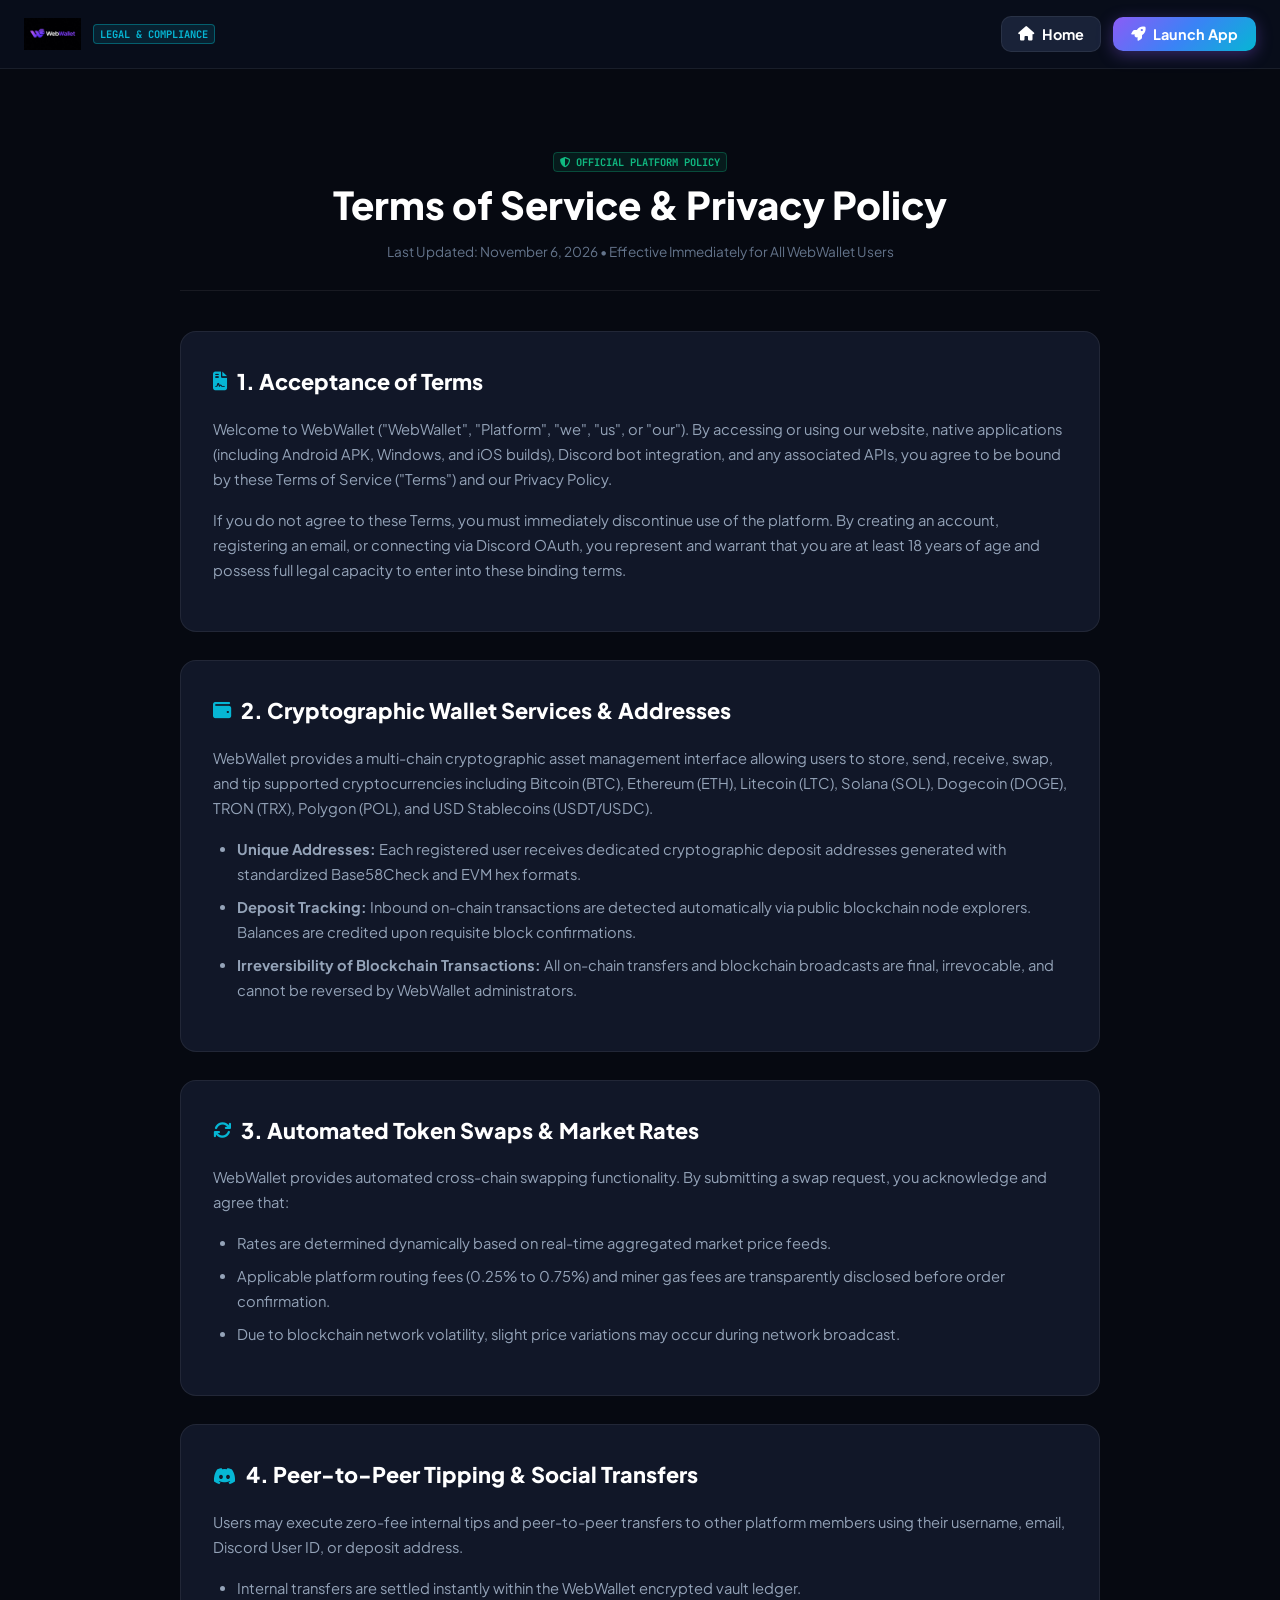
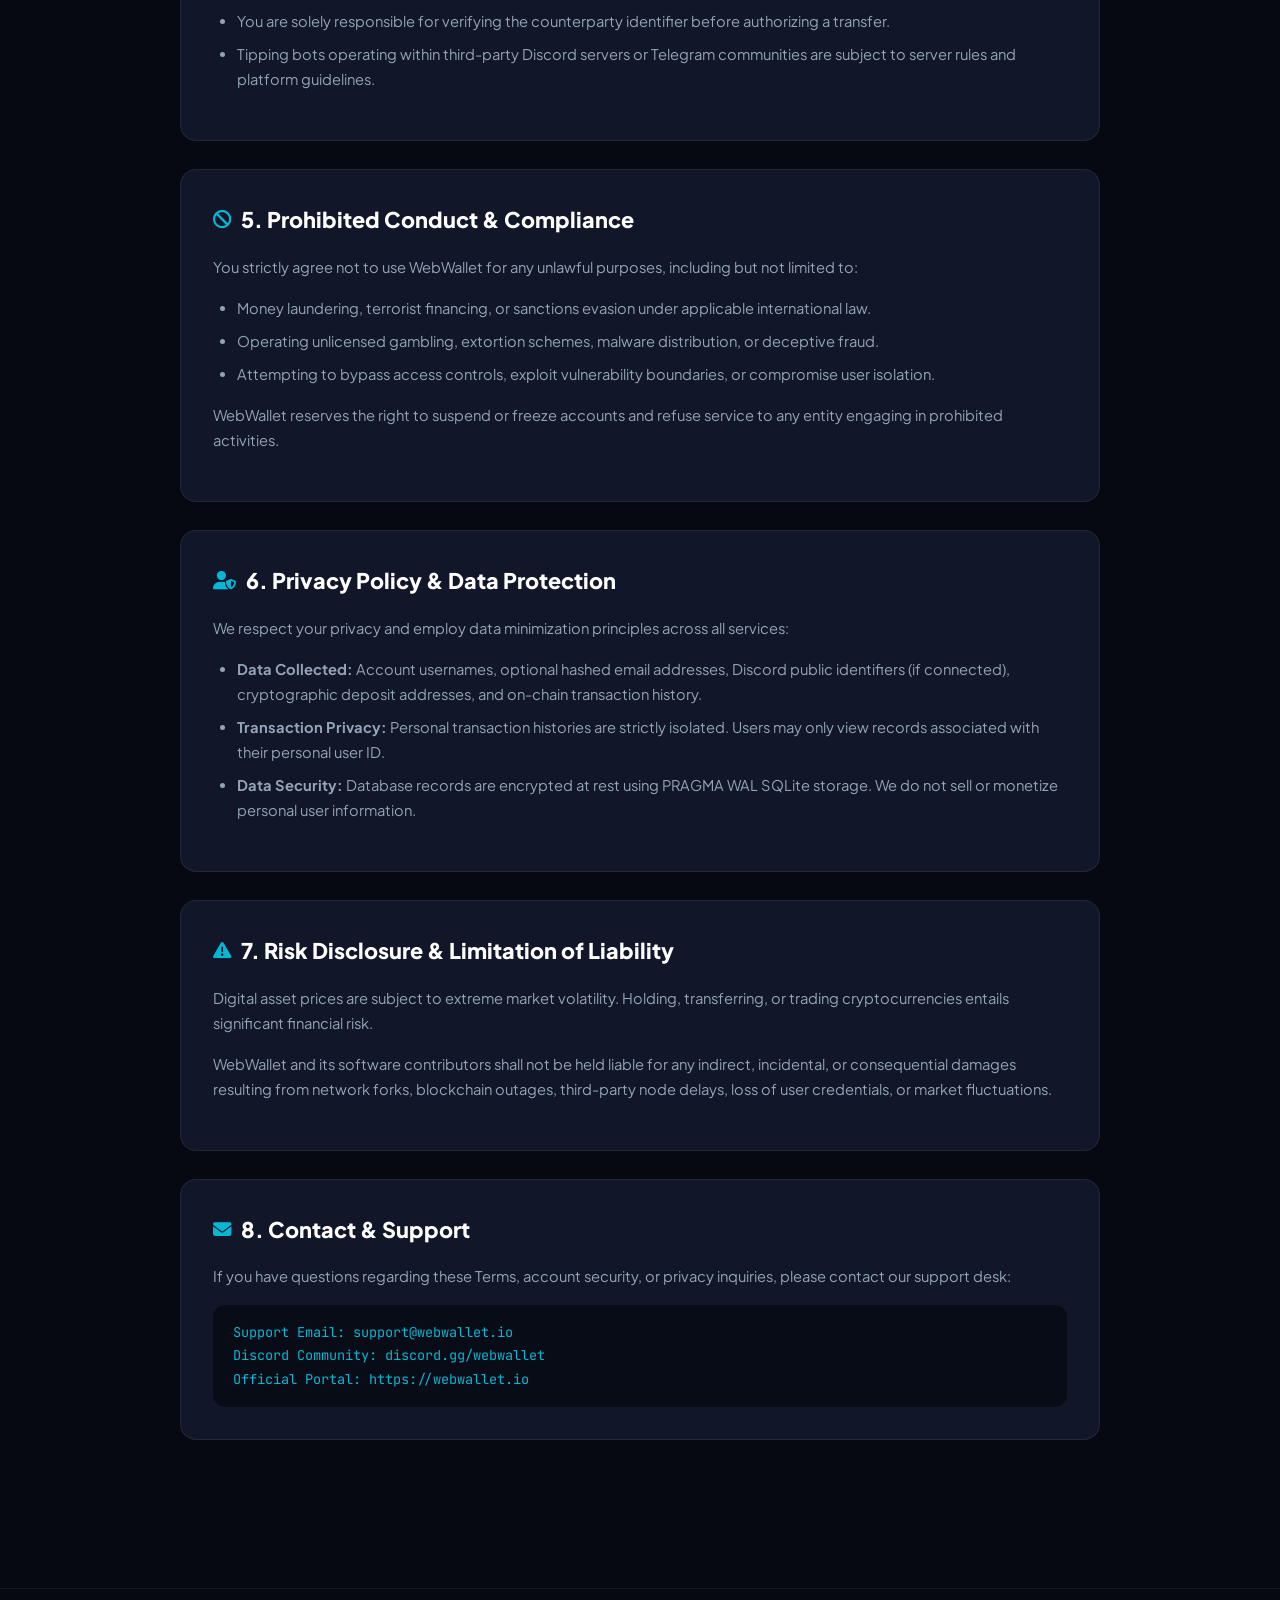
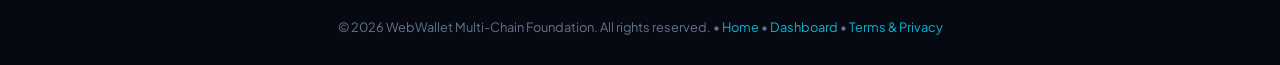
<file: templates/terms.html>
<!DOCTYPE html>
<html lang="en">
<head>
  <meta charset="UTF-8">
  <meta name="viewport" content="width=device-width, initial-scale=1.0">
  <title>Terms of Service &amp; Privacy Policy | WebWallet</title>
  <link rel="icon" href="/static/images/webwallet_icon.jpg">
  <link rel="stylesheet" href="/static/css/webwallet.css?v=2.7.4">
  <link rel="stylesheet" href="https://cdnjs.cloudflare.com/ajax/libs/font-awesome/6.4.0/css/all.min.css">
  <style>
    .legal-container {
      max-width: 960px;
      margin: 40px auto;
      padding: 0 20px 80px;
    }
    .legal-header {
      text-align: center;
      padding: 40px 0 30px;
      border-bottom: 1px solid var(--border-subtle);
      margin-bottom: 40px;
    }
    .legal-section {
      background: var(--bg-card);
      border: 1px solid var(--border-subtle);
      border-radius: 16px;
      padding: 32px;
      margin-bottom: 28px;
      line-height: 1.7;
    }
    .legal-section h2 {
      font-size: 1.35rem;
      font-weight: 800;
      color: #fff;
      margin-top: 0;
      margin-bottom: 16px;
      display: flex;
      align-items: center;
      gap: 10px;
    }
    .legal-section h2 i {
      color: var(--accent-cyan);
      font-size: 1.15rem;
    }
    .legal-section p {
      color: var(--text-secondary);
      font-size: 0.92rem;
      margin-bottom: 16px;
    }
    .legal-section ul {
      color: var(--text-secondary);
      font-size: 0.92rem;
      padding-left: 24px;
      margin-bottom: 16px;
    }
    .legal-section li {
      margin-bottom: 8px;
    }
    .legal-nav-bar {
      display: flex;
      justify-content: space-between;
      align-items: center;
      padding: 16px 24px;
      background: rgba(10, 15, 29, 0.85);
      backdrop-filter: blur(12px);
      -webkit-backdrop-filter: blur(12px);
      border-bottom: 1px solid var(--border-subtle);
      position: sticky;
      top: 0;
      z-index: 100;
    }

    @media (max-width: 768px) {
      .legal-container {
        margin: 20px auto;
        padding: 0 14px 60px;
      }
      .legal-section {
        padding: 20px 16px;
        border-radius: 12px;
      }
      .legal-header h1 {
        font-size: 1.8rem !important;
      }
      .legal-nav-bar {
        padding: 12px 14px;
      }
    }
  </style>
</head>
<body style="background:var(--bg-base); color:var(--text-main); font-family:var(--font-sans); display:block; width:100%; min-height:100vh; margin:0; padding:0;">

  <!-- Sticky Navbar -->
  <header class="legal-nav-bar">
    <div style="display:flex; align-items:center; gap:12px; cursor:pointer;" onclick="window.location.href='/'">
      <img src="/static/images/webwallet_logo.jpg" alt="WebWallet" style="height:32px; object-fit:contain;">
      <span class="brand-badge" style="color:var(--accent-cyan); border-color:rgba(0,242,254,0.3);">LEGAL &amp; COMPLIANCE</span>
    </div>
    <div style="display:flex; align-items:center; gap:12px;">
      <a href="/" class="btn-action" style="padding:8px 16px; text-decoration:none;"><i class="fa-solid fa-house"></i> Home</a>
      <a href="/app" class="btn-action primary" style="padding:8px 18px; text-decoration:none;"><i class="fa-solid fa-rocket"></i> Launch App</a>
    </div>
  </header>

  <div class="legal-container">
    <div class="legal-header">
      <span class="brand-badge" style="color:var(--accent-emerald); border-color:rgba(16,185,129,0.3); background:rgba(16,185,129,0.1); margin-bottom:12px;">
        <i class="fa-solid fa-shield-halved"></i> OFFICIAL PLATFORM POLICY
      </span>
      <h1 style="font-size:2.4rem; font-weight:800; margin:10px 0 14px; color:#fff;">Terms of Service &amp; Privacy Policy</h1>
      <div style="color:var(--text-muted); font-size:0.85rem;">
        Last Updated: November 6, 2026 • Effective Immediately for All WebWallet Users
      </div>
    </div>

    <!-- Section 1 -->
    <div class="legal-section">
      <h2><i class="fa-solid fa-file-contract"></i> 1. Acceptance of Terms</h2>
      <p>
        Welcome to WebWallet ("WebWallet", "Platform", "we", "us", or "our"). By accessing or using our website, native applications (including Android APK, Windows, and iOS builds), Discord bot integration, and any associated APIs, you agree to be bound by these Terms of Service ("Terms") and our Privacy Policy.
      </p>
      <p>
        If you do not agree to these Terms, you must immediately discontinue use of the platform. By creating an account, registering an email, or connecting via Discord OAuth, you represent and warrant that you are at least 18 years of age and possess full legal capacity to enter into these binding terms.
      </p>
    </div>

    <!-- Section 2 -->
    <div class="legal-section">
      <h2><i class="fa-solid fa-wallet"></i> 2. Cryptographic Wallet Services &amp; Addresses</h2>
      <p>
        WebWallet provides a multi-chain cryptographic asset management interface allowing users to store, send, receive, swap, and tip supported cryptocurrencies including Bitcoin (BTC), Ethereum (ETH), Litecoin (LTC), Solana (SOL), Dogecoin (DOGE), TRON (TRX), Polygon (POL), and USD Stablecoins (USDT/USDC).
      </p>
      <ul>
        <li><strong>Unique Addresses:</strong> Each registered user receives dedicated cryptographic deposit addresses generated with standardized Base58Check and EVM hex formats.</li>
        <li><strong>Deposit Tracking:</strong> Inbound on-chain transactions are detected automatically via public blockchain node explorers. Balances are credited upon requisite block confirmations.</li>
        <li><strong>Irreversibility of Blockchain Transactions:</strong> All on-chain transfers and blockchain broadcasts are final, irrevocable, and cannot be reversed by WebWallet administrators.</li>
      </ul>
    </div>

    <!-- Section 3 -->
    <div class="legal-section">
      <h2><i class="fa-solid fa-arrows-rotate"></i> 3. Automated Token Swaps &amp; Market Rates</h2>
      <p>
        WebWallet provides automated cross-chain swapping functionality. By submitting a swap request, you acknowledge and agree that:
      </p>
      <ul>
        <li>Rates are determined dynamically based on real-time aggregated market price feeds.</li>
        <li>Applicable platform routing fees (0.25% to 0.75%) and miner gas fees are transparently disclosed before order confirmation.</li>
        <li>Due to blockchain network volatility, slight price variations may occur during network broadcast.</li>
      </ul>
    </div>

    <!-- Section 4 -->
    <div class="legal-section">
      <h2><i class="fa-brands fa-discord"></i> 4. Peer-to-Peer Tipping &amp; Social Transfers</h2>
      <p>
        Users may execute zero-fee internal tips and peer-to-peer transfers to other platform members using their username, email, Discord User ID, or deposit address.
      </p>
      <ul>
        <li>Internal transfers are settled instantly within the WebWallet encrypted vault ledger.</li>
        <li>You are solely responsible for verifying the counterparty identifier before authorizing a transfer.</li>
        <li>Tipping bots operating within third-party Discord servers or Telegram communities are subject to server rules and platform guidelines.</li>
      </ul>
    </div>

    <!-- Section 5 -->
    <div class="legal-section">
      <h2><i class="fa-solid fa-ban"></i> 5. Prohibited Conduct &amp; Compliance</h2>
      <p>
        You strictly agree not to use WebWallet for any unlawful purposes, including but not limited to:
      </p>
      <ul>
        <li>Money laundering, terrorist financing, or sanctions evasion under applicable international law.</li>
        <li>Operating unlicensed gambling, extortion schemes, malware distribution, or deceptive fraud.</li>
        <li>Attempting to bypass access controls, exploit vulnerability boundaries, or compromise user isolation.</li>
      </ul>
      <p>
        WebWallet reserves the right to suspend or freeze accounts and refuse service to any entity engaging in prohibited activities.
      </p>
    </div>

    <!-- Section 6 -->
    <div class="legal-section" id="privacy">
      <h2><i class="fa-solid fa-user-shield"></i> 6. Privacy Policy &amp; Data Protection</h2>
      <p>
        We respect your privacy and employ data minimization principles across all services:
      </p>
      <ul>
        <li><strong>Data Collected:</strong> Account usernames, optional hashed email addresses, Discord public identifiers (if connected), cryptographic deposit addresses, and on-chain transaction history.</li>
        <li><strong>Transaction Privacy:</strong> Personal transaction histories are strictly isolated. Users may only view records associated with their personal user ID.</li>
        <li><strong>Data Security:</strong> Database records are encrypted at rest using PRAGMA WAL SQLite storage. We do not sell or monetize personal user information.</li>
      </ul>
    </div>

    <!-- Section 7 -->
    <div class="legal-section">
      <h2><i class="fa-solid fa-triangle-exclamation"></i> 7. Risk Disclosure &amp; Limitation of Liability</h2>
      <p>
        Digital asset prices are subject to extreme market volatility. Holding, transferring, or trading cryptocurrencies entails significant financial risk.
      </p>
      <p>
        WebWallet and its software contributors shall not be held liable for any indirect, incidental, or consequential damages resulting from network forks, blockchain outages, third-party node delays, loss of user credentials, or market fluctuations.
      </p>
    </div>

    <!-- Section 8 -->
    <div class="legal-section">
      <h2><i class="fa-solid fa-envelope"></i> 8. Contact &amp; Support</h2>
      <p>
        If you have questions regarding these Terms, account security, or privacy inquiries, please contact our support desk:
      </p>
      <div style="background:var(--bg-input); padding:16px 20px; border-radius:12px; font-family:var(--font-mono); font-size:0.85rem; color:var(--accent-cyan);">
        Support Email: support@webwallet.io<br>
        Discord Community: discord.gg/webwallet<br>
        Official Portal: https://webwallet.io
      </div>
    </div>
  </div>

  <footer style="text-align:center; padding:30px 20px; border-top:1px solid var(--border-subtle); color:var(--text-muted); font-size:0.8rem;">
    &copy; 2026 WebWallet Multi-Chain Foundation. All rights reserved. • <a href="/" style="color:var(--accent-cyan); text-decoration:none;">Home</a> • <a href="/app" style="color:var(--accent-cyan); text-decoration:none;">Dashboard</a> • <a href="/terms" style="color:var(--accent-cyan); text-decoration:none;">Terms &amp; Privacy</a>
  </footer>

</body>
</html>
</file>
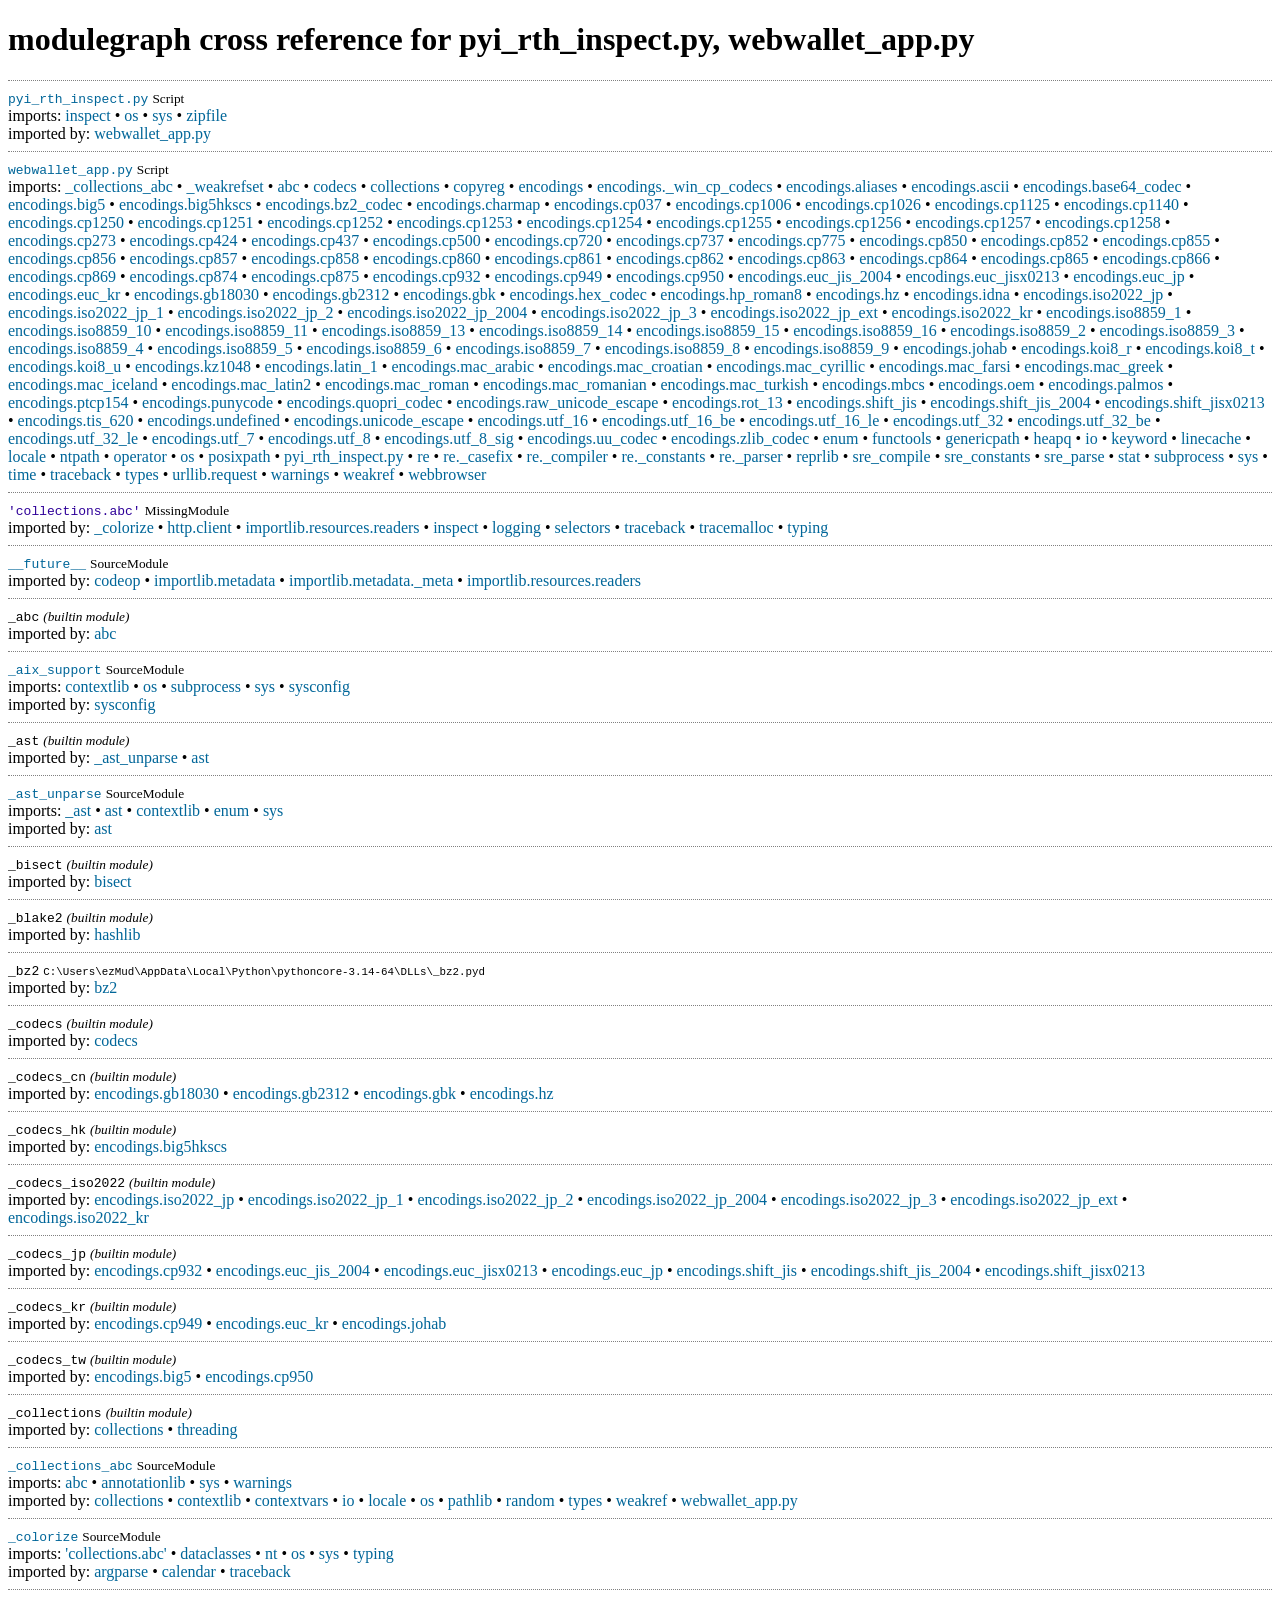
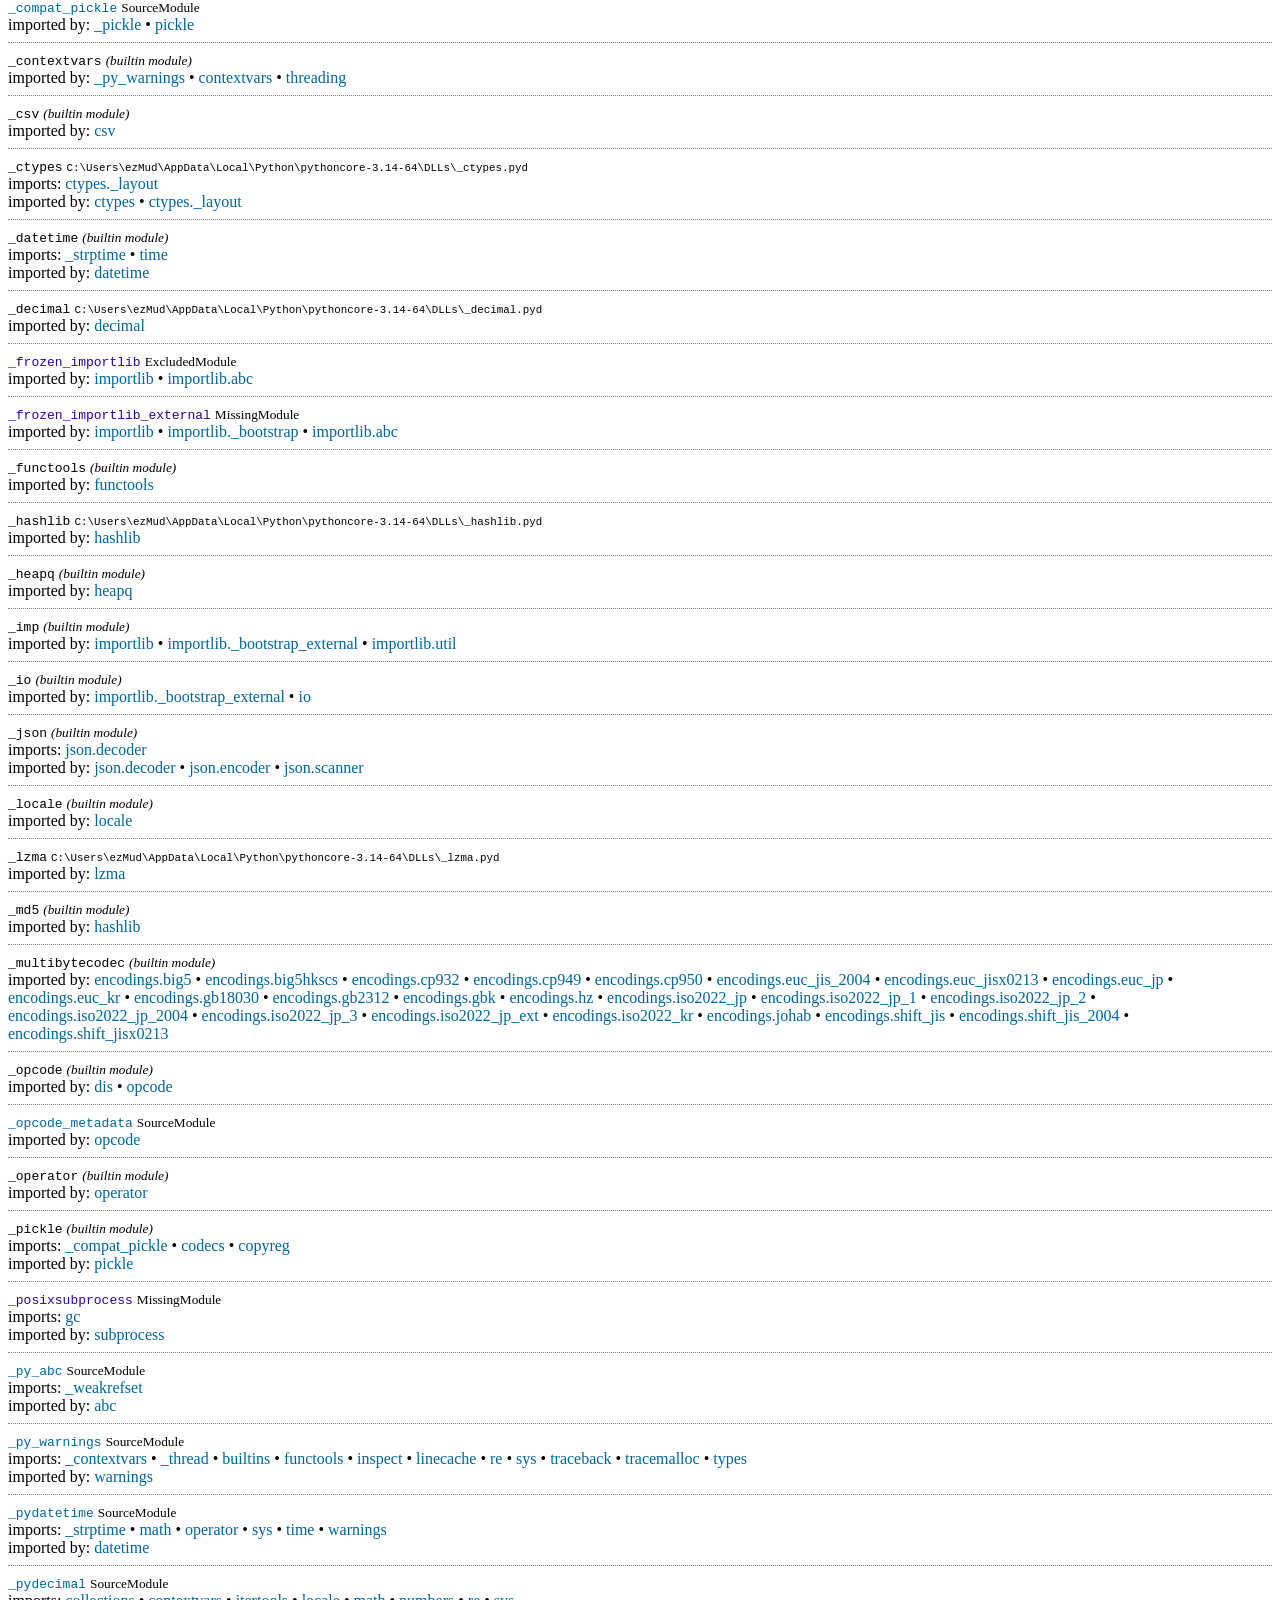
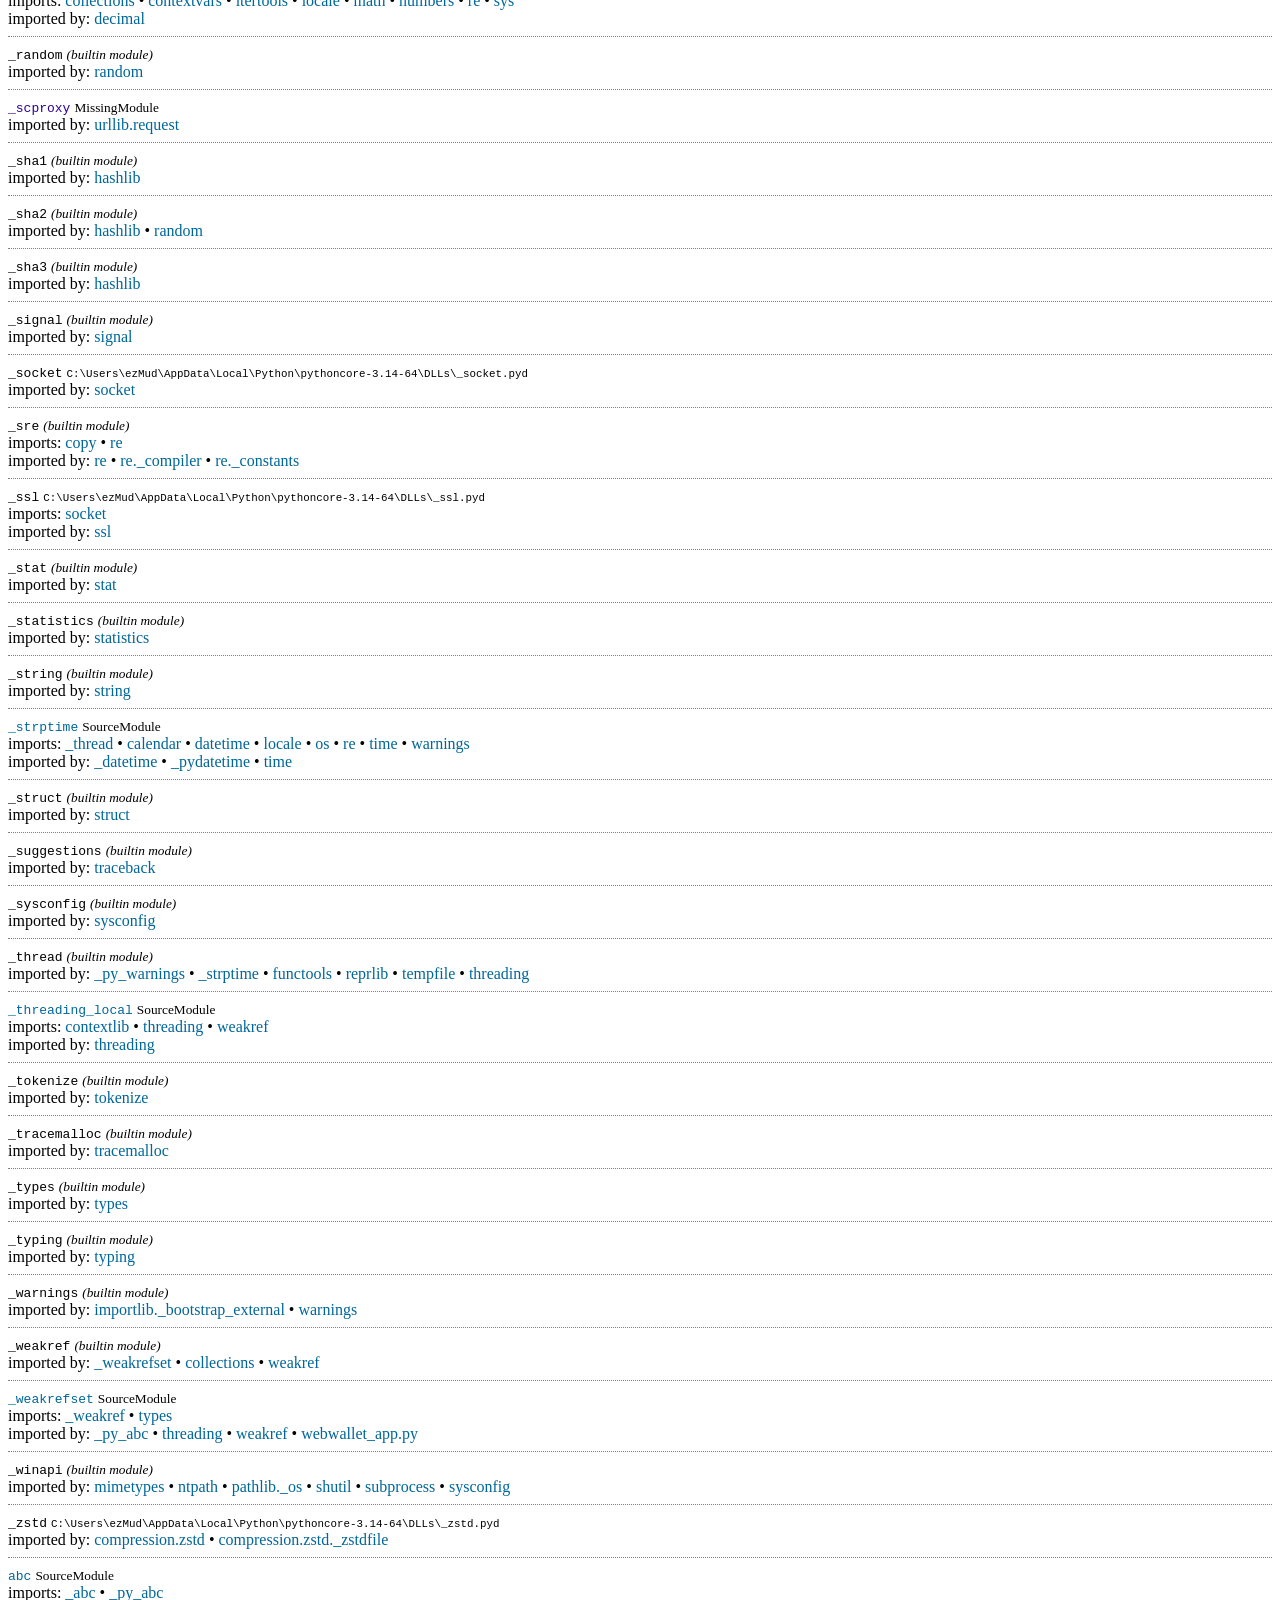
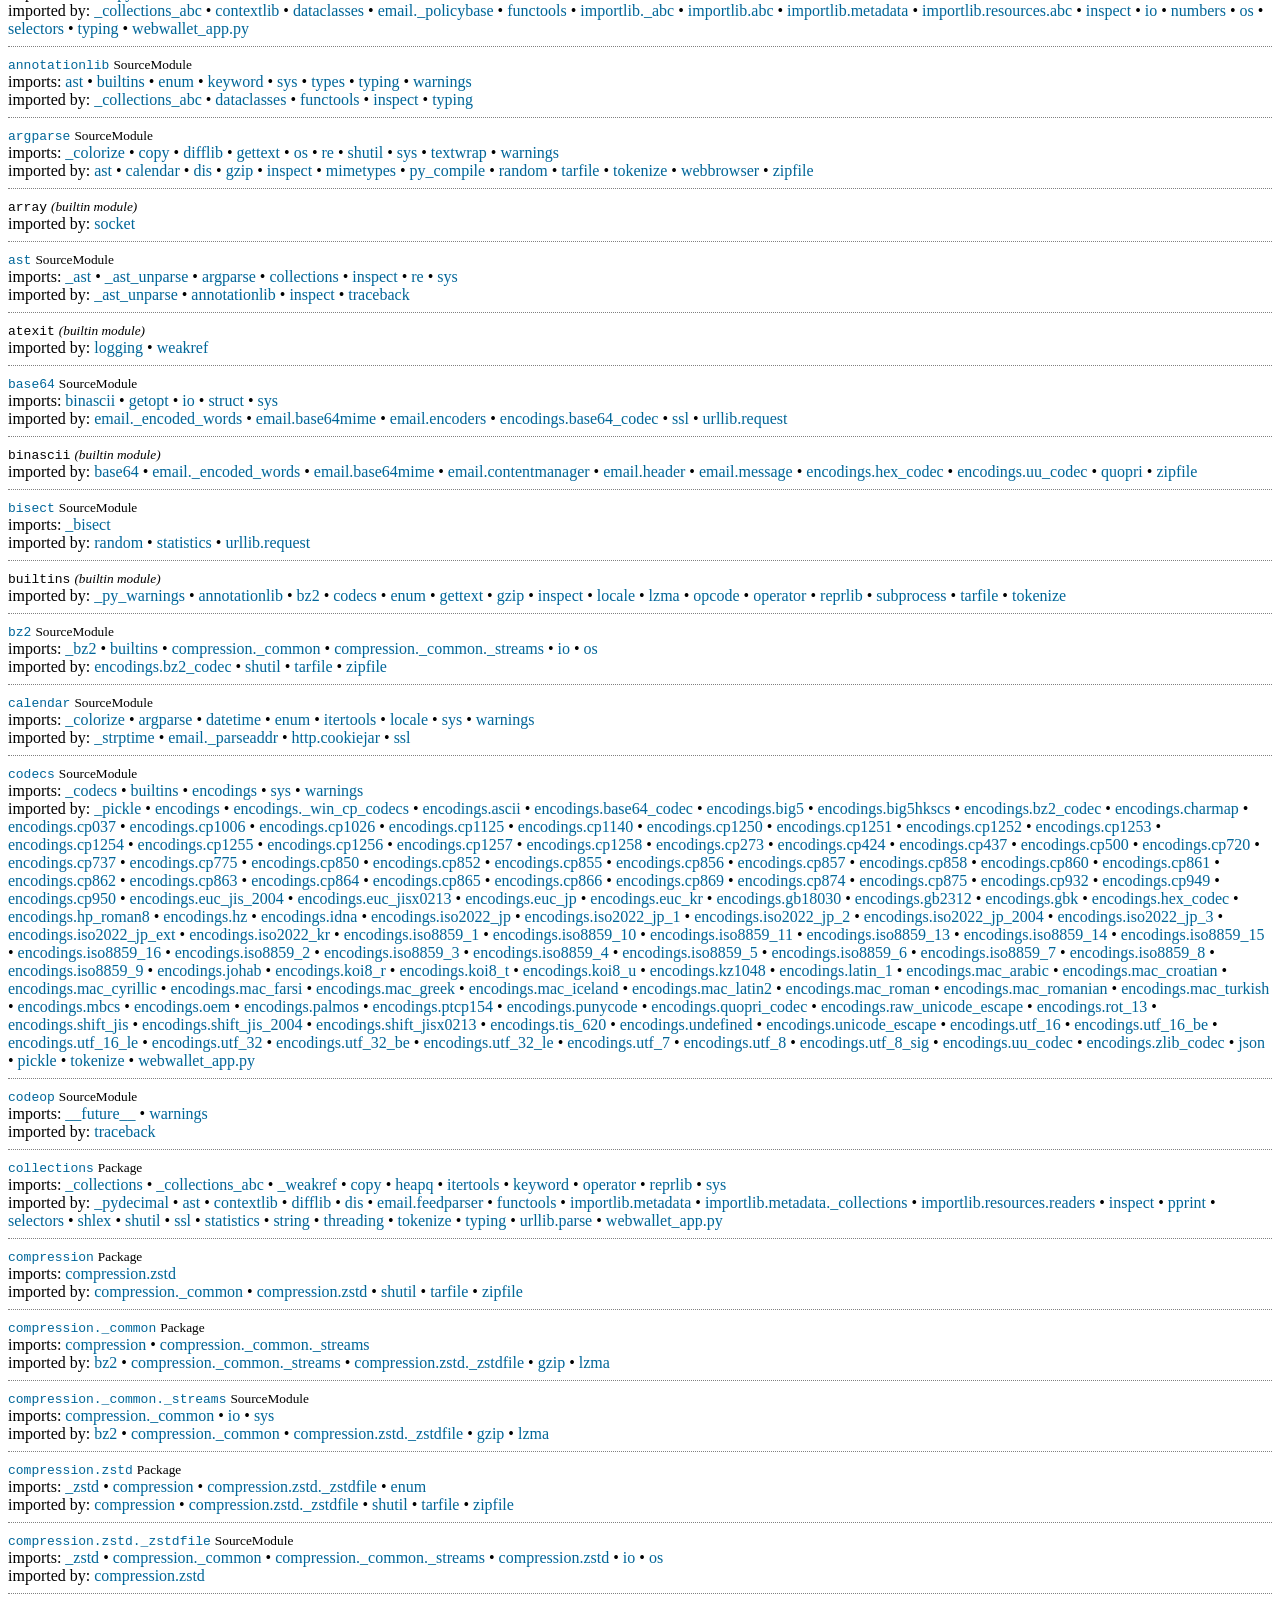
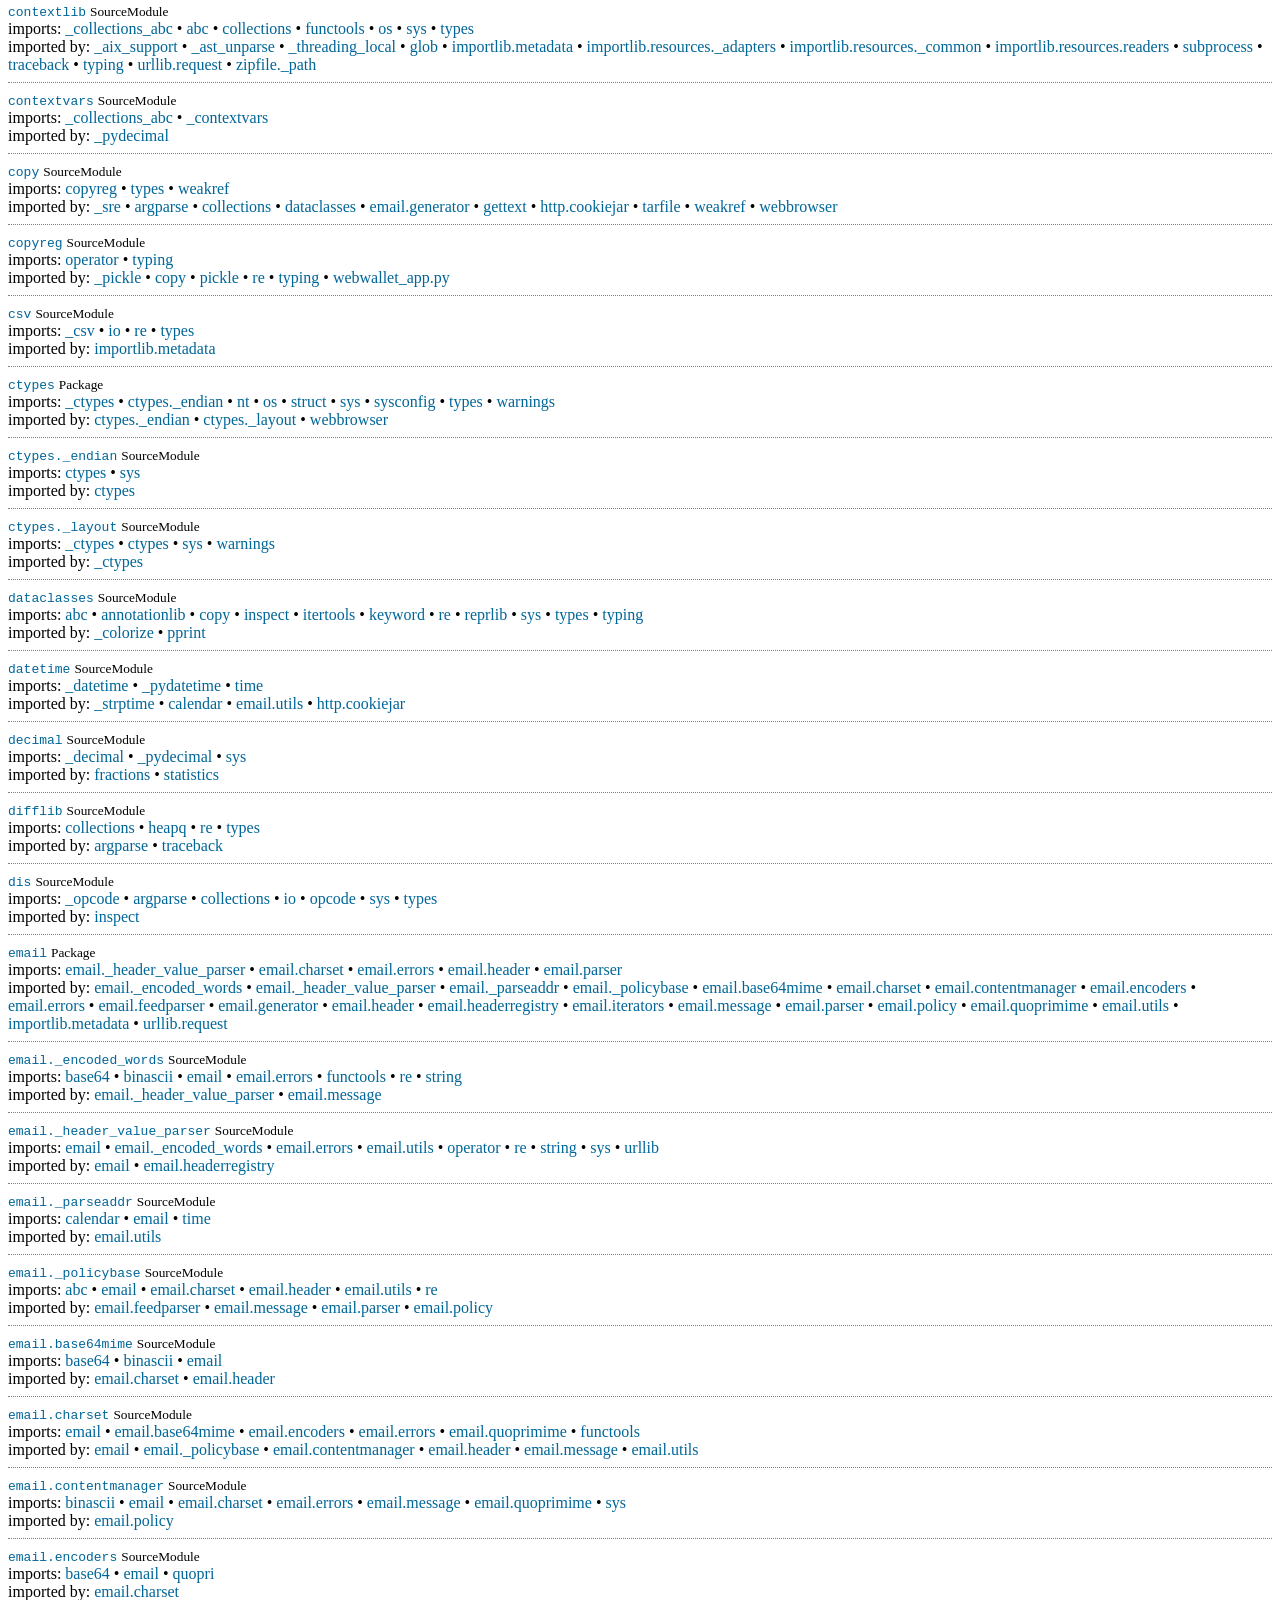
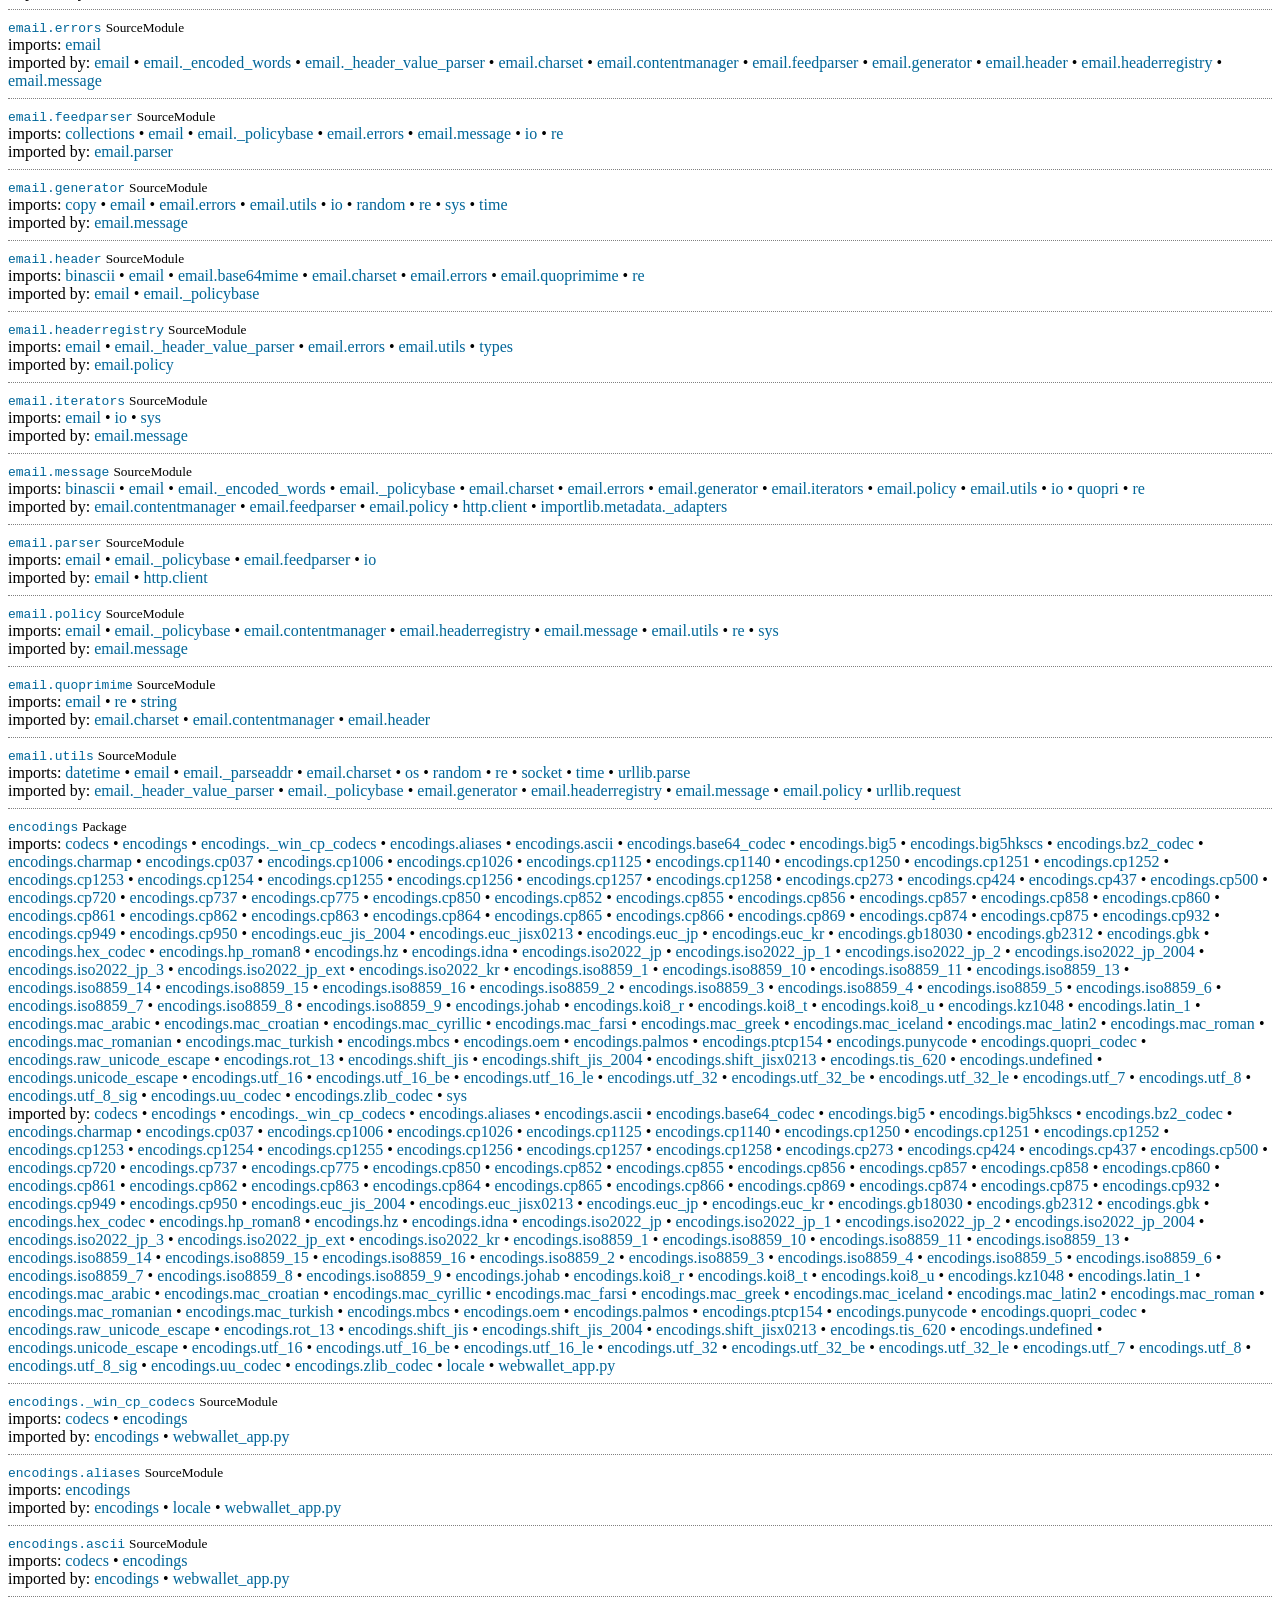
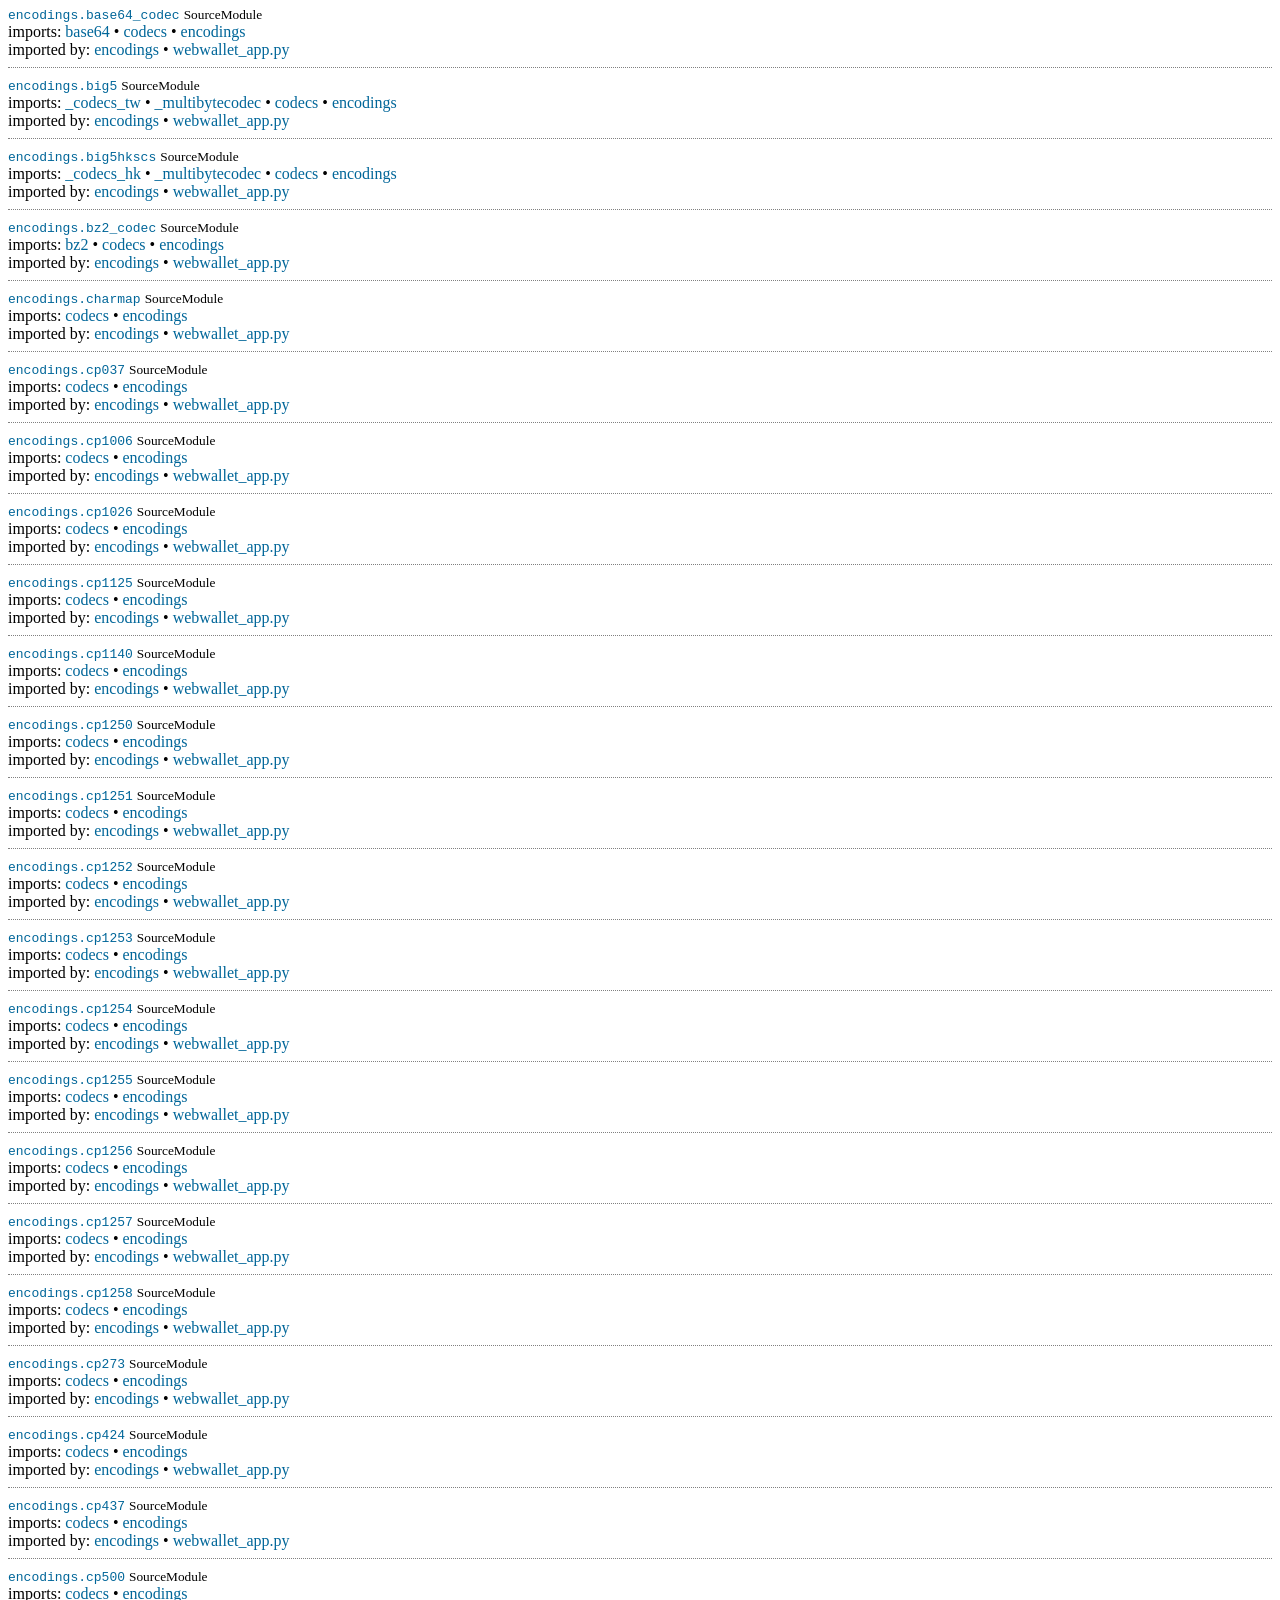
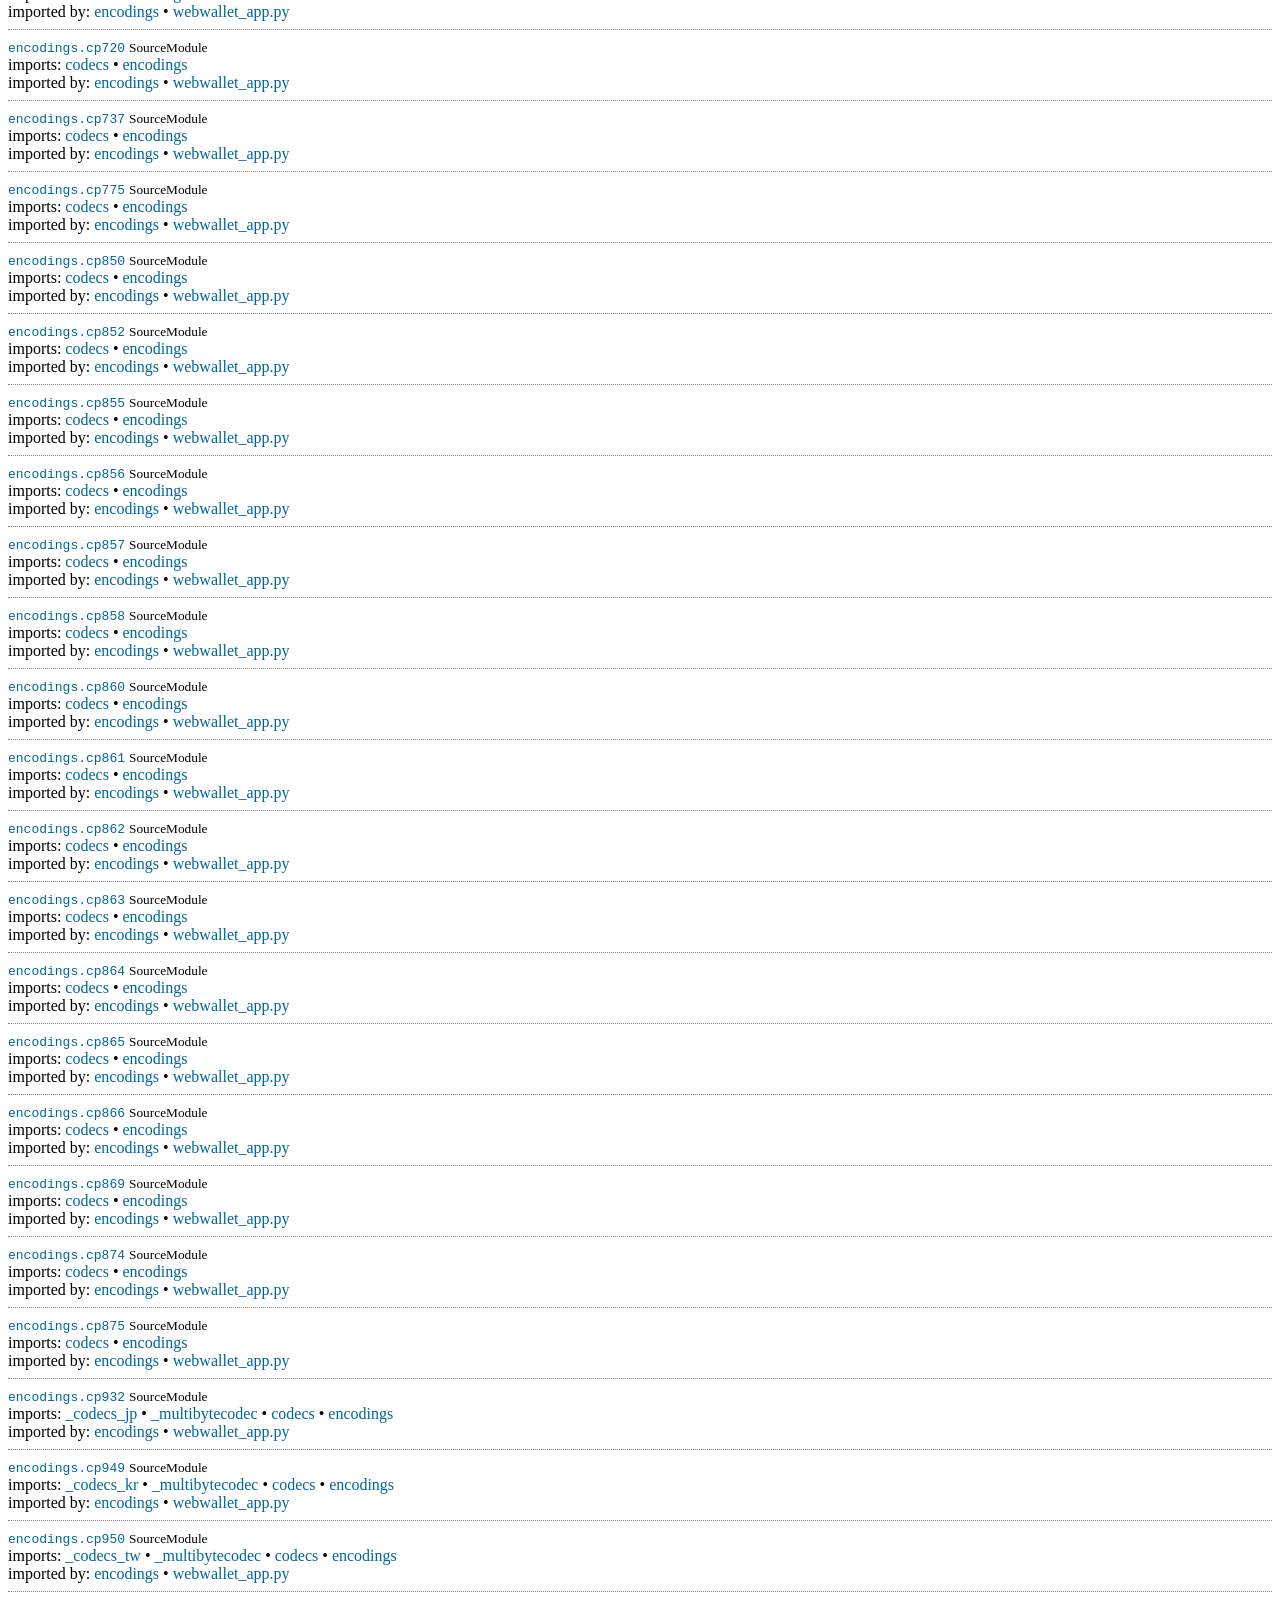
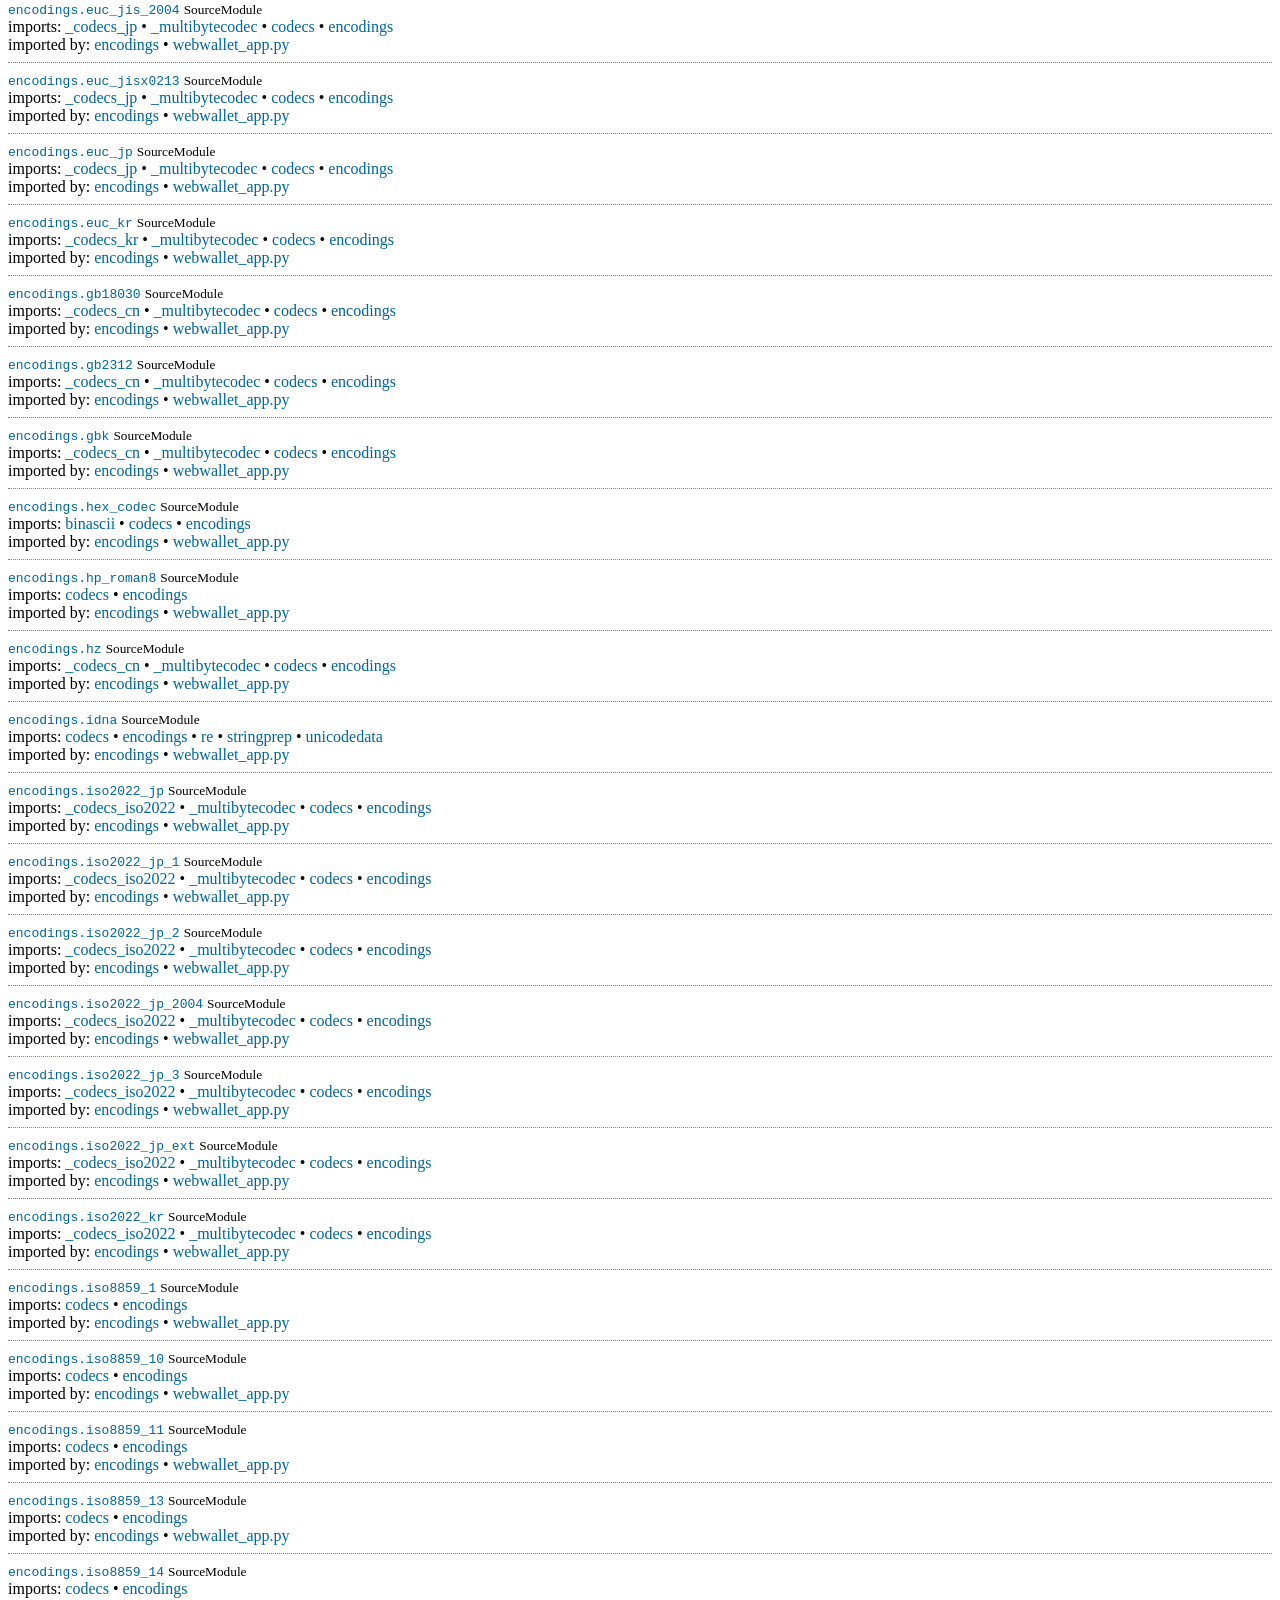
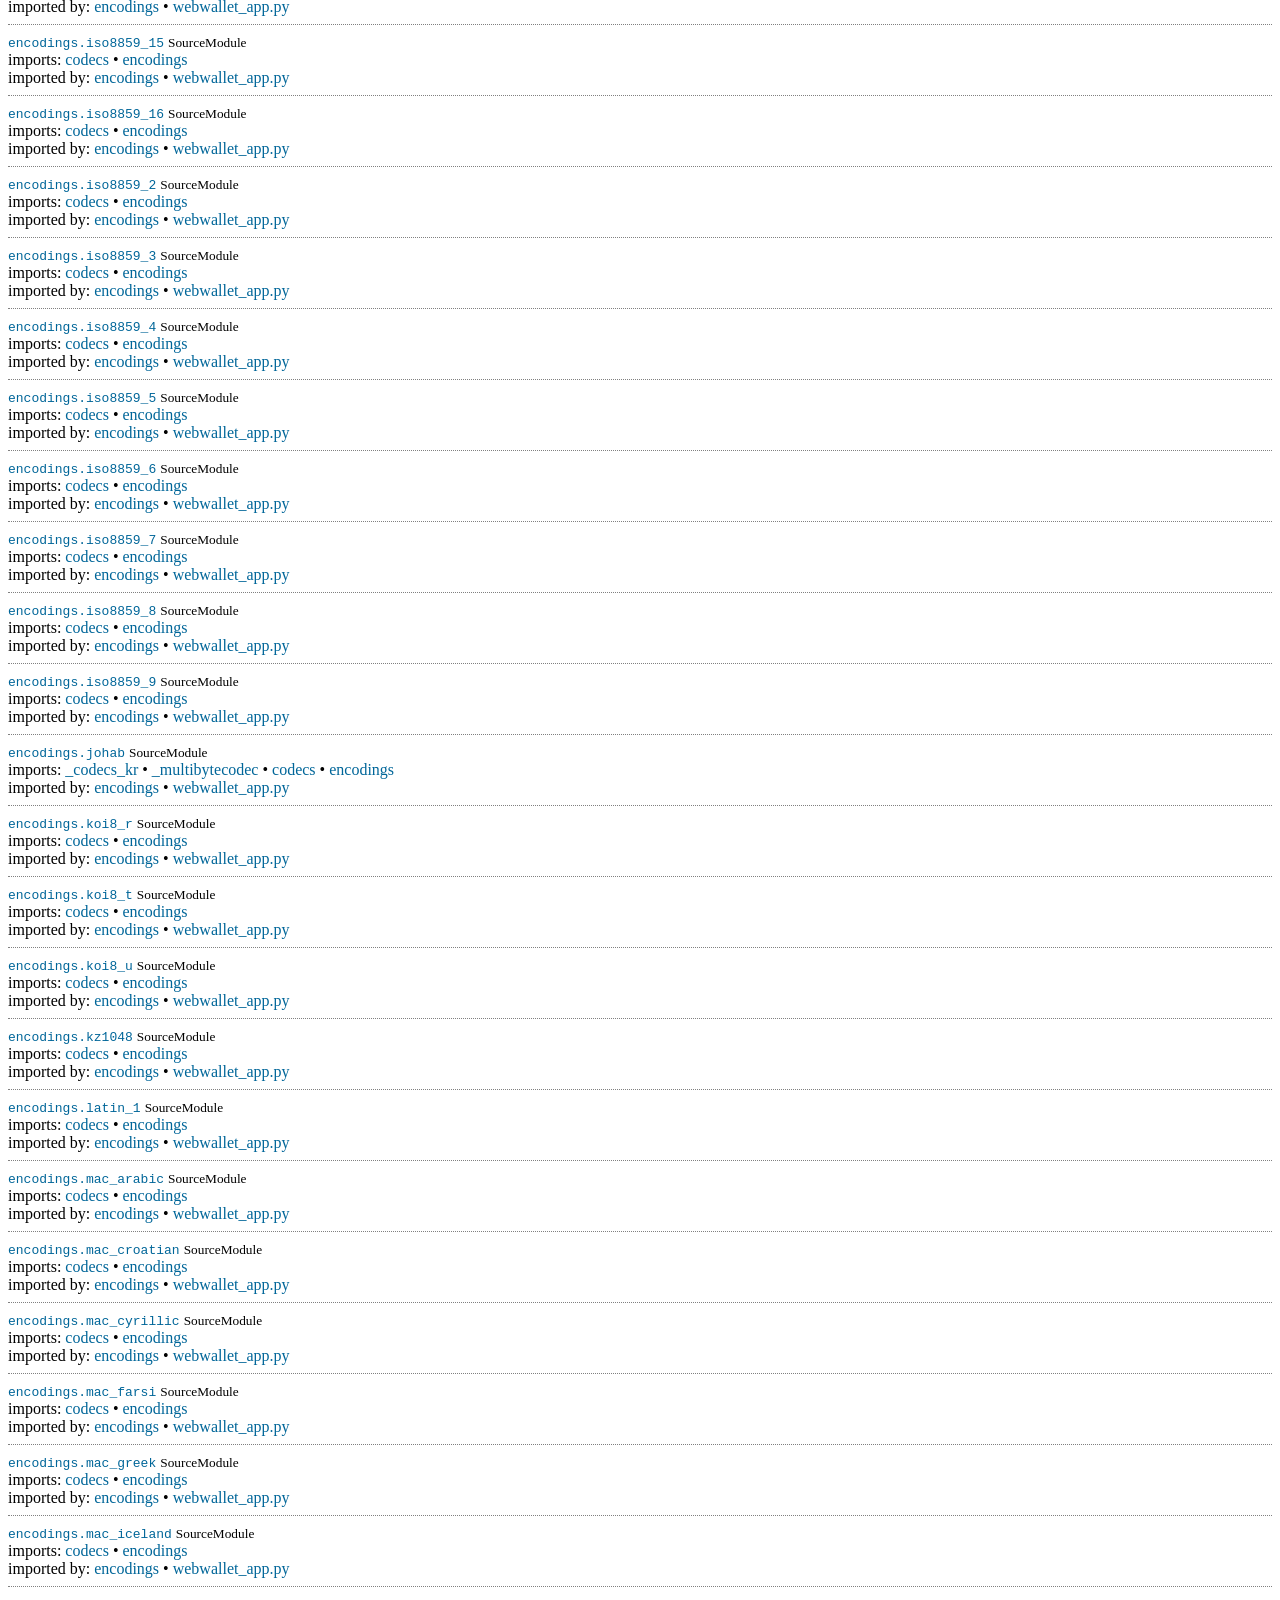
<file: build_desktop/work/WebWallet-Setup-2.6.4/xref-WebWallet-Setup-2.6.4.html>
<!DOCTYPE html>
<html>
  <head>
    <meta charset="UTF-8">
    <title>modulegraph cross reference for pyi_rth_inspect.py, webwallet_app.py</title>
    <style>
      .node { padding: 0.5em 0 0.5em; border-top: thin grey dotted; }
      .moduletype { font: smaller italic }
      .node a { text-decoration: none; color: #006699; }
      .node a:visited { text-decoration: none; color: #2f0099; }
    </style>
  </head>
  <body>
    <h1>modulegraph cross reference for pyi_rth_inspect.py, webwallet_app.py</h1>

<div class="node">
  <a name="pyi_rth_inspect.py"></a>
  <a target="code" href="///C:/Users/ezMud/AppData/Local/Python/pythoncore-3.14-64/Lib/site-packages/PyInstaller/hooks/rthooks/pyi_rth_inspect.py" type="text/plain"><tt>pyi_rth_inspect.py</tt></a>
<span class="moduletype">Script</span>  <div class="import">
imports:
    <a href="#inspect">inspect</a>
 &#8226;   <a href="#os">os</a>
 &#8226;   <a href="#sys">sys</a>
 &#8226;   <a href="#zipfile">zipfile</a>

  </div>
  <div class="import">
imported by:
    <a href="#webwallet_app.py">webwallet_app.py</a>

  </div>

</div>

<div class="node">
  <a name="webwallet_app.py"></a>
  <a target="code" href="///C:/Users/ezMud/.gemini/antigravity/scratch/LiteChain/build_desktop/webwallet_app.py" type="text/plain"><tt>webwallet_app.py</tt></a>
<span class="moduletype">Script</span>  <div class="import">
imports:
    <a href="#_collections_abc">_collections_abc</a>
 &#8226;   <a href="#_weakrefset">_weakrefset</a>
 &#8226;   <a href="#abc">abc</a>
 &#8226;   <a href="#codecs">codecs</a>
 &#8226;   <a href="#collections">collections</a>
 &#8226;   <a href="#copyreg">copyreg</a>
 &#8226;   <a href="#encodings">encodings</a>
 &#8226;   <a href="#encodings._win_cp_codecs">encodings._win_cp_codecs</a>
 &#8226;   <a href="#encodings.aliases">encodings.aliases</a>
 &#8226;   <a href="#encodings.ascii">encodings.ascii</a>
 &#8226;   <a href="#encodings.base64_codec">encodings.base64_codec</a>
 &#8226;   <a href="#encodings.big5">encodings.big5</a>
 &#8226;   <a href="#encodings.big5hkscs">encodings.big5hkscs</a>
 &#8226;   <a href="#encodings.bz2_codec">encodings.bz2_codec</a>
 &#8226;   <a href="#encodings.charmap">encodings.charmap</a>
 &#8226;   <a href="#encodings.cp037">encodings.cp037</a>
 &#8226;   <a href="#encodings.cp1006">encodings.cp1006</a>
 &#8226;   <a href="#encodings.cp1026">encodings.cp1026</a>
 &#8226;   <a href="#encodings.cp1125">encodings.cp1125</a>
 &#8226;   <a href="#encodings.cp1140">encodings.cp1140</a>
 &#8226;   <a href="#encodings.cp1250">encodings.cp1250</a>
 &#8226;   <a href="#encodings.cp1251">encodings.cp1251</a>
 &#8226;   <a href="#encodings.cp1252">encodings.cp1252</a>
 &#8226;   <a href="#encodings.cp1253">encodings.cp1253</a>
 &#8226;   <a href="#encodings.cp1254">encodings.cp1254</a>
 &#8226;   <a href="#encodings.cp1255">encodings.cp1255</a>
 &#8226;   <a href="#encodings.cp1256">encodings.cp1256</a>
 &#8226;   <a href="#encodings.cp1257">encodings.cp1257</a>
 &#8226;   <a href="#encodings.cp1258">encodings.cp1258</a>
 &#8226;   <a href="#encodings.cp273">encodings.cp273</a>
 &#8226;   <a href="#encodings.cp424">encodings.cp424</a>
 &#8226;   <a href="#encodings.cp437">encodings.cp437</a>
 &#8226;   <a href="#encodings.cp500">encodings.cp500</a>
 &#8226;   <a href="#encodings.cp720">encodings.cp720</a>
 &#8226;   <a href="#encodings.cp737">encodings.cp737</a>
 &#8226;   <a href="#encodings.cp775">encodings.cp775</a>
 &#8226;   <a href="#encodings.cp850">encodings.cp850</a>
 &#8226;   <a href="#encodings.cp852">encodings.cp852</a>
 &#8226;   <a href="#encodings.cp855">encodings.cp855</a>
 &#8226;   <a href="#encodings.cp856">encodings.cp856</a>
 &#8226;   <a href="#encodings.cp857">encodings.cp857</a>
 &#8226;   <a href="#encodings.cp858">encodings.cp858</a>
 &#8226;   <a href="#encodings.cp860">encodings.cp860</a>
 &#8226;   <a href="#encodings.cp861">encodings.cp861</a>
 &#8226;   <a href="#encodings.cp862">encodings.cp862</a>
 &#8226;   <a href="#encodings.cp863">encodings.cp863</a>
 &#8226;   <a href="#encodings.cp864">encodings.cp864</a>
 &#8226;   <a href="#encodings.cp865">encodings.cp865</a>
 &#8226;   <a href="#encodings.cp866">encodings.cp866</a>
 &#8226;   <a href="#encodings.cp869">encodings.cp869</a>
 &#8226;   <a href="#encodings.cp874">encodings.cp874</a>
 &#8226;   <a href="#encodings.cp875">encodings.cp875</a>
 &#8226;   <a href="#encodings.cp932">encodings.cp932</a>
 &#8226;   <a href="#encodings.cp949">encodings.cp949</a>
 &#8226;   <a href="#encodings.cp950">encodings.cp950</a>
 &#8226;   <a href="#encodings.euc_jis_2004">encodings.euc_jis_2004</a>
 &#8226;   <a href="#encodings.euc_jisx0213">encodings.euc_jisx0213</a>
 &#8226;   <a href="#encodings.euc_jp">encodings.euc_jp</a>
 &#8226;   <a href="#encodings.euc_kr">encodings.euc_kr</a>
 &#8226;   <a href="#encodings.gb18030">encodings.gb18030</a>
 &#8226;   <a href="#encodings.gb2312">encodings.gb2312</a>
 &#8226;   <a href="#encodings.gbk">encodings.gbk</a>
 &#8226;   <a href="#encodings.hex_codec">encodings.hex_codec</a>
 &#8226;   <a href="#encodings.hp_roman8">encodings.hp_roman8</a>
 &#8226;   <a href="#encodings.hz">encodings.hz</a>
 &#8226;   <a href="#encodings.idna">encodings.idna</a>
 &#8226;   <a href="#encodings.iso2022_jp">encodings.iso2022_jp</a>
 &#8226;   <a href="#encodings.iso2022_jp_1">encodings.iso2022_jp_1</a>
 &#8226;   <a href="#encodings.iso2022_jp_2">encodings.iso2022_jp_2</a>
 &#8226;   <a href="#encodings.iso2022_jp_2004">encodings.iso2022_jp_2004</a>
 &#8226;   <a href="#encodings.iso2022_jp_3">encodings.iso2022_jp_3</a>
 &#8226;   <a href="#encodings.iso2022_jp_ext">encodings.iso2022_jp_ext</a>
 &#8226;   <a href="#encodings.iso2022_kr">encodings.iso2022_kr</a>
 &#8226;   <a href="#encodings.iso8859_1">encodings.iso8859_1</a>
 &#8226;   <a href="#encodings.iso8859_10">encodings.iso8859_10</a>
 &#8226;   <a href="#encodings.iso8859_11">encodings.iso8859_11</a>
 &#8226;   <a href="#encodings.iso8859_13">encodings.iso8859_13</a>
 &#8226;   <a href="#encodings.iso8859_14">encodings.iso8859_14</a>
 &#8226;   <a href="#encodings.iso8859_15">encodings.iso8859_15</a>
 &#8226;   <a href="#encodings.iso8859_16">encodings.iso8859_16</a>
 &#8226;   <a href="#encodings.iso8859_2">encodings.iso8859_2</a>
 &#8226;   <a href="#encodings.iso8859_3">encodings.iso8859_3</a>
 &#8226;   <a href="#encodings.iso8859_4">encodings.iso8859_4</a>
 &#8226;   <a href="#encodings.iso8859_5">encodings.iso8859_5</a>
 &#8226;   <a href="#encodings.iso8859_6">encodings.iso8859_6</a>
 &#8226;   <a href="#encodings.iso8859_7">encodings.iso8859_7</a>
 &#8226;   <a href="#encodings.iso8859_8">encodings.iso8859_8</a>
 &#8226;   <a href="#encodings.iso8859_9">encodings.iso8859_9</a>
 &#8226;   <a href="#encodings.johab">encodings.johab</a>
 &#8226;   <a href="#encodings.koi8_r">encodings.koi8_r</a>
 &#8226;   <a href="#encodings.koi8_t">encodings.koi8_t</a>
 &#8226;   <a href="#encodings.koi8_u">encodings.koi8_u</a>
 &#8226;   <a href="#encodings.kz1048">encodings.kz1048</a>
 &#8226;   <a href="#encodings.latin_1">encodings.latin_1</a>
 &#8226;   <a href="#encodings.mac_arabic">encodings.mac_arabic</a>
 &#8226;   <a href="#encodings.mac_croatian">encodings.mac_croatian</a>
 &#8226;   <a href="#encodings.mac_cyrillic">encodings.mac_cyrillic</a>
 &#8226;   <a href="#encodings.mac_farsi">encodings.mac_farsi</a>
 &#8226;   <a href="#encodings.mac_greek">encodings.mac_greek</a>
 &#8226;   <a href="#encodings.mac_iceland">encodings.mac_iceland</a>
 &#8226;   <a href="#encodings.mac_latin2">encodings.mac_latin2</a>
 &#8226;   <a href="#encodings.mac_roman">encodings.mac_roman</a>
 &#8226;   <a href="#encodings.mac_romanian">encodings.mac_romanian</a>
 &#8226;   <a href="#encodings.mac_turkish">encodings.mac_turkish</a>
 &#8226;   <a href="#encodings.mbcs">encodings.mbcs</a>
 &#8226;   <a href="#encodings.oem">encodings.oem</a>
 &#8226;   <a href="#encodings.palmos">encodings.palmos</a>
 &#8226;   <a href="#encodings.ptcp154">encodings.ptcp154</a>
 &#8226;   <a href="#encodings.punycode">encodings.punycode</a>
 &#8226;   <a href="#encodings.quopri_codec">encodings.quopri_codec</a>
 &#8226;   <a href="#encodings.raw_unicode_escape">encodings.raw_unicode_escape</a>
 &#8226;   <a href="#encodings.rot_13">encodings.rot_13</a>
 &#8226;   <a href="#encodings.shift_jis">encodings.shift_jis</a>
 &#8226;   <a href="#encodings.shift_jis_2004">encodings.shift_jis_2004</a>
 &#8226;   <a href="#encodings.shift_jisx0213">encodings.shift_jisx0213</a>
 &#8226;   <a href="#encodings.tis_620">encodings.tis_620</a>
 &#8226;   <a href="#encodings.undefined">encodings.undefined</a>
 &#8226;   <a href="#encodings.unicode_escape">encodings.unicode_escape</a>
 &#8226;   <a href="#encodings.utf_16">encodings.utf_16</a>
 &#8226;   <a href="#encodings.utf_16_be">encodings.utf_16_be</a>
 &#8226;   <a href="#encodings.utf_16_le">encodings.utf_16_le</a>
 &#8226;   <a href="#encodings.utf_32">encodings.utf_32</a>
 &#8226;   <a href="#encodings.utf_32_be">encodings.utf_32_be</a>
 &#8226;   <a href="#encodings.utf_32_le">encodings.utf_32_le</a>
 &#8226;   <a href="#encodings.utf_7">encodings.utf_7</a>
 &#8226;   <a href="#encodings.utf_8">encodings.utf_8</a>
 &#8226;   <a href="#encodings.utf_8_sig">encodings.utf_8_sig</a>
 &#8226;   <a href="#encodings.uu_codec">encodings.uu_codec</a>
 &#8226;   <a href="#encodings.zlib_codec">encodings.zlib_codec</a>
 &#8226;   <a href="#enum">enum</a>
 &#8226;   <a href="#functools">functools</a>
 &#8226;   <a href="#genericpath">genericpath</a>
 &#8226;   <a href="#heapq">heapq</a>
 &#8226;   <a href="#io">io</a>
 &#8226;   <a href="#keyword">keyword</a>
 &#8226;   <a href="#linecache">linecache</a>
 &#8226;   <a href="#locale">locale</a>
 &#8226;   <a href="#ntpath">ntpath</a>
 &#8226;   <a href="#operator">operator</a>
 &#8226;   <a href="#os">os</a>
 &#8226;   <a href="#posixpath">posixpath</a>
 &#8226;   <a href="#pyi_rth_inspect.py">pyi_rth_inspect.py</a>
 &#8226;   <a href="#re">re</a>
 &#8226;   <a href="#re._casefix">re._casefix</a>
 &#8226;   <a href="#re._compiler">re._compiler</a>
 &#8226;   <a href="#re._constants">re._constants</a>
 &#8226;   <a href="#re._parser">re._parser</a>
 &#8226;   <a href="#reprlib">reprlib</a>
 &#8226;   <a href="#sre_compile">sre_compile</a>
 &#8226;   <a href="#sre_constants">sre_constants</a>
 &#8226;   <a href="#sre_parse">sre_parse</a>
 &#8226;   <a href="#stat">stat</a>
 &#8226;   <a href="#subprocess">subprocess</a>
 &#8226;   <a href="#sys">sys</a>
 &#8226;   <a href="#time">time</a>
 &#8226;   <a href="#traceback">traceback</a>
 &#8226;   <a href="#types">types</a>
 &#8226;   <a href="#urllib.request">urllib.request</a>
 &#8226;   <a href="#warnings">warnings</a>
 &#8226;   <a href="#weakref">weakref</a>
 &#8226;   <a href="#webbrowser">webbrowser</a>

  </div>

</div>

<div class="node">
  <a name="'collections.abc'"></a>
  <a target="code" href="" type="text/plain"><tt>'collections.abc'</tt></a>
<span class="moduletype">MissingModule</span>  <div class="import">
imported by:
    <a href="#_colorize">_colorize</a>
 &#8226;   <a href="#http.client">http.client</a>
 &#8226;   <a href="#importlib.resources.readers">importlib.resources.readers</a>
 &#8226;   <a href="#inspect">inspect</a>
 &#8226;   <a href="#logging">logging</a>
 &#8226;   <a href="#selectors">selectors</a>
 &#8226;   <a href="#traceback">traceback</a>
 &#8226;   <a href="#tracemalloc">tracemalloc</a>
 &#8226;   <a href="#typing">typing</a>

  </div>

</div>

<div class="node">
  <a name="__future__"></a>
  <a target="code" href="///C:/Users/ezMud/AppData/Local/Python/pythoncore-3.14-64/Lib/__future__.py" type="text/plain"><tt>__future__</tt></a>
<span class="moduletype">SourceModule</span>  <div class="import">
imported by:
    <a href="#codeop">codeop</a>
 &#8226;   <a href="#importlib.metadata">importlib.metadata</a>
 &#8226;   <a href="#importlib.metadata._meta">importlib.metadata._meta</a>
 &#8226;   <a href="#importlib.resources.readers">importlib.resources.readers</a>

  </div>

</div>

<div class="node">
  <a name="_abc"></a>
  <tt>_abc</tt> <span class="moduletype"><i>(builtin module)</i></span>  <div class="import">
imported by:
    <a href="#abc">abc</a>

  </div>

</div>

<div class="node">
  <a name="_aix_support"></a>
  <a target="code" href="///C:/Users/ezMud/AppData/Local/Python/pythoncore-3.14-64/Lib/_aix_support.py" type="text/plain"><tt>_aix_support</tt></a>
<span class="moduletype">SourceModule</span>  <div class="import">
imports:
    <a href="#contextlib">contextlib</a>
 &#8226;   <a href="#os">os</a>
 &#8226;   <a href="#subprocess">subprocess</a>
 &#8226;   <a href="#sys">sys</a>
 &#8226;   <a href="#sysconfig">sysconfig</a>

  </div>
  <div class="import">
imported by:
    <a href="#sysconfig">sysconfig</a>

  </div>

</div>

<div class="node">
  <a name="_ast"></a>
  <tt>_ast</tt> <span class="moduletype"><i>(builtin module)</i></span>  <div class="import">
imported by:
    <a href="#_ast_unparse">_ast_unparse</a>
 &#8226;   <a href="#ast">ast</a>

  </div>

</div>

<div class="node">
  <a name="_ast_unparse"></a>
  <a target="code" href="///C:/Users/ezMud/AppData/Local/Python/pythoncore-3.14-64/Lib/_ast_unparse.py" type="text/plain"><tt>_ast_unparse</tt></a>
<span class="moduletype">SourceModule</span>  <div class="import">
imports:
    <a href="#_ast">_ast</a>
 &#8226;   <a href="#ast">ast</a>
 &#8226;   <a href="#contextlib">contextlib</a>
 &#8226;   <a href="#enum">enum</a>
 &#8226;   <a href="#sys">sys</a>

  </div>
  <div class="import">
imported by:
    <a href="#ast">ast</a>

  </div>

</div>

<div class="node">
  <a name="_bisect"></a>
  <tt>_bisect</tt> <span class="moduletype"><i>(builtin module)</i></span>  <div class="import">
imported by:
    <a href="#bisect">bisect</a>

  </div>

</div>

<div class="node">
  <a name="_blake2"></a>
  <tt>_blake2</tt> <span class="moduletype"><i>(builtin module)</i></span>  <div class="import">
imported by:
    <a href="#hashlib">hashlib</a>

  </div>

</div>

<div class="node">
  <a name="_bz2"></a>
  <tt>_bz2</tt> <span class="moduletype"><tt>C:\Users\ezMud\AppData\Local\Python\pythoncore-3.14-64\DLLs\_bz2.pyd</tt></span>  <div class="import">
imported by:
    <a href="#bz2">bz2</a>

  </div>

</div>

<div class="node">
  <a name="_codecs"></a>
  <tt>_codecs</tt> <span class="moduletype"><i>(builtin module)</i></span>  <div class="import">
imported by:
    <a href="#codecs">codecs</a>

  </div>

</div>

<div class="node">
  <a name="_codecs_cn"></a>
  <tt>_codecs_cn</tt> <span class="moduletype"><i>(builtin module)</i></span>  <div class="import">
imported by:
    <a href="#encodings.gb18030">encodings.gb18030</a>
 &#8226;   <a href="#encodings.gb2312">encodings.gb2312</a>
 &#8226;   <a href="#encodings.gbk">encodings.gbk</a>
 &#8226;   <a href="#encodings.hz">encodings.hz</a>

  </div>

</div>

<div class="node">
  <a name="_codecs_hk"></a>
  <tt>_codecs_hk</tt> <span class="moduletype"><i>(builtin module)</i></span>  <div class="import">
imported by:
    <a href="#encodings.big5hkscs">encodings.big5hkscs</a>

  </div>

</div>

<div class="node">
  <a name="_codecs_iso2022"></a>
  <tt>_codecs_iso2022</tt> <span class="moduletype"><i>(builtin module)</i></span>  <div class="import">
imported by:
    <a href="#encodings.iso2022_jp">encodings.iso2022_jp</a>
 &#8226;   <a href="#encodings.iso2022_jp_1">encodings.iso2022_jp_1</a>
 &#8226;   <a href="#encodings.iso2022_jp_2">encodings.iso2022_jp_2</a>
 &#8226;   <a href="#encodings.iso2022_jp_2004">encodings.iso2022_jp_2004</a>
 &#8226;   <a href="#encodings.iso2022_jp_3">encodings.iso2022_jp_3</a>
 &#8226;   <a href="#encodings.iso2022_jp_ext">encodings.iso2022_jp_ext</a>
 &#8226;   <a href="#encodings.iso2022_kr">encodings.iso2022_kr</a>

  </div>

</div>

<div class="node">
  <a name="_codecs_jp"></a>
  <tt>_codecs_jp</tt> <span class="moduletype"><i>(builtin module)</i></span>  <div class="import">
imported by:
    <a href="#encodings.cp932">encodings.cp932</a>
 &#8226;   <a href="#encodings.euc_jis_2004">encodings.euc_jis_2004</a>
 &#8226;   <a href="#encodings.euc_jisx0213">encodings.euc_jisx0213</a>
 &#8226;   <a href="#encodings.euc_jp">encodings.euc_jp</a>
 &#8226;   <a href="#encodings.shift_jis">encodings.shift_jis</a>
 &#8226;   <a href="#encodings.shift_jis_2004">encodings.shift_jis_2004</a>
 &#8226;   <a href="#encodings.shift_jisx0213">encodings.shift_jisx0213</a>

  </div>

</div>

<div class="node">
  <a name="_codecs_kr"></a>
  <tt>_codecs_kr</tt> <span class="moduletype"><i>(builtin module)</i></span>  <div class="import">
imported by:
    <a href="#encodings.cp949">encodings.cp949</a>
 &#8226;   <a href="#encodings.euc_kr">encodings.euc_kr</a>
 &#8226;   <a href="#encodings.johab">encodings.johab</a>

  </div>

</div>

<div class="node">
  <a name="_codecs_tw"></a>
  <tt>_codecs_tw</tt> <span class="moduletype"><i>(builtin module)</i></span>  <div class="import">
imported by:
    <a href="#encodings.big5">encodings.big5</a>
 &#8226;   <a href="#encodings.cp950">encodings.cp950</a>

  </div>

</div>

<div class="node">
  <a name="_collections"></a>
  <tt>_collections</tt> <span class="moduletype"><i>(builtin module)</i></span>  <div class="import">
imported by:
    <a href="#collections">collections</a>
 &#8226;   <a href="#threading">threading</a>

  </div>

</div>

<div class="node">
  <a name="_collections_abc"></a>
  <a target="code" href="///C:/Users/ezMud/AppData/Local/Python/pythoncore-3.14-64/Lib/_collections_abc.py" type="text/plain"><tt>_collections_abc</tt></a>
<span class="moduletype">SourceModule</span>  <div class="import">
imports:
    <a href="#abc">abc</a>
 &#8226;   <a href="#annotationlib">annotationlib</a>
 &#8226;   <a href="#sys">sys</a>
 &#8226;   <a href="#warnings">warnings</a>

  </div>
  <div class="import">
imported by:
    <a href="#collections">collections</a>
 &#8226;   <a href="#contextlib">contextlib</a>
 &#8226;   <a href="#contextvars">contextvars</a>
 &#8226;   <a href="#io">io</a>
 &#8226;   <a href="#locale">locale</a>
 &#8226;   <a href="#os">os</a>
 &#8226;   <a href="#pathlib">pathlib</a>
 &#8226;   <a href="#random">random</a>
 &#8226;   <a href="#types">types</a>
 &#8226;   <a href="#weakref">weakref</a>
 &#8226;   <a href="#webwallet_app.py">webwallet_app.py</a>

  </div>

</div>

<div class="node">
  <a name="_colorize"></a>
  <a target="code" href="///C:/Users/ezMud/AppData/Local/Python/pythoncore-3.14-64/Lib/_colorize.py" type="text/plain"><tt>_colorize</tt></a>
<span class="moduletype">SourceModule</span>  <div class="import">
imports:
    <a href="#'collections.abc'">'collections.abc'</a>
 &#8226;   <a href="#dataclasses">dataclasses</a>
 &#8226;   <a href="#nt">nt</a>
 &#8226;   <a href="#os">os</a>
 &#8226;   <a href="#sys">sys</a>
 &#8226;   <a href="#typing">typing</a>

  </div>
  <div class="import">
imported by:
    <a href="#argparse">argparse</a>
 &#8226;   <a href="#calendar">calendar</a>
 &#8226;   <a href="#traceback">traceback</a>

  </div>

</div>

<div class="node">
  <a name="_compat_pickle"></a>
  <a target="code" href="///C:/Users/ezMud/AppData/Local/Python/pythoncore-3.14-64/Lib/_compat_pickle.py" type="text/plain"><tt>_compat_pickle</tt></a>
<span class="moduletype">SourceModule</span>  <div class="import">
imported by:
    <a href="#_pickle">_pickle</a>
 &#8226;   <a href="#pickle">pickle</a>

  </div>

</div>

<div class="node">
  <a name="_contextvars"></a>
  <tt>_contextvars</tt> <span class="moduletype"><i>(builtin module)</i></span>  <div class="import">
imported by:
    <a href="#_py_warnings">_py_warnings</a>
 &#8226;   <a href="#contextvars">contextvars</a>
 &#8226;   <a href="#threading">threading</a>

  </div>

</div>

<div class="node">
  <a name="_csv"></a>
  <tt>_csv</tt> <span class="moduletype"><i>(builtin module)</i></span>  <div class="import">
imported by:
    <a href="#csv">csv</a>

  </div>

</div>

<div class="node">
  <a name="_ctypes"></a>
  <tt>_ctypes</tt> <span class="moduletype"><tt>C:\Users\ezMud\AppData\Local\Python\pythoncore-3.14-64\DLLs\_ctypes.pyd</tt></span>  <div class="import">
imports:
    <a href="#ctypes._layout">ctypes._layout</a>

  </div>
  <div class="import">
imported by:
    <a href="#ctypes">ctypes</a>
 &#8226;   <a href="#ctypes._layout">ctypes._layout</a>

  </div>

</div>

<div class="node">
  <a name="_datetime"></a>
  <tt>_datetime</tt> <span class="moduletype"><i>(builtin module)</i></span>  <div class="import">
imports:
    <a href="#_strptime">_strptime</a>
 &#8226;   <a href="#time">time</a>

  </div>
  <div class="import">
imported by:
    <a href="#datetime">datetime</a>

  </div>

</div>

<div class="node">
  <a name="_decimal"></a>
  <tt>_decimal</tt> <span class="moduletype"><tt>C:\Users\ezMud\AppData\Local\Python\pythoncore-3.14-64\DLLs\_decimal.pyd</tt></span>  <div class="import">
imported by:
    <a href="#decimal">decimal</a>

  </div>

</div>

<div class="node">
  <a name="_frozen_importlib"></a>
  <a target="code" href="" type="text/plain"><tt>_frozen_importlib</tt></a>
<span class="moduletype">ExcludedModule</span>  <div class="import">
imported by:
    <a href="#importlib">importlib</a>
 &#8226;   <a href="#importlib.abc">importlib.abc</a>

  </div>

</div>

<div class="node">
  <a name="_frozen_importlib_external"></a>
  <a target="code" href="" type="text/plain"><tt>_frozen_importlib_external</tt></a>
<span class="moduletype">MissingModule</span>  <div class="import">
imported by:
    <a href="#importlib">importlib</a>
 &#8226;   <a href="#importlib._bootstrap">importlib._bootstrap</a>
 &#8226;   <a href="#importlib.abc">importlib.abc</a>

  </div>

</div>

<div class="node">
  <a name="_functools"></a>
  <tt>_functools</tt> <span class="moduletype"><i>(builtin module)</i></span>  <div class="import">
imported by:
    <a href="#functools">functools</a>

  </div>

</div>

<div class="node">
  <a name="_hashlib"></a>
  <tt>_hashlib</tt> <span class="moduletype"><tt>C:\Users\ezMud\AppData\Local\Python\pythoncore-3.14-64\DLLs\_hashlib.pyd</tt></span>  <div class="import">
imported by:
    <a href="#hashlib">hashlib</a>

  </div>

</div>

<div class="node">
  <a name="_heapq"></a>
  <tt>_heapq</tt> <span class="moduletype"><i>(builtin module)</i></span>  <div class="import">
imported by:
    <a href="#heapq">heapq</a>

  </div>

</div>

<div class="node">
  <a name="_imp"></a>
  <tt>_imp</tt> <span class="moduletype"><i>(builtin module)</i></span>  <div class="import">
imported by:
    <a href="#importlib">importlib</a>
 &#8226;   <a href="#importlib._bootstrap_external">importlib._bootstrap_external</a>
 &#8226;   <a href="#importlib.util">importlib.util</a>

  </div>

</div>

<div class="node">
  <a name="_io"></a>
  <tt>_io</tt> <span class="moduletype"><i>(builtin module)</i></span>  <div class="import">
imported by:
    <a href="#importlib._bootstrap_external">importlib._bootstrap_external</a>
 &#8226;   <a href="#io">io</a>

  </div>

</div>

<div class="node">
  <a name="_json"></a>
  <tt>_json</tt> <span class="moduletype"><i>(builtin module)</i></span>  <div class="import">
imports:
    <a href="#json.decoder">json.decoder</a>

  </div>
  <div class="import">
imported by:
    <a href="#json.decoder">json.decoder</a>
 &#8226;   <a href="#json.encoder">json.encoder</a>
 &#8226;   <a href="#json.scanner">json.scanner</a>

  </div>

</div>

<div class="node">
  <a name="_locale"></a>
  <tt>_locale</tt> <span class="moduletype"><i>(builtin module)</i></span>  <div class="import">
imported by:
    <a href="#locale">locale</a>

  </div>

</div>

<div class="node">
  <a name="_lzma"></a>
  <tt>_lzma</tt> <span class="moduletype"><tt>C:\Users\ezMud\AppData\Local\Python\pythoncore-3.14-64\DLLs\_lzma.pyd</tt></span>  <div class="import">
imported by:
    <a href="#lzma">lzma</a>

  </div>

</div>

<div class="node">
  <a name="_md5"></a>
  <tt>_md5</tt> <span class="moduletype"><i>(builtin module)</i></span>  <div class="import">
imported by:
    <a href="#hashlib">hashlib</a>

  </div>

</div>

<div class="node">
  <a name="_multibytecodec"></a>
  <tt>_multibytecodec</tt> <span class="moduletype"><i>(builtin module)</i></span>  <div class="import">
imported by:
    <a href="#encodings.big5">encodings.big5</a>
 &#8226;   <a href="#encodings.big5hkscs">encodings.big5hkscs</a>
 &#8226;   <a href="#encodings.cp932">encodings.cp932</a>
 &#8226;   <a href="#encodings.cp949">encodings.cp949</a>
 &#8226;   <a href="#encodings.cp950">encodings.cp950</a>
 &#8226;   <a href="#encodings.euc_jis_2004">encodings.euc_jis_2004</a>
 &#8226;   <a href="#encodings.euc_jisx0213">encodings.euc_jisx0213</a>
 &#8226;   <a href="#encodings.euc_jp">encodings.euc_jp</a>
 &#8226;   <a href="#encodings.euc_kr">encodings.euc_kr</a>
 &#8226;   <a href="#encodings.gb18030">encodings.gb18030</a>
 &#8226;   <a href="#encodings.gb2312">encodings.gb2312</a>
 &#8226;   <a href="#encodings.gbk">encodings.gbk</a>
 &#8226;   <a href="#encodings.hz">encodings.hz</a>
 &#8226;   <a href="#encodings.iso2022_jp">encodings.iso2022_jp</a>
 &#8226;   <a href="#encodings.iso2022_jp_1">encodings.iso2022_jp_1</a>
 &#8226;   <a href="#encodings.iso2022_jp_2">encodings.iso2022_jp_2</a>
 &#8226;   <a href="#encodings.iso2022_jp_2004">encodings.iso2022_jp_2004</a>
 &#8226;   <a href="#encodings.iso2022_jp_3">encodings.iso2022_jp_3</a>
 &#8226;   <a href="#encodings.iso2022_jp_ext">encodings.iso2022_jp_ext</a>
 &#8226;   <a href="#encodings.iso2022_kr">encodings.iso2022_kr</a>
 &#8226;   <a href="#encodings.johab">encodings.johab</a>
 &#8226;   <a href="#encodings.shift_jis">encodings.shift_jis</a>
 &#8226;   <a href="#encodings.shift_jis_2004">encodings.shift_jis_2004</a>
 &#8226;   <a href="#encodings.shift_jisx0213">encodings.shift_jisx0213</a>

  </div>

</div>

<div class="node">
  <a name="_opcode"></a>
  <tt>_opcode</tt> <span class="moduletype"><i>(builtin module)</i></span>  <div class="import">
imported by:
    <a href="#dis">dis</a>
 &#8226;   <a href="#opcode">opcode</a>

  </div>

</div>

<div class="node">
  <a name="_opcode_metadata"></a>
  <a target="code" href="///C:/Users/ezMud/AppData/Local/Python/pythoncore-3.14-64/Lib/_opcode_metadata.py" type="text/plain"><tt>_opcode_metadata</tt></a>
<span class="moduletype">SourceModule</span>  <div class="import">
imported by:
    <a href="#opcode">opcode</a>

  </div>

</div>

<div class="node">
  <a name="_operator"></a>
  <tt>_operator</tt> <span class="moduletype"><i>(builtin module)</i></span>  <div class="import">
imported by:
    <a href="#operator">operator</a>

  </div>

</div>

<div class="node">
  <a name="_pickle"></a>
  <tt>_pickle</tt> <span class="moduletype"><i>(builtin module)</i></span>  <div class="import">
imports:
    <a href="#_compat_pickle">_compat_pickle</a>
 &#8226;   <a href="#codecs">codecs</a>
 &#8226;   <a href="#copyreg">copyreg</a>

  </div>
  <div class="import">
imported by:
    <a href="#pickle">pickle</a>

  </div>

</div>

<div class="node">
  <a name="_posixsubprocess"></a>
  <a target="code" href="" type="text/plain"><tt>_posixsubprocess</tt></a>
<span class="moduletype">MissingModule</span>  <div class="import">
imports:
    <a href="#gc">gc</a>

  </div>
  <div class="import">
imported by:
    <a href="#subprocess">subprocess</a>

  </div>

</div>

<div class="node">
  <a name="_py_abc"></a>
  <a target="code" href="///C:/Users/ezMud/AppData/Local/Python/pythoncore-3.14-64/Lib/_py_abc.py" type="text/plain"><tt>_py_abc</tt></a>
<span class="moduletype">SourceModule</span>  <div class="import">
imports:
    <a href="#_weakrefset">_weakrefset</a>

  </div>
  <div class="import">
imported by:
    <a href="#abc">abc</a>

  </div>

</div>

<div class="node">
  <a name="_py_warnings"></a>
  <a target="code" href="///C:/Users/ezMud/AppData/Local/Python/pythoncore-3.14-64/Lib/_py_warnings.py" type="text/plain"><tt>_py_warnings</tt></a>
<span class="moduletype">SourceModule</span>  <div class="import">
imports:
    <a href="#_contextvars">_contextvars</a>
 &#8226;   <a href="#_thread">_thread</a>
 &#8226;   <a href="#builtins">builtins</a>
 &#8226;   <a href="#functools">functools</a>
 &#8226;   <a href="#inspect">inspect</a>
 &#8226;   <a href="#linecache">linecache</a>
 &#8226;   <a href="#re">re</a>
 &#8226;   <a href="#sys">sys</a>
 &#8226;   <a href="#traceback">traceback</a>
 &#8226;   <a href="#tracemalloc">tracemalloc</a>
 &#8226;   <a href="#types">types</a>

  </div>
  <div class="import">
imported by:
    <a href="#warnings">warnings</a>

  </div>

</div>

<div class="node">
  <a name="_pydatetime"></a>
  <a target="code" href="///C:/Users/ezMud/AppData/Local/Python/pythoncore-3.14-64/Lib/_pydatetime.py" type="text/plain"><tt>_pydatetime</tt></a>
<span class="moduletype">SourceModule</span>  <div class="import">
imports:
    <a href="#_strptime">_strptime</a>
 &#8226;   <a href="#math">math</a>
 &#8226;   <a href="#operator">operator</a>
 &#8226;   <a href="#sys">sys</a>
 &#8226;   <a href="#time">time</a>
 &#8226;   <a href="#warnings">warnings</a>

  </div>
  <div class="import">
imported by:
    <a href="#datetime">datetime</a>

  </div>

</div>

<div class="node">
  <a name="_pydecimal"></a>
  <a target="code" href="///C:/Users/ezMud/AppData/Local/Python/pythoncore-3.14-64/Lib/_pydecimal.py" type="text/plain"><tt>_pydecimal</tt></a>
<span class="moduletype">SourceModule</span>  <div class="import">
imports:
    <a href="#collections">collections</a>
 &#8226;   <a href="#contextvars">contextvars</a>
 &#8226;   <a href="#itertools">itertools</a>
 &#8226;   <a href="#locale">locale</a>
 &#8226;   <a href="#math">math</a>
 &#8226;   <a href="#numbers">numbers</a>
 &#8226;   <a href="#re">re</a>
 &#8226;   <a href="#sys">sys</a>

  </div>
  <div class="import">
imported by:
    <a href="#decimal">decimal</a>

  </div>

</div>

<div class="node">
  <a name="_random"></a>
  <tt>_random</tt> <span class="moduletype"><i>(builtin module)</i></span>  <div class="import">
imported by:
    <a href="#random">random</a>

  </div>

</div>

<div class="node">
  <a name="_scproxy"></a>
  <a target="code" href="" type="text/plain"><tt>_scproxy</tt></a>
<span class="moduletype">MissingModule</span>  <div class="import">
imported by:
    <a href="#urllib.request">urllib.request</a>

  </div>

</div>

<div class="node">
  <a name="_sha1"></a>
  <tt>_sha1</tt> <span class="moduletype"><i>(builtin module)</i></span>  <div class="import">
imported by:
    <a href="#hashlib">hashlib</a>

  </div>

</div>

<div class="node">
  <a name="_sha2"></a>
  <tt>_sha2</tt> <span class="moduletype"><i>(builtin module)</i></span>  <div class="import">
imported by:
    <a href="#hashlib">hashlib</a>
 &#8226;   <a href="#random">random</a>

  </div>

</div>

<div class="node">
  <a name="_sha3"></a>
  <tt>_sha3</tt> <span class="moduletype"><i>(builtin module)</i></span>  <div class="import">
imported by:
    <a href="#hashlib">hashlib</a>

  </div>

</div>

<div class="node">
  <a name="_signal"></a>
  <tt>_signal</tt> <span class="moduletype"><i>(builtin module)</i></span>  <div class="import">
imported by:
    <a href="#signal">signal</a>

  </div>

</div>

<div class="node">
  <a name="_socket"></a>
  <tt>_socket</tt> <span class="moduletype"><tt>C:\Users\ezMud\AppData\Local\Python\pythoncore-3.14-64\DLLs\_socket.pyd</tt></span>  <div class="import">
imported by:
    <a href="#socket">socket</a>

  </div>

</div>

<div class="node">
  <a name="_sre"></a>
  <tt>_sre</tt> <span class="moduletype"><i>(builtin module)</i></span>  <div class="import">
imports:
    <a href="#copy">copy</a>
 &#8226;   <a href="#re">re</a>

  </div>
  <div class="import">
imported by:
    <a href="#re">re</a>
 &#8226;   <a href="#re._compiler">re._compiler</a>
 &#8226;   <a href="#re._constants">re._constants</a>

  </div>

</div>

<div class="node">
  <a name="_ssl"></a>
  <tt>_ssl</tt> <span class="moduletype"><tt>C:\Users\ezMud\AppData\Local\Python\pythoncore-3.14-64\DLLs\_ssl.pyd</tt></span>  <div class="import">
imports:
    <a href="#socket">socket</a>

  </div>
  <div class="import">
imported by:
    <a href="#ssl">ssl</a>

  </div>

</div>

<div class="node">
  <a name="_stat"></a>
  <tt>_stat</tt> <span class="moduletype"><i>(builtin module)</i></span>  <div class="import">
imported by:
    <a href="#stat">stat</a>

  </div>

</div>

<div class="node">
  <a name="_statistics"></a>
  <tt>_statistics</tt> <span class="moduletype"><i>(builtin module)</i></span>  <div class="import">
imported by:
    <a href="#statistics">statistics</a>

  </div>

</div>

<div class="node">
  <a name="_string"></a>
  <tt>_string</tt> <span class="moduletype"><i>(builtin module)</i></span>  <div class="import">
imported by:
    <a href="#string">string</a>

  </div>

</div>

<div class="node">
  <a name="_strptime"></a>
  <a target="code" href="///C:/Users/ezMud/AppData/Local/Python/pythoncore-3.14-64/Lib/_strptime.py" type="text/plain"><tt>_strptime</tt></a>
<span class="moduletype">SourceModule</span>  <div class="import">
imports:
    <a href="#_thread">_thread</a>
 &#8226;   <a href="#calendar">calendar</a>
 &#8226;   <a href="#datetime">datetime</a>
 &#8226;   <a href="#locale">locale</a>
 &#8226;   <a href="#os">os</a>
 &#8226;   <a href="#re">re</a>
 &#8226;   <a href="#time">time</a>
 &#8226;   <a href="#warnings">warnings</a>

  </div>
  <div class="import">
imported by:
    <a href="#_datetime">_datetime</a>
 &#8226;   <a href="#_pydatetime">_pydatetime</a>
 &#8226;   <a href="#time">time</a>

  </div>

</div>

<div class="node">
  <a name="_struct"></a>
  <tt>_struct</tt> <span class="moduletype"><i>(builtin module)</i></span>  <div class="import">
imported by:
    <a href="#struct">struct</a>

  </div>

</div>

<div class="node">
  <a name="_suggestions"></a>
  <tt>_suggestions</tt> <span class="moduletype"><i>(builtin module)</i></span>  <div class="import">
imported by:
    <a href="#traceback">traceback</a>

  </div>

</div>

<div class="node">
  <a name="_sysconfig"></a>
  <tt>_sysconfig</tt> <span class="moduletype"><i>(builtin module)</i></span>  <div class="import">
imported by:
    <a href="#sysconfig">sysconfig</a>

  </div>

</div>

<div class="node">
  <a name="_thread"></a>
  <tt>_thread</tt> <span class="moduletype"><i>(builtin module)</i></span>  <div class="import">
imported by:
    <a href="#_py_warnings">_py_warnings</a>
 &#8226;   <a href="#_strptime">_strptime</a>
 &#8226;   <a href="#functools">functools</a>
 &#8226;   <a href="#reprlib">reprlib</a>
 &#8226;   <a href="#tempfile">tempfile</a>
 &#8226;   <a href="#threading">threading</a>

  </div>

</div>

<div class="node">
  <a name="_threading_local"></a>
  <a target="code" href="///C:/Users/ezMud/AppData/Local/Python/pythoncore-3.14-64/Lib/_threading_local.py" type="text/plain"><tt>_threading_local</tt></a>
<span class="moduletype">SourceModule</span>  <div class="import">
imports:
    <a href="#contextlib">contextlib</a>
 &#8226;   <a href="#threading">threading</a>
 &#8226;   <a href="#weakref">weakref</a>

  </div>
  <div class="import">
imported by:
    <a href="#threading">threading</a>

  </div>

</div>

<div class="node">
  <a name="_tokenize"></a>
  <tt>_tokenize</tt> <span class="moduletype"><i>(builtin module)</i></span>  <div class="import">
imported by:
    <a href="#tokenize">tokenize</a>

  </div>

</div>

<div class="node">
  <a name="_tracemalloc"></a>
  <tt>_tracemalloc</tt> <span class="moduletype"><i>(builtin module)</i></span>  <div class="import">
imported by:
    <a href="#tracemalloc">tracemalloc</a>

  </div>

</div>

<div class="node">
  <a name="_types"></a>
  <tt>_types</tt> <span class="moduletype"><i>(builtin module)</i></span>  <div class="import">
imported by:
    <a href="#types">types</a>

  </div>

</div>

<div class="node">
  <a name="_typing"></a>
  <tt>_typing</tt> <span class="moduletype"><i>(builtin module)</i></span>  <div class="import">
imported by:
    <a href="#typing">typing</a>

  </div>

</div>

<div class="node">
  <a name="_warnings"></a>
  <tt>_warnings</tt> <span class="moduletype"><i>(builtin module)</i></span>  <div class="import">
imported by:
    <a href="#importlib._bootstrap_external">importlib._bootstrap_external</a>
 &#8226;   <a href="#warnings">warnings</a>

  </div>

</div>

<div class="node">
  <a name="_weakref"></a>
  <tt>_weakref</tt> <span class="moduletype"><i>(builtin module)</i></span>  <div class="import">
imported by:
    <a href="#_weakrefset">_weakrefset</a>
 &#8226;   <a href="#collections">collections</a>
 &#8226;   <a href="#weakref">weakref</a>

  </div>

</div>

<div class="node">
  <a name="_weakrefset"></a>
  <a target="code" href="///C:/Users/ezMud/AppData/Local/Python/pythoncore-3.14-64/Lib/_weakrefset.py" type="text/plain"><tt>_weakrefset</tt></a>
<span class="moduletype">SourceModule</span>  <div class="import">
imports:
    <a href="#_weakref">_weakref</a>
 &#8226;   <a href="#types">types</a>

  </div>
  <div class="import">
imported by:
    <a href="#_py_abc">_py_abc</a>
 &#8226;   <a href="#threading">threading</a>
 &#8226;   <a href="#weakref">weakref</a>
 &#8226;   <a href="#webwallet_app.py">webwallet_app.py</a>

  </div>

</div>

<div class="node">
  <a name="_winapi"></a>
  <tt>_winapi</tt> <span class="moduletype"><i>(builtin module)</i></span>  <div class="import">
imported by:
    <a href="#mimetypes">mimetypes</a>
 &#8226;   <a href="#ntpath">ntpath</a>
 &#8226;   <a href="#pathlib._os">pathlib._os</a>
 &#8226;   <a href="#shutil">shutil</a>
 &#8226;   <a href="#subprocess">subprocess</a>
 &#8226;   <a href="#sysconfig">sysconfig</a>

  </div>

</div>

<div class="node">
  <a name="_zstd"></a>
  <tt>_zstd</tt> <span class="moduletype"><tt>C:\Users\ezMud\AppData\Local\Python\pythoncore-3.14-64\DLLs\_zstd.pyd</tt></span>  <div class="import">
imported by:
    <a href="#compression.zstd">compression.zstd</a>
 &#8226;   <a href="#compression.zstd._zstdfile">compression.zstd._zstdfile</a>

  </div>

</div>

<div class="node">
  <a name="abc"></a>
  <a target="code" href="///C:/Users/ezMud/AppData/Local/Python/pythoncore-3.14-64/Lib/abc.py" type="text/plain"><tt>abc</tt></a>
<span class="moduletype">SourceModule</span>  <div class="import">
imports:
    <a href="#_abc">_abc</a>
 &#8226;   <a href="#_py_abc">_py_abc</a>

  </div>
  <div class="import">
imported by:
    <a href="#_collections_abc">_collections_abc</a>
 &#8226;   <a href="#contextlib">contextlib</a>
 &#8226;   <a href="#dataclasses">dataclasses</a>
 &#8226;   <a href="#email._policybase">email._policybase</a>
 &#8226;   <a href="#functools">functools</a>
 &#8226;   <a href="#importlib._abc">importlib._abc</a>
 &#8226;   <a href="#importlib.abc">importlib.abc</a>
 &#8226;   <a href="#importlib.metadata">importlib.metadata</a>
 &#8226;   <a href="#importlib.resources.abc">importlib.resources.abc</a>
 &#8226;   <a href="#inspect">inspect</a>
 &#8226;   <a href="#io">io</a>
 &#8226;   <a href="#numbers">numbers</a>
 &#8226;   <a href="#os">os</a>
 &#8226;   <a href="#selectors">selectors</a>
 &#8226;   <a href="#typing">typing</a>
 &#8226;   <a href="#webwallet_app.py">webwallet_app.py</a>

  </div>

</div>

<div class="node">
  <a name="annotationlib"></a>
  <a target="code" href="///C:/Users/ezMud/AppData/Local/Python/pythoncore-3.14-64/Lib/annotationlib.py" type="text/plain"><tt>annotationlib</tt></a>
<span class="moduletype">SourceModule</span>  <div class="import">
imports:
    <a href="#ast">ast</a>
 &#8226;   <a href="#builtins">builtins</a>
 &#8226;   <a href="#enum">enum</a>
 &#8226;   <a href="#keyword">keyword</a>
 &#8226;   <a href="#sys">sys</a>
 &#8226;   <a href="#types">types</a>
 &#8226;   <a href="#typing">typing</a>
 &#8226;   <a href="#warnings">warnings</a>

  </div>
  <div class="import">
imported by:
    <a href="#_collections_abc">_collections_abc</a>
 &#8226;   <a href="#dataclasses">dataclasses</a>
 &#8226;   <a href="#functools">functools</a>
 &#8226;   <a href="#inspect">inspect</a>
 &#8226;   <a href="#typing">typing</a>

  </div>

</div>

<div class="node">
  <a name="argparse"></a>
  <a target="code" href="///C:/Users/ezMud/AppData/Local/Python/pythoncore-3.14-64/Lib/argparse.py" type="text/plain"><tt>argparse</tt></a>
<span class="moduletype">SourceModule</span>  <div class="import">
imports:
    <a href="#_colorize">_colorize</a>
 &#8226;   <a href="#copy">copy</a>
 &#8226;   <a href="#difflib">difflib</a>
 &#8226;   <a href="#gettext">gettext</a>
 &#8226;   <a href="#os">os</a>
 &#8226;   <a href="#re">re</a>
 &#8226;   <a href="#shutil">shutil</a>
 &#8226;   <a href="#sys">sys</a>
 &#8226;   <a href="#textwrap">textwrap</a>
 &#8226;   <a href="#warnings">warnings</a>

  </div>
  <div class="import">
imported by:
    <a href="#ast">ast</a>
 &#8226;   <a href="#calendar">calendar</a>
 &#8226;   <a href="#dis">dis</a>
 &#8226;   <a href="#gzip">gzip</a>
 &#8226;   <a href="#inspect">inspect</a>
 &#8226;   <a href="#mimetypes">mimetypes</a>
 &#8226;   <a href="#py_compile">py_compile</a>
 &#8226;   <a href="#random">random</a>
 &#8226;   <a href="#tarfile">tarfile</a>
 &#8226;   <a href="#tokenize">tokenize</a>
 &#8226;   <a href="#webbrowser">webbrowser</a>
 &#8226;   <a href="#zipfile">zipfile</a>

  </div>

</div>

<div class="node">
  <a name="array"></a>
  <tt>array</tt> <span class="moduletype"><i>(builtin module)</i></span>  <div class="import">
imported by:
    <a href="#socket">socket</a>

  </div>

</div>

<div class="node">
  <a name="ast"></a>
  <a target="code" href="///C:/Users/ezMud/AppData/Local/Python/pythoncore-3.14-64/Lib/ast.py" type="text/plain"><tt>ast</tt></a>
<span class="moduletype">SourceModule</span>  <div class="import">
imports:
    <a href="#_ast">_ast</a>
 &#8226;   <a href="#_ast_unparse">_ast_unparse</a>
 &#8226;   <a href="#argparse">argparse</a>
 &#8226;   <a href="#collections">collections</a>
 &#8226;   <a href="#inspect">inspect</a>
 &#8226;   <a href="#re">re</a>
 &#8226;   <a href="#sys">sys</a>

  </div>
  <div class="import">
imported by:
    <a href="#_ast_unparse">_ast_unparse</a>
 &#8226;   <a href="#annotationlib">annotationlib</a>
 &#8226;   <a href="#inspect">inspect</a>
 &#8226;   <a href="#traceback">traceback</a>

  </div>

</div>

<div class="node">
  <a name="atexit"></a>
  <tt>atexit</tt> <span class="moduletype"><i>(builtin module)</i></span>  <div class="import">
imported by:
    <a href="#logging">logging</a>
 &#8226;   <a href="#weakref">weakref</a>

  </div>

</div>

<div class="node">
  <a name="base64"></a>
  <a target="code" href="///C:/Users/ezMud/AppData/Local/Python/pythoncore-3.14-64/Lib/base64.py" type="text/plain"><tt>base64</tt></a>
<span class="moduletype">SourceModule</span>  <div class="import">
imports:
    <a href="#binascii">binascii</a>
 &#8226;   <a href="#getopt">getopt</a>
 &#8226;   <a href="#io">io</a>
 &#8226;   <a href="#struct">struct</a>
 &#8226;   <a href="#sys">sys</a>

  </div>
  <div class="import">
imported by:
    <a href="#email._encoded_words">email._encoded_words</a>
 &#8226;   <a href="#email.base64mime">email.base64mime</a>
 &#8226;   <a href="#email.encoders">email.encoders</a>
 &#8226;   <a href="#encodings.base64_codec">encodings.base64_codec</a>
 &#8226;   <a href="#ssl">ssl</a>
 &#8226;   <a href="#urllib.request">urllib.request</a>

  </div>

</div>

<div class="node">
  <a name="binascii"></a>
  <tt>binascii</tt> <span class="moduletype"><i>(builtin module)</i></span>  <div class="import">
imported by:
    <a href="#base64">base64</a>
 &#8226;   <a href="#email._encoded_words">email._encoded_words</a>
 &#8226;   <a href="#email.base64mime">email.base64mime</a>
 &#8226;   <a href="#email.contentmanager">email.contentmanager</a>
 &#8226;   <a href="#email.header">email.header</a>
 &#8226;   <a href="#email.message">email.message</a>
 &#8226;   <a href="#encodings.hex_codec">encodings.hex_codec</a>
 &#8226;   <a href="#encodings.uu_codec">encodings.uu_codec</a>
 &#8226;   <a href="#quopri">quopri</a>
 &#8226;   <a href="#zipfile">zipfile</a>

  </div>

</div>

<div class="node">
  <a name="bisect"></a>
  <a target="code" href="///C:/Users/ezMud/AppData/Local/Python/pythoncore-3.14-64/Lib/bisect.py" type="text/plain"><tt>bisect</tt></a>
<span class="moduletype">SourceModule</span>  <div class="import">
imports:
    <a href="#_bisect">_bisect</a>

  </div>
  <div class="import">
imported by:
    <a href="#random">random</a>
 &#8226;   <a href="#statistics">statistics</a>
 &#8226;   <a href="#urllib.request">urllib.request</a>

  </div>

</div>

<div class="node">
  <a name="builtins"></a>
  <tt>builtins</tt> <span class="moduletype"><i>(builtin module)</i></span>  <div class="import">
imported by:
    <a href="#_py_warnings">_py_warnings</a>
 &#8226;   <a href="#annotationlib">annotationlib</a>
 &#8226;   <a href="#bz2">bz2</a>
 &#8226;   <a href="#codecs">codecs</a>
 &#8226;   <a href="#enum">enum</a>
 &#8226;   <a href="#gettext">gettext</a>
 &#8226;   <a href="#gzip">gzip</a>
 &#8226;   <a href="#inspect">inspect</a>
 &#8226;   <a href="#locale">locale</a>
 &#8226;   <a href="#lzma">lzma</a>
 &#8226;   <a href="#opcode">opcode</a>
 &#8226;   <a href="#operator">operator</a>
 &#8226;   <a href="#reprlib">reprlib</a>
 &#8226;   <a href="#subprocess">subprocess</a>
 &#8226;   <a href="#tarfile">tarfile</a>
 &#8226;   <a href="#tokenize">tokenize</a>

  </div>

</div>

<div class="node">
  <a name="bz2"></a>
  <a target="code" href="///C:/Users/ezMud/AppData/Local/Python/pythoncore-3.14-64/Lib/bz2.py" type="text/plain"><tt>bz2</tt></a>
<span class="moduletype">SourceModule</span>  <div class="import">
imports:
    <a href="#_bz2">_bz2</a>
 &#8226;   <a href="#builtins">builtins</a>
 &#8226;   <a href="#compression._common">compression._common</a>
 &#8226;   <a href="#compression._common._streams">compression._common._streams</a>
 &#8226;   <a href="#io">io</a>
 &#8226;   <a href="#os">os</a>

  </div>
  <div class="import">
imported by:
    <a href="#encodings.bz2_codec">encodings.bz2_codec</a>
 &#8226;   <a href="#shutil">shutil</a>
 &#8226;   <a href="#tarfile">tarfile</a>
 &#8226;   <a href="#zipfile">zipfile</a>

  </div>

</div>

<div class="node">
  <a name="calendar"></a>
  <a target="code" href="///C:/Users/ezMud/AppData/Local/Python/pythoncore-3.14-64/Lib/calendar.py" type="text/plain"><tt>calendar</tt></a>
<span class="moduletype">SourceModule</span>  <div class="import">
imports:
    <a href="#_colorize">_colorize</a>
 &#8226;   <a href="#argparse">argparse</a>
 &#8226;   <a href="#datetime">datetime</a>
 &#8226;   <a href="#enum">enum</a>
 &#8226;   <a href="#itertools">itertools</a>
 &#8226;   <a href="#locale">locale</a>
 &#8226;   <a href="#sys">sys</a>
 &#8226;   <a href="#warnings">warnings</a>

  </div>
  <div class="import">
imported by:
    <a href="#_strptime">_strptime</a>
 &#8226;   <a href="#email._parseaddr">email._parseaddr</a>
 &#8226;   <a href="#http.cookiejar">http.cookiejar</a>
 &#8226;   <a href="#ssl">ssl</a>

  </div>

</div>

<div class="node">
  <a name="codecs"></a>
  <a target="code" href="///C:/Users/ezMud/AppData/Local/Python/pythoncore-3.14-64/Lib/codecs.py" type="text/plain"><tt>codecs</tt></a>
<span class="moduletype">SourceModule</span>  <div class="import">
imports:
    <a href="#_codecs">_codecs</a>
 &#8226;   <a href="#builtins">builtins</a>
 &#8226;   <a href="#encodings">encodings</a>
 &#8226;   <a href="#sys">sys</a>
 &#8226;   <a href="#warnings">warnings</a>

  </div>
  <div class="import">
imported by:
    <a href="#_pickle">_pickle</a>
 &#8226;   <a href="#encodings">encodings</a>
 &#8226;   <a href="#encodings._win_cp_codecs">encodings._win_cp_codecs</a>
 &#8226;   <a href="#encodings.ascii">encodings.ascii</a>
 &#8226;   <a href="#encodings.base64_codec">encodings.base64_codec</a>
 &#8226;   <a href="#encodings.big5">encodings.big5</a>
 &#8226;   <a href="#encodings.big5hkscs">encodings.big5hkscs</a>
 &#8226;   <a href="#encodings.bz2_codec">encodings.bz2_codec</a>
 &#8226;   <a href="#encodings.charmap">encodings.charmap</a>
 &#8226;   <a href="#encodings.cp037">encodings.cp037</a>
 &#8226;   <a href="#encodings.cp1006">encodings.cp1006</a>
 &#8226;   <a href="#encodings.cp1026">encodings.cp1026</a>
 &#8226;   <a href="#encodings.cp1125">encodings.cp1125</a>
 &#8226;   <a href="#encodings.cp1140">encodings.cp1140</a>
 &#8226;   <a href="#encodings.cp1250">encodings.cp1250</a>
 &#8226;   <a href="#encodings.cp1251">encodings.cp1251</a>
 &#8226;   <a href="#encodings.cp1252">encodings.cp1252</a>
 &#8226;   <a href="#encodings.cp1253">encodings.cp1253</a>
 &#8226;   <a href="#encodings.cp1254">encodings.cp1254</a>
 &#8226;   <a href="#encodings.cp1255">encodings.cp1255</a>
 &#8226;   <a href="#encodings.cp1256">encodings.cp1256</a>
 &#8226;   <a href="#encodings.cp1257">encodings.cp1257</a>
 &#8226;   <a href="#encodings.cp1258">encodings.cp1258</a>
 &#8226;   <a href="#encodings.cp273">encodings.cp273</a>
 &#8226;   <a href="#encodings.cp424">encodings.cp424</a>
 &#8226;   <a href="#encodings.cp437">encodings.cp437</a>
 &#8226;   <a href="#encodings.cp500">encodings.cp500</a>
 &#8226;   <a href="#encodings.cp720">encodings.cp720</a>
 &#8226;   <a href="#encodings.cp737">encodings.cp737</a>
 &#8226;   <a href="#encodings.cp775">encodings.cp775</a>
 &#8226;   <a href="#encodings.cp850">encodings.cp850</a>
 &#8226;   <a href="#encodings.cp852">encodings.cp852</a>
 &#8226;   <a href="#encodings.cp855">encodings.cp855</a>
 &#8226;   <a href="#encodings.cp856">encodings.cp856</a>
 &#8226;   <a href="#encodings.cp857">encodings.cp857</a>
 &#8226;   <a href="#encodings.cp858">encodings.cp858</a>
 &#8226;   <a href="#encodings.cp860">encodings.cp860</a>
 &#8226;   <a href="#encodings.cp861">encodings.cp861</a>
 &#8226;   <a href="#encodings.cp862">encodings.cp862</a>
 &#8226;   <a href="#encodings.cp863">encodings.cp863</a>
 &#8226;   <a href="#encodings.cp864">encodings.cp864</a>
 &#8226;   <a href="#encodings.cp865">encodings.cp865</a>
 &#8226;   <a href="#encodings.cp866">encodings.cp866</a>
 &#8226;   <a href="#encodings.cp869">encodings.cp869</a>
 &#8226;   <a href="#encodings.cp874">encodings.cp874</a>
 &#8226;   <a href="#encodings.cp875">encodings.cp875</a>
 &#8226;   <a href="#encodings.cp932">encodings.cp932</a>
 &#8226;   <a href="#encodings.cp949">encodings.cp949</a>
 &#8226;   <a href="#encodings.cp950">encodings.cp950</a>
 &#8226;   <a href="#encodings.euc_jis_2004">encodings.euc_jis_2004</a>
 &#8226;   <a href="#encodings.euc_jisx0213">encodings.euc_jisx0213</a>
 &#8226;   <a href="#encodings.euc_jp">encodings.euc_jp</a>
 &#8226;   <a href="#encodings.euc_kr">encodings.euc_kr</a>
 &#8226;   <a href="#encodings.gb18030">encodings.gb18030</a>
 &#8226;   <a href="#encodings.gb2312">encodings.gb2312</a>
 &#8226;   <a href="#encodings.gbk">encodings.gbk</a>
 &#8226;   <a href="#encodings.hex_codec">encodings.hex_codec</a>
 &#8226;   <a href="#encodings.hp_roman8">encodings.hp_roman8</a>
 &#8226;   <a href="#encodings.hz">encodings.hz</a>
 &#8226;   <a href="#encodings.idna">encodings.idna</a>
 &#8226;   <a href="#encodings.iso2022_jp">encodings.iso2022_jp</a>
 &#8226;   <a href="#encodings.iso2022_jp_1">encodings.iso2022_jp_1</a>
 &#8226;   <a href="#encodings.iso2022_jp_2">encodings.iso2022_jp_2</a>
 &#8226;   <a href="#encodings.iso2022_jp_2004">encodings.iso2022_jp_2004</a>
 &#8226;   <a href="#encodings.iso2022_jp_3">encodings.iso2022_jp_3</a>
 &#8226;   <a href="#encodings.iso2022_jp_ext">encodings.iso2022_jp_ext</a>
 &#8226;   <a href="#encodings.iso2022_kr">encodings.iso2022_kr</a>
 &#8226;   <a href="#encodings.iso8859_1">encodings.iso8859_1</a>
 &#8226;   <a href="#encodings.iso8859_10">encodings.iso8859_10</a>
 &#8226;   <a href="#encodings.iso8859_11">encodings.iso8859_11</a>
 &#8226;   <a href="#encodings.iso8859_13">encodings.iso8859_13</a>
 &#8226;   <a href="#encodings.iso8859_14">encodings.iso8859_14</a>
 &#8226;   <a href="#encodings.iso8859_15">encodings.iso8859_15</a>
 &#8226;   <a href="#encodings.iso8859_16">encodings.iso8859_16</a>
 &#8226;   <a href="#encodings.iso8859_2">encodings.iso8859_2</a>
 &#8226;   <a href="#encodings.iso8859_3">encodings.iso8859_3</a>
 &#8226;   <a href="#encodings.iso8859_4">encodings.iso8859_4</a>
 &#8226;   <a href="#encodings.iso8859_5">encodings.iso8859_5</a>
 &#8226;   <a href="#encodings.iso8859_6">encodings.iso8859_6</a>
 &#8226;   <a href="#encodings.iso8859_7">encodings.iso8859_7</a>
 &#8226;   <a href="#encodings.iso8859_8">encodings.iso8859_8</a>
 &#8226;   <a href="#encodings.iso8859_9">encodings.iso8859_9</a>
 &#8226;   <a href="#encodings.johab">encodings.johab</a>
 &#8226;   <a href="#encodings.koi8_r">encodings.koi8_r</a>
 &#8226;   <a href="#encodings.koi8_t">encodings.koi8_t</a>
 &#8226;   <a href="#encodings.koi8_u">encodings.koi8_u</a>
 &#8226;   <a href="#encodings.kz1048">encodings.kz1048</a>
 &#8226;   <a href="#encodings.latin_1">encodings.latin_1</a>
 &#8226;   <a href="#encodings.mac_arabic">encodings.mac_arabic</a>
 &#8226;   <a href="#encodings.mac_croatian">encodings.mac_croatian</a>
 &#8226;   <a href="#encodings.mac_cyrillic">encodings.mac_cyrillic</a>
 &#8226;   <a href="#encodings.mac_farsi">encodings.mac_farsi</a>
 &#8226;   <a href="#encodings.mac_greek">encodings.mac_greek</a>
 &#8226;   <a href="#encodings.mac_iceland">encodings.mac_iceland</a>
 &#8226;   <a href="#encodings.mac_latin2">encodings.mac_latin2</a>
 &#8226;   <a href="#encodings.mac_roman">encodings.mac_roman</a>
 &#8226;   <a href="#encodings.mac_romanian">encodings.mac_romanian</a>
 &#8226;   <a href="#encodings.mac_turkish">encodings.mac_turkish</a>
 &#8226;   <a href="#encodings.mbcs">encodings.mbcs</a>
 &#8226;   <a href="#encodings.oem">encodings.oem</a>
 &#8226;   <a href="#encodings.palmos">encodings.palmos</a>
 &#8226;   <a href="#encodings.ptcp154">encodings.ptcp154</a>
 &#8226;   <a href="#encodings.punycode">encodings.punycode</a>
 &#8226;   <a href="#encodings.quopri_codec">encodings.quopri_codec</a>
 &#8226;   <a href="#encodings.raw_unicode_escape">encodings.raw_unicode_escape</a>
 &#8226;   <a href="#encodings.rot_13">encodings.rot_13</a>
 &#8226;   <a href="#encodings.shift_jis">encodings.shift_jis</a>
 &#8226;   <a href="#encodings.shift_jis_2004">encodings.shift_jis_2004</a>
 &#8226;   <a href="#encodings.shift_jisx0213">encodings.shift_jisx0213</a>
 &#8226;   <a href="#encodings.tis_620">encodings.tis_620</a>
 &#8226;   <a href="#encodings.undefined">encodings.undefined</a>
 &#8226;   <a href="#encodings.unicode_escape">encodings.unicode_escape</a>
 &#8226;   <a href="#encodings.utf_16">encodings.utf_16</a>
 &#8226;   <a href="#encodings.utf_16_be">encodings.utf_16_be</a>
 &#8226;   <a href="#encodings.utf_16_le">encodings.utf_16_le</a>
 &#8226;   <a href="#encodings.utf_32">encodings.utf_32</a>
 &#8226;   <a href="#encodings.utf_32_be">encodings.utf_32_be</a>
 &#8226;   <a href="#encodings.utf_32_le">encodings.utf_32_le</a>
 &#8226;   <a href="#encodings.utf_7">encodings.utf_7</a>
 &#8226;   <a href="#encodings.utf_8">encodings.utf_8</a>
 &#8226;   <a href="#encodings.utf_8_sig">encodings.utf_8_sig</a>
 &#8226;   <a href="#encodings.uu_codec">encodings.uu_codec</a>
 &#8226;   <a href="#encodings.zlib_codec">encodings.zlib_codec</a>
 &#8226;   <a href="#json">json</a>
 &#8226;   <a href="#pickle">pickle</a>
 &#8226;   <a href="#tokenize">tokenize</a>
 &#8226;   <a href="#webwallet_app.py">webwallet_app.py</a>

  </div>

</div>

<div class="node">
  <a name="codeop"></a>
  <a target="code" href="///C:/Users/ezMud/AppData/Local/Python/pythoncore-3.14-64/Lib/codeop.py" type="text/plain"><tt>codeop</tt></a>
<span class="moduletype">SourceModule</span>  <div class="import">
imports:
    <a href="#__future__">__future__</a>
 &#8226;   <a href="#warnings">warnings</a>

  </div>
  <div class="import">
imported by:
    <a href="#traceback">traceback</a>

  </div>

</div>

<div class="node">
  <a name="collections"></a>
  <a target="code" href="///C:/Users/ezMud/AppData/Local/Python/pythoncore-3.14-64/Lib/collections/__init__.py" type="text/plain"><tt>collections</tt></a>
<span class="moduletype">Package</span>  <div class="import">
imports:
    <a href="#_collections">_collections</a>
 &#8226;   <a href="#_collections_abc">_collections_abc</a>
 &#8226;   <a href="#_weakref">_weakref</a>
 &#8226;   <a href="#copy">copy</a>
 &#8226;   <a href="#heapq">heapq</a>
 &#8226;   <a href="#itertools">itertools</a>
 &#8226;   <a href="#keyword">keyword</a>
 &#8226;   <a href="#operator">operator</a>
 &#8226;   <a href="#reprlib">reprlib</a>
 &#8226;   <a href="#sys">sys</a>

  </div>
  <div class="import">
imported by:
    <a href="#_pydecimal">_pydecimal</a>
 &#8226;   <a href="#ast">ast</a>
 &#8226;   <a href="#contextlib">contextlib</a>
 &#8226;   <a href="#difflib">difflib</a>
 &#8226;   <a href="#dis">dis</a>
 &#8226;   <a href="#email.feedparser">email.feedparser</a>
 &#8226;   <a href="#functools">functools</a>
 &#8226;   <a href="#importlib.metadata">importlib.metadata</a>
 &#8226;   <a href="#importlib.metadata._collections">importlib.metadata._collections</a>
 &#8226;   <a href="#importlib.resources.readers">importlib.resources.readers</a>
 &#8226;   <a href="#inspect">inspect</a>
 &#8226;   <a href="#pprint">pprint</a>
 &#8226;   <a href="#selectors">selectors</a>
 &#8226;   <a href="#shlex">shlex</a>
 &#8226;   <a href="#shutil">shutil</a>
 &#8226;   <a href="#ssl">ssl</a>
 &#8226;   <a href="#statistics">statistics</a>
 &#8226;   <a href="#string">string</a>
 &#8226;   <a href="#threading">threading</a>
 &#8226;   <a href="#tokenize">tokenize</a>
 &#8226;   <a href="#typing">typing</a>
 &#8226;   <a href="#urllib.parse">urllib.parse</a>
 &#8226;   <a href="#webwallet_app.py">webwallet_app.py</a>

  </div>

</div>

<div class="node">
  <a name="compression"></a>
  <a target="code" href="///C:/Users/ezMud/AppData/Local/Python/pythoncore-3.14-64/Lib/compression/__init__.py" type="text/plain"><tt>compression</tt></a>
<span class="moduletype">Package</span>  <div class="import">
imports:
    <a href="#compression.zstd">compression.zstd</a>

  </div>
  <div class="import">
imported by:
    <a href="#compression._common">compression._common</a>
 &#8226;   <a href="#compression.zstd">compression.zstd</a>
 &#8226;   <a href="#shutil">shutil</a>
 &#8226;   <a href="#tarfile">tarfile</a>
 &#8226;   <a href="#zipfile">zipfile</a>

  </div>

</div>

<div class="node">
  <a name="compression._common"></a>
  <a target="code" href="///C:/Users/ezMud/AppData/Local/Python/pythoncore-3.14-64/Lib/compression/_common/__init__.py" type="text/plain"><tt>compression._common</tt></a>
<span class="moduletype">Package</span>  <div class="import">
imports:
    <a href="#compression">compression</a>
 &#8226;   <a href="#compression._common._streams">compression._common._streams</a>

  </div>
  <div class="import">
imported by:
    <a href="#bz2">bz2</a>
 &#8226;   <a href="#compression._common._streams">compression._common._streams</a>
 &#8226;   <a href="#compression.zstd._zstdfile">compression.zstd._zstdfile</a>
 &#8226;   <a href="#gzip">gzip</a>
 &#8226;   <a href="#lzma">lzma</a>

  </div>

</div>

<div class="node">
  <a name="compression._common._streams"></a>
  <a target="code" href="///C:/Users/ezMud/AppData/Local/Python/pythoncore-3.14-64/Lib/compression/_common/_streams.py" type="text/plain"><tt>compression._common._streams</tt></a>
<span class="moduletype">SourceModule</span>  <div class="import">
imports:
    <a href="#compression._common">compression._common</a>
 &#8226;   <a href="#io">io</a>
 &#8226;   <a href="#sys">sys</a>

  </div>
  <div class="import">
imported by:
    <a href="#bz2">bz2</a>
 &#8226;   <a href="#compression._common">compression._common</a>
 &#8226;   <a href="#compression.zstd._zstdfile">compression.zstd._zstdfile</a>
 &#8226;   <a href="#gzip">gzip</a>
 &#8226;   <a href="#lzma">lzma</a>

  </div>

</div>

<div class="node">
  <a name="compression.zstd"></a>
  <a target="code" href="///C:/Users/ezMud/AppData/Local/Python/pythoncore-3.14-64/Lib/compression/zstd/__init__.py" type="text/plain"><tt>compression.zstd</tt></a>
<span class="moduletype">Package</span>  <div class="import">
imports:
    <a href="#_zstd">_zstd</a>
 &#8226;   <a href="#compression">compression</a>
 &#8226;   <a href="#compression.zstd._zstdfile">compression.zstd._zstdfile</a>
 &#8226;   <a href="#enum">enum</a>

  </div>
  <div class="import">
imported by:
    <a href="#compression">compression</a>
 &#8226;   <a href="#compression.zstd._zstdfile">compression.zstd._zstdfile</a>
 &#8226;   <a href="#shutil">shutil</a>
 &#8226;   <a href="#tarfile">tarfile</a>
 &#8226;   <a href="#zipfile">zipfile</a>

  </div>

</div>

<div class="node">
  <a name="compression.zstd._zstdfile"></a>
  <a target="code" href="///C:/Users/ezMud/AppData/Local/Python/pythoncore-3.14-64/Lib/compression/zstd/_zstdfile.py" type="text/plain"><tt>compression.zstd._zstdfile</tt></a>
<span class="moduletype">SourceModule</span>  <div class="import">
imports:
    <a href="#_zstd">_zstd</a>
 &#8226;   <a href="#compression._common">compression._common</a>
 &#8226;   <a href="#compression._common._streams">compression._common._streams</a>
 &#8226;   <a href="#compression.zstd">compression.zstd</a>
 &#8226;   <a href="#io">io</a>
 &#8226;   <a href="#os">os</a>

  </div>
  <div class="import">
imported by:
    <a href="#compression.zstd">compression.zstd</a>

  </div>

</div>

<div class="node">
  <a name="contextlib"></a>
  <a target="code" href="///C:/Users/ezMud/AppData/Local/Python/pythoncore-3.14-64/Lib/contextlib.py" type="text/plain"><tt>contextlib</tt></a>
<span class="moduletype">SourceModule</span>  <div class="import">
imports:
    <a href="#_collections_abc">_collections_abc</a>
 &#8226;   <a href="#abc">abc</a>
 &#8226;   <a href="#collections">collections</a>
 &#8226;   <a href="#functools">functools</a>
 &#8226;   <a href="#os">os</a>
 &#8226;   <a href="#sys">sys</a>
 &#8226;   <a href="#types">types</a>

  </div>
  <div class="import">
imported by:
    <a href="#_aix_support">_aix_support</a>
 &#8226;   <a href="#_ast_unparse">_ast_unparse</a>
 &#8226;   <a href="#_threading_local">_threading_local</a>
 &#8226;   <a href="#glob">glob</a>
 &#8226;   <a href="#importlib.metadata">importlib.metadata</a>
 &#8226;   <a href="#importlib.resources._adapters">importlib.resources._adapters</a>
 &#8226;   <a href="#importlib.resources._common">importlib.resources._common</a>
 &#8226;   <a href="#importlib.resources.readers">importlib.resources.readers</a>
 &#8226;   <a href="#subprocess">subprocess</a>
 &#8226;   <a href="#traceback">traceback</a>
 &#8226;   <a href="#typing">typing</a>
 &#8226;   <a href="#urllib.request">urllib.request</a>
 &#8226;   <a href="#zipfile._path">zipfile._path</a>

  </div>

</div>

<div class="node">
  <a name="contextvars"></a>
  <a target="code" href="///C:/Users/ezMud/AppData/Local/Python/pythoncore-3.14-64/Lib/contextvars.py" type="text/plain"><tt>contextvars</tt></a>
<span class="moduletype">SourceModule</span>  <div class="import">
imports:
    <a href="#_collections_abc">_collections_abc</a>
 &#8226;   <a href="#_contextvars">_contextvars</a>

  </div>
  <div class="import">
imported by:
    <a href="#_pydecimal">_pydecimal</a>

  </div>

</div>

<div class="node">
  <a name="copy"></a>
  <a target="code" href="///C:/Users/ezMud/AppData/Local/Python/pythoncore-3.14-64/Lib/copy.py" type="text/plain"><tt>copy</tt></a>
<span class="moduletype">SourceModule</span>  <div class="import">
imports:
    <a href="#copyreg">copyreg</a>
 &#8226;   <a href="#types">types</a>
 &#8226;   <a href="#weakref">weakref</a>

  </div>
  <div class="import">
imported by:
    <a href="#_sre">_sre</a>
 &#8226;   <a href="#argparse">argparse</a>
 &#8226;   <a href="#collections">collections</a>
 &#8226;   <a href="#dataclasses">dataclasses</a>
 &#8226;   <a href="#email.generator">email.generator</a>
 &#8226;   <a href="#gettext">gettext</a>
 &#8226;   <a href="#http.cookiejar">http.cookiejar</a>
 &#8226;   <a href="#tarfile">tarfile</a>
 &#8226;   <a href="#weakref">weakref</a>
 &#8226;   <a href="#webbrowser">webbrowser</a>

  </div>

</div>

<div class="node">
  <a name="copyreg"></a>
  <a target="code" href="///C:/Users/ezMud/AppData/Local/Python/pythoncore-3.14-64/Lib/copyreg.py" type="text/plain"><tt>copyreg</tt></a>
<span class="moduletype">SourceModule</span>  <div class="import">
imports:
    <a href="#operator">operator</a>
 &#8226;   <a href="#typing">typing</a>

  </div>
  <div class="import">
imported by:
    <a href="#_pickle">_pickle</a>
 &#8226;   <a href="#copy">copy</a>
 &#8226;   <a href="#pickle">pickle</a>
 &#8226;   <a href="#re">re</a>
 &#8226;   <a href="#typing">typing</a>
 &#8226;   <a href="#webwallet_app.py">webwallet_app.py</a>

  </div>

</div>

<div class="node">
  <a name="csv"></a>
  <a target="code" href="///C:/Users/ezMud/AppData/Local/Python/pythoncore-3.14-64/Lib/csv.py" type="text/plain"><tt>csv</tt></a>
<span class="moduletype">SourceModule</span>  <div class="import">
imports:
    <a href="#_csv">_csv</a>
 &#8226;   <a href="#io">io</a>
 &#8226;   <a href="#re">re</a>
 &#8226;   <a href="#types">types</a>

  </div>
  <div class="import">
imported by:
    <a href="#importlib.metadata">importlib.metadata</a>

  </div>

</div>

<div class="node">
  <a name="ctypes"></a>
  <a target="code" href="///C:/Users/ezMud/AppData/Local/Python/pythoncore-3.14-64/Lib/ctypes/__init__.py" type="text/plain"><tt>ctypes</tt></a>
<span class="moduletype">Package</span>  <div class="import">
imports:
    <a href="#_ctypes">_ctypes</a>
 &#8226;   <a href="#ctypes._endian">ctypes._endian</a>
 &#8226;   <a href="#nt">nt</a>
 &#8226;   <a href="#os">os</a>
 &#8226;   <a href="#struct">struct</a>
 &#8226;   <a href="#sys">sys</a>
 &#8226;   <a href="#sysconfig">sysconfig</a>
 &#8226;   <a href="#types">types</a>
 &#8226;   <a href="#warnings">warnings</a>

  </div>
  <div class="import">
imported by:
    <a href="#ctypes._endian">ctypes._endian</a>
 &#8226;   <a href="#ctypes._layout">ctypes._layout</a>
 &#8226;   <a href="#webbrowser">webbrowser</a>

  </div>

</div>

<div class="node">
  <a name="ctypes._endian"></a>
  <a target="code" href="///C:/Users/ezMud/AppData/Local/Python/pythoncore-3.14-64/Lib/ctypes/_endian.py" type="text/plain"><tt>ctypes._endian</tt></a>
<span class="moduletype">SourceModule</span>  <div class="import">
imports:
    <a href="#ctypes">ctypes</a>
 &#8226;   <a href="#sys">sys</a>

  </div>
  <div class="import">
imported by:
    <a href="#ctypes">ctypes</a>

  </div>

</div>

<div class="node">
  <a name="ctypes._layout"></a>
  <a target="code" href="///C:/Users/ezMud/AppData/Local/Python/pythoncore-3.14-64/Lib/ctypes/_layout.py" type="text/plain"><tt>ctypes._layout</tt></a>
<span class="moduletype">SourceModule</span>  <div class="import">
imports:
    <a href="#_ctypes">_ctypes</a>
 &#8226;   <a href="#ctypes">ctypes</a>
 &#8226;   <a href="#sys">sys</a>
 &#8226;   <a href="#warnings">warnings</a>

  </div>
  <div class="import">
imported by:
    <a href="#_ctypes">_ctypes</a>

  </div>

</div>

<div class="node">
  <a name="dataclasses"></a>
  <a target="code" href="///C:/Users/ezMud/AppData/Local/Python/pythoncore-3.14-64/Lib/dataclasses.py" type="text/plain"><tt>dataclasses</tt></a>
<span class="moduletype">SourceModule</span>  <div class="import">
imports:
    <a href="#abc">abc</a>
 &#8226;   <a href="#annotationlib">annotationlib</a>
 &#8226;   <a href="#copy">copy</a>
 &#8226;   <a href="#inspect">inspect</a>
 &#8226;   <a href="#itertools">itertools</a>
 &#8226;   <a href="#keyword">keyword</a>
 &#8226;   <a href="#re">re</a>
 &#8226;   <a href="#reprlib">reprlib</a>
 &#8226;   <a href="#sys">sys</a>
 &#8226;   <a href="#types">types</a>
 &#8226;   <a href="#typing">typing</a>

  </div>
  <div class="import">
imported by:
    <a href="#_colorize">_colorize</a>
 &#8226;   <a href="#pprint">pprint</a>

  </div>

</div>

<div class="node">
  <a name="datetime"></a>
  <a target="code" href="///C:/Users/ezMud/AppData/Local/Python/pythoncore-3.14-64/Lib/datetime.py" type="text/plain"><tt>datetime</tt></a>
<span class="moduletype">SourceModule</span>  <div class="import">
imports:
    <a href="#_datetime">_datetime</a>
 &#8226;   <a href="#_pydatetime">_pydatetime</a>
 &#8226;   <a href="#time">time</a>

  </div>
  <div class="import">
imported by:
    <a href="#_strptime">_strptime</a>
 &#8226;   <a href="#calendar">calendar</a>
 &#8226;   <a href="#email.utils">email.utils</a>
 &#8226;   <a href="#http.cookiejar">http.cookiejar</a>

  </div>

</div>

<div class="node">
  <a name="decimal"></a>
  <a target="code" href="///C:/Users/ezMud/AppData/Local/Python/pythoncore-3.14-64/Lib/decimal.py" type="text/plain"><tt>decimal</tt></a>
<span class="moduletype">SourceModule</span>  <div class="import">
imports:
    <a href="#_decimal">_decimal</a>
 &#8226;   <a href="#_pydecimal">_pydecimal</a>
 &#8226;   <a href="#sys">sys</a>

  </div>
  <div class="import">
imported by:
    <a href="#fractions">fractions</a>
 &#8226;   <a href="#statistics">statistics</a>

  </div>

</div>

<div class="node">
  <a name="difflib"></a>
  <a target="code" href="///C:/Users/ezMud/AppData/Local/Python/pythoncore-3.14-64/Lib/difflib.py" type="text/plain"><tt>difflib</tt></a>
<span class="moduletype">SourceModule</span>  <div class="import">
imports:
    <a href="#collections">collections</a>
 &#8226;   <a href="#heapq">heapq</a>
 &#8226;   <a href="#re">re</a>
 &#8226;   <a href="#types">types</a>

  </div>
  <div class="import">
imported by:
    <a href="#argparse">argparse</a>
 &#8226;   <a href="#traceback">traceback</a>

  </div>

</div>

<div class="node">
  <a name="dis"></a>
  <a target="code" href="///C:/Users/ezMud/AppData/Local/Python/pythoncore-3.14-64/Lib/dis.py" type="text/plain"><tt>dis</tt></a>
<span class="moduletype">SourceModule</span>  <div class="import">
imports:
    <a href="#_opcode">_opcode</a>
 &#8226;   <a href="#argparse">argparse</a>
 &#8226;   <a href="#collections">collections</a>
 &#8226;   <a href="#io">io</a>
 &#8226;   <a href="#opcode">opcode</a>
 &#8226;   <a href="#sys">sys</a>
 &#8226;   <a href="#types">types</a>

  </div>
  <div class="import">
imported by:
    <a href="#inspect">inspect</a>

  </div>

</div>

<div class="node">
  <a name="email"></a>
  <a target="code" href="///C:/Users/ezMud/AppData/Local/Python/pythoncore-3.14-64/Lib/email/__init__.py" type="text/plain"><tt>email</tt></a>
<span class="moduletype">Package</span>  <div class="import">
imports:
    <a href="#email._header_value_parser">email._header_value_parser</a>
 &#8226;   <a href="#email.charset">email.charset</a>
 &#8226;   <a href="#email.errors">email.errors</a>
 &#8226;   <a href="#email.header">email.header</a>
 &#8226;   <a href="#email.parser">email.parser</a>

  </div>
  <div class="import">
imported by:
    <a href="#email._encoded_words">email._encoded_words</a>
 &#8226;   <a href="#email._header_value_parser">email._header_value_parser</a>
 &#8226;   <a href="#email._parseaddr">email._parseaddr</a>
 &#8226;   <a href="#email._policybase">email._policybase</a>
 &#8226;   <a href="#email.base64mime">email.base64mime</a>
 &#8226;   <a href="#email.charset">email.charset</a>
 &#8226;   <a href="#email.contentmanager">email.contentmanager</a>
 &#8226;   <a href="#email.encoders">email.encoders</a>
 &#8226;   <a href="#email.errors">email.errors</a>
 &#8226;   <a href="#email.feedparser">email.feedparser</a>
 &#8226;   <a href="#email.generator">email.generator</a>
 &#8226;   <a href="#email.header">email.header</a>
 &#8226;   <a href="#email.headerregistry">email.headerregistry</a>
 &#8226;   <a href="#email.iterators">email.iterators</a>
 &#8226;   <a href="#email.message">email.message</a>
 &#8226;   <a href="#email.parser">email.parser</a>
 &#8226;   <a href="#email.policy">email.policy</a>
 &#8226;   <a href="#email.quoprimime">email.quoprimime</a>
 &#8226;   <a href="#email.utils">email.utils</a>
 &#8226;   <a href="#importlib.metadata">importlib.metadata</a>
 &#8226;   <a href="#urllib.request">urllib.request</a>

  </div>

</div>

<div class="node">
  <a name="email._encoded_words"></a>
  <a target="code" href="///C:/Users/ezMud/AppData/Local/Python/pythoncore-3.14-64/Lib/email/_encoded_words.py" type="text/plain"><tt>email._encoded_words</tt></a>
<span class="moduletype">SourceModule</span>  <div class="import">
imports:
    <a href="#base64">base64</a>
 &#8226;   <a href="#binascii">binascii</a>
 &#8226;   <a href="#email">email</a>
 &#8226;   <a href="#email.errors">email.errors</a>
 &#8226;   <a href="#functools">functools</a>
 &#8226;   <a href="#re">re</a>
 &#8226;   <a href="#string">string</a>

  </div>
  <div class="import">
imported by:
    <a href="#email._header_value_parser">email._header_value_parser</a>
 &#8226;   <a href="#email.message">email.message</a>

  </div>

</div>

<div class="node">
  <a name="email._header_value_parser"></a>
  <a target="code" href="///C:/Users/ezMud/AppData/Local/Python/pythoncore-3.14-64/Lib/email/_header_value_parser.py" type="text/plain"><tt>email._header_value_parser</tt></a>
<span class="moduletype">SourceModule</span>  <div class="import">
imports:
    <a href="#email">email</a>
 &#8226;   <a href="#email._encoded_words">email._encoded_words</a>
 &#8226;   <a href="#email.errors">email.errors</a>
 &#8226;   <a href="#email.utils">email.utils</a>
 &#8226;   <a href="#operator">operator</a>
 &#8226;   <a href="#re">re</a>
 &#8226;   <a href="#string">string</a>
 &#8226;   <a href="#sys">sys</a>
 &#8226;   <a href="#urllib">urllib</a>

  </div>
  <div class="import">
imported by:
    <a href="#email">email</a>
 &#8226;   <a href="#email.headerregistry">email.headerregistry</a>

  </div>

</div>

<div class="node">
  <a name="email._parseaddr"></a>
  <a target="code" href="///C:/Users/ezMud/AppData/Local/Python/pythoncore-3.14-64/Lib/email/_parseaddr.py" type="text/plain"><tt>email._parseaddr</tt></a>
<span class="moduletype">SourceModule</span>  <div class="import">
imports:
    <a href="#calendar">calendar</a>
 &#8226;   <a href="#email">email</a>
 &#8226;   <a href="#time">time</a>

  </div>
  <div class="import">
imported by:
    <a href="#email.utils">email.utils</a>

  </div>

</div>

<div class="node">
  <a name="email._policybase"></a>
  <a target="code" href="///C:/Users/ezMud/AppData/Local/Python/pythoncore-3.14-64/Lib/email/_policybase.py" type="text/plain"><tt>email._policybase</tt></a>
<span class="moduletype">SourceModule</span>  <div class="import">
imports:
    <a href="#abc">abc</a>
 &#8226;   <a href="#email">email</a>
 &#8226;   <a href="#email.charset">email.charset</a>
 &#8226;   <a href="#email.header">email.header</a>
 &#8226;   <a href="#email.utils">email.utils</a>
 &#8226;   <a href="#re">re</a>

  </div>
  <div class="import">
imported by:
    <a href="#email.feedparser">email.feedparser</a>
 &#8226;   <a href="#email.message">email.message</a>
 &#8226;   <a href="#email.parser">email.parser</a>
 &#8226;   <a href="#email.policy">email.policy</a>

  </div>

</div>

<div class="node">
  <a name="email.base64mime"></a>
  <a target="code" href="///C:/Users/ezMud/AppData/Local/Python/pythoncore-3.14-64/Lib/email/base64mime.py" type="text/plain"><tt>email.base64mime</tt></a>
<span class="moduletype">SourceModule</span>  <div class="import">
imports:
    <a href="#base64">base64</a>
 &#8226;   <a href="#binascii">binascii</a>
 &#8226;   <a href="#email">email</a>

  </div>
  <div class="import">
imported by:
    <a href="#email.charset">email.charset</a>
 &#8226;   <a href="#email.header">email.header</a>

  </div>

</div>

<div class="node">
  <a name="email.charset"></a>
  <a target="code" href="///C:/Users/ezMud/AppData/Local/Python/pythoncore-3.14-64/Lib/email/charset.py" type="text/plain"><tt>email.charset</tt></a>
<span class="moduletype">SourceModule</span>  <div class="import">
imports:
    <a href="#email">email</a>
 &#8226;   <a href="#email.base64mime">email.base64mime</a>
 &#8226;   <a href="#email.encoders">email.encoders</a>
 &#8226;   <a href="#email.errors">email.errors</a>
 &#8226;   <a href="#email.quoprimime">email.quoprimime</a>
 &#8226;   <a href="#functools">functools</a>

  </div>
  <div class="import">
imported by:
    <a href="#email">email</a>
 &#8226;   <a href="#email._policybase">email._policybase</a>
 &#8226;   <a href="#email.contentmanager">email.contentmanager</a>
 &#8226;   <a href="#email.header">email.header</a>
 &#8226;   <a href="#email.message">email.message</a>
 &#8226;   <a href="#email.utils">email.utils</a>

  </div>

</div>

<div class="node">
  <a name="email.contentmanager"></a>
  <a target="code" href="///C:/Users/ezMud/AppData/Local/Python/pythoncore-3.14-64/Lib/email/contentmanager.py" type="text/plain"><tt>email.contentmanager</tt></a>
<span class="moduletype">SourceModule</span>  <div class="import">
imports:
    <a href="#binascii">binascii</a>
 &#8226;   <a href="#email">email</a>
 &#8226;   <a href="#email.charset">email.charset</a>
 &#8226;   <a href="#email.errors">email.errors</a>
 &#8226;   <a href="#email.message">email.message</a>
 &#8226;   <a href="#email.quoprimime">email.quoprimime</a>
 &#8226;   <a href="#sys">sys</a>

  </div>
  <div class="import">
imported by:
    <a href="#email.policy">email.policy</a>

  </div>

</div>

<div class="node">
  <a name="email.encoders"></a>
  <a target="code" href="///C:/Users/ezMud/AppData/Local/Python/pythoncore-3.14-64/Lib/email/encoders.py" type="text/plain"><tt>email.encoders</tt></a>
<span class="moduletype">SourceModule</span>  <div class="import">
imports:
    <a href="#base64">base64</a>
 &#8226;   <a href="#email">email</a>
 &#8226;   <a href="#quopri">quopri</a>

  </div>
  <div class="import">
imported by:
    <a href="#email.charset">email.charset</a>

  </div>

</div>

<div class="node">
  <a name="email.errors"></a>
  <a target="code" href="///C:/Users/ezMud/AppData/Local/Python/pythoncore-3.14-64/Lib/email/errors.py" type="text/plain"><tt>email.errors</tt></a>
<span class="moduletype">SourceModule</span>  <div class="import">
imports:
    <a href="#email">email</a>

  </div>
  <div class="import">
imported by:
    <a href="#email">email</a>
 &#8226;   <a href="#email._encoded_words">email._encoded_words</a>
 &#8226;   <a href="#email._header_value_parser">email._header_value_parser</a>
 &#8226;   <a href="#email.charset">email.charset</a>
 &#8226;   <a href="#email.contentmanager">email.contentmanager</a>
 &#8226;   <a href="#email.feedparser">email.feedparser</a>
 &#8226;   <a href="#email.generator">email.generator</a>
 &#8226;   <a href="#email.header">email.header</a>
 &#8226;   <a href="#email.headerregistry">email.headerregistry</a>
 &#8226;   <a href="#email.message">email.message</a>

  </div>

</div>

<div class="node">
  <a name="email.feedparser"></a>
  <a target="code" href="///C:/Users/ezMud/AppData/Local/Python/pythoncore-3.14-64/Lib/email/feedparser.py" type="text/plain"><tt>email.feedparser</tt></a>
<span class="moduletype">SourceModule</span>  <div class="import">
imports:
    <a href="#collections">collections</a>
 &#8226;   <a href="#email">email</a>
 &#8226;   <a href="#email._policybase">email._policybase</a>
 &#8226;   <a href="#email.errors">email.errors</a>
 &#8226;   <a href="#email.message">email.message</a>
 &#8226;   <a href="#io">io</a>
 &#8226;   <a href="#re">re</a>

  </div>
  <div class="import">
imported by:
    <a href="#email.parser">email.parser</a>

  </div>

</div>

<div class="node">
  <a name="email.generator"></a>
  <a target="code" href="///C:/Users/ezMud/AppData/Local/Python/pythoncore-3.14-64/Lib/email/generator.py" type="text/plain"><tt>email.generator</tt></a>
<span class="moduletype">SourceModule</span>  <div class="import">
imports:
    <a href="#copy">copy</a>
 &#8226;   <a href="#email">email</a>
 &#8226;   <a href="#email.errors">email.errors</a>
 &#8226;   <a href="#email.utils">email.utils</a>
 &#8226;   <a href="#io">io</a>
 &#8226;   <a href="#random">random</a>
 &#8226;   <a href="#re">re</a>
 &#8226;   <a href="#sys">sys</a>
 &#8226;   <a href="#time">time</a>

  </div>
  <div class="import">
imported by:
    <a href="#email.message">email.message</a>

  </div>

</div>

<div class="node">
  <a name="email.header"></a>
  <a target="code" href="///C:/Users/ezMud/AppData/Local/Python/pythoncore-3.14-64/Lib/email/header.py" type="text/plain"><tt>email.header</tt></a>
<span class="moduletype">SourceModule</span>  <div class="import">
imports:
    <a href="#binascii">binascii</a>
 &#8226;   <a href="#email">email</a>
 &#8226;   <a href="#email.base64mime">email.base64mime</a>
 &#8226;   <a href="#email.charset">email.charset</a>
 &#8226;   <a href="#email.errors">email.errors</a>
 &#8226;   <a href="#email.quoprimime">email.quoprimime</a>
 &#8226;   <a href="#re">re</a>

  </div>
  <div class="import">
imported by:
    <a href="#email">email</a>
 &#8226;   <a href="#email._policybase">email._policybase</a>

  </div>

</div>

<div class="node">
  <a name="email.headerregistry"></a>
  <a target="code" href="///C:/Users/ezMud/AppData/Local/Python/pythoncore-3.14-64/Lib/email/headerregistry.py" type="text/plain"><tt>email.headerregistry</tt></a>
<span class="moduletype">SourceModule</span>  <div class="import">
imports:
    <a href="#email">email</a>
 &#8226;   <a href="#email._header_value_parser">email._header_value_parser</a>
 &#8226;   <a href="#email.errors">email.errors</a>
 &#8226;   <a href="#email.utils">email.utils</a>
 &#8226;   <a href="#types">types</a>

  </div>
  <div class="import">
imported by:
    <a href="#email.policy">email.policy</a>

  </div>

</div>

<div class="node">
  <a name="email.iterators"></a>
  <a target="code" href="///C:/Users/ezMud/AppData/Local/Python/pythoncore-3.14-64/Lib/email/iterators.py" type="text/plain"><tt>email.iterators</tt></a>
<span class="moduletype">SourceModule</span>  <div class="import">
imports:
    <a href="#email">email</a>
 &#8226;   <a href="#io">io</a>
 &#8226;   <a href="#sys">sys</a>

  </div>
  <div class="import">
imported by:
    <a href="#email.message">email.message</a>

  </div>

</div>

<div class="node">
  <a name="email.message"></a>
  <a target="code" href="///C:/Users/ezMud/AppData/Local/Python/pythoncore-3.14-64/Lib/email/message.py" type="text/plain"><tt>email.message</tt></a>
<span class="moduletype">SourceModule</span>  <div class="import">
imports:
    <a href="#binascii">binascii</a>
 &#8226;   <a href="#email">email</a>
 &#8226;   <a href="#email._encoded_words">email._encoded_words</a>
 &#8226;   <a href="#email._policybase">email._policybase</a>
 &#8226;   <a href="#email.charset">email.charset</a>
 &#8226;   <a href="#email.errors">email.errors</a>
 &#8226;   <a href="#email.generator">email.generator</a>
 &#8226;   <a href="#email.iterators">email.iterators</a>
 &#8226;   <a href="#email.policy">email.policy</a>
 &#8226;   <a href="#email.utils">email.utils</a>
 &#8226;   <a href="#io">io</a>
 &#8226;   <a href="#quopri">quopri</a>
 &#8226;   <a href="#re">re</a>

  </div>
  <div class="import">
imported by:
    <a href="#email.contentmanager">email.contentmanager</a>
 &#8226;   <a href="#email.feedparser">email.feedparser</a>
 &#8226;   <a href="#email.policy">email.policy</a>
 &#8226;   <a href="#http.client">http.client</a>
 &#8226;   <a href="#importlib.metadata._adapters">importlib.metadata._adapters</a>

  </div>

</div>

<div class="node">
  <a name="email.parser"></a>
  <a target="code" href="///C:/Users/ezMud/AppData/Local/Python/pythoncore-3.14-64/Lib/email/parser.py" type="text/plain"><tt>email.parser</tt></a>
<span class="moduletype">SourceModule</span>  <div class="import">
imports:
    <a href="#email">email</a>
 &#8226;   <a href="#email._policybase">email._policybase</a>
 &#8226;   <a href="#email.feedparser">email.feedparser</a>
 &#8226;   <a href="#io">io</a>

  </div>
  <div class="import">
imported by:
    <a href="#email">email</a>
 &#8226;   <a href="#http.client">http.client</a>

  </div>

</div>

<div class="node">
  <a name="email.policy"></a>
  <a target="code" href="///C:/Users/ezMud/AppData/Local/Python/pythoncore-3.14-64/Lib/email/policy.py" type="text/plain"><tt>email.policy</tt></a>
<span class="moduletype">SourceModule</span>  <div class="import">
imports:
    <a href="#email">email</a>
 &#8226;   <a href="#email._policybase">email._policybase</a>
 &#8226;   <a href="#email.contentmanager">email.contentmanager</a>
 &#8226;   <a href="#email.headerregistry">email.headerregistry</a>
 &#8226;   <a href="#email.message">email.message</a>
 &#8226;   <a href="#email.utils">email.utils</a>
 &#8226;   <a href="#re">re</a>
 &#8226;   <a href="#sys">sys</a>

  </div>
  <div class="import">
imported by:
    <a href="#email.message">email.message</a>

  </div>

</div>

<div class="node">
  <a name="email.quoprimime"></a>
  <a target="code" href="///C:/Users/ezMud/AppData/Local/Python/pythoncore-3.14-64/Lib/email/quoprimime.py" type="text/plain"><tt>email.quoprimime</tt></a>
<span class="moduletype">SourceModule</span>  <div class="import">
imports:
    <a href="#email">email</a>
 &#8226;   <a href="#re">re</a>
 &#8226;   <a href="#string">string</a>

  </div>
  <div class="import">
imported by:
    <a href="#email.charset">email.charset</a>
 &#8226;   <a href="#email.contentmanager">email.contentmanager</a>
 &#8226;   <a href="#email.header">email.header</a>

  </div>

</div>

<div class="node">
  <a name="email.utils"></a>
  <a target="code" href="///C:/Users/ezMud/AppData/Local/Python/pythoncore-3.14-64/Lib/email/utils.py" type="text/plain"><tt>email.utils</tt></a>
<span class="moduletype">SourceModule</span>  <div class="import">
imports:
    <a href="#datetime">datetime</a>
 &#8226;   <a href="#email">email</a>
 &#8226;   <a href="#email._parseaddr">email._parseaddr</a>
 &#8226;   <a href="#email.charset">email.charset</a>
 &#8226;   <a href="#os">os</a>
 &#8226;   <a href="#random">random</a>
 &#8226;   <a href="#re">re</a>
 &#8226;   <a href="#socket">socket</a>
 &#8226;   <a href="#time">time</a>
 &#8226;   <a href="#urllib.parse">urllib.parse</a>

  </div>
  <div class="import">
imported by:
    <a href="#email._header_value_parser">email._header_value_parser</a>
 &#8226;   <a href="#email._policybase">email._policybase</a>
 &#8226;   <a href="#email.generator">email.generator</a>
 &#8226;   <a href="#email.headerregistry">email.headerregistry</a>
 &#8226;   <a href="#email.message">email.message</a>
 &#8226;   <a href="#email.policy">email.policy</a>
 &#8226;   <a href="#urllib.request">urllib.request</a>

  </div>

</div>

<div class="node">
  <a name="encodings"></a>
  <a target="code" href="///C:/Users/ezMud/AppData/Local/Python/pythoncore-3.14-64/Lib/encodings/__init__.py" type="text/plain"><tt>encodings</tt></a>
<span class="moduletype">Package</span>  <div class="import">
imports:
    <a href="#codecs">codecs</a>
 &#8226;   <a href="#encodings">encodings</a>
 &#8226;   <a href="#encodings._win_cp_codecs">encodings._win_cp_codecs</a>
 &#8226;   <a href="#encodings.aliases">encodings.aliases</a>
 &#8226;   <a href="#encodings.ascii">encodings.ascii</a>
 &#8226;   <a href="#encodings.base64_codec">encodings.base64_codec</a>
 &#8226;   <a href="#encodings.big5">encodings.big5</a>
 &#8226;   <a href="#encodings.big5hkscs">encodings.big5hkscs</a>
 &#8226;   <a href="#encodings.bz2_codec">encodings.bz2_codec</a>
 &#8226;   <a href="#encodings.charmap">encodings.charmap</a>
 &#8226;   <a href="#encodings.cp037">encodings.cp037</a>
 &#8226;   <a href="#encodings.cp1006">encodings.cp1006</a>
 &#8226;   <a href="#encodings.cp1026">encodings.cp1026</a>
 &#8226;   <a href="#encodings.cp1125">encodings.cp1125</a>
 &#8226;   <a href="#encodings.cp1140">encodings.cp1140</a>
 &#8226;   <a href="#encodings.cp1250">encodings.cp1250</a>
 &#8226;   <a href="#encodings.cp1251">encodings.cp1251</a>
 &#8226;   <a href="#encodings.cp1252">encodings.cp1252</a>
 &#8226;   <a href="#encodings.cp1253">encodings.cp1253</a>
 &#8226;   <a href="#encodings.cp1254">encodings.cp1254</a>
 &#8226;   <a href="#encodings.cp1255">encodings.cp1255</a>
 &#8226;   <a href="#encodings.cp1256">encodings.cp1256</a>
 &#8226;   <a href="#encodings.cp1257">encodings.cp1257</a>
 &#8226;   <a href="#encodings.cp1258">encodings.cp1258</a>
 &#8226;   <a href="#encodings.cp273">encodings.cp273</a>
 &#8226;   <a href="#encodings.cp424">encodings.cp424</a>
 &#8226;   <a href="#encodings.cp437">encodings.cp437</a>
 &#8226;   <a href="#encodings.cp500">encodings.cp500</a>
 &#8226;   <a href="#encodings.cp720">encodings.cp720</a>
 &#8226;   <a href="#encodings.cp737">encodings.cp737</a>
 &#8226;   <a href="#encodings.cp775">encodings.cp775</a>
 &#8226;   <a href="#encodings.cp850">encodings.cp850</a>
 &#8226;   <a href="#encodings.cp852">encodings.cp852</a>
 &#8226;   <a href="#encodings.cp855">encodings.cp855</a>
 &#8226;   <a href="#encodings.cp856">encodings.cp856</a>
 &#8226;   <a href="#encodings.cp857">encodings.cp857</a>
 &#8226;   <a href="#encodings.cp858">encodings.cp858</a>
 &#8226;   <a href="#encodings.cp860">encodings.cp860</a>
 &#8226;   <a href="#encodings.cp861">encodings.cp861</a>
 &#8226;   <a href="#encodings.cp862">encodings.cp862</a>
 &#8226;   <a href="#encodings.cp863">encodings.cp863</a>
 &#8226;   <a href="#encodings.cp864">encodings.cp864</a>
 &#8226;   <a href="#encodings.cp865">encodings.cp865</a>
 &#8226;   <a href="#encodings.cp866">encodings.cp866</a>
 &#8226;   <a href="#encodings.cp869">encodings.cp869</a>
 &#8226;   <a href="#encodings.cp874">encodings.cp874</a>
 &#8226;   <a href="#encodings.cp875">encodings.cp875</a>
 &#8226;   <a href="#encodings.cp932">encodings.cp932</a>
 &#8226;   <a href="#encodings.cp949">encodings.cp949</a>
 &#8226;   <a href="#encodings.cp950">encodings.cp950</a>
 &#8226;   <a href="#encodings.euc_jis_2004">encodings.euc_jis_2004</a>
 &#8226;   <a href="#encodings.euc_jisx0213">encodings.euc_jisx0213</a>
 &#8226;   <a href="#encodings.euc_jp">encodings.euc_jp</a>
 &#8226;   <a href="#encodings.euc_kr">encodings.euc_kr</a>
 &#8226;   <a href="#encodings.gb18030">encodings.gb18030</a>
 &#8226;   <a href="#encodings.gb2312">encodings.gb2312</a>
 &#8226;   <a href="#encodings.gbk">encodings.gbk</a>
 &#8226;   <a href="#encodings.hex_codec">encodings.hex_codec</a>
 &#8226;   <a href="#encodings.hp_roman8">encodings.hp_roman8</a>
 &#8226;   <a href="#encodings.hz">encodings.hz</a>
 &#8226;   <a href="#encodings.idna">encodings.idna</a>
 &#8226;   <a href="#encodings.iso2022_jp">encodings.iso2022_jp</a>
 &#8226;   <a href="#encodings.iso2022_jp_1">encodings.iso2022_jp_1</a>
 &#8226;   <a href="#encodings.iso2022_jp_2">encodings.iso2022_jp_2</a>
 &#8226;   <a href="#encodings.iso2022_jp_2004">encodings.iso2022_jp_2004</a>
 &#8226;   <a href="#encodings.iso2022_jp_3">encodings.iso2022_jp_3</a>
 &#8226;   <a href="#encodings.iso2022_jp_ext">encodings.iso2022_jp_ext</a>
 &#8226;   <a href="#encodings.iso2022_kr">encodings.iso2022_kr</a>
 &#8226;   <a href="#encodings.iso8859_1">encodings.iso8859_1</a>
 &#8226;   <a href="#encodings.iso8859_10">encodings.iso8859_10</a>
 &#8226;   <a href="#encodings.iso8859_11">encodings.iso8859_11</a>
 &#8226;   <a href="#encodings.iso8859_13">encodings.iso8859_13</a>
 &#8226;   <a href="#encodings.iso8859_14">encodings.iso8859_14</a>
 &#8226;   <a href="#encodings.iso8859_15">encodings.iso8859_15</a>
 &#8226;   <a href="#encodings.iso8859_16">encodings.iso8859_16</a>
 &#8226;   <a href="#encodings.iso8859_2">encodings.iso8859_2</a>
 &#8226;   <a href="#encodings.iso8859_3">encodings.iso8859_3</a>
 &#8226;   <a href="#encodings.iso8859_4">encodings.iso8859_4</a>
 &#8226;   <a href="#encodings.iso8859_5">encodings.iso8859_5</a>
 &#8226;   <a href="#encodings.iso8859_6">encodings.iso8859_6</a>
 &#8226;   <a href="#encodings.iso8859_7">encodings.iso8859_7</a>
 &#8226;   <a href="#encodings.iso8859_8">encodings.iso8859_8</a>
 &#8226;   <a href="#encodings.iso8859_9">encodings.iso8859_9</a>
 &#8226;   <a href="#encodings.johab">encodings.johab</a>
 &#8226;   <a href="#encodings.koi8_r">encodings.koi8_r</a>
 &#8226;   <a href="#encodings.koi8_t">encodings.koi8_t</a>
 &#8226;   <a href="#encodings.koi8_u">encodings.koi8_u</a>
 &#8226;   <a href="#encodings.kz1048">encodings.kz1048</a>
 &#8226;   <a href="#encodings.latin_1">encodings.latin_1</a>
 &#8226;   <a href="#encodings.mac_arabic">encodings.mac_arabic</a>
 &#8226;   <a href="#encodings.mac_croatian">encodings.mac_croatian</a>
 &#8226;   <a href="#encodings.mac_cyrillic">encodings.mac_cyrillic</a>
 &#8226;   <a href="#encodings.mac_farsi">encodings.mac_farsi</a>
 &#8226;   <a href="#encodings.mac_greek">encodings.mac_greek</a>
 &#8226;   <a href="#encodings.mac_iceland">encodings.mac_iceland</a>
 &#8226;   <a href="#encodings.mac_latin2">encodings.mac_latin2</a>
 &#8226;   <a href="#encodings.mac_roman">encodings.mac_roman</a>
 &#8226;   <a href="#encodings.mac_romanian">encodings.mac_romanian</a>
 &#8226;   <a href="#encodings.mac_turkish">encodings.mac_turkish</a>
 &#8226;   <a href="#encodings.mbcs">encodings.mbcs</a>
 &#8226;   <a href="#encodings.oem">encodings.oem</a>
 &#8226;   <a href="#encodings.palmos">encodings.palmos</a>
 &#8226;   <a href="#encodings.ptcp154">encodings.ptcp154</a>
 &#8226;   <a href="#encodings.punycode">encodings.punycode</a>
 &#8226;   <a href="#encodings.quopri_codec">encodings.quopri_codec</a>
 &#8226;   <a href="#encodings.raw_unicode_escape">encodings.raw_unicode_escape</a>
 &#8226;   <a href="#encodings.rot_13">encodings.rot_13</a>
 &#8226;   <a href="#encodings.shift_jis">encodings.shift_jis</a>
 &#8226;   <a href="#encodings.shift_jis_2004">encodings.shift_jis_2004</a>
 &#8226;   <a href="#encodings.shift_jisx0213">encodings.shift_jisx0213</a>
 &#8226;   <a href="#encodings.tis_620">encodings.tis_620</a>
 &#8226;   <a href="#encodings.undefined">encodings.undefined</a>
 &#8226;   <a href="#encodings.unicode_escape">encodings.unicode_escape</a>
 &#8226;   <a href="#encodings.utf_16">encodings.utf_16</a>
 &#8226;   <a href="#encodings.utf_16_be">encodings.utf_16_be</a>
 &#8226;   <a href="#encodings.utf_16_le">encodings.utf_16_le</a>
 &#8226;   <a href="#encodings.utf_32">encodings.utf_32</a>
 &#8226;   <a href="#encodings.utf_32_be">encodings.utf_32_be</a>
 &#8226;   <a href="#encodings.utf_32_le">encodings.utf_32_le</a>
 &#8226;   <a href="#encodings.utf_7">encodings.utf_7</a>
 &#8226;   <a href="#encodings.utf_8">encodings.utf_8</a>
 &#8226;   <a href="#encodings.utf_8_sig">encodings.utf_8_sig</a>
 &#8226;   <a href="#encodings.uu_codec">encodings.uu_codec</a>
 &#8226;   <a href="#encodings.zlib_codec">encodings.zlib_codec</a>
 &#8226;   <a href="#sys">sys</a>

  </div>
  <div class="import">
imported by:
    <a href="#codecs">codecs</a>
 &#8226;   <a href="#encodings">encodings</a>
 &#8226;   <a href="#encodings._win_cp_codecs">encodings._win_cp_codecs</a>
 &#8226;   <a href="#encodings.aliases">encodings.aliases</a>
 &#8226;   <a href="#encodings.ascii">encodings.ascii</a>
 &#8226;   <a href="#encodings.base64_codec">encodings.base64_codec</a>
 &#8226;   <a href="#encodings.big5">encodings.big5</a>
 &#8226;   <a href="#encodings.big5hkscs">encodings.big5hkscs</a>
 &#8226;   <a href="#encodings.bz2_codec">encodings.bz2_codec</a>
 &#8226;   <a href="#encodings.charmap">encodings.charmap</a>
 &#8226;   <a href="#encodings.cp037">encodings.cp037</a>
 &#8226;   <a href="#encodings.cp1006">encodings.cp1006</a>
 &#8226;   <a href="#encodings.cp1026">encodings.cp1026</a>
 &#8226;   <a href="#encodings.cp1125">encodings.cp1125</a>
 &#8226;   <a href="#encodings.cp1140">encodings.cp1140</a>
 &#8226;   <a href="#encodings.cp1250">encodings.cp1250</a>
 &#8226;   <a href="#encodings.cp1251">encodings.cp1251</a>
 &#8226;   <a href="#encodings.cp1252">encodings.cp1252</a>
 &#8226;   <a href="#encodings.cp1253">encodings.cp1253</a>
 &#8226;   <a href="#encodings.cp1254">encodings.cp1254</a>
 &#8226;   <a href="#encodings.cp1255">encodings.cp1255</a>
 &#8226;   <a href="#encodings.cp1256">encodings.cp1256</a>
 &#8226;   <a href="#encodings.cp1257">encodings.cp1257</a>
 &#8226;   <a href="#encodings.cp1258">encodings.cp1258</a>
 &#8226;   <a href="#encodings.cp273">encodings.cp273</a>
 &#8226;   <a href="#encodings.cp424">encodings.cp424</a>
 &#8226;   <a href="#encodings.cp437">encodings.cp437</a>
 &#8226;   <a href="#encodings.cp500">encodings.cp500</a>
 &#8226;   <a href="#encodings.cp720">encodings.cp720</a>
 &#8226;   <a href="#encodings.cp737">encodings.cp737</a>
 &#8226;   <a href="#encodings.cp775">encodings.cp775</a>
 &#8226;   <a href="#encodings.cp850">encodings.cp850</a>
 &#8226;   <a href="#encodings.cp852">encodings.cp852</a>
 &#8226;   <a href="#encodings.cp855">encodings.cp855</a>
 &#8226;   <a href="#encodings.cp856">encodings.cp856</a>
 &#8226;   <a href="#encodings.cp857">encodings.cp857</a>
 &#8226;   <a href="#encodings.cp858">encodings.cp858</a>
 &#8226;   <a href="#encodings.cp860">encodings.cp860</a>
 &#8226;   <a href="#encodings.cp861">encodings.cp861</a>
 &#8226;   <a href="#encodings.cp862">encodings.cp862</a>
 &#8226;   <a href="#encodings.cp863">encodings.cp863</a>
 &#8226;   <a href="#encodings.cp864">encodings.cp864</a>
 &#8226;   <a href="#encodings.cp865">encodings.cp865</a>
 &#8226;   <a href="#encodings.cp866">encodings.cp866</a>
 &#8226;   <a href="#encodings.cp869">encodings.cp869</a>
 &#8226;   <a href="#encodings.cp874">encodings.cp874</a>
 &#8226;   <a href="#encodings.cp875">encodings.cp875</a>
 &#8226;   <a href="#encodings.cp932">encodings.cp932</a>
 &#8226;   <a href="#encodings.cp949">encodings.cp949</a>
 &#8226;   <a href="#encodings.cp950">encodings.cp950</a>
 &#8226;   <a href="#encodings.euc_jis_2004">encodings.euc_jis_2004</a>
 &#8226;   <a href="#encodings.euc_jisx0213">encodings.euc_jisx0213</a>
 &#8226;   <a href="#encodings.euc_jp">encodings.euc_jp</a>
 &#8226;   <a href="#encodings.euc_kr">encodings.euc_kr</a>
 &#8226;   <a href="#encodings.gb18030">encodings.gb18030</a>
 &#8226;   <a href="#encodings.gb2312">encodings.gb2312</a>
 &#8226;   <a href="#encodings.gbk">encodings.gbk</a>
 &#8226;   <a href="#encodings.hex_codec">encodings.hex_codec</a>
 &#8226;   <a href="#encodings.hp_roman8">encodings.hp_roman8</a>
 &#8226;   <a href="#encodings.hz">encodings.hz</a>
 &#8226;   <a href="#encodings.idna">encodings.idna</a>
 &#8226;   <a href="#encodings.iso2022_jp">encodings.iso2022_jp</a>
 &#8226;   <a href="#encodings.iso2022_jp_1">encodings.iso2022_jp_1</a>
 &#8226;   <a href="#encodings.iso2022_jp_2">encodings.iso2022_jp_2</a>
 &#8226;   <a href="#encodings.iso2022_jp_2004">encodings.iso2022_jp_2004</a>
 &#8226;   <a href="#encodings.iso2022_jp_3">encodings.iso2022_jp_3</a>
 &#8226;   <a href="#encodings.iso2022_jp_ext">encodings.iso2022_jp_ext</a>
 &#8226;   <a href="#encodings.iso2022_kr">encodings.iso2022_kr</a>
 &#8226;   <a href="#encodings.iso8859_1">encodings.iso8859_1</a>
 &#8226;   <a href="#encodings.iso8859_10">encodings.iso8859_10</a>
 &#8226;   <a href="#encodings.iso8859_11">encodings.iso8859_11</a>
 &#8226;   <a href="#encodings.iso8859_13">encodings.iso8859_13</a>
 &#8226;   <a href="#encodings.iso8859_14">encodings.iso8859_14</a>
 &#8226;   <a href="#encodings.iso8859_15">encodings.iso8859_15</a>
 &#8226;   <a href="#encodings.iso8859_16">encodings.iso8859_16</a>
 &#8226;   <a href="#encodings.iso8859_2">encodings.iso8859_2</a>
 &#8226;   <a href="#encodings.iso8859_3">encodings.iso8859_3</a>
 &#8226;   <a href="#encodings.iso8859_4">encodings.iso8859_4</a>
 &#8226;   <a href="#encodings.iso8859_5">encodings.iso8859_5</a>
 &#8226;   <a href="#encodings.iso8859_6">encodings.iso8859_6</a>
 &#8226;   <a href="#encodings.iso8859_7">encodings.iso8859_7</a>
 &#8226;   <a href="#encodings.iso8859_8">encodings.iso8859_8</a>
 &#8226;   <a href="#encodings.iso8859_9">encodings.iso8859_9</a>
 &#8226;   <a href="#encodings.johab">encodings.johab</a>
 &#8226;   <a href="#encodings.koi8_r">encodings.koi8_r</a>
 &#8226;   <a href="#encodings.koi8_t">encodings.koi8_t</a>
 &#8226;   <a href="#encodings.koi8_u">encodings.koi8_u</a>
 &#8226;   <a href="#encodings.kz1048">encodings.kz1048</a>
 &#8226;   <a href="#encodings.latin_1">encodings.latin_1</a>
 &#8226;   <a href="#encodings.mac_arabic">encodings.mac_arabic</a>
 &#8226;   <a href="#encodings.mac_croatian">encodings.mac_croatian</a>
 &#8226;   <a href="#encodings.mac_cyrillic">encodings.mac_cyrillic</a>
 &#8226;   <a href="#encodings.mac_farsi">encodings.mac_farsi</a>
 &#8226;   <a href="#encodings.mac_greek">encodings.mac_greek</a>
 &#8226;   <a href="#encodings.mac_iceland">encodings.mac_iceland</a>
 &#8226;   <a href="#encodings.mac_latin2">encodings.mac_latin2</a>
 &#8226;   <a href="#encodings.mac_roman">encodings.mac_roman</a>
 &#8226;   <a href="#encodings.mac_romanian">encodings.mac_romanian</a>
 &#8226;   <a href="#encodings.mac_turkish">encodings.mac_turkish</a>
 &#8226;   <a href="#encodings.mbcs">encodings.mbcs</a>
 &#8226;   <a href="#encodings.oem">encodings.oem</a>
 &#8226;   <a href="#encodings.palmos">encodings.palmos</a>
 &#8226;   <a href="#encodings.ptcp154">encodings.ptcp154</a>
 &#8226;   <a href="#encodings.punycode">encodings.punycode</a>
 &#8226;   <a href="#encodings.quopri_codec">encodings.quopri_codec</a>
 &#8226;   <a href="#encodings.raw_unicode_escape">encodings.raw_unicode_escape</a>
 &#8226;   <a href="#encodings.rot_13">encodings.rot_13</a>
 &#8226;   <a href="#encodings.shift_jis">encodings.shift_jis</a>
 &#8226;   <a href="#encodings.shift_jis_2004">encodings.shift_jis_2004</a>
 &#8226;   <a href="#encodings.shift_jisx0213">encodings.shift_jisx0213</a>
 &#8226;   <a href="#encodings.tis_620">encodings.tis_620</a>
 &#8226;   <a href="#encodings.undefined">encodings.undefined</a>
 &#8226;   <a href="#encodings.unicode_escape">encodings.unicode_escape</a>
 &#8226;   <a href="#encodings.utf_16">encodings.utf_16</a>
 &#8226;   <a href="#encodings.utf_16_be">encodings.utf_16_be</a>
 &#8226;   <a href="#encodings.utf_16_le">encodings.utf_16_le</a>
 &#8226;   <a href="#encodings.utf_32">encodings.utf_32</a>
 &#8226;   <a href="#encodings.utf_32_be">encodings.utf_32_be</a>
 &#8226;   <a href="#encodings.utf_32_le">encodings.utf_32_le</a>
 &#8226;   <a href="#encodings.utf_7">encodings.utf_7</a>
 &#8226;   <a href="#encodings.utf_8">encodings.utf_8</a>
 &#8226;   <a href="#encodings.utf_8_sig">encodings.utf_8_sig</a>
 &#8226;   <a href="#encodings.uu_codec">encodings.uu_codec</a>
 &#8226;   <a href="#encodings.zlib_codec">encodings.zlib_codec</a>
 &#8226;   <a href="#locale">locale</a>
 &#8226;   <a href="#webwallet_app.py">webwallet_app.py</a>

  </div>

</div>

<div class="node">
  <a name="encodings._win_cp_codecs"></a>
  <a target="code" href="///C:/Users/ezMud/AppData/Local/Python/pythoncore-3.14-64/Lib/encodings/_win_cp_codecs.py" type="text/plain"><tt>encodings._win_cp_codecs</tt></a>
<span class="moduletype">SourceModule</span>  <div class="import">
imports:
    <a href="#codecs">codecs</a>
 &#8226;   <a href="#encodings">encodings</a>

  </div>
  <div class="import">
imported by:
    <a href="#encodings">encodings</a>
 &#8226;   <a href="#webwallet_app.py">webwallet_app.py</a>

  </div>

</div>

<div class="node">
  <a name="encodings.aliases"></a>
  <a target="code" href="///C:/Users/ezMud/AppData/Local/Python/pythoncore-3.14-64/Lib/encodings/aliases.py" type="text/plain"><tt>encodings.aliases</tt></a>
<span class="moduletype">SourceModule</span>  <div class="import">
imports:
    <a href="#encodings">encodings</a>

  </div>
  <div class="import">
imported by:
    <a href="#encodings">encodings</a>
 &#8226;   <a href="#locale">locale</a>
 &#8226;   <a href="#webwallet_app.py">webwallet_app.py</a>

  </div>

</div>

<div class="node">
  <a name="encodings.ascii"></a>
  <a target="code" href="///C:/Users/ezMud/AppData/Local/Python/pythoncore-3.14-64/Lib/encodings/ascii.py" type="text/plain"><tt>encodings.ascii</tt></a>
<span class="moduletype">SourceModule</span>  <div class="import">
imports:
    <a href="#codecs">codecs</a>
 &#8226;   <a href="#encodings">encodings</a>

  </div>
  <div class="import">
imported by:
    <a href="#encodings">encodings</a>
 &#8226;   <a href="#webwallet_app.py">webwallet_app.py</a>

  </div>

</div>

<div class="node">
  <a name="encodings.base64_codec"></a>
  <a target="code" href="///C:/Users/ezMud/AppData/Local/Python/pythoncore-3.14-64/Lib/encodings/base64_codec.py" type="text/plain"><tt>encodings.base64_codec</tt></a>
<span class="moduletype">SourceModule</span>  <div class="import">
imports:
    <a href="#base64">base64</a>
 &#8226;   <a href="#codecs">codecs</a>
 &#8226;   <a href="#encodings">encodings</a>

  </div>
  <div class="import">
imported by:
    <a href="#encodings">encodings</a>
 &#8226;   <a href="#webwallet_app.py">webwallet_app.py</a>

  </div>

</div>

<div class="node">
  <a name="encodings.big5"></a>
  <a target="code" href="///C:/Users/ezMud/AppData/Local/Python/pythoncore-3.14-64/Lib/encodings/big5.py" type="text/plain"><tt>encodings.big5</tt></a>
<span class="moduletype">SourceModule</span>  <div class="import">
imports:
    <a href="#_codecs_tw">_codecs_tw</a>
 &#8226;   <a href="#_multibytecodec">_multibytecodec</a>
 &#8226;   <a href="#codecs">codecs</a>
 &#8226;   <a href="#encodings">encodings</a>

  </div>
  <div class="import">
imported by:
    <a href="#encodings">encodings</a>
 &#8226;   <a href="#webwallet_app.py">webwallet_app.py</a>

  </div>

</div>

<div class="node">
  <a name="encodings.big5hkscs"></a>
  <a target="code" href="///C:/Users/ezMud/AppData/Local/Python/pythoncore-3.14-64/Lib/encodings/big5hkscs.py" type="text/plain"><tt>encodings.big5hkscs</tt></a>
<span class="moduletype">SourceModule</span>  <div class="import">
imports:
    <a href="#_codecs_hk">_codecs_hk</a>
 &#8226;   <a href="#_multibytecodec">_multibytecodec</a>
 &#8226;   <a href="#codecs">codecs</a>
 &#8226;   <a href="#encodings">encodings</a>

  </div>
  <div class="import">
imported by:
    <a href="#encodings">encodings</a>
 &#8226;   <a href="#webwallet_app.py">webwallet_app.py</a>

  </div>

</div>

<div class="node">
  <a name="encodings.bz2_codec"></a>
  <a target="code" href="///C:/Users/ezMud/AppData/Local/Python/pythoncore-3.14-64/Lib/encodings/bz2_codec.py" type="text/plain"><tt>encodings.bz2_codec</tt></a>
<span class="moduletype">SourceModule</span>  <div class="import">
imports:
    <a href="#bz2">bz2</a>
 &#8226;   <a href="#codecs">codecs</a>
 &#8226;   <a href="#encodings">encodings</a>

  </div>
  <div class="import">
imported by:
    <a href="#encodings">encodings</a>
 &#8226;   <a href="#webwallet_app.py">webwallet_app.py</a>

  </div>

</div>

<div class="node">
  <a name="encodings.charmap"></a>
  <a target="code" href="///C:/Users/ezMud/AppData/Local/Python/pythoncore-3.14-64/Lib/encodings/charmap.py" type="text/plain"><tt>encodings.charmap</tt></a>
<span class="moduletype">SourceModule</span>  <div class="import">
imports:
    <a href="#codecs">codecs</a>
 &#8226;   <a href="#encodings">encodings</a>

  </div>
  <div class="import">
imported by:
    <a href="#encodings">encodings</a>
 &#8226;   <a href="#webwallet_app.py">webwallet_app.py</a>

  </div>

</div>

<div class="node">
  <a name="encodings.cp037"></a>
  <a target="code" href="///C:/Users/ezMud/AppData/Local/Python/pythoncore-3.14-64/Lib/encodings/cp037.py" type="text/plain"><tt>encodings.cp037</tt></a>
<span class="moduletype">SourceModule</span>  <div class="import">
imports:
    <a href="#codecs">codecs</a>
 &#8226;   <a href="#encodings">encodings</a>

  </div>
  <div class="import">
imported by:
    <a href="#encodings">encodings</a>
 &#8226;   <a href="#webwallet_app.py">webwallet_app.py</a>

  </div>

</div>

<div class="node">
  <a name="encodings.cp1006"></a>
  <a target="code" href="///C:/Users/ezMud/AppData/Local/Python/pythoncore-3.14-64/Lib/encodings/cp1006.py" type="text/plain"><tt>encodings.cp1006</tt></a>
<span class="moduletype">SourceModule</span>  <div class="import">
imports:
    <a href="#codecs">codecs</a>
 &#8226;   <a href="#encodings">encodings</a>

  </div>
  <div class="import">
imported by:
    <a href="#encodings">encodings</a>
 &#8226;   <a href="#webwallet_app.py">webwallet_app.py</a>

  </div>

</div>

<div class="node">
  <a name="encodings.cp1026"></a>
  <a target="code" href="///C:/Users/ezMud/AppData/Local/Python/pythoncore-3.14-64/Lib/encodings/cp1026.py" type="text/plain"><tt>encodings.cp1026</tt></a>
<span class="moduletype">SourceModule</span>  <div class="import">
imports:
    <a href="#codecs">codecs</a>
 &#8226;   <a href="#encodings">encodings</a>

  </div>
  <div class="import">
imported by:
    <a href="#encodings">encodings</a>
 &#8226;   <a href="#webwallet_app.py">webwallet_app.py</a>

  </div>

</div>

<div class="node">
  <a name="encodings.cp1125"></a>
  <a target="code" href="///C:/Users/ezMud/AppData/Local/Python/pythoncore-3.14-64/Lib/encodings/cp1125.py" type="text/plain"><tt>encodings.cp1125</tt></a>
<span class="moduletype">SourceModule</span>  <div class="import">
imports:
    <a href="#codecs">codecs</a>
 &#8226;   <a href="#encodings">encodings</a>

  </div>
  <div class="import">
imported by:
    <a href="#encodings">encodings</a>
 &#8226;   <a href="#webwallet_app.py">webwallet_app.py</a>

  </div>

</div>

<div class="node">
  <a name="encodings.cp1140"></a>
  <a target="code" href="///C:/Users/ezMud/AppData/Local/Python/pythoncore-3.14-64/Lib/encodings/cp1140.py" type="text/plain"><tt>encodings.cp1140</tt></a>
<span class="moduletype">SourceModule</span>  <div class="import">
imports:
    <a href="#codecs">codecs</a>
 &#8226;   <a href="#encodings">encodings</a>

  </div>
  <div class="import">
imported by:
    <a href="#encodings">encodings</a>
 &#8226;   <a href="#webwallet_app.py">webwallet_app.py</a>

  </div>

</div>

<div class="node">
  <a name="encodings.cp1250"></a>
  <a target="code" href="///C:/Users/ezMud/AppData/Local/Python/pythoncore-3.14-64/Lib/encodings/cp1250.py" type="text/plain"><tt>encodings.cp1250</tt></a>
<span class="moduletype">SourceModule</span>  <div class="import">
imports:
    <a href="#codecs">codecs</a>
 &#8226;   <a href="#encodings">encodings</a>

  </div>
  <div class="import">
imported by:
    <a href="#encodings">encodings</a>
 &#8226;   <a href="#webwallet_app.py">webwallet_app.py</a>

  </div>

</div>

<div class="node">
  <a name="encodings.cp1251"></a>
  <a target="code" href="///C:/Users/ezMud/AppData/Local/Python/pythoncore-3.14-64/Lib/encodings/cp1251.py" type="text/plain"><tt>encodings.cp1251</tt></a>
<span class="moduletype">SourceModule</span>  <div class="import">
imports:
    <a href="#codecs">codecs</a>
 &#8226;   <a href="#encodings">encodings</a>

  </div>
  <div class="import">
imported by:
    <a href="#encodings">encodings</a>
 &#8226;   <a href="#webwallet_app.py">webwallet_app.py</a>

  </div>

</div>

<div class="node">
  <a name="encodings.cp1252"></a>
  <a target="code" href="///C:/Users/ezMud/AppData/Local/Python/pythoncore-3.14-64/Lib/encodings/cp1252.py" type="text/plain"><tt>encodings.cp1252</tt></a>
<span class="moduletype">SourceModule</span>  <div class="import">
imports:
    <a href="#codecs">codecs</a>
 &#8226;   <a href="#encodings">encodings</a>

  </div>
  <div class="import">
imported by:
    <a href="#encodings">encodings</a>
 &#8226;   <a href="#webwallet_app.py">webwallet_app.py</a>

  </div>

</div>

<div class="node">
  <a name="encodings.cp1253"></a>
  <a target="code" href="///C:/Users/ezMud/AppData/Local/Python/pythoncore-3.14-64/Lib/encodings/cp1253.py" type="text/plain"><tt>encodings.cp1253</tt></a>
<span class="moduletype">SourceModule</span>  <div class="import">
imports:
    <a href="#codecs">codecs</a>
 &#8226;   <a href="#encodings">encodings</a>

  </div>
  <div class="import">
imported by:
    <a href="#encodings">encodings</a>
 &#8226;   <a href="#webwallet_app.py">webwallet_app.py</a>

  </div>

</div>

<div class="node">
  <a name="encodings.cp1254"></a>
  <a target="code" href="///C:/Users/ezMud/AppData/Local/Python/pythoncore-3.14-64/Lib/encodings/cp1254.py" type="text/plain"><tt>encodings.cp1254</tt></a>
<span class="moduletype">SourceModule</span>  <div class="import">
imports:
    <a href="#codecs">codecs</a>
 &#8226;   <a href="#encodings">encodings</a>

  </div>
  <div class="import">
imported by:
    <a href="#encodings">encodings</a>
 &#8226;   <a href="#webwallet_app.py">webwallet_app.py</a>

  </div>

</div>

<div class="node">
  <a name="encodings.cp1255"></a>
  <a target="code" href="///C:/Users/ezMud/AppData/Local/Python/pythoncore-3.14-64/Lib/encodings/cp1255.py" type="text/plain"><tt>encodings.cp1255</tt></a>
<span class="moduletype">SourceModule</span>  <div class="import">
imports:
    <a href="#codecs">codecs</a>
 &#8226;   <a href="#encodings">encodings</a>

  </div>
  <div class="import">
imported by:
    <a href="#encodings">encodings</a>
 &#8226;   <a href="#webwallet_app.py">webwallet_app.py</a>

  </div>

</div>

<div class="node">
  <a name="encodings.cp1256"></a>
  <a target="code" href="///C:/Users/ezMud/AppData/Local/Python/pythoncore-3.14-64/Lib/encodings/cp1256.py" type="text/plain"><tt>encodings.cp1256</tt></a>
<span class="moduletype">SourceModule</span>  <div class="import">
imports:
    <a href="#codecs">codecs</a>
 &#8226;   <a href="#encodings">encodings</a>

  </div>
  <div class="import">
imported by:
    <a href="#encodings">encodings</a>
 &#8226;   <a href="#webwallet_app.py">webwallet_app.py</a>

  </div>

</div>

<div class="node">
  <a name="encodings.cp1257"></a>
  <a target="code" href="///C:/Users/ezMud/AppData/Local/Python/pythoncore-3.14-64/Lib/encodings/cp1257.py" type="text/plain"><tt>encodings.cp1257</tt></a>
<span class="moduletype">SourceModule</span>  <div class="import">
imports:
    <a href="#codecs">codecs</a>
 &#8226;   <a href="#encodings">encodings</a>

  </div>
  <div class="import">
imported by:
    <a href="#encodings">encodings</a>
 &#8226;   <a href="#webwallet_app.py">webwallet_app.py</a>

  </div>

</div>

<div class="node">
  <a name="encodings.cp1258"></a>
  <a target="code" href="///C:/Users/ezMud/AppData/Local/Python/pythoncore-3.14-64/Lib/encodings/cp1258.py" type="text/plain"><tt>encodings.cp1258</tt></a>
<span class="moduletype">SourceModule</span>  <div class="import">
imports:
    <a href="#codecs">codecs</a>
 &#8226;   <a href="#encodings">encodings</a>

  </div>
  <div class="import">
imported by:
    <a href="#encodings">encodings</a>
 &#8226;   <a href="#webwallet_app.py">webwallet_app.py</a>

  </div>

</div>

<div class="node">
  <a name="encodings.cp273"></a>
  <a target="code" href="///C:/Users/ezMud/AppData/Local/Python/pythoncore-3.14-64/Lib/encodings/cp273.py" type="text/plain"><tt>encodings.cp273</tt></a>
<span class="moduletype">SourceModule</span>  <div class="import">
imports:
    <a href="#codecs">codecs</a>
 &#8226;   <a href="#encodings">encodings</a>

  </div>
  <div class="import">
imported by:
    <a href="#encodings">encodings</a>
 &#8226;   <a href="#webwallet_app.py">webwallet_app.py</a>

  </div>

</div>

<div class="node">
  <a name="encodings.cp424"></a>
  <a target="code" href="///C:/Users/ezMud/AppData/Local/Python/pythoncore-3.14-64/Lib/encodings/cp424.py" type="text/plain"><tt>encodings.cp424</tt></a>
<span class="moduletype">SourceModule</span>  <div class="import">
imports:
    <a href="#codecs">codecs</a>
 &#8226;   <a href="#encodings">encodings</a>

  </div>
  <div class="import">
imported by:
    <a href="#encodings">encodings</a>
 &#8226;   <a href="#webwallet_app.py">webwallet_app.py</a>

  </div>

</div>

<div class="node">
  <a name="encodings.cp437"></a>
  <a target="code" href="///C:/Users/ezMud/AppData/Local/Python/pythoncore-3.14-64/Lib/encodings/cp437.py" type="text/plain"><tt>encodings.cp437</tt></a>
<span class="moduletype">SourceModule</span>  <div class="import">
imports:
    <a href="#codecs">codecs</a>
 &#8226;   <a href="#encodings">encodings</a>

  </div>
  <div class="import">
imported by:
    <a href="#encodings">encodings</a>
 &#8226;   <a href="#webwallet_app.py">webwallet_app.py</a>

  </div>

</div>

<div class="node">
  <a name="encodings.cp500"></a>
  <a target="code" href="///C:/Users/ezMud/AppData/Local/Python/pythoncore-3.14-64/Lib/encodings/cp500.py" type="text/plain"><tt>encodings.cp500</tt></a>
<span class="moduletype">SourceModule</span>  <div class="import">
imports:
    <a href="#codecs">codecs</a>
 &#8226;   <a href="#encodings">encodings</a>

  </div>
  <div class="import">
imported by:
    <a href="#encodings">encodings</a>
 &#8226;   <a href="#webwallet_app.py">webwallet_app.py</a>

  </div>

</div>

<div class="node">
  <a name="encodings.cp720"></a>
  <a target="code" href="///C:/Users/ezMud/AppData/Local/Python/pythoncore-3.14-64/Lib/encodings/cp720.py" type="text/plain"><tt>encodings.cp720</tt></a>
<span class="moduletype">SourceModule</span>  <div class="import">
imports:
    <a href="#codecs">codecs</a>
 &#8226;   <a href="#encodings">encodings</a>

  </div>
  <div class="import">
imported by:
    <a href="#encodings">encodings</a>
 &#8226;   <a href="#webwallet_app.py">webwallet_app.py</a>

  </div>

</div>

<div class="node">
  <a name="encodings.cp737"></a>
  <a target="code" href="///C:/Users/ezMud/AppData/Local/Python/pythoncore-3.14-64/Lib/encodings/cp737.py" type="text/plain"><tt>encodings.cp737</tt></a>
<span class="moduletype">SourceModule</span>  <div class="import">
imports:
    <a href="#codecs">codecs</a>
 &#8226;   <a href="#encodings">encodings</a>

  </div>
  <div class="import">
imported by:
    <a href="#encodings">encodings</a>
 &#8226;   <a href="#webwallet_app.py">webwallet_app.py</a>

  </div>

</div>

<div class="node">
  <a name="encodings.cp775"></a>
  <a target="code" href="///C:/Users/ezMud/AppData/Local/Python/pythoncore-3.14-64/Lib/encodings/cp775.py" type="text/plain"><tt>encodings.cp775</tt></a>
<span class="moduletype">SourceModule</span>  <div class="import">
imports:
    <a href="#codecs">codecs</a>
 &#8226;   <a href="#encodings">encodings</a>

  </div>
  <div class="import">
imported by:
    <a href="#encodings">encodings</a>
 &#8226;   <a href="#webwallet_app.py">webwallet_app.py</a>

  </div>

</div>

<div class="node">
  <a name="encodings.cp850"></a>
  <a target="code" href="///C:/Users/ezMud/AppData/Local/Python/pythoncore-3.14-64/Lib/encodings/cp850.py" type="text/plain"><tt>encodings.cp850</tt></a>
<span class="moduletype">SourceModule</span>  <div class="import">
imports:
    <a href="#codecs">codecs</a>
 &#8226;   <a href="#encodings">encodings</a>

  </div>
  <div class="import">
imported by:
    <a href="#encodings">encodings</a>
 &#8226;   <a href="#webwallet_app.py">webwallet_app.py</a>

  </div>

</div>

<div class="node">
  <a name="encodings.cp852"></a>
  <a target="code" href="///C:/Users/ezMud/AppData/Local/Python/pythoncore-3.14-64/Lib/encodings/cp852.py" type="text/plain"><tt>encodings.cp852</tt></a>
<span class="moduletype">SourceModule</span>  <div class="import">
imports:
    <a href="#codecs">codecs</a>
 &#8226;   <a href="#encodings">encodings</a>

  </div>
  <div class="import">
imported by:
    <a href="#encodings">encodings</a>
 &#8226;   <a href="#webwallet_app.py">webwallet_app.py</a>

  </div>

</div>

<div class="node">
  <a name="encodings.cp855"></a>
  <a target="code" href="///C:/Users/ezMud/AppData/Local/Python/pythoncore-3.14-64/Lib/encodings/cp855.py" type="text/plain"><tt>encodings.cp855</tt></a>
<span class="moduletype">SourceModule</span>  <div class="import">
imports:
    <a href="#codecs">codecs</a>
 &#8226;   <a href="#encodings">encodings</a>

  </div>
  <div class="import">
imported by:
    <a href="#encodings">encodings</a>
 &#8226;   <a href="#webwallet_app.py">webwallet_app.py</a>

  </div>

</div>

<div class="node">
  <a name="encodings.cp856"></a>
  <a target="code" href="///C:/Users/ezMud/AppData/Local/Python/pythoncore-3.14-64/Lib/encodings/cp856.py" type="text/plain"><tt>encodings.cp856</tt></a>
<span class="moduletype">SourceModule</span>  <div class="import">
imports:
    <a href="#codecs">codecs</a>
 &#8226;   <a href="#encodings">encodings</a>

  </div>
  <div class="import">
imported by:
    <a href="#encodings">encodings</a>
 &#8226;   <a href="#webwallet_app.py">webwallet_app.py</a>

  </div>

</div>

<div class="node">
  <a name="encodings.cp857"></a>
  <a target="code" href="///C:/Users/ezMud/AppData/Local/Python/pythoncore-3.14-64/Lib/encodings/cp857.py" type="text/plain"><tt>encodings.cp857</tt></a>
<span class="moduletype">SourceModule</span>  <div class="import">
imports:
    <a href="#codecs">codecs</a>
 &#8226;   <a href="#encodings">encodings</a>

  </div>
  <div class="import">
imported by:
    <a href="#encodings">encodings</a>
 &#8226;   <a href="#webwallet_app.py">webwallet_app.py</a>

  </div>

</div>

<div class="node">
  <a name="encodings.cp858"></a>
  <a target="code" href="///C:/Users/ezMud/AppData/Local/Python/pythoncore-3.14-64/Lib/encodings/cp858.py" type="text/plain"><tt>encodings.cp858</tt></a>
<span class="moduletype">SourceModule</span>  <div class="import">
imports:
    <a href="#codecs">codecs</a>
 &#8226;   <a href="#encodings">encodings</a>

  </div>
  <div class="import">
imported by:
    <a href="#encodings">encodings</a>
 &#8226;   <a href="#webwallet_app.py">webwallet_app.py</a>

  </div>

</div>

<div class="node">
  <a name="encodings.cp860"></a>
  <a target="code" href="///C:/Users/ezMud/AppData/Local/Python/pythoncore-3.14-64/Lib/encodings/cp860.py" type="text/plain"><tt>encodings.cp860</tt></a>
<span class="moduletype">SourceModule</span>  <div class="import">
imports:
    <a href="#codecs">codecs</a>
 &#8226;   <a href="#encodings">encodings</a>

  </div>
  <div class="import">
imported by:
    <a href="#encodings">encodings</a>
 &#8226;   <a href="#webwallet_app.py">webwallet_app.py</a>

  </div>

</div>

<div class="node">
  <a name="encodings.cp861"></a>
  <a target="code" href="///C:/Users/ezMud/AppData/Local/Python/pythoncore-3.14-64/Lib/encodings/cp861.py" type="text/plain"><tt>encodings.cp861</tt></a>
<span class="moduletype">SourceModule</span>  <div class="import">
imports:
    <a href="#codecs">codecs</a>
 &#8226;   <a href="#encodings">encodings</a>

  </div>
  <div class="import">
imported by:
    <a href="#encodings">encodings</a>
 &#8226;   <a href="#webwallet_app.py">webwallet_app.py</a>

  </div>

</div>

<div class="node">
  <a name="encodings.cp862"></a>
  <a target="code" href="///C:/Users/ezMud/AppData/Local/Python/pythoncore-3.14-64/Lib/encodings/cp862.py" type="text/plain"><tt>encodings.cp862</tt></a>
<span class="moduletype">SourceModule</span>  <div class="import">
imports:
    <a href="#codecs">codecs</a>
 &#8226;   <a href="#encodings">encodings</a>

  </div>
  <div class="import">
imported by:
    <a href="#encodings">encodings</a>
 &#8226;   <a href="#webwallet_app.py">webwallet_app.py</a>

  </div>

</div>

<div class="node">
  <a name="encodings.cp863"></a>
  <a target="code" href="///C:/Users/ezMud/AppData/Local/Python/pythoncore-3.14-64/Lib/encodings/cp863.py" type="text/plain"><tt>encodings.cp863</tt></a>
<span class="moduletype">SourceModule</span>  <div class="import">
imports:
    <a href="#codecs">codecs</a>
 &#8226;   <a href="#encodings">encodings</a>

  </div>
  <div class="import">
imported by:
    <a href="#encodings">encodings</a>
 &#8226;   <a href="#webwallet_app.py">webwallet_app.py</a>

  </div>

</div>

<div class="node">
  <a name="encodings.cp864"></a>
  <a target="code" href="///C:/Users/ezMud/AppData/Local/Python/pythoncore-3.14-64/Lib/encodings/cp864.py" type="text/plain"><tt>encodings.cp864</tt></a>
<span class="moduletype">SourceModule</span>  <div class="import">
imports:
    <a href="#codecs">codecs</a>
 &#8226;   <a href="#encodings">encodings</a>

  </div>
  <div class="import">
imported by:
    <a href="#encodings">encodings</a>
 &#8226;   <a href="#webwallet_app.py">webwallet_app.py</a>

  </div>

</div>

<div class="node">
  <a name="encodings.cp865"></a>
  <a target="code" href="///C:/Users/ezMud/AppData/Local/Python/pythoncore-3.14-64/Lib/encodings/cp865.py" type="text/plain"><tt>encodings.cp865</tt></a>
<span class="moduletype">SourceModule</span>  <div class="import">
imports:
    <a href="#codecs">codecs</a>
 &#8226;   <a href="#encodings">encodings</a>

  </div>
  <div class="import">
imported by:
    <a href="#encodings">encodings</a>
 &#8226;   <a href="#webwallet_app.py">webwallet_app.py</a>

  </div>

</div>

<div class="node">
  <a name="encodings.cp866"></a>
  <a target="code" href="///C:/Users/ezMud/AppData/Local/Python/pythoncore-3.14-64/Lib/encodings/cp866.py" type="text/plain"><tt>encodings.cp866</tt></a>
<span class="moduletype">SourceModule</span>  <div class="import">
imports:
    <a href="#codecs">codecs</a>
 &#8226;   <a href="#encodings">encodings</a>

  </div>
  <div class="import">
imported by:
    <a href="#encodings">encodings</a>
 &#8226;   <a href="#webwallet_app.py">webwallet_app.py</a>

  </div>

</div>

<div class="node">
  <a name="encodings.cp869"></a>
  <a target="code" href="///C:/Users/ezMud/AppData/Local/Python/pythoncore-3.14-64/Lib/encodings/cp869.py" type="text/plain"><tt>encodings.cp869</tt></a>
<span class="moduletype">SourceModule</span>  <div class="import">
imports:
    <a href="#codecs">codecs</a>
 &#8226;   <a href="#encodings">encodings</a>

  </div>
  <div class="import">
imported by:
    <a href="#encodings">encodings</a>
 &#8226;   <a href="#webwallet_app.py">webwallet_app.py</a>

  </div>

</div>

<div class="node">
  <a name="encodings.cp874"></a>
  <a target="code" href="///C:/Users/ezMud/AppData/Local/Python/pythoncore-3.14-64/Lib/encodings/cp874.py" type="text/plain"><tt>encodings.cp874</tt></a>
<span class="moduletype">SourceModule</span>  <div class="import">
imports:
    <a href="#codecs">codecs</a>
 &#8226;   <a href="#encodings">encodings</a>

  </div>
  <div class="import">
imported by:
    <a href="#encodings">encodings</a>
 &#8226;   <a href="#webwallet_app.py">webwallet_app.py</a>

  </div>

</div>

<div class="node">
  <a name="encodings.cp875"></a>
  <a target="code" href="///C:/Users/ezMud/AppData/Local/Python/pythoncore-3.14-64/Lib/encodings/cp875.py" type="text/plain"><tt>encodings.cp875</tt></a>
<span class="moduletype">SourceModule</span>  <div class="import">
imports:
    <a href="#codecs">codecs</a>
 &#8226;   <a href="#encodings">encodings</a>

  </div>
  <div class="import">
imported by:
    <a href="#encodings">encodings</a>
 &#8226;   <a href="#webwallet_app.py">webwallet_app.py</a>

  </div>

</div>

<div class="node">
  <a name="encodings.cp932"></a>
  <a target="code" href="///C:/Users/ezMud/AppData/Local/Python/pythoncore-3.14-64/Lib/encodings/cp932.py" type="text/plain"><tt>encodings.cp932</tt></a>
<span class="moduletype">SourceModule</span>  <div class="import">
imports:
    <a href="#_codecs_jp">_codecs_jp</a>
 &#8226;   <a href="#_multibytecodec">_multibytecodec</a>
 &#8226;   <a href="#codecs">codecs</a>
 &#8226;   <a href="#encodings">encodings</a>

  </div>
  <div class="import">
imported by:
    <a href="#encodings">encodings</a>
 &#8226;   <a href="#webwallet_app.py">webwallet_app.py</a>

  </div>

</div>

<div class="node">
  <a name="encodings.cp949"></a>
  <a target="code" href="///C:/Users/ezMud/AppData/Local/Python/pythoncore-3.14-64/Lib/encodings/cp949.py" type="text/plain"><tt>encodings.cp949</tt></a>
<span class="moduletype">SourceModule</span>  <div class="import">
imports:
    <a href="#_codecs_kr">_codecs_kr</a>
 &#8226;   <a href="#_multibytecodec">_multibytecodec</a>
 &#8226;   <a href="#codecs">codecs</a>
 &#8226;   <a href="#encodings">encodings</a>

  </div>
  <div class="import">
imported by:
    <a href="#encodings">encodings</a>
 &#8226;   <a href="#webwallet_app.py">webwallet_app.py</a>

  </div>

</div>

<div class="node">
  <a name="encodings.cp950"></a>
  <a target="code" href="///C:/Users/ezMud/AppData/Local/Python/pythoncore-3.14-64/Lib/encodings/cp950.py" type="text/plain"><tt>encodings.cp950</tt></a>
<span class="moduletype">SourceModule</span>  <div class="import">
imports:
    <a href="#_codecs_tw">_codecs_tw</a>
 &#8226;   <a href="#_multibytecodec">_multibytecodec</a>
 &#8226;   <a href="#codecs">codecs</a>
 &#8226;   <a href="#encodings">encodings</a>

  </div>
  <div class="import">
imported by:
    <a href="#encodings">encodings</a>
 &#8226;   <a href="#webwallet_app.py">webwallet_app.py</a>

  </div>

</div>

<div class="node">
  <a name="encodings.euc_jis_2004"></a>
  <a target="code" href="///C:/Users/ezMud/AppData/Local/Python/pythoncore-3.14-64/Lib/encodings/euc_jis_2004.py" type="text/plain"><tt>encodings.euc_jis_2004</tt></a>
<span class="moduletype">SourceModule</span>  <div class="import">
imports:
    <a href="#_codecs_jp">_codecs_jp</a>
 &#8226;   <a href="#_multibytecodec">_multibytecodec</a>
 &#8226;   <a href="#codecs">codecs</a>
 &#8226;   <a href="#encodings">encodings</a>

  </div>
  <div class="import">
imported by:
    <a href="#encodings">encodings</a>
 &#8226;   <a href="#webwallet_app.py">webwallet_app.py</a>

  </div>

</div>

<div class="node">
  <a name="encodings.euc_jisx0213"></a>
  <a target="code" href="///C:/Users/ezMud/AppData/Local/Python/pythoncore-3.14-64/Lib/encodings/euc_jisx0213.py" type="text/plain"><tt>encodings.euc_jisx0213</tt></a>
<span class="moduletype">SourceModule</span>  <div class="import">
imports:
    <a href="#_codecs_jp">_codecs_jp</a>
 &#8226;   <a href="#_multibytecodec">_multibytecodec</a>
 &#8226;   <a href="#codecs">codecs</a>
 &#8226;   <a href="#encodings">encodings</a>

  </div>
  <div class="import">
imported by:
    <a href="#encodings">encodings</a>
 &#8226;   <a href="#webwallet_app.py">webwallet_app.py</a>

  </div>

</div>

<div class="node">
  <a name="encodings.euc_jp"></a>
  <a target="code" href="///C:/Users/ezMud/AppData/Local/Python/pythoncore-3.14-64/Lib/encodings/euc_jp.py" type="text/plain"><tt>encodings.euc_jp</tt></a>
<span class="moduletype">SourceModule</span>  <div class="import">
imports:
    <a href="#_codecs_jp">_codecs_jp</a>
 &#8226;   <a href="#_multibytecodec">_multibytecodec</a>
 &#8226;   <a href="#codecs">codecs</a>
 &#8226;   <a href="#encodings">encodings</a>

  </div>
  <div class="import">
imported by:
    <a href="#encodings">encodings</a>
 &#8226;   <a href="#webwallet_app.py">webwallet_app.py</a>

  </div>

</div>

<div class="node">
  <a name="encodings.euc_kr"></a>
  <a target="code" href="///C:/Users/ezMud/AppData/Local/Python/pythoncore-3.14-64/Lib/encodings/euc_kr.py" type="text/plain"><tt>encodings.euc_kr</tt></a>
<span class="moduletype">SourceModule</span>  <div class="import">
imports:
    <a href="#_codecs_kr">_codecs_kr</a>
 &#8226;   <a href="#_multibytecodec">_multibytecodec</a>
 &#8226;   <a href="#codecs">codecs</a>
 &#8226;   <a href="#encodings">encodings</a>

  </div>
  <div class="import">
imported by:
    <a href="#encodings">encodings</a>
 &#8226;   <a href="#webwallet_app.py">webwallet_app.py</a>

  </div>

</div>

<div class="node">
  <a name="encodings.gb18030"></a>
  <a target="code" href="///C:/Users/ezMud/AppData/Local/Python/pythoncore-3.14-64/Lib/encodings/gb18030.py" type="text/plain"><tt>encodings.gb18030</tt></a>
<span class="moduletype">SourceModule</span>  <div class="import">
imports:
    <a href="#_codecs_cn">_codecs_cn</a>
 &#8226;   <a href="#_multibytecodec">_multibytecodec</a>
 &#8226;   <a href="#codecs">codecs</a>
 &#8226;   <a href="#encodings">encodings</a>

  </div>
  <div class="import">
imported by:
    <a href="#encodings">encodings</a>
 &#8226;   <a href="#webwallet_app.py">webwallet_app.py</a>

  </div>

</div>

<div class="node">
  <a name="encodings.gb2312"></a>
  <a target="code" href="///C:/Users/ezMud/AppData/Local/Python/pythoncore-3.14-64/Lib/encodings/gb2312.py" type="text/plain"><tt>encodings.gb2312</tt></a>
<span class="moduletype">SourceModule</span>  <div class="import">
imports:
    <a href="#_codecs_cn">_codecs_cn</a>
 &#8226;   <a href="#_multibytecodec">_multibytecodec</a>
 &#8226;   <a href="#codecs">codecs</a>
 &#8226;   <a href="#encodings">encodings</a>

  </div>
  <div class="import">
imported by:
    <a href="#encodings">encodings</a>
 &#8226;   <a href="#webwallet_app.py">webwallet_app.py</a>

  </div>

</div>

<div class="node">
  <a name="encodings.gbk"></a>
  <a target="code" href="///C:/Users/ezMud/AppData/Local/Python/pythoncore-3.14-64/Lib/encodings/gbk.py" type="text/plain"><tt>encodings.gbk</tt></a>
<span class="moduletype">SourceModule</span>  <div class="import">
imports:
    <a href="#_codecs_cn">_codecs_cn</a>
 &#8226;   <a href="#_multibytecodec">_multibytecodec</a>
 &#8226;   <a href="#codecs">codecs</a>
 &#8226;   <a href="#encodings">encodings</a>

  </div>
  <div class="import">
imported by:
    <a href="#encodings">encodings</a>
 &#8226;   <a href="#webwallet_app.py">webwallet_app.py</a>

  </div>

</div>

<div class="node">
  <a name="encodings.hex_codec"></a>
  <a target="code" href="///C:/Users/ezMud/AppData/Local/Python/pythoncore-3.14-64/Lib/encodings/hex_codec.py" type="text/plain"><tt>encodings.hex_codec</tt></a>
<span class="moduletype">SourceModule</span>  <div class="import">
imports:
    <a href="#binascii">binascii</a>
 &#8226;   <a href="#codecs">codecs</a>
 &#8226;   <a href="#encodings">encodings</a>

  </div>
  <div class="import">
imported by:
    <a href="#encodings">encodings</a>
 &#8226;   <a href="#webwallet_app.py">webwallet_app.py</a>

  </div>

</div>

<div class="node">
  <a name="encodings.hp_roman8"></a>
  <a target="code" href="///C:/Users/ezMud/AppData/Local/Python/pythoncore-3.14-64/Lib/encodings/hp_roman8.py" type="text/plain"><tt>encodings.hp_roman8</tt></a>
<span class="moduletype">SourceModule</span>  <div class="import">
imports:
    <a href="#codecs">codecs</a>
 &#8226;   <a href="#encodings">encodings</a>

  </div>
  <div class="import">
imported by:
    <a href="#encodings">encodings</a>
 &#8226;   <a href="#webwallet_app.py">webwallet_app.py</a>

  </div>

</div>

<div class="node">
  <a name="encodings.hz"></a>
  <a target="code" href="///C:/Users/ezMud/AppData/Local/Python/pythoncore-3.14-64/Lib/encodings/hz.py" type="text/plain"><tt>encodings.hz</tt></a>
<span class="moduletype">SourceModule</span>  <div class="import">
imports:
    <a href="#_codecs_cn">_codecs_cn</a>
 &#8226;   <a href="#_multibytecodec">_multibytecodec</a>
 &#8226;   <a href="#codecs">codecs</a>
 &#8226;   <a href="#encodings">encodings</a>

  </div>
  <div class="import">
imported by:
    <a href="#encodings">encodings</a>
 &#8226;   <a href="#webwallet_app.py">webwallet_app.py</a>

  </div>

</div>

<div class="node">
  <a name="encodings.idna"></a>
  <a target="code" href="///C:/Users/ezMud/AppData/Local/Python/pythoncore-3.14-64/Lib/encodings/idna.py" type="text/plain"><tt>encodings.idna</tt></a>
<span class="moduletype">SourceModule</span>  <div class="import">
imports:
    <a href="#codecs">codecs</a>
 &#8226;   <a href="#encodings">encodings</a>
 &#8226;   <a href="#re">re</a>
 &#8226;   <a href="#stringprep">stringprep</a>
 &#8226;   <a href="#unicodedata">unicodedata</a>

  </div>
  <div class="import">
imported by:
    <a href="#encodings">encodings</a>
 &#8226;   <a href="#webwallet_app.py">webwallet_app.py</a>

  </div>

</div>

<div class="node">
  <a name="encodings.iso2022_jp"></a>
  <a target="code" href="///C:/Users/ezMud/AppData/Local/Python/pythoncore-3.14-64/Lib/encodings/iso2022_jp.py" type="text/plain"><tt>encodings.iso2022_jp</tt></a>
<span class="moduletype">SourceModule</span>  <div class="import">
imports:
    <a href="#_codecs_iso2022">_codecs_iso2022</a>
 &#8226;   <a href="#_multibytecodec">_multibytecodec</a>
 &#8226;   <a href="#codecs">codecs</a>
 &#8226;   <a href="#encodings">encodings</a>

  </div>
  <div class="import">
imported by:
    <a href="#encodings">encodings</a>
 &#8226;   <a href="#webwallet_app.py">webwallet_app.py</a>

  </div>

</div>

<div class="node">
  <a name="encodings.iso2022_jp_1"></a>
  <a target="code" href="///C:/Users/ezMud/AppData/Local/Python/pythoncore-3.14-64/Lib/encodings/iso2022_jp_1.py" type="text/plain"><tt>encodings.iso2022_jp_1</tt></a>
<span class="moduletype">SourceModule</span>  <div class="import">
imports:
    <a href="#_codecs_iso2022">_codecs_iso2022</a>
 &#8226;   <a href="#_multibytecodec">_multibytecodec</a>
 &#8226;   <a href="#codecs">codecs</a>
 &#8226;   <a href="#encodings">encodings</a>

  </div>
  <div class="import">
imported by:
    <a href="#encodings">encodings</a>
 &#8226;   <a href="#webwallet_app.py">webwallet_app.py</a>

  </div>

</div>

<div class="node">
  <a name="encodings.iso2022_jp_2"></a>
  <a target="code" href="///C:/Users/ezMud/AppData/Local/Python/pythoncore-3.14-64/Lib/encodings/iso2022_jp_2.py" type="text/plain"><tt>encodings.iso2022_jp_2</tt></a>
<span class="moduletype">SourceModule</span>  <div class="import">
imports:
    <a href="#_codecs_iso2022">_codecs_iso2022</a>
 &#8226;   <a href="#_multibytecodec">_multibytecodec</a>
 &#8226;   <a href="#codecs">codecs</a>
 &#8226;   <a href="#encodings">encodings</a>

  </div>
  <div class="import">
imported by:
    <a href="#encodings">encodings</a>
 &#8226;   <a href="#webwallet_app.py">webwallet_app.py</a>

  </div>

</div>

<div class="node">
  <a name="encodings.iso2022_jp_2004"></a>
  <a target="code" href="///C:/Users/ezMud/AppData/Local/Python/pythoncore-3.14-64/Lib/encodings/iso2022_jp_2004.py" type="text/plain"><tt>encodings.iso2022_jp_2004</tt></a>
<span class="moduletype">SourceModule</span>  <div class="import">
imports:
    <a href="#_codecs_iso2022">_codecs_iso2022</a>
 &#8226;   <a href="#_multibytecodec">_multibytecodec</a>
 &#8226;   <a href="#codecs">codecs</a>
 &#8226;   <a href="#encodings">encodings</a>

  </div>
  <div class="import">
imported by:
    <a href="#encodings">encodings</a>
 &#8226;   <a href="#webwallet_app.py">webwallet_app.py</a>

  </div>

</div>

<div class="node">
  <a name="encodings.iso2022_jp_3"></a>
  <a target="code" href="///C:/Users/ezMud/AppData/Local/Python/pythoncore-3.14-64/Lib/encodings/iso2022_jp_3.py" type="text/plain"><tt>encodings.iso2022_jp_3</tt></a>
<span class="moduletype">SourceModule</span>  <div class="import">
imports:
    <a href="#_codecs_iso2022">_codecs_iso2022</a>
 &#8226;   <a href="#_multibytecodec">_multibytecodec</a>
 &#8226;   <a href="#codecs">codecs</a>
 &#8226;   <a href="#encodings">encodings</a>

  </div>
  <div class="import">
imported by:
    <a href="#encodings">encodings</a>
 &#8226;   <a href="#webwallet_app.py">webwallet_app.py</a>

  </div>

</div>

<div class="node">
  <a name="encodings.iso2022_jp_ext"></a>
  <a target="code" href="///C:/Users/ezMud/AppData/Local/Python/pythoncore-3.14-64/Lib/encodings/iso2022_jp_ext.py" type="text/plain"><tt>encodings.iso2022_jp_ext</tt></a>
<span class="moduletype">SourceModule</span>  <div class="import">
imports:
    <a href="#_codecs_iso2022">_codecs_iso2022</a>
 &#8226;   <a href="#_multibytecodec">_multibytecodec</a>
 &#8226;   <a href="#codecs">codecs</a>
 &#8226;   <a href="#encodings">encodings</a>

  </div>
  <div class="import">
imported by:
    <a href="#encodings">encodings</a>
 &#8226;   <a href="#webwallet_app.py">webwallet_app.py</a>

  </div>

</div>

<div class="node">
  <a name="encodings.iso2022_kr"></a>
  <a target="code" href="///C:/Users/ezMud/AppData/Local/Python/pythoncore-3.14-64/Lib/encodings/iso2022_kr.py" type="text/plain"><tt>encodings.iso2022_kr</tt></a>
<span class="moduletype">SourceModule</span>  <div class="import">
imports:
    <a href="#_codecs_iso2022">_codecs_iso2022</a>
 &#8226;   <a href="#_multibytecodec">_multibytecodec</a>
 &#8226;   <a href="#codecs">codecs</a>
 &#8226;   <a href="#encodings">encodings</a>

  </div>
  <div class="import">
imported by:
    <a href="#encodings">encodings</a>
 &#8226;   <a href="#webwallet_app.py">webwallet_app.py</a>

  </div>

</div>

<div class="node">
  <a name="encodings.iso8859_1"></a>
  <a target="code" href="///C:/Users/ezMud/AppData/Local/Python/pythoncore-3.14-64/Lib/encodings/iso8859_1.py" type="text/plain"><tt>encodings.iso8859_1</tt></a>
<span class="moduletype">SourceModule</span>  <div class="import">
imports:
    <a href="#codecs">codecs</a>
 &#8226;   <a href="#encodings">encodings</a>

  </div>
  <div class="import">
imported by:
    <a href="#encodings">encodings</a>
 &#8226;   <a href="#webwallet_app.py">webwallet_app.py</a>

  </div>

</div>

<div class="node">
  <a name="encodings.iso8859_10"></a>
  <a target="code" href="///C:/Users/ezMud/AppData/Local/Python/pythoncore-3.14-64/Lib/encodings/iso8859_10.py" type="text/plain"><tt>encodings.iso8859_10</tt></a>
<span class="moduletype">SourceModule</span>  <div class="import">
imports:
    <a href="#codecs">codecs</a>
 &#8226;   <a href="#encodings">encodings</a>

  </div>
  <div class="import">
imported by:
    <a href="#encodings">encodings</a>
 &#8226;   <a href="#webwallet_app.py">webwallet_app.py</a>

  </div>

</div>

<div class="node">
  <a name="encodings.iso8859_11"></a>
  <a target="code" href="///C:/Users/ezMud/AppData/Local/Python/pythoncore-3.14-64/Lib/encodings/iso8859_11.py" type="text/plain"><tt>encodings.iso8859_11</tt></a>
<span class="moduletype">SourceModule</span>  <div class="import">
imports:
    <a href="#codecs">codecs</a>
 &#8226;   <a href="#encodings">encodings</a>

  </div>
  <div class="import">
imported by:
    <a href="#encodings">encodings</a>
 &#8226;   <a href="#webwallet_app.py">webwallet_app.py</a>

  </div>

</div>

<div class="node">
  <a name="encodings.iso8859_13"></a>
  <a target="code" href="///C:/Users/ezMud/AppData/Local/Python/pythoncore-3.14-64/Lib/encodings/iso8859_13.py" type="text/plain"><tt>encodings.iso8859_13</tt></a>
<span class="moduletype">SourceModule</span>  <div class="import">
imports:
    <a href="#codecs">codecs</a>
 &#8226;   <a href="#encodings">encodings</a>

  </div>
  <div class="import">
imported by:
    <a href="#encodings">encodings</a>
 &#8226;   <a href="#webwallet_app.py">webwallet_app.py</a>

  </div>

</div>

<div class="node">
  <a name="encodings.iso8859_14"></a>
  <a target="code" href="///C:/Users/ezMud/AppData/Local/Python/pythoncore-3.14-64/Lib/encodings/iso8859_14.py" type="text/plain"><tt>encodings.iso8859_14</tt></a>
<span class="moduletype">SourceModule</span>  <div class="import">
imports:
    <a href="#codecs">codecs</a>
 &#8226;   <a href="#encodings">encodings</a>

  </div>
  <div class="import">
imported by:
    <a href="#encodings">encodings</a>
 &#8226;   <a href="#webwallet_app.py">webwallet_app.py</a>

  </div>

</div>

<div class="node">
  <a name="encodings.iso8859_15"></a>
  <a target="code" href="///C:/Users/ezMud/AppData/Local/Python/pythoncore-3.14-64/Lib/encodings/iso8859_15.py" type="text/plain"><tt>encodings.iso8859_15</tt></a>
<span class="moduletype">SourceModule</span>  <div class="import">
imports:
    <a href="#codecs">codecs</a>
 &#8226;   <a href="#encodings">encodings</a>

  </div>
  <div class="import">
imported by:
    <a href="#encodings">encodings</a>
 &#8226;   <a href="#webwallet_app.py">webwallet_app.py</a>

  </div>

</div>

<div class="node">
  <a name="encodings.iso8859_16"></a>
  <a target="code" href="///C:/Users/ezMud/AppData/Local/Python/pythoncore-3.14-64/Lib/encodings/iso8859_16.py" type="text/plain"><tt>encodings.iso8859_16</tt></a>
<span class="moduletype">SourceModule</span>  <div class="import">
imports:
    <a href="#codecs">codecs</a>
 &#8226;   <a href="#encodings">encodings</a>

  </div>
  <div class="import">
imported by:
    <a href="#encodings">encodings</a>
 &#8226;   <a href="#webwallet_app.py">webwallet_app.py</a>

  </div>

</div>

<div class="node">
  <a name="encodings.iso8859_2"></a>
  <a target="code" href="///C:/Users/ezMud/AppData/Local/Python/pythoncore-3.14-64/Lib/encodings/iso8859_2.py" type="text/plain"><tt>encodings.iso8859_2</tt></a>
<span class="moduletype">SourceModule</span>  <div class="import">
imports:
    <a href="#codecs">codecs</a>
 &#8226;   <a href="#encodings">encodings</a>

  </div>
  <div class="import">
imported by:
    <a href="#encodings">encodings</a>
 &#8226;   <a href="#webwallet_app.py">webwallet_app.py</a>

  </div>

</div>

<div class="node">
  <a name="encodings.iso8859_3"></a>
  <a target="code" href="///C:/Users/ezMud/AppData/Local/Python/pythoncore-3.14-64/Lib/encodings/iso8859_3.py" type="text/plain"><tt>encodings.iso8859_3</tt></a>
<span class="moduletype">SourceModule</span>  <div class="import">
imports:
    <a href="#codecs">codecs</a>
 &#8226;   <a href="#encodings">encodings</a>

  </div>
  <div class="import">
imported by:
    <a href="#encodings">encodings</a>
 &#8226;   <a href="#webwallet_app.py">webwallet_app.py</a>

  </div>

</div>

<div class="node">
  <a name="encodings.iso8859_4"></a>
  <a target="code" href="///C:/Users/ezMud/AppData/Local/Python/pythoncore-3.14-64/Lib/encodings/iso8859_4.py" type="text/plain"><tt>encodings.iso8859_4</tt></a>
<span class="moduletype">SourceModule</span>  <div class="import">
imports:
    <a href="#codecs">codecs</a>
 &#8226;   <a href="#encodings">encodings</a>

  </div>
  <div class="import">
imported by:
    <a href="#encodings">encodings</a>
 &#8226;   <a href="#webwallet_app.py">webwallet_app.py</a>

  </div>

</div>

<div class="node">
  <a name="encodings.iso8859_5"></a>
  <a target="code" href="///C:/Users/ezMud/AppData/Local/Python/pythoncore-3.14-64/Lib/encodings/iso8859_5.py" type="text/plain"><tt>encodings.iso8859_5</tt></a>
<span class="moduletype">SourceModule</span>  <div class="import">
imports:
    <a href="#codecs">codecs</a>
 &#8226;   <a href="#encodings">encodings</a>

  </div>
  <div class="import">
imported by:
    <a href="#encodings">encodings</a>
 &#8226;   <a href="#webwallet_app.py">webwallet_app.py</a>

  </div>

</div>

<div class="node">
  <a name="encodings.iso8859_6"></a>
  <a target="code" href="///C:/Users/ezMud/AppData/Local/Python/pythoncore-3.14-64/Lib/encodings/iso8859_6.py" type="text/plain"><tt>encodings.iso8859_6</tt></a>
<span class="moduletype">SourceModule</span>  <div class="import">
imports:
    <a href="#codecs">codecs</a>
 &#8226;   <a href="#encodings">encodings</a>

  </div>
  <div class="import">
imported by:
    <a href="#encodings">encodings</a>
 &#8226;   <a href="#webwallet_app.py">webwallet_app.py</a>

  </div>

</div>

<div class="node">
  <a name="encodings.iso8859_7"></a>
  <a target="code" href="///C:/Users/ezMud/AppData/Local/Python/pythoncore-3.14-64/Lib/encodings/iso8859_7.py" type="text/plain"><tt>encodings.iso8859_7</tt></a>
<span class="moduletype">SourceModule</span>  <div class="import">
imports:
    <a href="#codecs">codecs</a>
 &#8226;   <a href="#encodings">encodings</a>

  </div>
  <div class="import">
imported by:
    <a href="#encodings">encodings</a>
 &#8226;   <a href="#webwallet_app.py">webwallet_app.py</a>

  </div>

</div>

<div class="node">
  <a name="encodings.iso8859_8"></a>
  <a target="code" href="///C:/Users/ezMud/AppData/Local/Python/pythoncore-3.14-64/Lib/encodings/iso8859_8.py" type="text/plain"><tt>encodings.iso8859_8</tt></a>
<span class="moduletype">SourceModule</span>  <div class="import">
imports:
    <a href="#codecs">codecs</a>
 &#8226;   <a href="#encodings">encodings</a>

  </div>
  <div class="import">
imported by:
    <a href="#encodings">encodings</a>
 &#8226;   <a href="#webwallet_app.py">webwallet_app.py</a>

  </div>

</div>

<div class="node">
  <a name="encodings.iso8859_9"></a>
  <a target="code" href="///C:/Users/ezMud/AppData/Local/Python/pythoncore-3.14-64/Lib/encodings/iso8859_9.py" type="text/plain"><tt>encodings.iso8859_9</tt></a>
<span class="moduletype">SourceModule</span>  <div class="import">
imports:
    <a href="#codecs">codecs</a>
 &#8226;   <a href="#encodings">encodings</a>

  </div>
  <div class="import">
imported by:
    <a href="#encodings">encodings</a>
 &#8226;   <a href="#webwallet_app.py">webwallet_app.py</a>

  </div>

</div>

<div class="node">
  <a name="encodings.johab"></a>
  <a target="code" href="///C:/Users/ezMud/AppData/Local/Python/pythoncore-3.14-64/Lib/encodings/johab.py" type="text/plain"><tt>encodings.johab</tt></a>
<span class="moduletype">SourceModule</span>  <div class="import">
imports:
    <a href="#_codecs_kr">_codecs_kr</a>
 &#8226;   <a href="#_multibytecodec">_multibytecodec</a>
 &#8226;   <a href="#codecs">codecs</a>
 &#8226;   <a href="#encodings">encodings</a>

  </div>
  <div class="import">
imported by:
    <a href="#encodings">encodings</a>
 &#8226;   <a href="#webwallet_app.py">webwallet_app.py</a>

  </div>

</div>

<div class="node">
  <a name="encodings.koi8_r"></a>
  <a target="code" href="///C:/Users/ezMud/AppData/Local/Python/pythoncore-3.14-64/Lib/encodings/koi8_r.py" type="text/plain"><tt>encodings.koi8_r</tt></a>
<span class="moduletype">SourceModule</span>  <div class="import">
imports:
    <a href="#codecs">codecs</a>
 &#8226;   <a href="#encodings">encodings</a>

  </div>
  <div class="import">
imported by:
    <a href="#encodings">encodings</a>
 &#8226;   <a href="#webwallet_app.py">webwallet_app.py</a>

  </div>

</div>

<div class="node">
  <a name="encodings.koi8_t"></a>
  <a target="code" href="///C:/Users/ezMud/AppData/Local/Python/pythoncore-3.14-64/Lib/encodings/koi8_t.py" type="text/plain"><tt>encodings.koi8_t</tt></a>
<span class="moduletype">SourceModule</span>  <div class="import">
imports:
    <a href="#codecs">codecs</a>
 &#8226;   <a href="#encodings">encodings</a>

  </div>
  <div class="import">
imported by:
    <a href="#encodings">encodings</a>
 &#8226;   <a href="#webwallet_app.py">webwallet_app.py</a>

  </div>

</div>

<div class="node">
  <a name="encodings.koi8_u"></a>
  <a target="code" href="///C:/Users/ezMud/AppData/Local/Python/pythoncore-3.14-64/Lib/encodings/koi8_u.py" type="text/plain"><tt>encodings.koi8_u</tt></a>
<span class="moduletype">SourceModule</span>  <div class="import">
imports:
    <a href="#codecs">codecs</a>
 &#8226;   <a href="#encodings">encodings</a>

  </div>
  <div class="import">
imported by:
    <a href="#encodings">encodings</a>
 &#8226;   <a href="#webwallet_app.py">webwallet_app.py</a>

  </div>

</div>

<div class="node">
  <a name="encodings.kz1048"></a>
  <a target="code" href="///C:/Users/ezMud/AppData/Local/Python/pythoncore-3.14-64/Lib/encodings/kz1048.py" type="text/plain"><tt>encodings.kz1048</tt></a>
<span class="moduletype">SourceModule</span>  <div class="import">
imports:
    <a href="#codecs">codecs</a>
 &#8226;   <a href="#encodings">encodings</a>

  </div>
  <div class="import">
imported by:
    <a href="#encodings">encodings</a>
 &#8226;   <a href="#webwallet_app.py">webwallet_app.py</a>

  </div>

</div>

<div class="node">
  <a name="encodings.latin_1"></a>
  <a target="code" href="///C:/Users/ezMud/AppData/Local/Python/pythoncore-3.14-64/Lib/encodings/latin_1.py" type="text/plain"><tt>encodings.latin_1</tt></a>
<span class="moduletype">SourceModule</span>  <div class="import">
imports:
    <a href="#codecs">codecs</a>
 &#8226;   <a href="#encodings">encodings</a>

  </div>
  <div class="import">
imported by:
    <a href="#encodings">encodings</a>
 &#8226;   <a href="#webwallet_app.py">webwallet_app.py</a>

  </div>

</div>

<div class="node">
  <a name="encodings.mac_arabic"></a>
  <a target="code" href="///C:/Users/ezMud/AppData/Local/Python/pythoncore-3.14-64/Lib/encodings/mac_arabic.py" type="text/plain"><tt>encodings.mac_arabic</tt></a>
<span class="moduletype">SourceModule</span>  <div class="import">
imports:
    <a href="#codecs">codecs</a>
 &#8226;   <a href="#encodings">encodings</a>

  </div>
  <div class="import">
imported by:
    <a href="#encodings">encodings</a>
 &#8226;   <a href="#webwallet_app.py">webwallet_app.py</a>

  </div>

</div>

<div class="node">
  <a name="encodings.mac_croatian"></a>
  <a target="code" href="///C:/Users/ezMud/AppData/Local/Python/pythoncore-3.14-64/Lib/encodings/mac_croatian.py" type="text/plain"><tt>encodings.mac_croatian</tt></a>
<span class="moduletype">SourceModule</span>  <div class="import">
imports:
    <a href="#codecs">codecs</a>
 &#8226;   <a href="#encodings">encodings</a>

  </div>
  <div class="import">
imported by:
    <a href="#encodings">encodings</a>
 &#8226;   <a href="#webwallet_app.py">webwallet_app.py</a>

  </div>

</div>

<div class="node">
  <a name="encodings.mac_cyrillic"></a>
  <a target="code" href="///C:/Users/ezMud/AppData/Local/Python/pythoncore-3.14-64/Lib/encodings/mac_cyrillic.py" type="text/plain"><tt>encodings.mac_cyrillic</tt></a>
<span class="moduletype">SourceModule</span>  <div class="import">
imports:
    <a href="#codecs">codecs</a>
 &#8226;   <a href="#encodings">encodings</a>

  </div>
  <div class="import">
imported by:
    <a href="#encodings">encodings</a>
 &#8226;   <a href="#webwallet_app.py">webwallet_app.py</a>

  </div>

</div>

<div class="node">
  <a name="encodings.mac_farsi"></a>
  <a target="code" href="///C:/Users/ezMud/AppData/Local/Python/pythoncore-3.14-64/Lib/encodings/mac_farsi.py" type="text/plain"><tt>encodings.mac_farsi</tt></a>
<span class="moduletype">SourceModule</span>  <div class="import">
imports:
    <a href="#codecs">codecs</a>
 &#8226;   <a href="#encodings">encodings</a>

  </div>
  <div class="import">
imported by:
    <a href="#encodings">encodings</a>
 &#8226;   <a href="#webwallet_app.py">webwallet_app.py</a>

  </div>

</div>

<div class="node">
  <a name="encodings.mac_greek"></a>
  <a target="code" href="///C:/Users/ezMud/AppData/Local/Python/pythoncore-3.14-64/Lib/encodings/mac_greek.py" type="text/plain"><tt>encodings.mac_greek</tt></a>
<span class="moduletype">SourceModule</span>  <div class="import">
imports:
    <a href="#codecs">codecs</a>
 &#8226;   <a href="#encodings">encodings</a>

  </div>
  <div class="import">
imported by:
    <a href="#encodings">encodings</a>
 &#8226;   <a href="#webwallet_app.py">webwallet_app.py</a>

  </div>

</div>

<div class="node">
  <a name="encodings.mac_iceland"></a>
  <a target="code" href="///C:/Users/ezMud/AppData/Local/Python/pythoncore-3.14-64/Lib/encodings/mac_iceland.py" type="text/plain"><tt>encodings.mac_iceland</tt></a>
<span class="moduletype">SourceModule</span>  <div class="import">
imports:
    <a href="#codecs">codecs</a>
 &#8226;   <a href="#encodings">encodings</a>

  </div>
  <div class="import">
imported by:
    <a href="#encodings">encodings</a>
 &#8226;   <a href="#webwallet_app.py">webwallet_app.py</a>

  </div>

</div>

<div class="node">
  <a name="encodings.mac_latin2"></a>
  <a target="code" href="///C:/Users/ezMud/AppData/Local/Python/pythoncore-3.14-64/Lib/encodings/mac_latin2.py" type="text/plain"><tt>encodings.mac_latin2</tt></a>
<span class="moduletype">SourceModule</span>  <div class="import">
imports:
    <a href="#codecs">codecs</a>
 &#8226;   <a href="#encodings">encodings</a>

  </div>
  <div class="import">
imported by:
    <a href="#encodings">encodings</a>
 &#8226;   <a href="#webwallet_app.py">webwallet_app.py</a>

  </div>

</div>

<div class="node">
  <a name="encodings.mac_roman"></a>
  <a target="code" href="///C:/Users/ezMud/AppData/Local/Python/pythoncore-3.14-64/Lib/encodings/mac_roman.py" type="text/plain"><tt>encodings.mac_roman</tt></a>
<span class="moduletype">SourceModule</span>  <div class="import">
imports:
    <a href="#codecs">codecs</a>
 &#8226;   <a href="#encodings">encodings</a>

  </div>
  <div class="import">
imported by:
    <a href="#encodings">encodings</a>
 &#8226;   <a href="#webwallet_app.py">webwallet_app.py</a>

  </div>

</div>

<div class="node">
  <a name="encodings.mac_romanian"></a>
  <a target="code" href="///C:/Users/ezMud/AppData/Local/Python/pythoncore-3.14-64/Lib/encodings/mac_romanian.py" type="text/plain"><tt>encodings.mac_romanian</tt></a>
<span class="moduletype">SourceModule</span>  <div class="import">
imports:
    <a href="#codecs">codecs</a>
 &#8226;   <a href="#encodings">encodings</a>

  </div>
  <div class="import">
imported by:
    <a href="#encodings">encodings</a>
 &#8226;   <a href="#webwallet_app.py">webwallet_app.py</a>

  </div>

</div>

<div class="node">
  <a name="encodings.mac_turkish"></a>
  <a target="code" href="///C:/Users/ezMud/AppData/Local/Python/pythoncore-3.14-64/Lib/encodings/mac_turkish.py" type="text/plain"><tt>encodings.mac_turkish</tt></a>
<span class="moduletype">SourceModule</span>  <div class="import">
imports:
    <a href="#codecs">codecs</a>
 &#8226;   <a href="#encodings">encodings</a>

  </div>
  <div class="import">
imported by:
    <a href="#encodings">encodings</a>
 &#8226;   <a href="#webwallet_app.py">webwallet_app.py</a>

  </div>

</div>

<div class="node">
  <a name="encodings.mbcs"></a>
  <a target="code" href="///C:/Users/ezMud/AppData/Local/Python/pythoncore-3.14-64/Lib/encodings/mbcs.py" type="text/plain"><tt>encodings.mbcs</tt></a>
<span class="moduletype">SourceModule</span>  <div class="import">
imports:
    <a href="#codecs">codecs</a>
 &#8226;   <a href="#encodings">encodings</a>

  </div>
  <div class="import">
imported by:
    <a href="#encodings">encodings</a>
 &#8226;   <a href="#webwallet_app.py">webwallet_app.py</a>

  </div>

</div>

<div class="node">
  <a name="encodings.oem"></a>
  <a target="code" href="///C:/Users/ezMud/AppData/Local/Python/pythoncore-3.14-64/Lib/encodings/oem.py" type="text/plain"><tt>encodings.oem</tt></a>
<span class="moduletype">SourceModule</span>  <div class="import">
imports:
    <a href="#codecs">codecs</a>
 &#8226;   <a href="#encodings">encodings</a>

  </div>
  <div class="import">
imported by:
    <a href="#encodings">encodings</a>
 &#8226;   <a href="#webwallet_app.py">webwallet_app.py</a>

  </div>

</div>

<div class="node">
  <a name="encodings.palmos"></a>
  <a target="code" href="///C:/Users/ezMud/AppData/Local/Python/pythoncore-3.14-64/Lib/encodings/palmos.py" type="text/plain"><tt>encodings.palmos</tt></a>
<span class="moduletype">SourceModule</span>  <div class="import">
imports:
    <a href="#codecs">codecs</a>
 &#8226;   <a href="#encodings">encodings</a>

  </div>
  <div class="import">
imported by:
    <a href="#encodings">encodings</a>
 &#8226;   <a href="#webwallet_app.py">webwallet_app.py</a>

  </div>

</div>

<div class="node">
  <a name="encodings.ptcp154"></a>
  <a target="code" href="///C:/Users/ezMud/AppData/Local/Python/pythoncore-3.14-64/Lib/encodings/ptcp154.py" type="text/plain"><tt>encodings.ptcp154</tt></a>
<span class="moduletype">SourceModule</span>  <div class="import">
imports:
    <a href="#codecs">codecs</a>
 &#8226;   <a href="#encodings">encodings</a>

  </div>
  <div class="import">
imported by:
    <a href="#encodings">encodings</a>
 &#8226;   <a href="#webwallet_app.py">webwallet_app.py</a>

  </div>

</div>

<div class="node">
  <a name="encodings.punycode"></a>
  <a target="code" href="///C:/Users/ezMud/AppData/Local/Python/pythoncore-3.14-64/Lib/encodings/punycode.py" type="text/plain"><tt>encodings.punycode</tt></a>
<span class="moduletype">SourceModule</span>  <div class="import">
imports:
    <a href="#codecs">codecs</a>
 &#8226;   <a href="#encodings">encodings</a>

  </div>
  <div class="import">
imported by:
    <a href="#encodings">encodings</a>
 &#8226;   <a href="#webwallet_app.py">webwallet_app.py</a>

  </div>

</div>

<div class="node">
  <a name="encodings.quopri_codec"></a>
  <a target="code" href="///C:/Users/ezMud/AppData/Local/Python/pythoncore-3.14-64/Lib/encodings/quopri_codec.py" type="text/plain"><tt>encodings.quopri_codec</tt></a>
<span class="moduletype">SourceModule</span>  <div class="import">
imports:
    <a href="#codecs">codecs</a>
 &#8226;   <a href="#encodings">encodings</a>
 &#8226;   <a href="#io">io</a>
 &#8226;   <a href="#quopri">quopri</a>

  </div>
  <div class="import">
imported by:
    <a href="#encodings">encodings</a>
 &#8226;   <a href="#webwallet_app.py">webwallet_app.py</a>

  </div>

</div>

<div class="node">
  <a name="encodings.raw_unicode_escape"></a>
  <a target="code" href="///C:/Users/ezMud/AppData/Local/Python/pythoncore-3.14-64/Lib/encodings/raw_unicode_escape.py" type="text/plain"><tt>encodings.raw_unicode_escape</tt></a>
<span class="moduletype">SourceModule</span>  <div class="import">
imports:
    <a href="#codecs">codecs</a>
 &#8226;   <a href="#encodings">encodings</a>

  </div>
  <div class="import">
imported by:
    <a href="#encodings">encodings</a>
 &#8226;   <a href="#webwallet_app.py">webwallet_app.py</a>

  </div>

</div>

<div class="node">
  <a name="encodings.rot_13"></a>
  <a target="code" href="///C:/Users/ezMud/AppData/Local/Python/pythoncore-3.14-64/Lib/encodings/rot_13.py" type="text/plain"><tt>encodings.rot_13</tt></a>
<span class="moduletype">SourceModule</span>  <div class="import">
imports:
    <a href="#codecs">codecs</a>
 &#8226;   <a href="#encodings">encodings</a>
 &#8226;   <a href="#sys">sys</a>

  </div>
  <div class="import">
imported by:
    <a href="#encodings">encodings</a>
 &#8226;   <a href="#webwallet_app.py">webwallet_app.py</a>

  </div>

</div>

<div class="node">
  <a name="encodings.shift_jis"></a>
  <a target="code" href="///C:/Users/ezMud/AppData/Local/Python/pythoncore-3.14-64/Lib/encodings/shift_jis.py" type="text/plain"><tt>encodings.shift_jis</tt></a>
<span class="moduletype">SourceModule</span>  <div class="import">
imports:
    <a href="#_codecs_jp">_codecs_jp</a>
 &#8226;   <a href="#_multibytecodec">_multibytecodec</a>
 &#8226;   <a href="#codecs">codecs</a>
 &#8226;   <a href="#encodings">encodings</a>

  </div>
  <div class="import">
imported by:
    <a href="#encodings">encodings</a>
 &#8226;   <a href="#webwallet_app.py">webwallet_app.py</a>

  </div>

</div>

<div class="node">
  <a name="encodings.shift_jis_2004"></a>
  <a target="code" href="///C:/Users/ezMud/AppData/Local/Python/pythoncore-3.14-64/Lib/encodings/shift_jis_2004.py" type="text/plain"><tt>encodings.shift_jis_2004</tt></a>
<span class="moduletype">SourceModule</span>  <div class="import">
imports:
    <a href="#_codecs_jp">_codecs_jp</a>
 &#8226;   <a href="#_multibytecodec">_multibytecodec</a>
 &#8226;   <a href="#codecs">codecs</a>
 &#8226;   <a href="#encodings">encodings</a>

  </div>
  <div class="import">
imported by:
    <a href="#encodings">encodings</a>
 &#8226;   <a href="#webwallet_app.py">webwallet_app.py</a>

  </div>

</div>

<div class="node">
  <a name="encodings.shift_jisx0213"></a>
  <a target="code" href="///C:/Users/ezMud/AppData/Local/Python/pythoncore-3.14-64/Lib/encodings/shift_jisx0213.py" type="text/plain"><tt>encodings.shift_jisx0213</tt></a>
<span class="moduletype">SourceModule</span>  <div class="import">
imports:
    <a href="#_codecs_jp">_codecs_jp</a>
 &#8226;   <a href="#_multibytecodec">_multibytecodec</a>
 &#8226;   <a href="#codecs">codecs</a>
 &#8226;   <a href="#encodings">encodings</a>

  </div>
  <div class="import">
imported by:
    <a href="#encodings">encodings</a>
 &#8226;   <a href="#webwallet_app.py">webwallet_app.py</a>

  </div>

</div>

<div class="node">
  <a name="encodings.tis_620"></a>
  <a target="code" href="///C:/Users/ezMud/AppData/Local/Python/pythoncore-3.14-64/Lib/encodings/tis_620.py" type="text/plain"><tt>encodings.tis_620</tt></a>
<span class="moduletype">SourceModule</span>  <div class="import">
imports:
    <a href="#codecs">codecs</a>
 &#8226;   <a href="#encodings">encodings</a>

  </div>
  <div class="import">
imported by:
    <a href="#encodings">encodings</a>
 &#8226;   <a href="#webwallet_app.py">webwallet_app.py</a>

  </div>

</div>

<div class="node">
  <a name="encodings.undefined"></a>
  <a target="code" href="///C:/Users/ezMud/AppData/Local/Python/pythoncore-3.14-64/Lib/encodings/undefined.py" type="text/plain"><tt>encodings.undefined</tt></a>
<span class="moduletype">SourceModule</span>  <div class="import">
imports:
    <a href="#codecs">codecs</a>
 &#8226;   <a href="#encodings">encodings</a>

  </div>
  <div class="import">
imported by:
    <a href="#encodings">encodings</a>
 &#8226;   <a href="#webwallet_app.py">webwallet_app.py</a>

  </div>

</div>

<div class="node">
  <a name="encodings.unicode_escape"></a>
  <a target="code" href="///C:/Users/ezMud/AppData/Local/Python/pythoncore-3.14-64/Lib/encodings/unicode_escape.py" type="text/plain"><tt>encodings.unicode_escape</tt></a>
<span class="moduletype">SourceModule</span>  <div class="import">
imports:
    <a href="#codecs">codecs</a>
 &#8226;   <a href="#encodings">encodings</a>

  </div>
  <div class="import">
imported by:
    <a href="#encodings">encodings</a>
 &#8226;   <a href="#webwallet_app.py">webwallet_app.py</a>

  </div>

</div>

<div class="node">
  <a name="encodings.utf_16"></a>
  <a target="code" href="///C:/Users/ezMud/AppData/Local/Python/pythoncore-3.14-64/Lib/encodings/utf_16.py" type="text/plain"><tt>encodings.utf_16</tt></a>
<span class="moduletype">SourceModule</span>  <div class="import">
imports:
    <a href="#codecs">codecs</a>
 &#8226;   <a href="#encodings">encodings</a>
 &#8226;   <a href="#sys">sys</a>

  </div>
  <div class="import">
imported by:
    <a href="#encodings">encodings</a>
 &#8226;   <a href="#webwallet_app.py">webwallet_app.py</a>

  </div>

</div>

<div class="node">
  <a name="encodings.utf_16_be"></a>
  <a target="code" href="///C:/Users/ezMud/AppData/Local/Python/pythoncore-3.14-64/Lib/encodings/utf_16_be.py" type="text/plain"><tt>encodings.utf_16_be</tt></a>
<span class="moduletype">SourceModule</span>  <div class="import">
imports:
    <a href="#codecs">codecs</a>
 &#8226;   <a href="#encodings">encodings</a>

  </div>
  <div class="import">
imported by:
    <a href="#encodings">encodings</a>
 &#8226;   <a href="#webwallet_app.py">webwallet_app.py</a>

  </div>

</div>

<div class="node">
  <a name="encodings.utf_16_le"></a>
  <a target="code" href="///C:/Users/ezMud/AppData/Local/Python/pythoncore-3.14-64/Lib/encodings/utf_16_le.py" type="text/plain"><tt>encodings.utf_16_le</tt></a>
<span class="moduletype">SourceModule</span>  <div class="import">
imports:
    <a href="#codecs">codecs</a>
 &#8226;   <a href="#encodings">encodings</a>

  </div>
  <div class="import">
imported by:
    <a href="#encodings">encodings</a>
 &#8226;   <a href="#webwallet_app.py">webwallet_app.py</a>

  </div>

</div>

<div class="node">
  <a name="encodings.utf_32"></a>
  <a target="code" href="///C:/Users/ezMud/AppData/Local/Python/pythoncore-3.14-64/Lib/encodings/utf_32.py" type="text/plain"><tt>encodings.utf_32</tt></a>
<span class="moduletype">SourceModule</span>  <div class="import">
imports:
    <a href="#codecs">codecs</a>
 &#8226;   <a href="#encodings">encodings</a>
 &#8226;   <a href="#sys">sys</a>

  </div>
  <div class="import">
imported by:
    <a href="#encodings">encodings</a>
 &#8226;   <a href="#webwallet_app.py">webwallet_app.py</a>

  </div>

</div>

<div class="node">
  <a name="encodings.utf_32_be"></a>
  <a target="code" href="///C:/Users/ezMud/AppData/Local/Python/pythoncore-3.14-64/Lib/encodings/utf_32_be.py" type="text/plain"><tt>encodings.utf_32_be</tt></a>
<span class="moduletype">SourceModule</span>  <div class="import">
imports:
    <a href="#codecs">codecs</a>
 &#8226;   <a href="#encodings">encodings</a>

  </div>
  <div class="import">
imported by:
    <a href="#encodings">encodings</a>
 &#8226;   <a href="#webwallet_app.py">webwallet_app.py</a>

  </div>

</div>

<div class="node">
  <a name="encodings.utf_32_le"></a>
  <a target="code" href="///C:/Users/ezMud/AppData/Local/Python/pythoncore-3.14-64/Lib/encodings/utf_32_le.py" type="text/plain"><tt>encodings.utf_32_le</tt></a>
<span class="moduletype">SourceModule</span>  <div class="import">
imports:
    <a href="#codecs">codecs</a>
 &#8226;   <a href="#encodings">encodings</a>

  </div>
  <div class="import">
imported by:
    <a href="#encodings">encodings</a>
 &#8226;   <a href="#webwallet_app.py">webwallet_app.py</a>

  </div>

</div>

<div class="node">
  <a name="encodings.utf_7"></a>
  <a target="code" href="///C:/Users/ezMud/AppData/Local/Python/pythoncore-3.14-64/Lib/encodings/utf_7.py" type="text/plain"><tt>encodings.utf_7</tt></a>
<span class="moduletype">SourceModule</span>  <div class="import">
imports:
    <a href="#codecs">codecs</a>
 &#8226;   <a href="#encodings">encodings</a>

  </div>
  <div class="import">
imported by:
    <a href="#encodings">encodings</a>
 &#8226;   <a href="#webwallet_app.py">webwallet_app.py</a>

  </div>

</div>

<div class="node">
  <a name="encodings.utf_8"></a>
  <a target="code" href="///C:/Users/ezMud/AppData/Local/Python/pythoncore-3.14-64/Lib/encodings/utf_8.py" type="text/plain"><tt>encodings.utf_8</tt></a>
<span class="moduletype">SourceModule</span>  <div class="import">
imports:
    <a href="#codecs">codecs</a>
 &#8226;   <a href="#encodings">encodings</a>

  </div>
  <div class="import">
imported by:
    <a href="#encodings">encodings</a>
 &#8226;   <a href="#webwallet_app.py">webwallet_app.py</a>

  </div>

</div>

<div class="node">
  <a name="encodings.utf_8_sig"></a>
  <a target="code" href="///C:/Users/ezMud/AppData/Local/Python/pythoncore-3.14-64/Lib/encodings/utf_8_sig.py" type="text/plain"><tt>encodings.utf_8_sig</tt></a>
<span class="moduletype">SourceModule</span>  <div class="import">
imports:
    <a href="#codecs">codecs</a>
 &#8226;   <a href="#encodings">encodings</a>

  </div>
  <div class="import">
imported by:
    <a href="#encodings">encodings</a>
 &#8226;   <a href="#webwallet_app.py">webwallet_app.py</a>

  </div>

</div>

<div class="node">
  <a name="encodings.uu_codec"></a>
  <a target="code" href="///C:/Users/ezMud/AppData/Local/Python/pythoncore-3.14-64/Lib/encodings/uu_codec.py" type="text/plain"><tt>encodings.uu_codec</tt></a>
<span class="moduletype">SourceModule</span>  <div class="import">
imports:
    <a href="#binascii">binascii</a>
 &#8226;   <a href="#codecs">codecs</a>
 &#8226;   <a href="#encodings">encodings</a>
 &#8226;   <a href="#io">io</a>

  </div>
  <div class="import">
imported by:
    <a href="#encodings">encodings</a>
 &#8226;   <a href="#webwallet_app.py">webwallet_app.py</a>

  </div>

</div>

<div class="node">
  <a name="encodings.zlib_codec"></a>
  <a target="code" href="///C:/Users/ezMud/AppData/Local/Python/pythoncore-3.14-64/Lib/encodings/zlib_codec.py" type="text/plain"><tt>encodings.zlib_codec</tt></a>
<span class="moduletype">SourceModule</span>  <div class="import">
imports:
    <a href="#codecs">codecs</a>
 &#8226;   <a href="#encodings">encodings</a>
 &#8226;   <a href="#zlib">zlib</a>

  </div>
  <div class="import">
imported by:
    <a href="#encodings">encodings</a>
 &#8226;   <a href="#webwallet_app.py">webwallet_app.py</a>

  </div>

</div>

<div class="node">
  <a name="enum"></a>
  <a target="code" href="///C:/Users/ezMud/AppData/Local/Python/pythoncore-3.14-64/Lib/enum.py" type="text/plain"><tt>enum</tt></a>
<span class="moduletype">SourceModule</span>  <div class="import">
imports:
    <a href="#builtins">builtins</a>
 &#8226;   <a href="#inspect">inspect</a>
 &#8226;   <a href="#sys">sys</a>
 &#8226;   <a href="#types">types</a>

  </div>
  <div class="import">
imported by:
    <a href="#_ast_unparse">_ast_unparse</a>
 &#8226;   <a href="#annotationlib">annotationlib</a>
 &#8226;   <a href="#calendar">calendar</a>
 &#8226;   <a href="#compression.zstd">compression.zstd</a>
 &#8226;   <a href="#http">http</a>
 &#8226;   <a href="#inspect">inspect</a>
 &#8226;   <a href="#py_compile">py_compile</a>
 &#8226;   <a href="#re">re</a>
 &#8226;   <a href="#signal">signal</a>
 &#8226;   <a href="#socket">socket</a>
 &#8226;   <a href="#ssl">ssl</a>
 &#8226;   <a href="#webwallet_app.py">webwallet_app.py</a>

  </div>

</div>

<div class="node">
  <a name="errno"></a>
  <tt>errno</tt> <span class="moduletype"><i>(builtin module)</i></span>  <div class="import">
imported by:
    <a href="#gettext">gettext</a>
 &#8226;   <a href="#gzip">gzip</a>
 &#8226;   <a href="#http.client">http.client</a>
 &#8226;   <a href="#pathlib">pathlib</a>
 &#8226;   <a href="#pathlib._os">pathlib._os</a>
 &#8226;   <a href="#posixpath">posixpath</a>
 &#8226;   <a href="#shutil">shutil</a>
 &#8226;   <a href="#socket">socket</a>
 &#8226;   <a href="#ssl">ssl</a>
 &#8226;   <a href="#subprocess">subprocess</a>
 &#8226;   <a href="#tempfile">tempfile</a>

  </div>

</div>

<div class="node">
  <a name="fcntl"></a>
  <a target="code" href="" type="text/plain"><tt>fcntl</tt></a>
<span class="moduletype">MissingModule</span>  <div class="import">
imported by:
    <a href="#pathlib._os">pathlib._os</a>
 &#8226;   <a href="#subprocess">subprocess</a>

  </div>

</div>

<div class="node">
  <a name="fnmatch"></a>
  <a target="code" href="///C:/Users/ezMud/AppData/Local/Python/pythoncore-3.14-64/Lib/fnmatch.py" type="text/plain"><tt>fnmatch</tt></a>
<span class="moduletype">SourceModule</span>  <div class="import">
imports:
    <a href="#functools">functools</a>
 &#8226;   <a href="#itertools">itertools</a>
 &#8226;   <a href="#os">os</a>
 &#8226;   <a href="#posixpath">posixpath</a>
 &#8226;   <a href="#re">re</a>

  </div>
  <div class="import">
imported by:
    <a href="#glob">glob</a>
 &#8226;   <a href="#shutil">shutil</a>
 &#8226;   <a href="#tracemalloc">tracemalloc</a>
 &#8226;   <a href="#urllib.request">urllib.request</a>

  </div>

</div>

<div class="node">
  <a name="fractions"></a>
  <a target="code" href="///C:/Users/ezMud/AppData/Local/Python/pythoncore-3.14-64/Lib/fractions.py" type="text/plain"><tt>fractions</tt></a>
<span class="moduletype">SourceModule</span>  <div class="import">
imports:
    <a href="#decimal">decimal</a>
 &#8226;   <a href="#functools">functools</a>
 &#8226;   <a href="#math">math</a>
 &#8226;   <a href="#numbers">numbers</a>
 &#8226;   <a href="#operator">operator</a>
 &#8226;   <a href="#re">re</a>
 &#8226;   <a href="#sys">sys</a>

  </div>
  <div class="import">
imported by:
    <a href="#statistics">statistics</a>

  </div>

</div>

<div class="node">
  <a name="ftplib"></a>
  <a target="code" href="///C:/Users/ezMud/AppData/Local/Python/pythoncore-3.14-64/Lib/ftplib.py" type="text/plain"><tt>ftplib</tt></a>
<span class="moduletype">SourceModule</span>  <div class="import">
imports:
    <a href="#netrc">netrc</a>
 &#8226;   <a href="#re">re</a>
 &#8226;   <a href="#socket">socket</a>
 &#8226;   <a href="#ssl">ssl</a>
 &#8226;   <a href="#sys">sys</a>

  </div>
  <div class="import">
imported by:
    <a href="#urllib.request">urllib.request</a>

  </div>

</div>

<div class="node">
  <a name="functools"></a>
  <a target="code" href="///C:/Users/ezMud/AppData/Local/Python/pythoncore-3.14-64/Lib/functools.py" type="text/plain"><tt>functools</tt></a>
<span class="moduletype">SourceModule</span>  <div class="import">
imports:
    <a href="#_functools">_functools</a>
 &#8226;   <a href="#_thread">_thread</a>
 &#8226;   <a href="#abc">abc</a>
 &#8226;   <a href="#annotationlib">annotationlib</a>
 &#8226;   <a href="#collections">collections</a>
 &#8226;   <a href="#operator">operator</a>
 &#8226;   <a href="#os">os</a>
 &#8226;   <a href="#reprlib">reprlib</a>
 &#8226;   <a href="#types">types</a>
 &#8226;   <a href="#typing">typing</a>
 &#8226;   <a href="#warnings">warnings</a>
 &#8226;   <a href="#weakref">weakref</a>

  </div>
  <div class="import">
imported by:
    <a href="#_py_warnings">_py_warnings</a>
 &#8226;   <a href="#contextlib">contextlib</a>
 &#8226;   <a href="#email._encoded_words">email._encoded_words</a>
 &#8226;   <a href="#email.charset">email.charset</a>
 &#8226;   <a href="#fnmatch">fnmatch</a>
 &#8226;   <a href="#fractions">fractions</a>
 &#8226;   <a href="#glob">glob</a>
 &#8226;   <a href="#importlib.metadata">importlib.metadata</a>
 &#8226;   <a href="#importlib.metadata._adapters">importlib.metadata._adapters</a>
 &#8226;   <a href="#importlib.metadata._functools">importlib.metadata._functools</a>
 &#8226;   <a href="#importlib.resources._common">importlib.resources._common</a>
 &#8226;   <a href="#inspect">inspect</a>
 &#8226;   <a href="#ipaddress">ipaddress</a>
 &#8226;   <a href="#locale">locale</a>
 &#8226;   <a href="#operator">operator</a>
 &#8226;   <a href="#pickle">pickle</a>
 &#8226;   <a href="#re">re</a>
 &#8226;   <a href="#statistics">statistics</a>
 &#8226;   <a href="#tempfile">tempfile</a>
 &#8226;   <a href="#tokenize">tokenize</a>
 &#8226;   <a href="#tracemalloc">tracemalloc</a>
 &#8226;   <a href="#types">types</a>
 &#8226;   <a href="#typing">typing</a>
 &#8226;   <a href="#urllib.parse">urllib.parse</a>
 &#8226;   <a href="#webwallet_app.py">webwallet_app.py</a>

  </div>

</div>

<div class="node">
  <a name="gc"></a>
  <tt>gc</tt> <span class="moduletype"><i>(builtin module)</i></span>  <div class="import">
imports:
    <a href="#time">time</a>

  </div>
  <div class="import">
imported by:
    <a href="#_posixsubprocess">_posixsubprocess</a>
 &#8226;   <a href="#weakref">weakref</a>

  </div>

</div>

<div class="node">
  <a name="genericpath"></a>
  <a target="code" href="///C:/Users/ezMud/AppData/Local/Python/pythoncore-3.14-64/Lib/genericpath.py" type="text/plain"><tt>genericpath</tt></a>
<span class="moduletype">SourceModule</span>  <div class="import">
imports:
    <a href="#os">os</a>
 &#8226;   <a href="#stat">stat</a>

  </div>
  <div class="import">
imported by:
    <a href="#ntpath">ntpath</a>
 &#8226;   <a href="#posixpath">posixpath</a>
 &#8226;   <a href="#webwallet_app.py">webwallet_app.py</a>

  </div>

</div>

<div class="node">
  <a name="getopt"></a>
  <a target="code" href="///C:/Users/ezMud/AppData/Local/Python/pythoncore-3.14-64/Lib/getopt.py" type="text/plain"><tt>getopt</tt></a>
<span class="moduletype">SourceModule</span>  <div class="import">
imports:
    <a href="#gettext">gettext</a>
 &#8226;   <a href="#os">os</a>
 &#8226;   <a href="#sys">sys</a>

  </div>
  <div class="import">
imported by:
    <a href="#base64">base64</a>
 &#8226;   <a href="#quopri">quopri</a>

  </div>

</div>

<div class="node">
  <a name="gettext"></a>
  <a target="code" href="///C:/Users/ezMud/AppData/Local/Python/pythoncore-3.14-64/Lib/gettext.py" type="text/plain"><tt>gettext</tt></a>
<span class="moduletype">SourceModule</span>  <div class="import">
imports:
    <a href="#builtins">builtins</a>
 &#8226;   <a href="#copy">copy</a>
 &#8226;   <a href="#errno">errno</a>
 &#8226;   <a href="#locale">locale</a>
 &#8226;   <a href="#operator">operator</a>
 &#8226;   <a href="#os">os</a>
 &#8226;   <a href="#re">re</a>
 &#8226;   <a href="#struct">struct</a>
 &#8226;   <a href="#sys">sys</a>
 &#8226;   <a href="#warnings">warnings</a>

  </div>
  <div class="import">
imported by:
    <a href="#argparse">argparse</a>
 &#8226;   <a href="#getopt">getopt</a>

  </div>

</div>

<div class="node">
  <a name="glob"></a>
  <a target="code" href="///C:/Users/ezMud/AppData/Local/Python/pythoncore-3.14-64/Lib/glob.py" type="text/plain"><tt>glob</tt></a>
<span class="moduletype">SourceModule</span>  <div class="import">
imports:
    <a href="#contextlib">contextlib</a>
 &#8226;   <a href="#fnmatch">fnmatch</a>
 &#8226;   <a href="#functools">functools</a>
 &#8226;   <a href="#itertools">itertools</a>
 &#8226;   <a href="#operator">operator</a>
 &#8226;   <a href="#os">os</a>
 &#8226;   <a href="#re">re</a>
 &#8226;   <a href="#stat">stat</a>
 &#8226;   <a href="#sys">sys</a>
 &#8226;   <a href="#warnings">warnings</a>

  </div>
  <div class="import">
imported by:
    <a href="#pathlib">pathlib</a>

  </div>

</div>

<div class="node">
  <a name="grp"></a>
  <a target="code" href="" type="text/plain"><tt>grp</tt></a>
<span class="moduletype">MissingModule</span>  <div class="import">
imported by:
    <a href="#pathlib">pathlib</a>
 &#8226;   <a href="#shutil">shutil</a>
 &#8226;   <a href="#subprocess">subprocess</a>
 &#8226;   <a href="#tarfile">tarfile</a>

  </div>

</div>

<div class="node">
  <a name="gzip"></a>
  <a target="code" href="///C:/Users/ezMud/AppData/Local/Python/pythoncore-3.14-64/Lib/gzip.py" type="text/plain"><tt>gzip</tt></a>
<span class="moduletype">SourceModule</span>  <div class="import">
imports:
    <a href="#argparse">argparse</a>
 &#8226;   <a href="#builtins">builtins</a>
 &#8226;   <a href="#compression._common">compression._common</a>
 &#8226;   <a href="#compression._common._streams">compression._common._streams</a>
 &#8226;   <a href="#errno">errno</a>
 &#8226;   <a href="#io">io</a>
 &#8226;   <a href="#os">os</a>
 &#8226;   <a href="#struct">struct</a>
 &#8226;   <a href="#sys">sys</a>
 &#8226;   <a href="#time">time</a>
 &#8226;   <a href="#warnings">warnings</a>
 &#8226;   <a href="#weakref">weakref</a>
 &#8226;   <a href="#zlib">zlib</a>

  </div>
  <div class="import">
imported by:
    <a href="#tarfile">tarfile</a>

  </div>

</div>

<div class="node">
  <a name="hashlib"></a>
  <a target="code" href="///C:/Users/ezMud/AppData/Local/Python/pythoncore-3.14-64/Lib/hashlib.py" type="text/plain"><tt>hashlib</tt></a>
<span class="moduletype">SourceModule</span>  <div class="import">
imports:
    <a href="#_blake2">_blake2</a>
 &#8226;   <a href="#_hashlib">_hashlib</a>
 &#8226;   <a href="#_md5">_md5</a>
 &#8226;   <a href="#_sha1">_sha1</a>
 &#8226;   <a href="#_sha2">_sha2</a>
 &#8226;   <a href="#_sha3">_sha3</a>
 &#8226;   <a href="#logging">logging</a>

  </div>
  <div class="import">
imported by:
    <a href="#random">random</a>
 &#8226;   <a href="#urllib.request">urllib.request</a>

  </div>

</div>

<div class="node">
  <a name="heapq"></a>
  <a target="code" href="///C:/Users/ezMud/AppData/Local/Python/pythoncore-3.14-64/Lib/heapq.py" type="text/plain"><tt>heapq</tt></a>
<span class="moduletype">SourceModule</span>  <div class="import">
imports:
    <a href="#_heapq">_heapq</a>

  </div>
  <div class="import">
imported by:
    <a href="#collections">collections</a>
 &#8226;   <a href="#difflib">difflib</a>
 &#8226;   <a href="#webwallet_app.py">webwallet_app.py</a>

  </div>

</div>

<div class="node">
  <a name="http"></a>
  <a target="code" href="///C:/Users/ezMud/AppData/Local/Python/pythoncore-3.14-64/Lib/http/__init__.py" type="text/plain"><tt>http</tt></a>
<span class="moduletype">Package</span>  <div class="import">
imports:
    <a href="#enum">enum</a>

  </div>
  <div class="import">
imported by:
    <a href="#http.client">http.client</a>
 &#8226;   <a href="#http.cookiejar">http.cookiejar</a>

  </div>

</div>

<div class="node">
  <a name="http.client"></a>
  <a target="code" href="///C:/Users/ezMud/AppData/Local/Python/pythoncore-3.14-64/Lib/http/client.py" type="text/plain"><tt>http.client</tt></a>
<span class="moduletype">SourceModule</span>  <div class="import">
imports:
    <a href="#'collections.abc'">'collections.abc'</a>
 &#8226;   <a href="#email.message">email.message</a>
 &#8226;   <a href="#email.parser">email.parser</a>
 &#8226;   <a href="#errno">errno</a>
 &#8226;   <a href="#http">http</a>
 &#8226;   <a href="#io">io</a>
 &#8226;   <a href="#re">re</a>
 &#8226;   <a href="#socket">socket</a>
 &#8226;   <a href="#ssl">ssl</a>
 &#8226;   <a href="#sys">sys</a>
 &#8226;   <a href="#urllib.parse">urllib.parse</a>

  </div>
  <div class="import">
imported by:
    <a href="#http.cookiejar">http.cookiejar</a>
 &#8226;   <a href="#urllib.request">urllib.request</a>

  </div>

</div>

<div class="node">
  <a name="http.cookiejar"></a>
  <a target="code" href="///C:/Users/ezMud/AppData/Local/Python/pythoncore-3.14-64/Lib/http/cookiejar.py" type="text/plain"><tt>http.cookiejar</tt></a>
<span class="moduletype">SourceModule</span>  <div class="import">
imports:
    <a href="#calendar">calendar</a>
 &#8226;   <a href="#copy">copy</a>
 &#8226;   <a href="#datetime">datetime</a>
 &#8226;   <a href="#http">http</a>
 &#8226;   <a href="#http.client">http.client</a>
 &#8226;   <a href="#io">io</a>
 &#8226;   <a href="#logging">logging</a>
 &#8226;   <a href="#os">os</a>
 &#8226;   <a href="#re">re</a>
 &#8226;   <a href="#threading">threading</a>
 &#8226;   <a href="#time">time</a>
 &#8226;   <a href="#traceback">traceback</a>
 &#8226;   <a href="#urllib.parse">urllib.parse</a>
 &#8226;   <a href="#urllib.request">urllib.request</a>
 &#8226;   <a href="#warnings">warnings</a>

  </div>
  <div class="import">
imported by:
    <a href="#urllib.request">urllib.request</a>

  </div>

</div>

<div class="node">
  <a name="importlib"></a>
  <a target="code" href="///C:/Users/ezMud/AppData/Local/Python/pythoncore-3.14-64/Lib/importlib/__init__.py" type="text/plain"><tt>importlib</tt></a>
<span class="moduletype">Package</span>  <div class="import">
imports:
    <a href="#_frozen_importlib">_frozen_importlib</a>
 &#8226;   <a href="#_frozen_importlib_external">_frozen_importlib_external</a>
 &#8226;   <a href="#_imp">_imp</a>
 &#8226;   <a href="#importlib">importlib</a>
 &#8226;   <a href="#importlib._bootstrap">importlib._bootstrap</a>
 &#8226;   <a href="#importlib._bootstrap_external">importlib._bootstrap_external</a>
 &#8226;   <a href="#importlib.machinery">importlib.machinery</a>
 &#8226;   <a href="#sys">sys</a>

  </div>
  <div class="import">
imported by:
    <a href="#importlib">importlib</a>
 &#8226;   <a href="#importlib._abc">importlib._abc</a>
 &#8226;   <a href="#importlib._bootstrap">importlib._bootstrap</a>
 &#8226;   <a href="#importlib._bootstrap_external">importlib._bootstrap_external</a>
 &#8226;   <a href="#importlib.abc">importlib.abc</a>
 &#8226;   <a href="#importlib.machinery">importlib.machinery</a>
 &#8226;   <a href="#importlib.metadata">importlib.metadata</a>
 &#8226;   <a href="#importlib.readers">importlib.readers</a>
 &#8226;   <a href="#importlib.resources">importlib.resources</a>
 &#8226;   <a href="#importlib.resources._common">importlib.resources._common</a>
 &#8226;   <a href="#importlib.util">importlib.util</a>
 &#8226;   <a href="#inspect">inspect</a>
 &#8226;   <a href="#sysconfig">sysconfig</a>

  </div>

</div>

<div class="node">
  <a name="importlib._abc"></a>
  <a target="code" href="///C:/Users/ezMud/AppData/Local/Python/pythoncore-3.14-64/Lib/importlib/_abc.py" type="text/plain"><tt>importlib._abc</tt></a>
<span class="moduletype">SourceModule</span>  <div class="import">
imports:
    <a href="#abc">abc</a>
 &#8226;   <a href="#importlib">importlib</a>
 &#8226;   <a href="#importlib._bootstrap">importlib._bootstrap</a>

  </div>
  <div class="import">
imported by:
    <a href="#importlib.abc">importlib.abc</a>
 &#8226;   <a href="#importlib.util">importlib.util</a>

  </div>

</div>

<div class="node">
  <a name="importlib._bootstrap"></a>
  <a target="code" href="///C:/Users/ezMud/AppData/Local/Python/pythoncore-3.14-64/Lib/importlib/_bootstrap.py" type="text/plain"><tt>importlib._bootstrap</tt></a>
<span class="moduletype">SourceModule</span>  <div class="import">
imports:
    <a href="#_frozen_importlib_external">_frozen_importlib_external</a>
 &#8226;   <a href="#importlib">importlib</a>

  </div>
  <div class="import">
imported by:
    <a href="#importlib">importlib</a>
 &#8226;   <a href="#importlib._abc">importlib._abc</a>
 &#8226;   <a href="#importlib.machinery">importlib.machinery</a>
 &#8226;   <a href="#importlib.util">importlib.util</a>

  </div>

</div>

<div class="node">
  <a name="importlib._bootstrap_external"></a>
  <a target="code" href="///C:/Users/ezMud/AppData/Local/Python/pythoncore-3.14-64/Lib/importlib/_bootstrap_external.py" type="text/plain"><tt>importlib._bootstrap_external</tt></a>
<span class="moduletype">SourceModule</span>  <div class="import">
imports:
    <a href="#_imp">_imp</a>
 &#8226;   <a href="#_io">_io</a>
 &#8226;   <a href="#_warnings">_warnings</a>
 &#8226;   <a href="#importlib">importlib</a>
 &#8226;   <a href="#importlib.metadata">importlib.metadata</a>
 &#8226;   <a href="#importlib.readers">importlib.readers</a>
 &#8226;   <a href="#marshal">marshal</a>
 &#8226;   <a href="#nt">nt</a>
 &#8226;   <a href="#posix">posix</a>
 &#8226;   <a href="#sys">sys</a>
 &#8226;   <a href="#tokenize">tokenize</a>
 &#8226;   <a href="#winreg">winreg</a>

  </div>
  <div class="import">
imported by:
    <a href="#importlib">importlib</a>
 &#8226;   <a href="#importlib.abc">importlib.abc</a>
 &#8226;   <a href="#importlib.machinery">importlib.machinery</a>
 &#8226;   <a href="#importlib.util">importlib.util</a>
 &#8226;   <a href="#py_compile">py_compile</a>

  </div>

</div>

<div class="node">
  <a name="importlib.abc"></a>
  <a target="code" href="///C:/Users/ezMud/AppData/Local/Python/pythoncore-3.14-64/Lib/importlib/abc.py" type="text/plain"><tt>importlib.abc</tt></a>
<span class="moduletype">SourceModule</span>  <div class="import">
imports:
    <a href="#_frozen_importlib">_frozen_importlib</a>
 &#8226;   <a href="#_frozen_importlib_external">_frozen_importlib_external</a>
 &#8226;   <a href="#abc">abc</a>
 &#8226;   <a href="#importlib">importlib</a>
 &#8226;   <a href="#importlib._abc">importlib._abc</a>
 &#8226;   <a href="#importlib._bootstrap_external">importlib._bootstrap_external</a>
 &#8226;   <a href="#importlib.machinery">importlib.machinery</a>
 &#8226;   <a href="#warnings">warnings</a>

  </div>
  <div class="import">
imported by:
    <a href="#importlib.metadata">importlib.metadata</a>

  </div>

</div>

<div class="node">
  <a name="importlib.machinery"></a>
  <a target="code" href="///C:/Users/ezMud/AppData/Local/Python/pythoncore-3.14-64/Lib/importlib/machinery.py" type="text/plain"><tt>importlib.machinery</tt></a>
<span class="moduletype">SourceModule</span>  <div class="import">
imports:
    <a href="#importlib">importlib</a>
 &#8226;   <a href="#importlib._bootstrap">importlib._bootstrap</a>
 &#8226;   <a href="#importlib._bootstrap_external">importlib._bootstrap_external</a>
 &#8226;   <a href="#warnings">warnings</a>

  </div>
  <div class="import">
imported by:
    <a href="#importlib">importlib</a>
 &#8226;   <a href="#importlib.abc">importlib.abc</a>
 &#8226;   <a href="#inspect">inspect</a>
 &#8226;   <a href="#py_compile">py_compile</a>
 &#8226;   <a href="#sysconfig">sysconfig</a>

  </div>

</div>

<div class="node">
  <a name="importlib.metadata"></a>
  <a target="code" href="///C:/Users/ezMud/AppData/Local/Python/pythoncore-3.14-64/Lib/importlib/metadata/__init__.py" type="text/plain"><tt>importlib.metadata</tt></a>
<span class="moduletype">Package</span>  <div class="import">
imports:
    <a href="#__future__">__future__</a>
 &#8226;   <a href="#abc">abc</a>
 &#8226;   <a href="#collections">collections</a>
 &#8226;   <a href="#contextlib">contextlib</a>
 &#8226;   <a href="#csv">csv</a>
 &#8226;   <a href="#email">email</a>
 &#8226;   <a href="#functools">functools</a>
 &#8226;   <a href="#importlib">importlib</a>
 &#8226;   <a href="#importlib.abc">importlib.abc</a>
 &#8226;   <a href="#importlib.metadata">importlib.metadata</a>
 &#8226;   <a href="#importlib.metadata._adapters">importlib.metadata._adapters</a>
 &#8226;   <a href="#importlib.metadata._collections">importlib.metadata._collections</a>
 &#8226;   <a href="#importlib.metadata._functools">importlib.metadata._functools</a>
 &#8226;   <a href="#importlib.metadata._itertools">importlib.metadata._itertools</a>
 &#8226;   <a href="#importlib.metadata._meta">importlib.metadata._meta</a>
 &#8226;   <a href="#inspect">inspect</a>
 &#8226;   <a href="#itertools">itertools</a>
 &#8226;   <a href="#json">json</a>
 &#8226;   <a href="#operator">operator</a>
 &#8226;   <a href="#os">os</a>
 &#8226;   <a href="#pathlib">pathlib</a>
 &#8226;   <a href="#posixpath">posixpath</a>
 &#8226;   <a href="#re">re</a>
 &#8226;   <a href="#sys">sys</a>
 &#8226;   <a href="#textwrap">textwrap</a>
 &#8226;   <a href="#types">types</a>
 &#8226;   <a href="#typing">typing</a>
 &#8226;   <a href="#warnings">warnings</a>
 &#8226;   <a href="#zipfile">zipfile</a>

  </div>
  <div class="import">
imported by:
    <a href="#importlib._bootstrap_external">importlib._bootstrap_external</a>
 &#8226;   <a href="#importlib.metadata">importlib.metadata</a>
 &#8226;   <a href="#importlib.metadata._adapters">importlib.metadata._adapters</a>
 &#8226;   <a href="#importlib.metadata._collections">importlib.metadata._collections</a>
 &#8226;   <a href="#importlib.metadata._functools">importlib.metadata._functools</a>
 &#8226;   <a href="#importlib.metadata._itertools">importlib.metadata._itertools</a>
 &#8226;   <a href="#importlib.metadata._meta">importlib.metadata._meta</a>
 &#8226;   <a href="#importlib.metadata._text">importlib.metadata._text</a>

  </div>

</div>

<div class="node">
  <a name="importlib.metadata._adapters"></a>
  <a target="code" href="///C:/Users/ezMud/AppData/Local/Python/pythoncore-3.14-64/Lib/importlib/metadata/_adapters.py" type="text/plain"><tt>importlib.metadata._adapters</tt></a>
<span class="moduletype">SourceModule</span>  <div class="import">
imports:
    <a href="#email.message">email.message</a>
 &#8226;   <a href="#functools">functools</a>
 &#8226;   <a href="#importlib.metadata">importlib.metadata</a>
 &#8226;   <a href="#importlib.metadata._text">importlib.metadata._text</a>
 &#8226;   <a href="#re">re</a>
 &#8226;   <a href="#textwrap">textwrap</a>
 &#8226;   <a href="#warnings">warnings</a>

  </div>
  <div class="import">
imported by:
    <a href="#importlib.metadata">importlib.metadata</a>

  </div>

</div>

<div class="node">
  <a name="importlib.metadata._collections"></a>
  <a target="code" href="///C:/Users/ezMud/AppData/Local/Python/pythoncore-3.14-64/Lib/importlib/metadata/_collections.py" type="text/plain"><tt>importlib.metadata._collections</tt></a>
<span class="moduletype">SourceModule</span>  <div class="import">
imports:
    <a href="#collections">collections</a>
 &#8226;   <a href="#importlib.metadata">importlib.metadata</a>

  </div>
  <div class="import">
imported by:
    <a href="#importlib.metadata">importlib.metadata</a>

  </div>

</div>

<div class="node">
  <a name="importlib.metadata._functools"></a>
  <a target="code" href="///C:/Users/ezMud/AppData/Local/Python/pythoncore-3.14-64/Lib/importlib/metadata/_functools.py" type="text/plain"><tt>importlib.metadata._functools</tt></a>
<span class="moduletype">SourceModule</span>  <div class="import">
imports:
    <a href="#functools">functools</a>
 &#8226;   <a href="#importlib.metadata">importlib.metadata</a>
 &#8226;   <a href="#types">types</a>

  </div>
  <div class="import">
imported by:
    <a href="#importlib.metadata">importlib.metadata</a>
 &#8226;   <a href="#importlib.metadata._text">importlib.metadata._text</a>

  </div>

</div>

<div class="node">
  <a name="importlib.metadata._itertools"></a>
  <a target="code" href="///C:/Users/ezMud/AppData/Local/Python/pythoncore-3.14-64/Lib/importlib/metadata/_itertools.py" type="text/plain"><tt>importlib.metadata._itertools</tt></a>
<span class="moduletype">SourceModule</span>  <div class="import">
imports:
    <a href="#importlib.metadata">importlib.metadata</a>
 &#8226;   <a href="#itertools">itertools</a>

  </div>
  <div class="import">
imported by:
    <a href="#importlib.metadata">importlib.metadata</a>

  </div>

</div>

<div class="node">
  <a name="importlib.metadata._meta"></a>
  <a target="code" href="///C:/Users/ezMud/AppData/Local/Python/pythoncore-3.14-64/Lib/importlib/metadata/_meta.py" type="text/plain"><tt>importlib.metadata._meta</tt></a>
<span class="moduletype">SourceModule</span>  <div class="import">
imports:
    <a href="#__future__">__future__</a>
 &#8226;   <a href="#importlib.metadata">importlib.metadata</a>
 &#8226;   <a href="#os">os</a>
 &#8226;   <a href="#typing">typing</a>

  </div>
  <div class="import">
imported by:
    <a href="#importlib.metadata">importlib.metadata</a>

  </div>

</div>

<div class="node">
  <a name="importlib.metadata._text"></a>
  <a target="code" href="///C:/Users/ezMud/AppData/Local/Python/pythoncore-3.14-64/Lib/importlib/metadata/_text.py" type="text/plain"><tt>importlib.metadata._text</tt></a>
<span class="moduletype">SourceModule</span>  <div class="import">
imports:
    <a href="#importlib.metadata">importlib.metadata</a>
 &#8226;   <a href="#importlib.metadata._functools">importlib.metadata._functools</a>
 &#8226;   <a href="#re">re</a>

  </div>
  <div class="import">
imported by:
    <a href="#importlib.metadata._adapters">importlib.metadata._adapters</a>

  </div>

</div>

<div class="node">
  <a name="importlib.readers"></a>
  <a target="code" href="///C:/Users/ezMud/AppData/Local/Python/pythoncore-3.14-64/Lib/importlib/readers.py" type="text/plain"><tt>importlib.readers</tt></a>
<span class="moduletype">SourceModule</span>  <div class="import">
imports:
    <a href="#importlib">importlib</a>
 &#8226;   <a href="#importlib.resources.readers">importlib.resources.readers</a>

  </div>
  <div class="import">
imported by:
    <a href="#importlib._bootstrap_external">importlib._bootstrap_external</a>

  </div>

</div>

<div class="node">
  <a name="importlib.resources"></a>
  <a target="code" href="///C:/Users/ezMud/AppData/Local/Python/pythoncore-3.14-64/Lib/importlib/resources/__init__.py" type="text/plain"><tt>importlib.resources</tt></a>
<span class="moduletype">Package</span>  <div class="import">
imports:
    <a href="#importlib">importlib</a>
 &#8226;   <a href="#importlib.resources">importlib.resources</a>
 &#8226;   <a href="#importlib.resources._common">importlib.resources._common</a>
 &#8226;   <a href="#importlib.resources._functional">importlib.resources._functional</a>
 &#8226;   <a href="#importlib.resources.abc">importlib.resources.abc</a>

  </div>
  <div class="import">
imported by:
    <a href="#importlib.resources">importlib.resources</a>
 &#8226;   <a href="#importlib.resources._adapters">importlib.resources._adapters</a>
 &#8226;   <a href="#importlib.resources._common">importlib.resources._common</a>
 &#8226;   <a href="#importlib.resources._functional">importlib.resources._functional</a>
 &#8226;   <a href="#importlib.resources._itertools">importlib.resources._itertools</a>
 &#8226;   <a href="#importlib.resources.abc">importlib.resources.abc</a>
 &#8226;   <a href="#importlib.resources.readers">importlib.resources.readers</a>

  </div>

</div>

<div class="node">
  <a name="importlib.resources._adapters"></a>
  <a target="code" href="///C:/Users/ezMud/AppData/Local/Python/pythoncore-3.14-64/Lib/importlib/resources/_adapters.py" type="text/plain"><tt>importlib.resources._adapters</tt></a>
<span class="moduletype">SourceModule</span>  <div class="import">
imports:
    <a href="#contextlib">contextlib</a>
 &#8226;   <a href="#importlib.resources">importlib.resources</a>
 &#8226;   <a href="#importlib.resources.abc">importlib.resources.abc</a>
 &#8226;   <a href="#io">io</a>

  </div>
  <div class="import">
imported by:
    <a href="#importlib.resources._common">importlib.resources._common</a>

  </div>

</div>

<div class="node">
  <a name="importlib.resources._common"></a>
  <a target="code" href="///C:/Users/ezMud/AppData/Local/Python/pythoncore-3.14-64/Lib/importlib/resources/_common.py" type="text/plain"><tt>importlib.resources._common</tt></a>
<span class="moduletype">SourceModule</span>  <div class="import">
imports:
    <a href="#contextlib">contextlib</a>
 &#8226;   <a href="#functools">functools</a>
 &#8226;   <a href="#importlib">importlib</a>
 &#8226;   <a href="#importlib.resources">importlib.resources</a>
 &#8226;   <a href="#importlib.resources._adapters">importlib.resources._adapters</a>
 &#8226;   <a href="#importlib.resources.abc">importlib.resources.abc</a>
 &#8226;   <a href="#inspect">inspect</a>
 &#8226;   <a href="#itertools">itertools</a>
 &#8226;   <a href="#os">os</a>
 &#8226;   <a href="#pathlib">pathlib</a>
 &#8226;   <a href="#tempfile">tempfile</a>
 &#8226;   <a href="#types">types</a>
 &#8226;   <a href="#typing">typing</a>
 &#8226;   <a href="#warnings">warnings</a>

  </div>
  <div class="import">
imported by:
    <a href="#importlib.resources">importlib.resources</a>
 &#8226;   <a href="#importlib.resources._functional">importlib.resources._functional</a>

  </div>

</div>

<div class="node">
  <a name="importlib.resources._functional"></a>
  <a target="code" href="///C:/Users/ezMud/AppData/Local/Python/pythoncore-3.14-64/Lib/importlib/resources/_functional.py" type="text/plain"><tt>importlib.resources._functional</tt></a>
<span class="moduletype">SourceModule</span>  <div class="import">
imports:
    <a href="#importlib.resources">importlib.resources</a>
 &#8226;   <a href="#importlib.resources._common">importlib.resources._common</a>
 &#8226;   <a href="#warnings">warnings</a>

  </div>
  <div class="import">
imported by:
    <a href="#importlib.resources">importlib.resources</a>

  </div>

</div>

<div class="node">
  <a name="importlib.resources._itertools"></a>
  <a target="code" href="///C:/Users/ezMud/AppData/Local/Python/pythoncore-3.14-64/Lib/importlib/resources/_itertools.py" type="text/plain"><tt>importlib.resources._itertools</tt></a>
<span class="moduletype">SourceModule</span>  <div class="import">
imports:
    <a href="#importlib.resources">importlib.resources</a>

  </div>
  <div class="import">
imported by:
    <a href="#importlib.resources.readers">importlib.resources.readers</a>

  </div>

</div>

<div class="node">
  <a name="importlib.resources.abc"></a>
  <a target="code" href="///C:/Users/ezMud/AppData/Local/Python/pythoncore-3.14-64/Lib/importlib/resources/abc.py" type="text/plain"><tt>importlib.resources.abc</tt></a>
<span class="moduletype">SourceModule</span>  <div class="import">
imports:
    <a href="#abc">abc</a>
 &#8226;   <a href="#importlib.resources">importlib.resources</a>
 &#8226;   <a href="#io">io</a>
 &#8226;   <a href="#itertools">itertools</a>
 &#8226;   <a href="#os">os</a>
 &#8226;   <a href="#pathlib">pathlib</a>
 &#8226;   <a href="#typing">typing</a>

  </div>
  <div class="import">
imported by:
    <a href="#importlib.resources">importlib.resources</a>
 &#8226;   <a href="#importlib.resources._adapters">importlib.resources._adapters</a>
 &#8226;   <a href="#importlib.resources._common">importlib.resources._common</a>
 &#8226;   <a href="#importlib.resources.readers">importlib.resources.readers</a>

  </div>

</div>

<div class="node">
  <a name="importlib.resources.readers"></a>
  <a target="code" href="///C:/Users/ezMud/AppData/Local/Python/pythoncore-3.14-64/Lib/importlib/resources/readers.py" type="text/plain"><tt>importlib.resources.readers</tt></a>
<span class="moduletype">SourceModule</span>  <div class="import">
imports:
    <a href="#'collections.abc'">'collections.abc'</a>
 &#8226;   <a href="#__future__">__future__</a>
 &#8226;   <a href="#collections">collections</a>
 &#8226;   <a href="#contextlib">contextlib</a>
 &#8226;   <a href="#importlib.resources">importlib.resources</a>
 &#8226;   <a href="#importlib.resources._itertools">importlib.resources._itertools</a>
 &#8226;   <a href="#importlib.resources.abc">importlib.resources.abc</a>
 &#8226;   <a href="#itertools">itertools</a>
 &#8226;   <a href="#operator">operator</a>
 &#8226;   <a href="#pathlib">pathlib</a>
 &#8226;   <a href="#re">re</a>
 &#8226;   <a href="#warnings">warnings</a>
 &#8226;   <a href="#zipfile">zipfile</a>

  </div>
  <div class="import">
imported by:
    <a href="#importlib.readers">importlib.readers</a>

  </div>

</div>

<div class="node">
  <a name="importlib.util"></a>
  <a target="code" href="///C:/Users/ezMud/AppData/Local/Python/pythoncore-3.14-64/Lib/importlib/util.py" type="text/plain"><tt>importlib.util</tt></a>
<span class="moduletype">SourceModule</span>  <div class="import">
imports:
    <a href="#_imp">_imp</a>
 &#8226;   <a href="#importlib">importlib</a>
 &#8226;   <a href="#importlib._abc">importlib._abc</a>
 &#8226;   <a href="#importlib._bootstrap">importlib._bootstrap</a>
 &#8226;   <a href="#importlib._bootstrap_external">importlib._bootstrap_external</a>
 &#8226;   <a href="#sys">sys</a>
 &#8226;   <a href="#threading">threading</a>
 &#8226;   <a href="#types">types</a>

  </div>
  <div class="import">
imported by:
    <a href="#py_compile">py_compile</a>
 &#8226;   <a href="#sysconfig">sysconfig</a>
 &#8226;   <a href="#zipfile">zipfile</a>

  </div>

</div>

<div class="node">
  <a name="inspect"></a>
  <a target="code" href="///C:/Users/ezMud/AppData/Local/Python/pythoncore-3.14-64/Lib/inspect.py" type="text/plain"><tt>inspect</tt></a>
<span class="moduletype">SourceModule</span>  <div class="import">
imports:
    <a href="#'collections.abc'">'collections.abc'</a>
 &#8226;   <a href="#abc">abc</a>
 &#8226;   <a href="#annotationlib">annotationlib</a>
 &#8226;   <a href="#argparse">argparse</a>
 &#8226;   <a href="#ast">ast</a>
 &#8226;   <a href="#builtins">builtins</a>
 &#8226;   <a href="#collections">collections</a>
 &#8226;   <a href="#dis">dis</a>
 &#8226;   <a href="#enum">enum</a>
 &#8226;   <a href="#functools">functools</a>
 &#8226;   <a href="#importlib">importlib</a>
 &#8226;   <a href="#importlib.machinery">importlib.machinery</a>
 &#8226;   <a href="#itertools">itertools</a>
 &#8226;   <a href="#keyword">keyword</a>
 &#8226;   <a href="#linecache">linecache</a>
 &#8226;   <a href="#operator">operator</a>
 &#8226;   <a href="#os">os</a>
 &#8226;   <a href="#re">re</a>
 &#8226;   <a href="#sys">sys</a>
 &#8226;   <a href="#token">token</a>
 &#8226;   <a href="#tokenize">tokenize</a>
 &#8226;   <a href="#types">types</a>
 &#8226;   <a href="#weakref">weakref</a>

  </div>
  <div class="import">
imported by:
    <a href="#_py_warnings">_py_warnings</a>
 &#8226;   <a href="#ast">ast</a>
 &#8226;   <a href="#dataclasses">dataclasses</a>
 &#8226;   <a href="#enum">enum</a>
 &#8226;   <a href="#importlib.metadata">importlib.metadata</a>
 &#8226;   <a href="#importlib.resources._common">importlib.resources._common</a>
 &#8226;   <a href="#pyi_rth_inspect.py">pyi_rth_inspect.py</a>
 &#8226;   <a href="#typing">typing</a>

  </div>

</div>

<div class="node">
  <a name="io"></a>
  <a target="code" href="///C:/Users/ezMud/AppData/Local/Python/pythoncore-3.14-64/Lib/io.py" type="text/plain"><tt>io</tt></a>
<span class="moduletype">SourceModule</span>  <div class="import">
imports:
    <a href="#_collections_abc">_collections_abc</a>
 &#8226;   <a href="#_io">_io</a>
 &#8226;   <a href="#abc">abc</a>

  </div>
  <div class="import">
imported by:
    <a href="#base64">base64</a>
 &#8226;   <a href="#bz2">bz2</a>
 &#8226;   <a href="#compression._common._streams">compression._common._streams</a>
 &#8226;   <a href="#compression.zstd._zstdfile">compression.zstd._zstdfile</a>
 &#8226;   <a href="#csv">csv</a>
 &#8226;   <a href="#dis">dis</a>
 &#8226;   <a href="#email.feedparser">email.feedparser</a>
 &#8226;   <a href="#email.generator">email.generator</a>
 &#8226;   <a href="#email.iterators">email.iterators</a>
 &#8226;   <a href="#email.message">email.message</a>
 &#8226;   <a href="#email.parser">email.parser</a>
 &#8226;   <a href="#encodings.quopri_codec">encodings.quopri_codec</a>
 &#8226;   <a href="#encodings.uu_codec">encodings.uu_codec</a>
 &#8226;   <a href="#gzip">gzip</a>
 &#8226;   <a href="#http.client">http.client</a>
 &#8226;   <a href="#http.cookiejar">http.cookiejar</a>
 &#8226;   <a href="#importlib.resources._adapters">importlib.resources._adapters</a>
 &#8226;   <a href="#importlib.resources.abc">importlib.resources.abc</a>
 &#8226;   <a href="#logging">logging</a>
 &#8226;   <a href="#lzma">lzma</a>
 &#8226;   <a href="#os">os</a>
 &#8226;   <a href="#pathlib">pathlib</a>
 &#8226;   <a href="#pathlib._os">pathlib._os</a>
 &#8226;   <a href="#pickle">pickle</a>
 &#8226;   <a href="#pprint">pprint</a>
 &#8226;   <a href="#quopri">quopri</a>
 &#8226;   <a href="#shlex">shlex</a>
 &#8226;   <a href="#socket">socket</a>
 &#8226;   <a href="#subprocess">subprocess</a>
 &#8226;   <a href="#tarfile">tarfile</a>
 &#8226;   <a href="#tempfile">tempfile</a>
 &#8226;   <a href="#tokenize">tokenize</a>
 &#8226;   <a href="#traceback">traceback</a>
 &#8226;   <a href="#urllib.error">urllib.error</a>
 &#8226;   <a href="#urllib.request">urllib.request</a>
 &#8226;   <a href="#webwallet_app.py">webwallet_app.py</a>
 &#8226;   <a href="#zipfile">zipfile</a>
 &#8226;   <a href="#zipfile._path">zipfile._path</a>

  </div>

</div>

<div class="node">
  <a name="ipaddress"></a>
  <a target="code" href="///C:/Users/ezMud/AppData/Local/Python/pythoncore-3.14-64/Lib/ipaddress.py" type="text/plain"><tt>ipaddress</tt></a>
<span class="moduletype">SourceModule</span>  <div class="import">
imports:
    <a href="#functools">functools</a>
 &#8226;   <a href="#re">re</a>

  </div>
  <div class="import">
imported by:
    <a href="#urllib.parse">urllib.parse</a>
 &#8226;   <a href="#urllib.request">urllib.request</a>

  </div>

</div>

<div class="node">
  <a name="itertools"></a>
  <tt>itertools</tt> <span class="moduletype"><i>(builtin module)</i></span>  <div class="import">
imported by:
    <a href="#_pydecimal">_pydecimal</a>
 &#8226;   <a href="#calendar">calendar</a>
 &#8226;   <a href="#collections">collections</a>
 &#8226;   <a href="#dataclasses">dataclasses</a>
 &#8226;   <a href="#fnmatch">fnmatch</a>
 &#8226;   <a href="#glob">glob</a>
 &#8226;   <a href="#importlib.metadata">importlib.metadata</a>
 &#8226;   <a href="#importlib.metadata._itertools">importlib.metadata._itertools</a>
 &#8226;   <a href="#importlib.resources._common">importlib.resources._common</a>
 &#8226;   <a href="#importlib.resources.abc">importlib.resources.abc</a>
 &#8226;   <a href="#importlib.resources.readers">importlib.resources.readers</a>
 &#8226;   <a href="#inspect">inspect</a>
 &#8226;   <a href="#pathlib">pathlib</a>
 &#8226;   <a href="#pickle">pickle</a>
 &#8226;   <a href="#random">random</a>
 &#8226;   <a href="#reprlib">reprlib</a>
 &#8226;   <a href="#statistics">statistics</a>
 &#8226;   <a href="#threading">threading</a>
 &#8226;   <a href="#tokenize">tokenize</a>
 &#8226;   <a href="#traceback">traceback</a>
 &#8226;   <a href="#weakref">weakref</a>
 &#8226;   <a href="#zipfile._path">zipfile._path</a>

  </div>

</div>

<div class="node">
  <a name="json"></a>
  <a target="code" href="///C:/Users/ezMud/AppData/Local/Python/pythoncore-3.14-64/Lib/json/__init__.py" type="text/plain"><tt>json</tt></a>
<span class="moduletype">Package</span>  <div class="import">
imports:
    <a href="#codecs">codecs</a>
 &#8226;   <a href="#json.decoder">json.decoder</a>
 &#8226;   <a href="#json.encoder">json.encoder</a>
 &#8226;   <a href="#json.scanner">json.scanner</a>

  </div>
  <div class="import">
imported by:
    <a href="#importlib.metadata">importlib.metadata</a>
 &#8226;   <a href="#json.decoder">json.decoder</a>
 &#8226;   <a href="#json.encoder">json.encoder</a>
 &#8226;   <a href="#json.scanner">json.scanner</a>

  </div>

</div>

<div class="node">
  <a name="json.decoder"></a>
  <a target="code" href="///C:/Users/ezMud/AppData/Local/Python/pythoncore-3.14-64/Lib/json/decoder.py" type="text/plain"><tt>json.decoder</tt></a>
<span class="moduletype">SourceModule</span>  <div class="import">
imports:
    <a href="#_json">_json</a>
 &#8226;   <a href="#json">json</a>
 &#8226;   <a href="#json.scanner">json.scanner</a>
 &#8226;   <a href="#re">re</a>

  </div>
  <div class="import">
imported by:
    <a href="#_json">_json</a>
 &#8226;   <a href="#json">json</a>

  </div>

</div>

<div class="node">
  <a name="json.encoder"></a>
  <a target="code" href="///C:/Users/ezMud/AppData/Local/Python/pythoncore-3.14-64/Lib/json/encoder.py" type="text/plain"><tt>json.encoder</tt></a>
<span class="moduletype">SourceModule</span>  <div class="import">
imports:
    <a href="#_json">_json</a>
 &#8226;   <a href="#json">json</a>
 &#8226;   <a href="#re">re</a>

  </div>
  <div class="import">
imported by:
    <a href="#json">json</a>

  </div>

</div>

<div class="node">
  <a name="json.scanner"></a>
  <a target="code" href="///C:/Users/ezMud/AppData/Local/Python/pythoncore-3.14-64/Lib/json/scanner.py" type="text/plain"><tt>json.scanner</tt></a>
<span class="moduletype">SourceModule</span>  <div class="import">
imports:
    <a href="#_json">_json</a>
 &#8226;   <a href="#json">json</a>
 &#8226;   <a href="#re">re</a>

  </div>
  <div class="import">
imported by:
    <a href="#json">json</a>
 &#8226;   <a href="#json.decoder">json.decoder</a>

  </div>

</div>

<div class="node">
  <a name="keyword"></a>
  <a target="code" href="///C:/Users/ezMud/AppData/Local/Python/pythoncore-3.14-64/Lib/keyword.py" type="text/plain"><tt>keyword</tt></a>
<span class="moduletype">SourceModule</span>  <div class="import">
imported by:
    <a href="#annotationlib">annotationlib</a>
 &#8226;   <a href="#collections">collections</a>
 &#8226;   <a href="#dataclasses">dataclasses</a>
 &#8226;   <a href="#inspect">inspect</a>
 &#8226;   <a href="#traceback">traceback</a>
 &#8226;   <a href="#webwallet_app.py">webwallet_app.py</a>

  </div>

</div>

<div class="node">
  <a name="linecache"></a>
  <a target="code" href="///C:/Users/ezMud/AppData/Local/Python/pythoncore-3.14-64/Lib/linecache.py" type="text/plain"><tt>linecache</tt></a>
<span class="moduletype">SourceModule</span>  <div class="import">
imports:
    <a href="#os">os</a>
 &#8226;   <a href="#sys">sys</a>
 &#8226;   <a href="#tokenize">tokenize</a>

  </div>
  <div class="import">
imported by:
    <a href="#_py_warnings">_py_warnings</a>
 &#8226;   <a href="#inspect">inspect</a>
 &#8226;   <a href="#traceback">traceback</a>
 &#8226;   <a href="#tracemalloc">tracemalloc</a>
 &#8226;   <a href="#webwallet_app.py">webwallet_app.py</a>

  </div>

</div>

<div class="node">
  <a name="locale"></a>
  <a target="code" href="///C:/Users/ezMud/AppData/Local/Python/pythoncore-3.14-64/Lib/locale.py" type="text/plain"><tt>locale</tt></a>
<span class="moduletype">SourceModule</span>  <div class="import">
imports:
    <a href="#_collections_abc">_collections_abc</a>
 &#8226;   <a href="#_locale">_locale</a>
 &#8226;   <a href="#builtins">builtins</a>
 &#8226;   <a href="#encodings">encodings</a>
 &#8226;   <a href="#encodings.aliases">encodings.aliases</a>
 &#8226;   <a href="#functools">functools</a>
 &#8226;   <a href="#os">os</a>
 &#8226;   <a href="#re">re</a>
 &#8226;   <a href="#sys">sys</a>
 &#8226;   <a href="#warnings">warnings</a>

  </div>
  <div class="import">
imported by:
    <a href="#_pydecimal">_pydecimal</a>
 &#8226;   <a href="#_strptime">_strptime</a>
 &#8226;   <a href="#calendar">calendar</a>
 &#8226;   <a href="#gettext">gettext</a>
 &#8226;   <a href="#subprocess">subprocess</a>
 &#8226;   <a href="#webwallet_app.py">webwallet_app.py</a>

  </div>

</div>

<div class="node">
  <a name="logging"></a>
  <a target="code" href="///C:/Users/ezMud/AppData/Local/Python/pythoncore-3.14-64/Lib/logging/__init__.py" type="text/plain"><tt>logging</tt></a>
<span class="moduletype">Package</span>  <div class="import">
imports:
    <a href="#'collections.abc'">'collections.abc'</a>
 &#8226;   <a href="#atexit">atexit</a>
 &#8226;   <a href="#io">io</a>
 &#8226;   <a href="#os">os</a>
 &#8226;   <a href="#pickle">pickle</a>
 &#8226;   <a href="#re">re</a>
 &#8226;   <a href="#string">string</a>
 &#8226;   <a href="#sys">sys</a>
 &#8226;   <a href="#threading">threading</a>
 &#8226;   <a href="#time">time</a>
 &#8226;   <a href="#traceback">traceback</a>
 &#8226;   <a href="#types">types</a>
 &#8226;   <a href="#warnings">warnings</a>
 &#8226;   <a href="#weakref">weakref</a>

  </div>
  <div class="import">
imported by:
    <a href="#hashlib">hashlib</a>
 &#8226;   <a href="#http.cookiejar">http.cookiejar</a>

  </div>

</div>

<div class="node">
  <a name="lzma"></a>
  <a target="code" href="///C:/Users/ezMud/AppData/Local/Python/pythoncore-3.14-64/Lib/lzma.py" type="text/plain"><tt>lzma</tt></a>
<span class="moduletype">SourceModule</span>  <div class="import">
imports:
    <a href="#_lzma">_lzma</a>
 &#8226;   <a href="#builtins">builtins</a>
 &#8226;   <a href="#compression._common">compression._common</a>
 &#8226;   <a href="#compression._common._streams">compression._common._streams</a>
 &#8226;   <a href="#io">io</a>
 &#8226;   <a href="#os">os</a>

  </div>
  <div class="import">
imported by:
    <a href="#shutil">shutil</a>
 &#8226;   <a href="#tarfile">tarfile</a>
 &#8226;   <a href="#zipfile">zipfile</a>

  </div>

</div>

<div class="node">
  <a name="marshal"></a>
  <tt>marshal</tt> <span class="moduletype"><i>(builtin module)</i></span>  <div class="import">
imported by:
    <a href="#importlib._bootstrap_external">importlib._bootstrap_external</a>

  </div>

</div>

<div class="node">
  <a name="math"></a>
  <tt>math</tt> <span class="moduletype"><i>(builtin module)</i></span>  <div class="import">
imported by:
    <a href="#_pydatetime">_pydatetime</a>
 &#8226;   <a href="#_pydecimal">_pydecimal</a>
 &#8226;   <a href="#fractions">fractions</a>
 &#8226;   <a href="#random">random</a>
 &#8226;   <a href="#reprlib">reprlib</a>
 &#8226;   <a href="#selectors">selectors</a>
 &#8226;   <a href="#statistics">statistics</a>
 &#8226;   <a href="#urllib.parse">urllib.parse</a>

  </div>

</div>

<div class="node">
  <a name="mimetypes"></a>
  <a target="code" href="///C:/Users/ezMud/AppData/Local/Python/pythoncore-3.14-64/Lib/mimetypes.py" type="text/plain"><tt>mimetypes</tt></a>
<span class="moduletype">SourceModule</span>  <div class="import">
imports:
    <a href="#_winapi">_winapi</a>
 &#8226;   <a href="#argparse">argparse</a>
 &#8226;   <a href="#os">os</a>
 &#8226;   <a href="#posixpath">posixpath</a>
 &#8226;   <a href="#sys">sys</a>
 &#8226;   <a href="#urllib.parse">urllib.parse</a>
 &#8226;   <a href="#warnings">warnings</a>
 &#8226;   <a href="#winreg">winreg</a>

  </div>
  <div class="import">
imported by:
    <a href="#urllib.request">urllib.request</a>

  </div>

</div>

<div class="node">
  <a name="msvcrt"></a>
  <tt>msvcrt</tt> <span class="moduletype"><i>(builtin module)</i></span>  <div class="import">
imported by:
    <a href="#subprocess">subprocess</a>

  </div>

</div>

<div class="node">
  <a name="netrc"></a>
  <a target="code" href="///C:/Users/ezMud/AppData/Local/Python/pythoncore-3.14-64/Lib/netrc.py" type="text/plain"><tt>netrc</tt></a>
<span class="moduletype">SourceModule</span>  <div class="import">
imports:
    <a href="#os">os</a>
 &#8226;   <a href="#pwd">pwd</a>
 &#8226;   <a href="#stat">stat</a>

  </div>
  <div class="import">
imported by:
    <a href="#ftplib">ftplib</a>

  </div>

</div>

<div class="node">
  <a name="nt"></a>
  <tt>nt</tt> <span class="moduletype"><i>(builtin module)</i></span>  <div class="import">
imported by:
    <a href="#_colorize">_colorize</a>
 &#8226;   <a href="#ctypes">ctypes</a>
 &#8226;   <a href="#importlib._bootstrap_external">importlib._bootstrap_external</a>
 &#8226;   <a href="#ntpath">ntpath</a>
 &#8226;   <a href="#os">os</a>
 &#8226;   <a href="#shutil">shutil</a>

  </div>

</div>

<div class="node">
  <a name="ntpath"></a>
  <a target="code" href="///C:/Users/ezMud/AppData/Local/Python/pythoncore-3.14-64/Lib/ntpath.py" type="text/plain"><tt>ntpath</tt></a>
<span class="moduletype">SourceModule</span>  <div class="import">
imports:
    <a href="#_winapi">_winapi</a>
 &#8226;   <a href="#genericpath">genericpath</a>
 &#8226;   <a href="#nt">nt</a>
 &#8226;   <a href="#os">os</a>
 &#8226;   <a href="#re">re</a>
 &#8226;   <a href="#sys">sys</a>

  </div>
  <div class="import">
imported by:
    <a href="#os">os</a>
 &#8226;   <a href="#os.path">os.path</a>
 &#8226;   <a href="#pathlib">pathlib</a>
 &#8226;   <a href="#webwallet_app.py">webwallet_app.py</a>

  </div>

</div>

<div class="node">
  <a name="numbers"></a>
  <a target="code" href="///C:/Users/ezMud/AppData/Local/Python/pythoncore-3.14-64/Lib/numbers.py" type="text/plain"><tt>numbers</tt></a>
<span class="moduletype">SourceModule</span>  <div class="import">
imports:
    <a href="#abc">abc</a>

  </div>
  <div class="import">
imported by:
    <a href="#_pydecimal">_pydecimal</a>
 &#8226;   <a href="#fractions">fractions</a>
 &#8226;   <a href="#statistics">statistics</a>

  </div>

</div>

<div class="node">
  <a name="opcode"></a>
  <a target="code" href="///C:/Users/ezMud/AppData/Local/Python/pythoncore-3.14-64/Lib/opcode.py" type="text/plain"><tt>opcode</tt></a>
<span class="moduletype">SourceModule</span>  <div class="import">
imports:
    <a href="#_opcode">_opcode</a>
 &#8226;   <a href="#_opcode_metadata">_opcode_metadata</a>
 &#8226;   <a href="#builtins">builtins</a>

  </div>
  <div class="import">
imported by:
    <a href="#dis">dis</a>

  </div>

</div>

<div class="node">
  <a name="operator"></a>
  <a target="code" href="///C:/Users/ezMud/AppData/Local/Python/pythoncore-3.14-64/Lib/operator.py" type="text/plain"><tt>operator</tt></a>
<span class="moduletype">SourceModule</span>  <div class="import">
imports:
    <a href="#_operator">_operator</a>
 &#8226;   <a href="#builtins">builtins</a>
 &#8226;   <a href="#functools">functools</a>

  </div>
  <div class="import">
imported by:
    <a href="#_pydatetime">_pydatetime</a>
 &#8226;   <a href="#collections">collections</a>
 &#8226;   <a href="#copyreg">copyreg</a>
 &#8226;   <a href="#email._header_value_parser">email._header_value_parser</a>
 &#8226;   <a href="#fractions">fractions</a>
 &#8226;   <a href="#functools">functools</a>
 &#8226;   <a href="#gettext">gettext</a>
 &#8226;   <a href="#glob">glob</a>
 &#8226;   <a href="#importlib.metadata">importlib.metadata</a>
 &#8226;   <a href="#importlib.resources.readers">importlib.resources.readers</a>
 &#8226;   <a href="#inspect">inspect</a>
 &#8226;   <a href="#pathlib">pathlib</a>
 &#8226;   <a href="#random">random</a>
 &#8226;   <a href="#statistics">statistics</a>
 &#8226;   <a href="#typing">typing</a>
 &#8226;   <a href="#webwallet_app.py">webwallet_app.py</a>

  </div>

</div>

<div class="node">
  <a name="os"></a>
  <a target="code" href="///C:/Users/ezMud/AppData/Local/Python/pythoncore-3.14-64/Lib/os.py" type="text/plain"><tt>os</tt></a>
<span class="moduletype">SourceModule</span>  <div class="import">
imports:
    <a href="#_collections_abc">_collections_abc</a>
 &#8226;   <a href="#abc">abc</a>
 &#8226;   <a href="#io">io</a>
 &#8226;   <a href="#nt">nt</a>
 &#8226;   <a href="#ntpath">ntpath</a>
 &#8226;   <a href="#os.path">os.path</a>
 &#8226;   <a href="#posix">posix</a>
 &#8226;   <a href="#posixpath">posixpath</a>
 &#8226;   <a href="#stat">stat</a>
 &#8226;   <a href="#subprocess">subprocess</a>
 &#8226;   <a href="#sys">sys</a>
 &#8226;   <a href="#warnings">warnings</a>

  </div>
  <div class="import">
imported by:
    <a href="#_aix_support">_aix_support</a>
 &#8226;   <a href="#_colorize">_colorize</a>
 &#8226;   <a href="#_strptime">_strptime</a>
 &#8226;   <a href="#argparse">argparse</a>
 &#8226;   <a href="#bz2">bz2</a>
 &#8226;   <a href="#compression.zstd._zstdfile">compression.zstd._zstdfile</a>
 &#8226;   <a href="#contextlib">contextlib</a>
 &#8226;   <a href="#ctypes">ctypes</a>
 &#8226;   <a href="#email.utils">email.utils</a>
 &#8226;   <a href="#fnmatch">fnmatch</a>
 &#8226;   <a href="#functools">functools</a>
 &#8226;   <a href="#genericpath">genericpath</a>
 &#8226;   <a href="#getopt">getopt</a>
 &#8226;   <a href="#gettext">gettext</a>
 &#8226;   <a href="#glob">glob</a>
 &#8226;   <a href="#gzip">gzip</a>
 &#8226;   <a href="#http.cookiejar">http.cookiejar</a>
 &#8226;   <a href="#importlib.metadata">importlib.metadata</a>
 &#8226;   <a href="#importlib.metadata._meta">importlib.metadata._meta</a>
 &#8226;   <a href="#importlib.resources._common">importlib.resources._common</a>
 &#8226;   <a href="#importlib.resources.abc">importlib.resources.abc</a>
 &#8226;   <a href="#inspect">inspect</a>
 &#8226;   <a href="#linecache">linecache</a>
 &#8226;   <a href="#locale">locale</a>
 &#8226;   <a href="#logging">logging</a>
 &#8226;   <a href="#lzma">lzma</a>
 &#8226;   <a href="#mimetypes">mimetypes</a>
 &#8226;   <a href="#netrc">netrc</a>
 &#8226;   <a href="#ntpath">ntpath</a>
 &#8226;   <a href="#os.path">os.path</a>
 &#8226;   <a href="#pathlib">pathlib</a>
 &#8226;   <a href="#pathlib._os">pathlib._os</a>
 &#8226;   <a href="#posixpath">posixpath</a>
 &#8226;   <a href="#py_compile">py_compile</a>
 &#8226;   <a href="#pyi_rth_inspect.py">pyi_rth_inspect.py</a>
 &#8226;   <a href="#random">random</a>
 &#8226;   <a href="#shutil">shutil</a>
 &#8226;   <a href="#socket">socket</a>
 &#8226;   <a href="#ssl">ssl</a>
 &#8226;   <a href="#subprocess">subprocess</a>
 &#8226;   <a href="#sysconfig">sysconfig</a>
 &#8226;   <a href="#tarfile">tarfile</a>
 &#8226;   <a href="#tempfile">tempfile</a>
 &#8226;   <a href="#threading">threading</a>
 &#8226;   <a href="#urllib.request">urllib.request</a>
 &#8226;   <a href="#webbrowser">webbrowser</a>
 &#8226;   <a href="#webwallet_app.py">webwallet_app.py</a>
 &#8226;   <a href="#zipfile">zipfile</a>
 &#8226;   <a href="#zipfile._path.glob">zipfile._path.glob</a>

  </div>

</div>

<div class="node">
  <a name="os.path"></a>
  <a target="code" href="" type="text/plain"><tt>os.path</tt></a>
<span class="moduletype">AliasNode</span>  <div class="import">
imports:
    <a href="#ntpath">ntpath</a>
 &#8226;   <a href="#os">os</a>

  </div>
  <div class="import">
imported by:
    <a href="#os">os</a>
 &#8226;   <a href="#py_compile">py_compile</a>
 &#8226;   <a href="#shlex">shlex</a>
 &#8226;   <a href="#sysconfig">sysconfig</a>
 &#8226;   <a href="#tracemalloc">tracemalloc</a>

  </div>

</div>

<div class="node">
  <a name="pathlib"></a>
  <a target="code" href="///C:/Users/ezMud/AppData/Local/Python/pythoncore-3.14-64/Lib/pathlib/__init__.py" type="text/plain"><tt>pathlib</tt></a>
<span class="moduletype">Package</span>  <div class="import">
imports:
    <a href="#_collections_abc">_collections_abc</a>
 &#8226;   <a href="#errno">errno</a>
 &#8226;   <a href="#glob">glob</a>
 &#8226;   <a href="#grp">grp</a>
 &#8226;   <a href="#io">io</a>
 &#8226;   <a href="#itertools">itertools</a>
 &#8226;   <a href="#ntpath">ntpath</a>
 &#8226;   <a href="#operator">operator</a>
 &#8226;   <a href="#os">os</a>
 &#8226;   <a href="#pathlib._os">pathlib._os</a>
 &#8226;   <a href="#posixpath">posixpath</a>
 &#8226;   <a href="#pwd">pwd</a>
 &#8226;   <a href="#shutil">shutil</a>
 &#8226;   <a href="#stat">stat</a>
 &#8226;   <a href="#sys">sys</a>
 &#8226;   <a href="#urllib.error">urllib.error</a>
 &#8226;   <a href="#urllib.parse">urllib.parse</a>
 &#8226;   <a href="#urllib.request">urllib.request</a>
 &#8226;   <a href="#warnings">warnings</a>

  </div>
  <div class="import">
imported by:
    <a href="#importlib.metadata">importlib.metadata</a>
 &#8226;   <a href="#importlib.resources._common">importlib.resources._common</a>
 &#8226;   <a href="#importlib.resources.abc">importlib.resources.abc</a>
 &#8226;   <a href="#importlib.resources.readers">importlib.resources.readers</a>
 &#8226;   <a href="#pathlib._os">pathlib._os</a>
 &#8226;   <a href="#zipfile._path">zipfile._path</a>

  </div>

</div>

<div class="node">
  <a name="pathlib._os"></a>
  <a target="code" href="///C:/Users/ezMud/AppData/Local/Python/pythoncore-3.14-64/Lib/pathlib/_os.py" type="text/plain"><tt>pathlib._os</tt></a>
<span class="moduletype">SourceModule</span>  <div class="import">
imports:
    <a href="#_winapi">_winapi</a>
 &#8226;   <a href="#errno">errno</a>
 &#8226;   <a href="#fcntl">fcntl</a>
 &#8226;   <a href="#io">io</a>
 &#8226;   <a href="#os">os</a>
 &#8226;   <a href="#pathlib">pathlib</a>
 &#8226;   <a href="#posix">posix</a>
 &#8226;   <a href="#stat">stat</a>
 &#8226;   <a href="#sys">sys</a>

  </div>
  <div class="import">
imported by:
    <a href="#pathlib">pathlib</a>

  </div>

</div>

<div class="node">
  <a name="pickle"></a>
  <a target="code" href="///C:/Users/ezMud/AppData/Local/Python/pythoncore-3.14-64/Lib/pickle.py" type="text/plain"><tt>pickle</tt></a>
<span class="moduletype">SourceModule</span>  <div class="import">
imports:
    <a href="#_compat_pickle">_compat_pickle</a>
 &#8226;   <a href="#_pickle">_pickle</a>
 &#8226;   <a href="#codecs">codecs</a>
 &#8226;   <a href="#copyreg">copyreg</a>
 &#8226;   <a href="#functools">functools</a>
 &#8226;   <a href="#io">io</a>
 &#8226;   <a href="#itertools">itertools</a>
 &#8226;   <a href="#pprint">pprint</a>
 &#8226;   <a href="#struct">struct</a>
 &#8226;   <a href="#sys">sys</a>
 &#8226;   <a href="#types">types</a>

  </div>
  <div class="import">
imported by:
    <a href="#logging">logging</a>
 &#8226;   <a href="#tracemalloc">tracemalloc</a>

  </div>

</div>

<div class="node">
  <a name="posix"></a>
  <a target="code" href="" type="text/plain"><tt>posix</tt></a>
<span class="moduletype">MissingModule</span>  <div class="import">
imports:
    <a href="#resource">resource</a>

  </div>
  <div class="import">
imported by:
    <a href="#importlib._bootstrap_external">importlib._bootstrap_external</a>
 &#8226;   <a href="#os">os</a>
 &#8226;   <a href="#pathlib._os">pathlib._os</a>
 &#8226;   <a href="#posixpath">posixpath</a>
 &#8226;   <a href="#shutil">shutil</a>

  </div>

</div>

<div class="node">
  <a name="posixpath"></a>
  <a target="code" href="///C:/Users/ezMud/AppData/Local/Python/pythoncore-3.14-64/Lib/posixpath.py" type="text/plain"><tt>posixpath</tt></a>
<span class="moduletype">SourceModule</span>  <div class="import">
imports:
    <a href="#errno">errno</a>
 &#8226;   <a href="#genericpath">genericpath</a>
 &#8226;   <a href="#os">os</a>
 &#8226;   <a href="#posix">posix</a>
 &#8226;   <a href="#pwd">pwd</a>
 &#8226;   <a href="#re">re</a>
 &#8226;   <a href="#stat">stat</a>
 &#8226;   <a href="#sys">sys</a>

  </div>
  <div class="import">
imported by:
    <a href="#fnmatch">fnmatch</a>
 &#8226;   <a href="#importlib.metadata">importlib.metadata</a>
 &#8226;   <a href="#mimetypes">mimetypes</a>
 &#8226;   <a href="#os">os</a>
 &#8226;   <a href="#pathlib">pathlib</a>
 &#8226;   <a href="#webwallet_app.py">webwallet_app.py</a>
 &#8226;   <a href="#zipfile._path">zipfile._path</a>

  </div>

</div>

<div class="node">
  <a name="pprint"></a>
  <a target="code" href="///C:/Users/ezMud/AppData/Local/Python/pythoncore-3.14-64/Lib/pprint.py" type="text/plain"><tt>pprint</tt></a>
<span class="moduletype">SourceModule</span>  <div class="import">
imports:
    <a href="#collections">collections</a>
 &#8226;   <a href="#dataclasses">dataclasses</a>
 &#8226;   <a href="#io">io</a>
 &#8226;   <a href="#re">re</a>
 &#8226;   <a href="#sys">sys</a>
 &#8226;   <a href="#types">types</a>

  </div>
  <div class="import">
imported by:
    <a href="#pickle">pickle</a>

  </div>

</div>

<div class="node">
  <a name="pwd"></a>
  <a target="code" href="" type="text/plain"><tt>pwd</tt></a>
<span class="moduletype">MissingModule</span>  <div class="import">
imported by:
    <a href="#netrc">netrc</a>
 &#8226;   <a href="#pathlib">pathlib</a>
 &#8226;   <a href="#posixpath">posixpath</a>
 &#8226;   <a href="#shutil">shutil</a>
 &#8226;   <a href="#subprocess">subprocess</a>
 &#8226;   <a href="#tarfile">tarfile</a>

  </div>

</div>

<div class="node">
  <a name="py_compile"></a>
  <a target="code" href="///C:/Users/ezMud/AppData/Local/Python/pythoncore-3.14-64/Lib/py_compile.py" type="text/plain"><tt>py_compile</tt></a>
<span class="moduletype">SourceModule</span>  <div class="import">
imports:
    <a href="#argparse">argparse</a>
 &#8226;   <a href="#enum">enum</a>
 &#8226;   <a href="#importlib._bootstrap_external">importlib._bootstrap_external</a>
 &#8226;   <a href="#importlib.machinery">importlib.machinery</a>
 &#8226;   <a href="#importlib.util">importlib.util</a>
 &#8226;   <a href="#os">os</a>
 &#8226;   <a href="#os.path">os.path</a>
 &#8226;   <a href="#sys">sys</a>
 &#8226;   <a href="#traceback">traceback</a>

  </div>
  <div class="import">
imported by:
    <a href="#zipfile">zipfile</a>

  </div>

</div>

<div class="node">
  <a name="quopri"></a>
  <a target="code" href="///C:/Users/ezMud/AppData/Local/Python/pythoncore-3.14-64/Lib/quopri.py" type="text/plain"><tt>quopri</tt></a>
<span class="moduletype">SourceModule</span>  <div class="import">
imports:
    <a href="#binascii">binascii</a>
 &#8226;   <a href="#getopt">getopt</a>
 &#8226;   <a href="#io">io</a>
 &#8226;   <a href="#sys">sys</a>

  </div>
  <div class="import">
imported by:
    <a href="#email.encoders">email.encoders</a>
 &#8226;   <a href="#email.message">email.message</a>
 &#8226;   <a href="#encodings.quopri_codec">encodings.quopri_codec</a>

  </div>

</div>

<div class="node">
  <a name="random"></a>
  <a target="code" href="///C:/Users/ezMud/AppData/Local/Python/pythoncore-3.14-64/Lib/random.py" type="text/plain"><tt>random</tt></a>
<span class="moduletype">SourceModule</span>  <div class="import">
imports:
    <a href="#_collections_abc">_collections_abc</a>
 &#8226;   <a href="#_random">_random</a>
 &#8226;   <a href="#_sha2">_sha2</a>
 &#8226;   <a href="#argparse">argparse</a>
 &#8226;   <a href="#bisect">bisect</a>
 &#8226;   <a href="#hashlib">hashlib</a>
 &#8226;   <a href="#itertools">itertools</a>
 &#8226;   <a href="#math">math</a>
 &#8226;   <a href="#operator">operator</a>
 &#8226;   <a href="#os">os</a>
 &#8226;   <a href="#statistics">statistics</a>
 &#8226;   <a href="#time">time</a>
 &#8226;   <a href="#warnings">warnings</a>

  </div>
  <div class="import">
imported by:
    <a href="#email.generator">email.generator</a>
 &#8226;   <a href="#email.utils">email.utils</a>
 &#8226;   <a href="#statistics">statistics</a>
 &#8226;   <a href="#tempfile">tempfile</a>

  </div>

</div>

<div class="node">
  <a name="re"></a>
  <a target="code" href="///C:/Users/ezMud/AppData/Local/Python/pythoncore-3.14-64/Lib/re/__init__.py" type="text/plain"><tt>re</tt></a>
<span class="moduletype">Package</span>  <div class="import">
imports:
    <a href="#_sre">_sre</a>
 &#8226;   <a href="#copyreg">copyreg</a>
 &#8226;   <a href="#enum">enum</a>
 &#8226;   <a href="#functools">functools</a>
 &#8226;   <a href="#re">re</a>
 &#8226;   <a href="#re._compiler">re._compiler</a>
 &#8226;   <a href="#re._constants">re._constants</a>
 &#8226;   <a href="#re._parser">re._parser</a>
 &#8226;   <a href="#warnings">warnings</a>

  </div>
  <div class="import">
imported by:
    <a href="#_py_warnings">_py_warnings</a>
 &#8226;   <a href="#_pydecimal">_pydecimal</a>
 &#8226;   <a href="#_sre">_sre</a>
 &#8226;   <a href="#_strptime">_strptime</a>
 &#8226;   <a href="#argparse">argparse</a>
 &#8226;   <a href="#ast">ast</a>
 &#8226;   <a href="#csv">csv</a>
 &#8226;   <a href="#dataclasses">dataclasses</a>
 &#8226;   <a href="#difflib">difflib</a>
 &#8226;   <a href="#email._encoded_words">email._encoded_words</a>
 &#8226;   <a href="#email._header_value_parser">email._header_value_parser</a>
 &#8226;   <a href="#email._policybase">email._policybase</a>
 &#8226;   <a href="#email.feedparser">email.feedparser</a>
 &#8226;   <a href="#email.generator">email.generator</a>
 &#8226;   <a href="#email.header">email.header</a>
 &#8226;   <a href="#email.message">email.message</a>
 &#8226;   <a href="#email.policy">email.policy</a>
 &#8226;   <a href="#email.quoprimime">email.quoprimime</a>
 &#8226;   <a href="#email.utils">email.utils</a>
 &#8226;   <a href="#encodings.idna">encodings.idna</a>
 &#8226;   <a href="#fnmatch">fnmatch</a>
 &#8226;   <a href="#fractions">fractions</a>
 &#8226;   <a href="#ftplib">ftplib</a>
 &#8226;   <a href="#gettext">gettext</a>
 &#8226;   <a href="#glob">glob</a>
 &#8226;   <a href="#http.client">http.client</a>
 &#8226;   <a href="#http.cookiejar">http.cookiejar</a>
 &#8226;   <a href="#importlib.metadata">importlib.metadata</a>
 &#8226;   <a href="#importlib.metadata._adapters">importlib.metadata._adapters</a>
 &#8226;   <a href="#importlib.metadata._text">importlib.metadata._text</a>
 &#8226;   <a href="#importlib.resources.readers">importlib.resources.readers</a>
 &#8226;   <a href="#inspect">inspect</a>
 &#8226;   <a href="#ipaddress">ipaddress</a>
 &#8226;   <a href="#json.decoder">json.decoder</a>
 &#8226;   <a href="#json.encoder">json.encoder</a>
 &#8226;   <a href="#json.scanner">json.scanner</a>
 &#8226;   <a href="#locale">locale</a>
 &#8226;   <a href="#logging">logging</a>
 &#8226;   <a href="#ntpath">ntpath</a>
 &#8226;   <a href="#posixpath">posixpath</a>
 &#8226;   <a href="#pprint">pprint</a>
 &#8226;   <a href="#re">re</a>
 &#8226;   <a href="#re._casefix">re._casefix</a>
 &#8226;   <a href="#re._compiler">re._compiler</a>
 &#8226;   <a href="#re._constants">re._constants</a>
 &#8226;   <a href="#re._parser">re._parser</a>
 &#8226;   <a href="#sre_compile">sre_compile</a>
 &#8226;   <a href="#sre_constants">sre_constants</a>
 &#8226;   <a href="#sre_parse">sre_parse</a>
 &#8226;   <a href="#string">string</a>
 &#8226;   <a href="#sysconfig">sysconfig</a>
 &#8226;   <a href="#tarfile">tarfile</a>
 &#8226;   <a href="#textwrap">textwrap</a>
 &#8226;   <a href="#tokenize">tokenize</a>
 &#8226;   <a href="#typing">typing</a>
 &#8226;   <a href="#urllib.parse">urllib.parse</a>
 &#8226;   <a href="#urllib.request">urllib.request</a>
 &#8226;   <a href="#webwallet_app.py">webwallet_app.py</a>
 &#8226;   <a href="#zipfile._path">zipfile._path</a>
 &#8226;   <a href="#zipfile._path.glob">zipfile._path.glob</a>

  </div>

</div>

<div class="node">
  <a name="re._casefix"></a>
  <a target="code" href="///C:/Users/ezMud/AppData/Local/Python/pythoncore-3.14-64/Lib/re/_casefix.py" type="text/plain"><tt>re._casefix</tt></a>
<span class="moduletype">SourceModule</span>  <div class="import">
imports:
    <a href="#re">re</a>

  </div>
  <div class="import">
imported by:
    <a href="#re._compiler">re._compiler</a>
 &#8226;   <a href="#webwallet_app.py">webwallet_app.py</a>

  </div>

</div>

<div class="node">
  <a name="re._compiler"></a>
  <a target="code" href="///C:/Users/ezMud/AppData/Local/Python/pythoncore-3.14-64/Lib/re/_compiler.py" type="text/plain"><tt>re._compiler</tt></a>
<span class="moduletype">SourceModule</span>  <div class="import">
imports:
    <a href="#_sre">_sre</a>
 &#8226;   <a href="#re">re</a>
 &#8226;   <a href="#re._casefix">re._casefix</a>
 &#8226;   <a href="#re._constants">re._constants</a>
 &#8226;   <a href="#re._parser">re._parser</a>
 &#8226;   <a href="#sys">sys</a>

  </div>
  <div class="import">
imported by:
    <a href="#re">re</a>
 &#8226;   <a href="#sre_compile">sre_compile</a>
 &#8226;   <a href="#webwallet_app.py">webwallet_app.py</a>

  </div>

</div>

<div class="node">
  <a name="re._constants"></a>
  <a target="code" href="///C:/Users/ezMud/AppData/Local/Python/pythoncore-3.14-64/Lib/re/_constants.py" type="text/plain"><tt>re._constants</tt></a>
<span class="moduletype">SourceModule</span>  <div class="import">
imports:
    <a href="#_sre">_sre</a>
 &#8226;   <a href="#re">re</a>

  </div>
  <div class="import">
imported by:
    <a href="#re">re</a>
 &#8226;   <a href="#re._compiler">re._compiler</a>
 &#8226;   <a href="#re._parser">re._parser</a>
 &#8226;   <a href="#sre_constants">sre_constants</a>
 &#8226;   <a href="#webwallet_app.py">webwallet_app.py</a>

  </div>

</div>

<div class="node">
  <a name="re._parser"></a>
  <a target="code" href="///C:/Users/ezMud/AppData/Local/Python/pythoncore-3.14-64/Lib/re/_parser.py" type="text/plain"><tt>re._parser</tt></a>
<span class="moduletype">SourceModule</span>  <div class="import">
imports:
    <a href="#re">re</a>
 &#8226;   <a href="#re._constants">re._constants</a>
 &#8226;   <a href="#unicodedata">unicodedata</a>
 &#8226;   <a href="#warnings">warnings</a>

  </div>
  <div class="import">
imported by:
    <a href="#re">re</a>
 &#8226;   <a href="#re._compiler">re._compiler</a>
 &#8226;   <a href="#sre_parse">sre_parse</a>
 &#8226;   <a href="#webwallet_app.py">webwallet_app.py</a>

  </div>

</div>

<div class="node">
  <a name="reprlib"></a>
  <a target="code" href="///C:/Users/ezMud/AppData/Local/Python/pythoncore-3.14-64/Lib/reprlib.py" type="text/plain"><tt>reprlib</tt></a>
<span class="moduletype">SourceModule</span>  <div class="import">
imports:
    <a href="#_thread">_thread</a>
 &#8226;   <a href="#builtins">builtins</a>
 &#8226;   <a href="#itertools">itertools</a>
 &#8226;   <a href="#math">math</a>
 &#8226;   <a href="#sys">sys</a>

  </div>
  <div class="import">
imported by:
    <a href="#collections">collections</a>
 &#8226;   <a href="#dataclasses">dataclasses</a>
 &#8226;   <a href="#functools">functools</a>
 &#8226;   <a href="#webwallet_app.py">webwallet_app.py</a>

  </div>

</div>

<div class="node">
  <a name="resource"></a>
  <a target="code" href="" type="text/plain"><tt>resource</tt></a>
<span class="moduletype">MissingModule</span>  <div class="import">
imported by:
    <a href="#posix">posix</a>

  </div>

</div>

<div class="node">
  <a name="select"></a>
  <tt>select</tt> <span class="moduletype"><tt>C:\Users\ezMud\AppData\Local\Python\pythoncore-3.14-64\DLLs\select.pyd</tt></span>  <div class="import">
imported by:
    <a href="#selectors">selectors</a>
 &#8226;   <a href="#subprocess">subprocess</a>

  </div>

</div>

<div class="node">
  <a name="selectors"></a>
  <a target="code" href="///C:/Users/ezMud/AppData/Local/Python/pythoncore-3.14-64/Lib/selectors.py" type="text/plain"><tt>selectors</tt></a>
<span class="moduletype">SourceModule</span>  <div class="import">
imports:
    <a href="#'collections.abc'">'collections.abc'</a>
 &#8226;   <a href="#abc">abc</a>
 &#8226;   <a href="#collections">collections</a>
 &#8226;   <a href="#math">math</a>
 &#8226;   <a href="#select">select</a>
 &#8226;   <a href="#sys">sys</a>

  </div>
  <div class="import">
imported by:
    <a href="#socket">socket</a>
 &#8226;   <a href="#subprocess">subprocess</a>

  </div>

</div>

<div class="node">
  <a name="shlex"></a>
  <a target="code" href="///C:/Users/ezMud/AppData/Local/Python/pythoncore-3.14-64/Lib/shlex.py" type="text/plain"><tt>shlex</tt></a>
<span class="moduletype">SourceModule</span>  <div class="import">
imports:
    <a href="#collections">collections</a>
 &#8226;   <a href="#io">io</a>
 &#8226;   <a href="#os.path">os.path</a>
 &#8226;   <a href="#sys">sys</a>

  </div>
  <div class="import">
imported by:
    <a href="#webbrowser">webbrowser</a>

  </div>

</div>

<div class="node">
  <a name="shutil"></a>
  <a target="code" href="///C:/Users/ezMud/AppData/Local/Python/pythoncore-3.14-64/Lib/shutil.py" type="text/plain"><tt>shutil</tt></a>
<span class="moduletype">SourceModule</span>  <div class="import">
imports:
    <a href="#_winapi">_winapi</a>
 &#8226;   <a href="#bz2">bz2</a>
 &#8226;   <a href="#collections">collections</a>
 &#8226;   <a href="#compression">compression</a>
 &#8226;   <a href="#compression.zstd">compression.zstd</a>
 &#8226;   <a href="#errno">errno</a>
 &#8226;   <a href="#fnmatch">fnmatch</a>
 &#8226;   <a href="#grp">grp</a>
 &#8226;   <a href="#lzma">lzma</a>
 &#8226;   <a href="#nt">nt</a>
 &#8226;   <a href="#os">os</a>
 &#8226;   <a href="#posix">posix</a>
 &#8226;   <a href="#pwd">pwd</a>
 &#8226;   <a href="#stat">stat</a>
 &#8226;   <a href="#sys">sys</a>
 &#8226;   <a href="#tarfile">tarfile</a>
 &#8226;   <a href="#warnings">warnings</a>
 &#8226;   <a href="#zipfile">zipfile</a>
 &#8226;   <a href="#zlib">zlib</a>

  </div>
  <div class="import">
imported by:
    <a href="#argparse">argparse</a>
 &#8226;   <a href="#pathlib">pathlib</a>
 &#8226;   <a href="#tarfile">tarfile</a>
 &#8226;   <a href="#tempfile">tempfile</a>
 &#8226;   <a href="#webbrowser">webbrowser</a>
 &#8226;   <a href="#zipfile">zipfile</a>

  </div>

</div>

<div class="node">
  <a name="signal"></a>
  <a target="code" href="///C:/Users/ezMud/AppData/Local/Python/pythoncore-3.14-64/Lib/signal.py" type="text/plain"><tt>signal</tt></a>
<span class="moduletype">SourceModule</span>  <div class="import">
imports:
    <a href="#_signal">_signal</a>
 &#8226;   <a href="#enum">enum</a>

  </div>
  <div class="import">
imported by:
    <a href="#subprocess">subprocess</a>

  </div>

</div>

<div class="node">
  <a name="socket"></a>
  <a target="code" href="///C:/Users/ezMud/AppData/Local/Python/pythoncore-3.14-64/Lib/socket.py" type="text/plain"><tt>socket</tt></a>
<span class="moduletype">SourceModule</span>  <div class="import">
imports:
    <a href="#_socket">_socket</a>
 &#8226;   <a href="#array">array</a>
 &#8226;   <a href="#enum">enum</a>
 &#8226;   <a href="#errno">errno</a>
 &#8226;   <a href="#io">io</a>
 &#8226;   <a href="#os">os</a>
 &#8226;   <a href="#selectors">selectors</a>
 &#8226;   <a href="#sys">sys</a>

  </div>
  <div class="import">
imported by:
    <a href="#_ssl">_ssl</a>
 &#8226;   <a href="#email.utils">email.utils</a>
 &#8226;   <a href="#ftplib">ftplib</a>
 &#8226;   <a href="#http.client">http.client</a>
 &#8226;   <a href="#ssl">ssl</a>
 &#8226;   <a href="#urllib.request">urllib.request</a>

  </div>

</div>

<div class="node">
  <a name="sre_compile"></a>
  <a target="code" href="///C:/Users/ezMud/AppData/Local/Python/pythoncore-3.14-64/Lib/sre_compile.py" type="text/plain"><tt>sre_compile</tt></a>
<span class="moduletype">SourceModule</span>  <div class="import">
imports:
    <a href="#re">re</a>
 &#8226;   <a href="#re._compiler">re._compiler</a>
 &#8226;   <a href="#warnings">warnings</a>

  </div>
  <div class="import">
imported by:
    <a href="#webwallet_app.py">webwallet_app.py</a>

  </div>

</div>

<div class="node">
  <a name="sre_constants"></a>
  <a target="code" href="///C:/Users/ezMud/AppData/Local/Python/pythoncore-3.14-64/Lib/sre_constants.py" type="text/plain"><tt>sre_constants</tt></a>
<span class="moduletype">SourceModule</span>  <div class="import">
imports:
    <a href="#re">re</a>
 &#8226;   <a href="#re._constants">re._constants</a>
 &#8226;   <a href="#warnings">warnings</a>

  </div>
  <div class="import">
imported by:
    <a href="#webwallet_app.py">webwallet_app.py</a>

  </div>

</div>

<div class="node">
  <a name="sre_parse"></a>
  <a target="code" href="///C:/Users/ezMud/AppData/Local/Python/pythoncore-3.14-64/Lib/sre_parse.py" type="text/plain"><tt>sre_parse</tt></a>
<span class="moduletype">SourceModule</span>  <div class="import">
imports:
    <a href="#re">re</a>
 &#8226;   <a href="#re._parser">re._parser</a>
 &#8226;   <a href="#warnings">warnings</a>

  </div>
  <div class="import">
imported by:
    <a href="#webwallet_app.py">webwallet_app.py</a>

  </div>

</div>

<div class="node">
  <a name="ssl"></a>
  <a target="code" href="///C:/Users/ezMud/AppData/Local/Python/pythoncore-3.14-64/Lib/ssl.py" type="text/plain"><tt>ssl</tt></a>
<span class="moduletype">SourceModule</span>  <div class="import">
imports:
    <a href="#_ssl">_ssl</a>
 &#8226;   <a href="#base64">base64</a>
 &#8226;   <a href="#calendar">calendar</a>
 &#8226;   <a href="#collections">collections</a>
 &#8226;   <a href="#enum">enum</a>
 &#8226;   <a href="#errno">errno</a>
 &#8226;   <a href="#os">os</a>
 &#8226;   <a href="#socket">socket</a>
 &#8226;   <a href="#sys">sys</a>
 &#8226;   <a href="#time">time</a>
 &#8226;   <a href="#warnings">warnings</a>

  </div>
  <div class="import">
imported by:
    <a href="#ftplib">ftplib</a>
 &#8226;   <a href="#http.client">http.client</a>
 &#8226;   <a href="#urllib.request">urllib.request</a>

  </div>

</div>

<div class="node">
  <a name="stat"></a>
  <a target="code" href="///C:/Users/ezMud/AppData/Local/Python/pythoncore-3.14-64/Lib/stat.py" type="text/plain"><tt>stat</tt></a>
<span class="moduletype">SourceModule</span>  <div class="import">
imports:
    <a href="#_stat">_stat</a>

  </div>
  <div class="import">
imported by:
    <a href="#genericpath">genericpath</a>
 &#8226;   <a href="#glob">glob</a>
 &#8226;   <a href="#netrc">netrc</a>
 &#8226;   <a href="#os">os</a>
 &#8226;   <a href="#pathlib">pathlib</a>
 &#8226;   <a href="#pathlib._os">pathlib._os</a>
 &#8226;   <a href="#posixpath">posixpath</a>
 &#8226;   <a href="#shutil">shutil</a>
 &#8226;   <a href="#tarfile">tarfile</a>
 &#8226;   <a href="#webwallet_app.py">webwallet_app.py</a>
 &#8226;   <a href="#zipfile">zipfile</a>
 &#8226;   <a href="#zipfile._path">zipfile._path</a>

  </div>

</div>

<div class="node">
  <a name="statistics"></a>
  <a target="code" href="///C:/Users/ezMud/AppData/Local/Python/pythoncore-3.14-64/Lib/statistics.py" type="text/plain"><tt>statistics</tt></a>
<span class="moduletype">SourceModule</span>  <div class="import">
imports:
    <a href="#_statistics">_statistics</a>
 &#8226;   <a href="#bisect">bisect</a>
 &#8226;   <a href="#collections">collections</a>
 &#8226;   <a href="#decimal">decimal</a>
 &#8226;   <a href="#fractions">fractions</a>
 &#8226;   <a href="#functools">functools</a>
 &#8226;   <a href="#itertools">itertools</a>
 &#8226;   <a href="#math">math</a>
 &#8226;   <a href="#numbers">numbers</a>
 &#8226;   <a href="#operator">operator</a>
 &#8226;   <a href="#random">random</a>
 &#8226;   <a href="#sys">sys</a>

  </div>
  <div class="import">
imported by:
    <a href="#random">random</a>

  </div>

</div>

<div class="node">
  <a name="string"></a>
  <a target="code" href="///C:/Users/ezMud/AppData/Local/Python/pythoncore-3.14-64/Lib/string/__init__.py" type="text/plain"><tt>string</tt></a>
<span class="moduletype">Package</span>  <div class="import">
imports:
    <a href="#_string">_string</a>
 &#8226;   <a href="#collections">collections</a>
 &#8226;   <a href="#re">re</a>

  </div>
  <div class="import">
imported by:
    <a href="#email._encoded_words">email._encoded_words</a>
 &#8226;   <a href="#email._header_value_parser">email._header_value_parser</a>
 &#8226;   <a href="#email.quoprimime">email.quoprimime</a>
 &#8226;   <a href="#logging">logging</a>
 &#8226;   <a href="#urllib.request">urllib.request</a>

  </div>

</div>

<div class="node">
  <a name="stringprep"></a>
  <a target="code" href="///C:/Users/ezMud/AppData/Local/Python/pythoncore-3.14-64/Lib/stringprep.py" type="text/plain"><tt>stringprep</tt></a>
<span class="moduletype">SourceModule</span>  <div class="import">
imports:
    <a href="#unicodedata">unicodedata</a>

  </div>
  <div class="import">
imported by:
    <a href="#encodings.idna">encodings.idna</a>

  </div>

</div>

<div class="node">
  <a name="struct"></a>
  <a target="code" href="///C:/Users/ezMud/AppData/Local/Python/pythoncore-3.14-64/Lib/struct.py" type="text/plain"><tt>struct</tt></a>
<span class="moduletype">SourceModule</span>  <div class="import">
imports:
    <a href="#_struct">_struct</a>

  </div>
  <div class="import">
imported by:
    <a href="#base64">base64</a>
 &#8226;   <a href="#ctypes">ctypes</a>
 &#8226;   <a href="#gettext">gettext</a>
 &#8226;   <a href="#gzip">gzip</a>
 &#8226;   <a href="#pickle">pickle</a>
 &#8226;   <a href="#tarfile">tarfile</a>
 &#8226;   <a href="#zipfile">zipfile</a>

  </div>

</div>

<div class="node">
  <a name="subprocess"></a>
  <a target="code" href="///C:/Users/ezMud/AppData/Local/Python/pythoncore-3.14-64/Lib/subprocess.py" type="text/plain"><tt>subprocess</tt></a>
<span class="moduletype">SourceModule</span>  <div class="import">
imports:
    <a href="#_posixsubprocess">_posixsubprocess</a>
 &#8226;   <a href="#_winapi">_winapi</a>
 &#8226;   <a href="#builtins">builtins</a>
 &#8226;   <a href="#contextlib">contextlib</a>
 &#8226;   <a href="#errno">errno</a>
 &#8226;   <a href="#fcntl">fcntl</a>
 &#8226;   <a href="#grp">grp</a>
 &#8226;   <a href="#io">io</a>
 &#8226;   <a href="#locale">locale</a>
 &#8226;   <a href="#msvcrt">msvcrt</a>
 &#8226;   <a href="#os">os</a>
 &#8226;   <a href="#pwd">pwd</a>
 &#8226;   <a href="#select">select</a>
 &#8226;   <a href="#selectors">selectors</a>
 &#8226;   <a href="#signal">signal</a>
 &#8226;   <a href="#sys">sys</a>
 &#8226;   <a href="#threading">threading</a>
 &#8226;   <a href="#time">time</a>
 &#8226;   <a href="#types">types</a>
 &#8226;   <a href="#warnings">warnings</a>

  </div>
  <div class="import">
imported by:
    <a href="#_aix_support">_aix_support</a>
 &#8226;   <a href="#os">os</a>
 &#8226;   <a href="#webbrowser">webbrowser</a>
 &#8226;   <a href="#webwallet_app.py">webwallet_app.py</a>

  </div>

</div>

<div class="node">
  <a name="sys"></a>
  <tt>sys</tt> <span class="moduletype"><i>(builtin module)</i></span>  <div class="import">
imported by:
    <a href="#_aix_support">_aix_support</a>
 &#8226;   <a href="#_ast_unparse">_ast_unparse</a>
 &#8226;   <a href="#_collections_abc">_collections_abc</a>
 &#8226;   <a href="#_colorize">_colorize</a>
 &#8226;   <a href="#_py_warnings">_py_warnings</a>
 &#8226;   <a href="#_pydatetime">_pydatetime</a>
 &#8226;   <a href="#_pydecimal">_pydecimal</a>
 &#8226;   <a href="#annotationlib">annotationlib</a>
 &#8226;   <a href="#argparse">argparse</a>
 &#8226;   <a href="#ast">ast</a>
 &#8226;   <a href="#base64">base64</a>
 &#8226;   <a href="#calendar">calendar</a>
 &#8226;   <a href="#codecs">codecs</a>
 &#8226;   <a href="#collections">collections</a>
 &#8226;   <a href="#compression._common._streams">compression._common._streams</a>
 &#8226;   <a href="#contextlib">contextlib</a>
 &#8226;   <a href="#ctypes">ctypes</a>
 &#8226;   <a href="#ctypes._endian">ctypes._endian</a>
 &#8226;   <a href="#ctypes._layout">ctypes._layout</a>
 &#8226;   <a href="#dataclasses">dataclasses</a>
 &#8226;   <a href="#decimal">decimal</a>
 &#8226;   <a href="#dis">dis</a>
 &#8226;   <a href="#email._header_value_parser">email._header_value_parser</a>
 &#8226;   <a href="#email.contentmanager">email.contentmanager</a>
 &#8226;   <a href="#email.generator">email.generator</a>
 &#8226;   <a href="#email.iterators">email.iterators</a>
 &#8226;   <a href="#email.policy">email.policy</a>
 &#8226;   <a href="#encodings">encodings</a>
 &#8226;   <a href="#encodings.rot_13">encodings.rot_13</a>
 &#8226;   <a href="#encodings.utf_16">encodings.utf_16</a>
 &#8226;   <a href="#encodings.utf_32">encodings.utf_32</a>
 &#8226;   <a href="#enum">enum</a>
 &#8226;   <a href="#fractions">fractions</a>
 &#8226;   <a href="#ftplib">ftplib</a>
 &#8226;   <a href="#getopt">getopt</a>
 &#8226;   <a href="#gettext">gettext</a>
 &#8226;   <a href="#glob">glob</a>
 &#8226;   <a href="#gzip">gzip</a>
 &#8226;   <a href="#http.client">http.client</a>
 &#8226;   <a href="#importlib">importlib</a>
 &#8226;   <a href="#importlib._bootstrap_external">importlib._bootstrap_external</a>
 &#8226;   <a href="#importlib.metadata">importlib.metadata</a>
 &#8226;   <a href="#importlib.util">importlib.util</a>
 &#8226;   <a href="#inspect">inspect</a>
 &#8226;   <a href="#linecache">linecache</a>
 &#8226;   <a href="#locale">locale</a>
 &#8226;   <a href="#logging">logging</a>
 &#8226;   <a href="#mimetypes">mimetypes</a>
 &#8226;   <a href="#ntpath">ntpath</a>
 &#8226;   <a href="#os">os</a>
 &#8226;   <a href="#pathlib">pathlib</a>
 &#8226;   <a href="#pathlib._os">pathlib._os</a>
 &#8226;   <a href="#pickle">pickle</a>
 &#8226;   <a href="#posixpath">posixpath</a>
 &#8226;   <a href="#pprint">pprint</a>
 &#8226;   <a href="#py_compile">py_compile</a>
 &#8226;   <a href="#pyi_rth_inspect.py">pyi_rth_inspect.py</a>
 &#8226;   <a href="#quopri">quopri</a>
 &#8226;   <a href="#re._compiler">re._compiler</a>
 &#8226;   <a href="#reprlib">reprlib</a>
 &#8226;   <a href="#selectors">selectors</a>
 &#8226;   <a href="#shlex">shlex</a>
 &#8226;   <a href="#shutil">shutil</a>
 &#8226;   <a href="#socket">socket</a>
 &#8226;   <a href="#ssl">ssl</a>
 &#8226;   <a href="#statistics">statistics</a>
 &#8226;   <a href="#subprocess">subprocess</a>
 &#8226;   <a href="#sysconfig">sysconfig</a>
 &#8226;   <a href="#tarfile">tarfile</a>
 &#8226;   <a href="#tempfile">tempfile</a>
 &#8226;   <a href="#threading">threading</a>
 &#8226;   <a href="#tokenize">tokenize</a>
 &#8226;   <a href="#traceback">traceback</a>
 &#8226;   <a href="#types">types</a>
 &#8226;   <a href="#typing">typing</a>
 &#8226;   <a href="#urllib.request">urllib.request</a>
 &#8226;   <a href="#warnings">warnings</a>
 &#8226;   <a href="#weakref">weakref</a>
 &#8226;   <a href="#webbrowser">webbrowser</a>
 &#8226;   <a href="#webwallet_app.py">webwallet_app.py</a>
 &#8226;   <a href="#zipfile">zipfile</a>
 &#8226;   <a href="#zipfile._path">zipfile._path</a>

  </div>

</div>

<div class="node">
  <a name="sysconfig"></a>
  <a target="code" href="///C:/Users/ezMud/AppData/Local/Python/pythoncore-3.14-64/Lib/sysconfig/__init__.py" type="text/plain"><tt>sysconfig</tt></a>
<span class="moduletype">Package</span>  <div class="import">
imports:
    <a href="#_aix_support">_aix_support</a>
 &#8226;   <a href="#_sysconfig">_sysconfig</a>
 &#8226;   <a href="#_winapi">_winapi</a>
 &#8226;   <a href="#importlib">importlib</a>
 &#8226;   <a href="#importlib.machinery">importlib.machinery</a>
 &#8226;   <a href="#importlib.util">importlib.util</a>
 &#8226;   <a href="#os">os</a>
 &#8226;   <a href="#os.path">os.path</a>
 &#8226;   <a href="#re">re</a>
 &#8226;   <a href="#sys">sys</a>
 &#8226;   <a href="#threading">threading</a>
 &#8226;   <a href="#warnings">warnings</a>

  </div>
  <div class="import">
imported by:
    <a href="#_aix_support">_aix_support</a>
 &#8226;   <a href="#ctypes">ctypes</a>

  </div>

</div>

<div class="node">
  <a name="tarfile"></a>
  <a target="code" href="///C:/Users/ezMud/AppData/Local/Python/pythoncore-3.14-64/Lib/tarfile.py" type="text/plain"><tt>tarfile</tt></a>
<span class="moduletype">SourceModule</span>  <div class="import">
imports:
    <a href="#argparse">argparse</a>
 &#8226;   <a href="#builtins">builtins</a>
 &#8226;   <a href="#bz2">bz2</a>
 &#8226;   <a href="#compression">compression</a>
 &#8226;   <a href="#compression.zstd">compression.zstd</a>
 &#8226;   <a href="#copy">copy</a>
 &#8226;   <a href="#grp">grp</a>
 &#8226;   <a href="#gzip">gzip</a>
 &#8226;   <a href="#io">io</a>
 &#8226;   <a href="#lzma">lzma</a>
 &#8226;   <a href="#os">os</a>
 &#8226;   <a href="#pwd">pwd</a>
 &#8226;   <a href="#re">re</a>
 &#8226;   <a href="#shutil">shutil</a>
 &#8226;   <a href="#stat">stat</a>
 &#8226;   <a href="#struct">struct</a>
 &#8226;   <a href="#sys">sys</a>
 &#8226;   <a href="#time">time</a>
 &#8226;   <a href="#warnings">warnings</a>
 &#8226;   <a href="#zlib">zlib</a>

  </div>
  <div class="import">
imported by:
    <a href="#shutil">shutil</a>

  </div>

</div>

<div class="node">
  <a name="tempfile"></a>
  <a target="code" href="///C:/Users/ezMud/AppData/Local/Python/pythoncore-3.14-64/Lib/tempfile.py" type="text/plain"><tt>tempfile</tt></a>
<span class="moduletype">SourceModule</span>  <div class="import">
imports:
    <a href="#_thread">_thread</a>
 &#8226;   <a href="#errno">errno</a>
 &#8226;   <a href="#functools">functools</a>
 &#8226;   <a href="#io">io</a>
 &#8226;   <a href="#os">os</a>
 &#8226;   <a href="#random">random</a>
 &#8226;   <a href="#shutil">shutil</a>
 &#8226;   <a href="#sys">sys</a>
 &#8226;   <a href="#types">types</a>
 &#8226;   <a href="#warnings">warnings</a>
 &#8226;   <a href="#weakref">weakref</a>

  </div>
  <div class="import">
imported by:
    <a href="#importlib.resources._common">importlib.resources._common</a>
 &#8226;   <a href="#urllib.request">urllib.request</a>
 &#8226;   <a href="#urllib.response">urllib.response</a>

  </div>

</div>

<div class="node">
  <a name="textwrap"></a>
  <a target="code" href="///C:/Users/ezMud/AppData/Local/Python/pythoncore-3.14-64/Lib/textwrap.py" type="text/plain"><tt>textwrap</tt></a>
<span class="moduletype">SourceModule</span>  <div class="import">
imports:
    <a href="#re">re</a>

  </div>
  <div class="import">
imported by:
    <a href="#argparse">argparse</a>
 &#8226;   <a href="#importlib.metadata">importlib.metadata</a>
 &#8226;   <a href="#importlib.metadata._adapters">importlib.metadata._adapters</a>
 &#8226;   <a href="#traceback">traceback</a>

  </div>

</div>

<div class="node">
  <a name="threading"></a>
  <a target="code" href="///C:/Users/ezMud/AppData/Local/Python/pythoncore-3.14-64/Lib/threading.py" type="text/plain"><tt>threading</tt></a>
<span class="moduletype">SourceModule</span>  <div class="import">
imports:
    <a href="#_collections">_collections</a>
 &#8226;   <a href="#_contextvars">_contextvars</a>
 &#8226;   <a href="#_thread">_thread</a>
 &#8226;   <a href="#_threading_local">_threading_local</a>
 &#8226;   <a href="#_weakrefset">_weakrefset</a>
 &#8226;   <a href="#collections">collections</a>
 &#8226;   <a href="#itertools">itertools</a>
 &#8226;   <a href="#os">os</a>
 &#8226;   <a href="#sys">sys</a>
 &#8226;   <a href="#time">time</a>
 &#8226;   <a href="#traceback">traceback</a>
 &#8226;   <a href="#warnings">warnings</a>

  </div>
  <div class="import">
imported by:
    <a href="#_threading_local">_threading_local</a>
 &#8226;   <a href="#http.cookiejar">http.cookiejar</a>
 &#8226;   <a href="#importlib.util">importlib.util</a>
 &#8226;   <a href="#logging">logging</a>
 &#8226;   <a href="#subprocess">subprocess</a>
 &#8226;   <a href="#sysconfig">sysconfig</a>
 &#8226;   <a href="#webbrowser">webbrowser</a>
 &#8226;   <a href="#zipfile">zipfile</a>

  </div>

</div>

<div class="node">
  <a name="time"></a>
  <tt>time</tt> <span class="moduletype"><i>(builtin module)</i></span>  <div class="import">
imports:
    <a href="#_strptime">_strptime</a>

  </div>
  <div class="import">
imported by:
    <a href="#_datetime">_datetime</a>
 &#8226;   <a href="#_pydatetime">_pydatetime</a>
 &#8226;   <a href="#_strptime">_strptime</a>
 &#8226;   <a href="#datetime">datetime</a>
 &#8226;   <a href="#email._parseaddr">email._parseaddr</a>
 &#8226;   <a href="#email.generator">email.generator</a>
 &#8226;   <a href="#email.utils">email.utils</a>
 &#8226;   <a href="#gc">gc</a>
 &#8226;   <a href="#gzip">gzip</a>
 &#8226;   <a href="#http.cookiejar">http.cookiejar</a>
 &#8226;   <a href="#logging">logging</a>
 &#8226;   <a href="#random">random</a>
 &#8226;   <a href="#ssl">ssl</a>
 &#8226;   <a href="#subprocess">subprocess</a>
 &#8226;   <a href="#tarfile">tarfile</a>
 &#8226;   <a href="#threading">threading</a>
 &#8226;   <a href="#urllib.request">urllib.request</a>
 &#8226;   <a href="#webwallet_app.py">webwallet_app.py</a>
 &#8226;   <a href="#zipfile">zipfile</a>

  </div>

</div>

<div class="node">
  <a name="token"></a>
  <a target="code" href="///C:/Users/ezMud/AppData/Local/Python/pythoncore-3.14-64/Lib/token.py" type="text/plain"><tt>token</tt></a>
<span class="moduletype">SourceModule</span>  <div class="import">
imported by:
    <a href="#inspect">inspect</a>
 &#8226;   <a href="#tokenize">tokenize</a>

  </div>

</div>

<div class="node">
  <a name="tokenize"></a>
  <a target="code" href="///C:/Users/ezMud/AppData/Local/Python/pythoncore-3.14-64/Lib/tokenize.py" type="text/plain"><tt>tokenize</tt></a>
<span class="moduletype">SourceModule</span>  <div class="import">
imports:
    <a href="#_tokenize">_tokenize</a>
 &#8226;   <a href="#argparse">argparse</a>
 &#8226;   <a href="#builtins">builtins</a>
 &#8226;   <a href="#codecs">codecs</a>
 &#8226;   <a href="#collections">collections</a>
 &#8226;   <a href="#functools">functools</a>
 &#8226;   <a href="#io">io</a>
 &#8226;   <a href="#itertools">itertools</a>
 &#8226;   <a href="#re">re</a>
 &#8226;   <a href="#sys">sys</a>
 &#8226;   <a href="#token">token</a>

  </div>
  <div class="import">
imported by:
    <a href="#importlib._bootstrap_external">importlib._bootstrap_external</a>
 &#8226;   <a href="#inspect">inspect</a>
 &#8226;   <a href="#linecache">linecache</a>
 &#8226;   <a href="#traceback">traceback</a>

  </div>

</div>

<div class="node">
  <a name="traceback"></a>
  <a target="code" href="///C:/Users/ezMud/AppData/Local/Python/pythoncore-3.14-64/Lib/traceback.py" type="text/plain"><tt>traceback</tt></a>
<span class="moduletype">SourceModule</span>  <div class="import">
imports:
    <a href="#'collections.abc'">'collections.abc'</a>
 &#8226;   <a href="#_colorize">_colorize</a>
 &#8226;   <a href="#_suggestions">_suggestions</a>
 &#8226;   <a href="#ast">ast</a>
 &#8226;   <a href="#codeop">codeop</a>
 &#8226;   <a href="#contextlib">contextlib</a>
 &#8226;   <a href="#difflib">difflib</a>
 &#8226;   <a href="#io">io</a>
 &#8226;   <a href="#itertools">itertools</a>
 &#8226;   <a href="#keyword">keyword</a>
 &#8226;   <a href="#linecache">linecache</a>
 &#8226;   <a href="#sys">sys</a>
 &#8226;   <a href="#textwrap">textwrap</a>
 &#8226;   <a href="#tokenize">tokenize</a>
 &#8226;   <a href="#unicodedata">unicodedata</a>
 &#8226;   <a href="#warnings">warnings</a>

  </div>
  <div class="import">
imported by:
    <a href="#_py_warnings">_py_warnings</a>
 &#8226;   <a href="#http.cookiejar">http.cookiejar</a>
 &#8226;   <a href="#logging">logging</a>
 &#8226;   <a href="#py_compile">py_compile</a>
 &#8226;   <a href="#threading">threading</a>
 &#8226;   <a href="#webwallet_app.py">webwallet_app.py</a>

  </div>

</div>

<div class="node">
  <a name="tracemalloc"></a>
  <a target="code" href="///C:/Users/ezMud/AppData/Local/Python/pythoncore-3.14-64/Lib/tracemalloc.py" type="text/plain"><tt>tracemalloc</tt></a>
<span class="moduletype">SourceModule</span>  <div class="import">
imports:
    <a href="#'collections.abc'">'collections.abc'</a>
 &#8226;   <a href="#_tracemalloc">_tracemalloc</a>
 &#8226;   <a href="#fnmatch">fnmatch</a>
 &#8226;   <a href="#functools">functools</a>
 &#8226;   <a href="#linecache">linecache</a>
 &#8226;   <a href="#os.path">os.path</a>
 &#8226;   <a href="#pickle">pickle</a>

  </div>
  <div class="import">
imported by:
    <a href="#_py_warnings">_py_warnings</a>

  </div>

</div>

<div class="node">
  <a name="types"></a>
  <a target="code" href="///C:/Users/ezMud/AppData/Local/Python/pythoncore-3.14-64/Lib/types.py" type="text/plain"><tt>types</tt></a>
<span class="moduletype">SourceModule</span>  <div class="import">
imports:
    <a href="#_collections_abc">_collections_abc</a>
 &#8226;   <a href="#_types">_types</a>
 &#8226;   <a href="#functools">functools</a>
 &#8226;   <a href="#sys">sys</a>

  </div>
  <div class="import">
imported by:
    <a href="#_py_warnings">_py_warnings</a>
 &#8226;   <a href="#_weakrefset">_weakrefset</a>
 &#8226;   <a href="#annotationlib">annotationlib</a>
 &#8226;   <a href="#contextlib">contextlib</a>
 &#8226;   <a href="#copy">copy</a>
 &#8226;   <a href="#csv">csv</a>
 &#8226;   <a href="#ctypes">ctypes</a>
 &#8226;   <a href="#dataclasses">dataclasses</a>
 &#8226;   <a href="#difflib">difflib</a>
 &#8226;   <a href="#dis">dis</a>
 &#8226;   <a href="#email.headerregistry">email.headerregistry</a>
 &#8226;   <a href="#enum">enum</a>
 &#8226;   <a href="#functools">functools</a>
 &#8226;   <a href="#importlib.metadata">importlib.metadata</a>
 &#8226;   <a href="#importlib.metadata._functools">importlib.metadata._functools</a>
 &#8226;   <a href="#importlib.resources._common">importlib.resources._common</a>
 &#8226;   <a href="#importlib.util">importlib.util</a>
 &#8226;   <a href="#inspect">inspect</a>
 &#8226;   <a href="#logging">logging</a>
 &#8226;   <a href="#pickle">pickle</a>
 &#8226;   <a href="#pprint">pprint</a>
 &#8226;   <a href="#subprocess">subprocess</a>
 &#8226;   <a href="#tempfile">tempfile</a>
 &#8226;   <a href="#typing">typing</a>
 &#8226;   <a href="#urllib.parse">urllib.parse</a>
 &#8226;   <a href="#webwallet_app.py">webwallet_app.py</a>

  </div>

</div>

<div class="node">
  <a name="typing"></a>
  <a target="code" href="///C:/Users/ezMud/AppData/Local/Python/pythoncore-3.14-64/Lib/typing.py" type="text/plain"><tt>typing</tt></a>
<span class="moduletype">SourceModule</span>  <div class="import">
imports:
    <a href="#'collections.abc'">'collections.abc'</a>
 &#8226;   <a href="#_typing">_typing</a>
 &#8226;   <a href="#abc">abc</a>
 &#8226;   <a href="#annotationlib">annotationlib</a>
 &#8226;   <a href="#collections">collections</a>
 &#8226;   <a href="#contextlib">contextlib</a>
 &#8226;   <a href="#copyreg">copyreg</a>
 &#8226;   <a href="#functools">functools</a>
 &#8226;   <a href="#inspect">inspect</a>
 &#8226;   <a href="#operator">operator</a>
 &#8226;   <a href="#re">re</a>
 &#8226;   <a href="#sys">sys</a>
 &#8226;   <a href="#types">types</a>
 &#8226;   <a href="#warnings">warnings</a>

  </div>
  <div class="import">
imported by:
    <a href="#_colorize">_colorize</a>
 &#8226;   <a href="#annotationlib">annotationlib</a>
 &#8226;   <a href="#copyreg">copyreg</a>
 &#8226;   <a href="#dataclasses">dataclasses</a>
 &#8226;   <a href="#functools">functools</a>
 &#8226;   <a href="#importlib.metadata">importlib.metadata</a>
 &#8226;   <a href="#importlib.metadata._meta">importlib.metadata._meta</a>
 &#8226;   <a href="#importlib.resources._common">importlib.resources._common</a>
 &#8226;   <a href="#importlib.resources.abc">importlib.resources.abc</a>

  </div>

</div>

<div class="node">
  <a name="unicodedata"></a>
  <tt>unicodedata</tt> <span class="moduletype"><tt>C:\Users\ezMud\AppData\Local\Python\pythoncore-3.14-64\DLLs\unicodedata.pyd</tt></span>  <div class="import">
imported by:
    <a href="#encodings.idna">encodings.idna</a>
 &#8226;   <a href="#re._parser">re._parser</a>
 &#8226;   <a href="#stringprep">stringprep</a>
 &#8226;   <a href="#traceback">traceback</a>
 &#8226;   <a href="#urllib.parse">urllib.parse</a>

  </div>

</div>

<div class="node">
  <a name="urllib"></a>
  <a target="code" href="///C:/Users/ezMud/AppData/Local/Python/pythoncore-3.14-64/Lib/urllib/__init__.py" type="text/plain"><tt>urllib</tt></a>
<span class="moduletype">Package</span>  <div class="import">
imported by:
    <a href="#email._header_value_parser">email._header_value_parser</a>
 &#8226;   <a href="#urllib.error">urllib.error</a>
 &#8226;   <a href="#urllib.parse">urllib.parse</a>
 &#8226;   <a href="#urllib.request">urllib.request</a>
 &#8226;   <a href="#urllib.response">urllib.response</a>

  </div>

</div>

<div class="node">
  <a name="urllib.error"></a>
  <a target="code" href="///C:/Users/ezMud/AppData/Local/Python/pythoncore-3.14-64/Lib/urllib/error.py" type="text/plain"><tt>urllib.error</tt></a>
<span class="moduletype">SourceModule</span>  <div class="import">
imports:
    <a href="#io">io</a>
 &#8226;   <a href="#urllib">urllib</a>
 &#8226;   <a href="#urllib.response">urllib.response</a>

  </div>
  <div class="import">
imported by:
    <a href="#pathlib">pathlib</a>
 &#8226;   <a href="#urllib.request">urllib.request</a>

  </div>

</div>

<div class="node">
  <a name="urllib.parse"></a>
  <a target="code" href="///C:/Users/ezMud/AppData/Local/Python/pythoncore-3.14-64/Lib/urllib/parse.py" type="text/plain"><tt>urllib.parse</tt></a>
<span class="moduletype">SourceModule</span>  <div class="import">
imports:
    <a href="#collections">collections</a>
 &#8226;   <a href="#functools">functools</a>
 &#8226;   <a href="#ipaddress">ipaddress</a>
 &#8226;   <a href="#math">math</a>
 &#8226;   <a href="#re">re</a>
 &#8226;   <a href="#types">types</a>
 &#8226;   <a href="#unicodedata">unicodedata</a>
 &#8226;   <a href="#urllib">urllib</a>
 &#8226;   <a href="#warnings">warnings</a>

  </div>
  <div class="import">
imported by:
    <a href="#email.utils">email.utils</a>
 &#8226;   <a href="#http.client">http.client</a>
 &#8226;   <a href="#http.cookiejar">http.cookiejar</a>
 &#8226;   <a href="#mimetypes">mimetypes</a>
 &#8226;   <a href="#pathlib">pathlib</a>
 &#8226;   <a href="#urllib.request">urllib.request</a>

  </div>

</div>

<div class="node">
  <a name="urllib.request"></a>
  <a target="code" href="///C:/Users/ezMud/AppData/Local/Python/pythoncore-3.14-64/Lib/urllib/request.py" type="text/plain"><tt>urllib.request</tt></a>
<span class="moduletype">SourceModule</span>  <div class="import">
imports:
    <a href="#_scproxy">_scproxy</a>
 &#8226;   <a href="#base64">base64</a>
 &#8226;   <a href="#bisect">bisect</a>
 &#8226;   <a href="#contextlib">contextlib</a>
 &#8226;   <a href="#email">email</a>
 &#8226;   <a href="#email.utils">email.utils</a>
 &#8226;   <a href="#fnmatch">fnmatch</a>
 &#8226;   <a href="#ftplib">ftplib</a>
 &#8226;   <a href="#hashlib">hashlib</a>
 &#8226;   <a href="#http.client">http.client</a>
 &#8226;   <a href="#http.cookiejar">http.cookiejar</a>
 &#8226;   <a href="#io">io</a>
 &#8226;   <a href="#ipaddress">ipaddress</a>
 &#8226;   <a href="#mimetypes">mimetypes</a>
 &#8226;   <a href="#os">os</a>
 &#8226;   <a href="#re">re</a>
 &#8226;   <a href="#socket">socket</a>
 &#8226;   <a href="#ssl">ssl</a>
 &#8226;   <a href="#string">string</a>
 &#8226;   <a href="#sys">sys</a>
 &#8226;   <a href="#tempfile">tempfile</a>
 &#8226;   <a href="#time">time</a>
 &#8226;   <a href="#urllib">urllib</a>
 &#8226;   <a href="#urllib.error">urllib.error</a>
 &#8226;   <a href="#urllib.parse">urllib.parse</a>
 &#8226;   <a href="#urllib.response">urllib.response</a>
 &#8226;   <a href="#warnings">warnings</a>
 &#8226;   <a href="#winreg">winreg</a>

  </div>
  <div class="import">
imported by:
    <a href="#http.cookiejar">http.cookiejar</a>
 &#8226;   <a href="#pathlib">pathlib</a>
 &#8226;   <a href="#webwallet_app.py">webwallet_app.py</a>

  </div>

</div>

<div class="node">
  <a name="urllib.response"></a>
  <a target="code" href="///C:/Users/ezMud/AppData/Local/Python/pythoncore-3.14-64/Lib/urllib/response.py" type="text/plain"><tt>urllib.response</tt></a>
<span class="moduletype">SourceModule</span>  <div class="import">
imports:
    <a href="#tempfile">tempfile</a>
 &#8226;   <a href="#urllib">urllib</a>

  </div>
  <div class="import">
imported by:
    <a href="#urllib.error">urllib.error</a>
 &#8226;   <a href="#urllib.request">urllib.request</a>

  </div>

</div>

<div class="node">
  <a name="warnings"></a>
  <a target="code" href="///C:/Users/ezMud/AppData/Local/Python/pythoncore-3.14-64/Lib/warnings.py" type="text/plain"><tt>warnings</tt></a>
<span class="moduletype">SourceModule</span>  <div class="import">
imports:
    <a href="#_py_warnings">_py_warnings</a>
 &#8226;   <a href="#_warnings">_warnings</a>
 &#8226;   <a href="#sys">sys</a>

  </div>
  <div class="import">
imported by:
    <a href="#_collections_abc">_collections_abc</a>
 &#8226;   <a href="#_pydatetime">_pydatetime</a>
 &#8226;   <a href="#_strptime">_strptime</a>
 &#8226;   <a href="#annotationlib">annotationlib</a>
 &#8226;   <a href="#argparse">argparse</a>
 &#8226;   <a href="#calendar">calendar</a>
 &#8226;   <a href="#codecs">codecs</a>
 &#8226;   <a href="#codeop">codeop</a>
 &#8226;   <a href="#ctypes">ctypes</a>
 &#8226;   <a href="#ctypes._layout">ctypes._layout</a>
 &#8226;   <a href="#functools">functools</a>
 &#8226;   <a href="#gettext">gettext</a>
 &#8226;   <a href="#glob">glob</a>
 &#8226;   <a href="#gzip">gzip</a>
 &#8226;   <a href="#http.cookiejar">http.cookiejar</a>
 &#8226;   <a href="#importlib.abc">importlib.abc</a>
 &#8226;   <a href="#importlib.machinery">importlib.machinery</a>
 &#8226;   <a href="#importlib.metadata">importlib.metadata</a>
 &#8226;   <a href="#importlib.metadata._adapters">importlib.metadata._adapters</a>
 &#8226;   <a href="#importlib.resources._common">importlib.resources._common</a>
 &#8226;   <a href="#importlib.resources._functional">importlib.resources._functional</a>
 &#8226;   <a href="#importlib.resources.readers">importlib.resources.readers</a>
 &#8226;   <a href="#locale">locale</a>
 &#8226;   <a href="#logging">logging</a>
 &#8226;   <a href="#mimetypes">mimetypes</a>
 &#8226;   <a href="#os">os</a>
 &#8226;   <a href="#pathlib">pathlib</a>
 &#8226;   <a href="#random">random</a>
 &#8226;   <a href="#re">re</a>
 &#8226;   <a href="#re._parser">re._parser</a>
 &#8226;   <a href="#shutil">shutil</a>
 &#8226;   <a href="#sre_compile">sre_compile</a>
 &#8226;   <a href="#sre_constants">sre_constants</a>
 &#8226;   <a href="#sre_parse">sre_parse</a>
 &#8226;   <a href="#ssl">ssl</a>
 &#8226;   <a href="#subprocess">subprocess</a>
 &#8226;   <a href="#sysconfig">sysconfig</a>
 &#8226;   <a href="#tarfile">tarfile</a>
 &#8226;   <a href="#tempfile">tempfile</a>
 &#8226;   <a href="#threading">threading</a>
 &#8226;   <a href="#traceback">traceback</a>
 &#8226;   <a href="#typing">typing</a>
 &#8226;   <a href="#urllib.parse">urllib.parse</a>
 &#8226;   <a href="#urllib.request">urllib.request</a>
 &#8226;   <a href="#webwallet_app.py">webwallet_app.py</a>
 &#8226;   <a href="#zipfile">zipfile</a>

  </div>

</div>

<div class="node">
  <a name="weakref"></a>
  <a target="code" href="///C:/Users/ezMud/AppData/Local/Python/pythoncore-3.14-64/Lib/weakref.py" type="text/plain"><tt>weakref</tt></a>
<span class="moduletype">SourceModule</span>  <div class="import">
imports:
    <a href="#_collections_abc">_collections_abc</a>
 &#8226;   <a href="#_weakref">_weakref</a>
 &#8226;   <a href="#_weakrefset">_weakrefset</a>
 &#8226;   <a href="#atexit">atexit</a>
 &#8226;   <a href="#copy">copy</a>
 &#8226;   <a href="#gc">gc</a>
 &#8226;   <a href="#itertools">itertools</a>
 &#8226;   <a href="#sys">sys</a>

  </div>
  <div class="import">
imported by:
    <a href="#_threading_local">_threading_local</a>
 &#8226;   <a href="#copy">copy</a>
 &#8226;   <a href="#functools">functools</a>
 &#8226;   <a href="#gzip">gzip</a>
 &#8226;   <a href="#inspect">inspect</a>
 &#8226;   <a href="#logging">logging</a>
 &#8226;   <a href="#tempfile">tempfile</a>
 &#8226;   <a href="#webwallet_app.py">webwallet_app.py</a>

  </div>

</div>

<div class="node">
  <a name="webbrowser"></a>
  <a target="code" href="///C:/Users/ezMud/AppData/Local/Python/pythoncore-3.14-64/Lib/webbrowser.py" type="text/plain"><tt>webbrowser</tt></a>
<span class="moduletype">SourceModule</span>  <div class="import">
imports:
    <a href="#argparse">argparse</a>
 &#8226;   <a href="#copy">copy</a>
 &#8226;   <a href="#ctypes">ctypes</a>
 &#8226;   <a href="#os">os</a>
 &#8226;   <a href="#shlex">shlex</a>
 &#8226;   <a href="#shutil">shutil</a>
 &#8226;   <a href="#subprocess">subprocess</a>
 &#8226;   <a href="#sys">sys</a>
 &#8226;   <a href="#threading">threading</a>

  </div>
  <div class="import">
imported by:
    <a href="#webwallet_app.py">webwallet_app.py</a>

  </div>

</div>

<div class="node">
  <a name="winreg"></a>
  <tt>winreg</tt> <span class="moduletype"><i>(builtin module)</i></span>  <div class="import">
imported by:
    <a href="#importlib._bootstrap_external">importlib._bootstrap_external</a>
 &#8226;   <a href="#mimetypes">mimetypes</a>
 &#8226;   <a href="#urllib.request">urllib.request</a>

  </div>

</div>

<div class="node">
  <a name="zipfile"></a>
  <a target="code" href="///C:/Users/ezMud/AppData/Local/Python/pythoncore-3.14-64/Lib/zipfile/__init__.py" type="text/plain"><tt>zipfile</tt></a>
<span class="moduletype">Package</span>  <div class="import">
imports:
    <a href="#argparse">argparse</a>
 &#8226;   <a href="#binascii">binascii</a>
 &#8226;   <a href="#bz2">bz2</a>
 &#8226;   <a href="#compression">compression</a>
 &#8226;   <a href="#compression.zstd">compression.zstd</a>
 &#8226;   <a href="#importlib.util">importlib.util</a>
 &#8226;   <a href="#io">io</a>
 &#8226;   <a href="#lzma">lzma</a>
 &#8226;   <a href="#os">os</a>
 &#8226;   <a href="#py_compile">py_compile</a>
 &#8226;   <a href="#shutil">shutil</a>
 &#8226;   <a href="#stat">stat</a>
 &#8226;   <a href="#struct">struct</a>
 &#8226;   <a href="#sys">sys</a>
 &#8226;   <a href="#threading">threading</a>
 &#8226;   <a href="#time">time</a>
 &#8226;   <a href="#warnings">warnings</a>
 &#8226;   <a href="#zipfile._path">zipfile._path</a>
 &#8226;   <a href="#zlib">zlib</a>

  </div>
  <div class="import">
imported by:
    <a href="#importlib.metadata">importlib.metadata</a>
 &#8226;   <a href="#importlib.resources.readers">importlib.resources.readers</a>
 &#8226;   <a href="#pyi_rth_inspect.py">pyi_rth_inspect.py</a>
 &#8226;   <a href="#shutil">shutil</a>
 &#8226;   <a href="#zipfile._path">zipfile._path</a>

  </div>

</div>

<div class="node">
  <a name="zipfile._path"></a>
  <a target="code" href="///C:/Users/ezMud/AppData/Local/Python/pythoncore-3.14-64/Lib/zipfile/_path/__init__.py" type="text/plain"><tt>zipfile._path</tt></a>
<span class="moduletype">Package</span>  <div class="import">
imports:
    <a href="#contextlib">contextlib</a>
 &#8226;   <a href="#io">io</a>
 &#8226;   <a href="#itertools">itertools</a>
 &#8226;   <a href="#pathlib">pathlib</a>
 &#8226;   <a href="#posixpath">posixpath</a>
 &#8226;   <a href="#re">re</a>
 &#8226;   <a href="#stat">stat</a>
 &#8226;   <a href="#sys">sys</a>
 &#8226;   <a href="#zipfile">zipfile</a>
 &#8226;   <a href="#zipfile._path.glob">zipfile._path.glob</a>

  </div>
  <div class="import">
imported by:
    <a href="#zipfile">zipfile</a>
 &#8226;   <a href="#zipfile._path.glob">zipfile._path.glob</a>

  </div>

</div>

<div class="node">
  <a name="zipfile._path.glob"></a>
  <a target="code" href="///C:/Users/ezMud/AppData/Local/Python/pythoncore-3.14-64/Lib/zipfile/_path/glob.py" type="text/plain"><tt>zipfile._path.glob</tt></a>
<span class="moduletype">SourceModule</span>  <div class="import">
imports:
    <a href="#os">os</a>
 &#8226;   <a href="#re">re</a>
 &#8226;   <a href="#zipfile._path">zipfile._path</a>

  </div>
  <div class="import">
imported by:
    <a href="#zipfile._path">zipfile._path</a>

  </div>

</div>

<div class="node">
  <a name="zlib"></a>
  <tt>zlib</tt> <span class="moduletype"><i>(builtin module)</i></span>  <div class="import">
imported by:
    <a href="#encodings.zlib_codec">encodings.zlib_codec</a>
 &#8226;   <a href="#gzip">gzip</a>
 &#8226;   <a href="#shutil">shutil</a>
 &#8226;   <a href="#tarfile">tarfile</a>
 &#8226;   <a href="#zipfile">zipfile</a>

  </div>

</div>

  </body>
</html>
</file>
<file: static/css/webwallet.css>
@import url('https://fonts.googleapis.com/css2?family=Plus+Jakarta+Sans:wght@300;400;500;600;700;800&family=JetBrains+Mono:wght@400;500;600;700&display=swap');

:root {
  --bg-base: #060911;
  --bg-main: #060911;
  --bg-surface: #0c101d;
  --bg-card: #111728;
  --bg-card-hover: #161e33;
  --bg-input: #080c16;
  --border-subtle: rgba(255, 255, 255, 0.07);
  --border-focus: #8b5cf6;
  --border-hover: rgba(255, 255, 255, 0.15);

  --accent-purple: #8b5cf6;
  --accent-indigo: #6366f1;
  --accent-cyan: #06b6d4;
  --accent-emerald: #10b981;
  --accent-rose: #f43f5e;
  --accent-amber: #f59e0b;
  --accent-blurple: #5865F2;

  --grad-primary: linear-gradient(135deg, #8b5cf6 0%, #3b82f6 50%, #06b6d4 100%);
  --grad-card: linear-gradient(145deg, #111728 0%, #0c101d 100%);
  --grad-portfolio: linear-gradient(135deg, rgba(139, 92, 246, 0.15) 0%, rgba(6, 182, 212, 0.08) 100%);

  --text-main: #f8fafc;
  --text-secondary: #94a3b8;
  --text-muted: #64748b;

  --font-sans: 'Plus Jakarta Sans', -apple-system, BlinkMacSystemFont, sans-serif;
  --font-mono: 'JetBrains Mono', monospace;

  --sidebar-width: 250px;
}

* {
  margin: 0;
  padding: 0;
  box-sizing: border-box;
}

body {
  background-color: var(--bg-base);
  color: var(--text-main);
  font-family: var(--font-sans);
  min-height: 100vh;
  display: block;
  overflow-x: hidden;
  margin: 0;
  padding: 0;
  background-image: 
    radial-gradient(circle at 10% 20%, rgba(139, 92, 246, 0.08) 0%, transparent 40%),
    radial-gradient(circle at 90% 80%, rgba(6, 182, 212, 0.06) 0%, transparent 40%);
  background-attachment: fixed;
}

/* Scrollbar */
::-webkit-scrollbar {
  width: 6px;
  height: 6px;
}
::-webkit-scrollbar-track {
  background: var(--bg-base);
}
::-webkit-scrollbar-thumb {
  background: #1e293b;
  border-radius: 4px;
}
::-webkit-scrollbar-thumb:hover {
  background: #334155;
}

/* Layout */
.app-wrapper {
  display: flex;
  width: 100%;
  min-height: 100vh;
}

/* Sidebar */
.sidebar {
  width: var(--sidebar-width);
  background: var(--bg-surface);
  border-right: 1px solid var(--border-subtle);
  display: flex;
  flex-direction: column;
  position: fixed;
  top: 0;
  bottom: 0;
  left: 0;
  z-index: 90;
  transition: transform 0.3s ease;
}

.sidebar-header {
  padding: 24px 20px 20px;
  display: flex;
  align-items: center;
  gap: 12px;
  border-bottom: 1px solid var(--border-subtle);
}

.brand-icon {
  width: 38px;
  height: 38px;
  border-radius: 10px;
  background: var(--grad-primary);
  display: flex;
  align-items: center;
  justify-content: center;
  font-weight: 800;
  font-size: 1.25rem;
  color: #fff;
  box-shadow: 0 0 20px rgba(139, 92, 246, 0.4);
}

.brand-title {
  font-size: 1.2rem;
  font-weight: 800;
  letter-spacing: -0.5px;
  background: linear-gradient(135deg, #ffffff 40%, #a5b4fc 100%);
  -webkit-background-clip: text;
  -webkit-text-fill-color: transparent;
}

.brand-badge {
  font-size: 0.65rem;
  color: var(--accent-cyan);
  background: rgba(6, 182, 212, 0.12);
  border: 1px solid rgba(6, 182, 212, 0.25);
  padding: 2px 6px;
  border-radius: 4px;
  font-weight: 700;
  font-family: var(--font-mono);
}

.sidebar-nav {
  padding: 18px 12px;
  flex: 1;
  display: flex;
  flex-direction: column;
  gap: 4px;
  overflow-y: auto;
}

.nav-section-title {
  font-size: 0.7rem;
  font-weight: 700;
  text-transform: uppercase;
  letter-spacing: 0.8px;
  color: var(--text-muted);
  padding: 10px 12px 4px;
}

.nav-link {
  display: flex;
  align-items: center;
  gap: 12px;
  padding: 10px 14px;
  border-radius: 10px;
  color: var(--text-secondary);
  font-weight: 600;
  font-size: 0.88rem;
  cursor: pointer;
  transition: all 0.15s ease;
  user-select: none;
}

.nav-link:hover {
  background: rgba(255, 255, 255, 0.04);
  color: #fff;
}

.nav-link.active {
  background: linear-gradient(90deg, rgba(139, 92, 246, 0.18) 0%, rgba(139, 92, 246, 0.04) 100%);
  color: #fff;
  border-left: 3px solid var(--accent-purple);
}

.nav-link i {
  font-size: 1rem;
  width: 20px;
  text-align: center;
}

.sidebar-footer {
  padding: 16px;
  border-top: 1px solid var(--border-subtle);
  background: rgba(0, 0, 0, 0.15);
}

/* Main Content Area */
.main-area {
  margin-left: var(--sidebar-width);
  flex: 1;
  display: flex;
  flex-direction: column;
  min-width: 0;
}

/* Top Navigation Bar */
.topbar {
  height: 70px;
  background: rgba(6, 9, 17, 0.85);
  backdrop-filter: blur(16px);
  -webkit-backdrop-filter: blur(16px);
  border-bottom: 1px solid var(--border-subtle);
  position: sticky;
  top: 0;
  z-index: 80;
  display: flex;
  align-items: center;
  justify-content: space-between;
  padding: 0 32px;
}

.topbar-left {
  display: flex;
  align-items: center;
  gap: 20px;
}

.menu-toggle-btn {
  display: none;
  background: none;
  border: none;
  color: #fff;
  font-size: 1.25rem;
  cursor: pointer;
}

.topbar-search {
  background: var(--bg-card);
  border: 1px solid var(--border-subtle);
  border-radius: 10px;
  padding: 8px 16px;
  display: flex;
  align-items: center;
  gap: 10px;
  width: 280px;
}

.topbar-search input {
  background: transparent;
  border: none;
  outline: none;
  color: #fff;
  font-size: 0.88rem;
  font-family: var(--font-sans);
  width: 100%;
}

.topbar-right {
  display: flex;
  align-items: center;
  gap: 16px;
}

.ticker-strip-pill {
  background: var(--bg-card);
  border: 1px solid var(--border-subtle);
  border-radius: 999px;
  padding: 6px 16px;
  display: flex;
  align-items: center;
  gap: 12px;
  font-size: 0.82rem;
  font-weight: 700;
  font-family: var(--font-mono);
}

.user-profile-btn {
  display: flex;
  align-items: center;
  gap: 10px;
  background: var(--bg-card);
  border: 1px solid var(--border-subtle);
  padding: 6px 14px 6px 8px;
  border-radius: 999px;
  cursor: pointer;
  transition: all 0.2s;
}

.user-profile-btn:hover {
  border-color: var(--accent-purple);
  box-shadow: 0 0 16px rgba(139, 92, 246, 0.2);
}

.user-avatar {
  width: 30px;
  height: 30px;
  border-radius: 50%;
  object-fit: cover;
  border: 1px solid rgba(255, 255, 255, 0.1);
}

.user-name-label {
  font-weight: 700;
  font-size: 0.88rem;
}

/* Page Containers */
.page-container {
  padding: 32px;
  max-width: 1400px;
  margin: 0 auto;
  width: 100%;
}

.view-section {
  display: none;
}

.view-section.active {
  display: block;
  animation: fadeIn 0.25s ease-out;
}

@keyframes fadeIn {
  from { opacity: 0; transform: translateY(6px); }
  to { opacity: 1; transform: translateY(0); }
}

/* Dashboard Banner / Portfolio Grid */
.dashboard-grid {
  display: grid;
  grid-template-columns: 2fr 1fr;
  gap: 24px;
  margin-bottom: 28px;
}

.card {
  background: var(--bg-card);
  border: 1px solid var(--border-subtle);
  border-radius: 18px;
  padding: 24px;
  position: relative;
}

.portfolio-hero-card {
  background: var(--grad-portfolio), var(--bg-card);
  border: 1px solid rgba(139, 92, 246, 0.25);
  display: flex;
  flex-direction: column;
  justify-content: space-between;
}

.portfolio-top {
  display: flex;
  justify-content: space-between;
  align-items: flex-start;
  margin-bottom: 12px;
}

.portfolio-lbl {
  font-size: 0.82rem;
  font-weight: 700;
  color: var(--text-secondary);
  letter-spacing: 0.6px;
  text-transform: uppercase;
  display: flex;
  align-items: center;
  gap: 8px;
}

.portfolio-balance {
  font-size: 2.8rem;
  font-weight: 800;
  font-family: var(--font-mono);
  letter-spacing: -1px;
  color: #fff;
  margin: 6px 0;
}

.portfolio-pnl-badge {
  display: inline-flex;
  align-items: center;
  gap: 6px;
  font-size: 0.85rem;
  font-weight: 700;
  padding: 4px 12px;
  border-radius: 8px;
  background: rgba(16, 185, 129, 0.15);
  color: var(--accent-emerald);
  border: 1px solid rgba(16, 185, 129, 0.3);
}

.portfolio-actions {
  display: flex;
  gap: 12px;
  margin-top: 24px;
  flex-wrap: wrap;
}

/* Action Buttons */
.btn-action {
  background: #192238;
  border: 1px solid var(--border-subtle);
  color: #fff;
  padding: 10px 20px;
  border-radius: 10px;
  font-weight: 700;
  font-size: 0.9rem;
  cursor: pointer;
  display: inline-flex;
  align-items: center;
  gap: 8px;
  transition: all 0.18s ease;
}

.btn-action:hover {
  background: #232f4c;
  border-color: var(--accent-purple);
  transform: translateY(-2px);
  box-shadow: 0 6px 20px rgba(0, 0, 0, 0.3);
}

.btn-action.primary {
  background: var(--grad-primary);
  border: none;
  box-shadow: 0 4px 16px rgba(139, 92, 246, 0.35);
}

.btn-action.primary:hover {
  box-shadow: 0 6px 22px rgba(139, 92, 246, 0.55);
}

/* Chart Card */
.chart-header {
  display: flex;
  justify-content: space-between;
  align-items: center;
  margin-bottom: 20px;
  flex-wrap: wrap;
  gap: 12px;
}

.timeframe-selector {
  display: flex;
  background: var(--bg-input);
  border: 1px solid var(--border-subtle);
  border-radius: 8px;
  padding: 3px;
  gap: 2px;
}

.tf-btn {
  background: transparent;
  border: none;
  color: var(--text-muted);
  font-size: 0.78rem;
  font-weight: 700;
  padding: 5px 12px;
  border-radius: 6px;
  cursor: pointer;
  transition: all 0.15s;
}

.tf-btn.active, .tf-btn:hover {
  background: var(--accent-purple);
  color: #fff;
}

/* Tables */
.table-card {
  background: var(--bg-card);
  border: 1px solid var(--border-subtle);
  border-radius: 18px;
  padding: 24px;
  margin-bottom: 28px;
}

.table-head-flex {
  display: flex;
  justify-content: space-between;
  align-items: center;
  margin-bottom: 20px;
}

.section-heading {
  font-size: 1.25rem;
  font-weight: 800;
}

.custom-table {
  width: 100%;
  border-collapse: collapse;
  text-align: left;
}

.custom-table th {
  padding: 12px 16px;
  color: var(--text-muted);
  font-size: 0.78rem;
  font-weight: 700;
  text-transform: uppercase;
  letter-spacing: 0.6px;
  border-bottom: 1px solid var(--border-subtle);
}

.custom-table td {
  padding: 16px;
  border-bottom: 1px solid var(--border-subtle);
  font-size: 0.92rem;
}

.custom-table tr:hover td {
  background: rgba(255, 255, 255, 0.02);
}

.asset-flex {
  display: flex;
  align-items: center;
  gap: 12px;
}

.asset-icon-box {
  width: 38px;
  height: 38px;
  border-radius: 50%;
  display: flex;
  align-items: center;
  justify-content: center;
  font-weight: 800;
  font-size: 1.15rem;
  color: #fff;
}

.asset-title-txt {
  font-weight: 800;
  font-size: 0.95rem;
}

.asset-subtitle-txt {
  font-size: 0.75rem;
  color: var(--text-muted);
}

/* ================= TRANSACTION HISTORY STYLES ================= */
.tx-filter-pills {
  display: inline-flex;
  align-items: center;
  gap: 4px;
  background: var(--bg-input);
  border: 1px solid var(--border-subtle);
  border-radius: 12px;
  padding: 4px;
  flex-wrap: wrap;
}

.tx-pill-btn {
  background: transparent;
  border: none;
  color: var(--text-muted);
  font-size: 0.8rem;
  font-weight: 700;
  padding: 7px 14px;
  border-radius: 8px;
  cursor: pointer;
  transition: all 0.2s ease;
  display: inline-flex;
  align-items: center;
  gap: 6px;
}

.tx-pill-btn:hover {
  color: var(--text-main);
  background: rgba(255, 255, 255, 0.05);
}

.tx-pill-btn.active {
  background: var(--accent-gradient);
  color: #fff;
  box-shadow: 0 2px 10px rgba(0, 242, 254, 0.25);
}

.tx-table-row {
  cursor: pointer;
  transition: background 0.15s ease;
}

.tx-table-row:hover td {
  background: rgba(255, 255, 255, 0.035) !important;
}

.tx-hash-badge {
  display: inline-flex;
  align-items: center;
  gap: 6px;
  background: rgba(0, 0, 0, 0.35);
  border: 1px solid var(--border-subtle);
  border-radius: 6px;
  padding: 4px 8px;
  font-family: var(--font-mono);
  font-size: 0.78rem;
  color: var(--accent-cyan);
}

.tx-action-btn {
  background: rgba(255, 255, 255, 0.05);
  border: 1px solid var(--border-subtle);
  color: var(--text-secondary);
  border-radius: 6px;
  padding: 5px 9px;
  font-size: 0.75rem;
  cursor: pointer;
  transition: all 0.15s ease;
  display: inline-flex;
  align-items: center;
  gap: 4px;
}

.tx-action-btn:hover {
  background: rgba(255, 255, 255, 0.12);
  color: #fff;
  border-color: rgba(255, 255, 255, 0.25);
}

.network-subtag {
  display: inline-block;
  font-size: 0.72rem;
  color: var(--text-muted);
  font-weight: 500;
  margin-top: 2px;
}

/* Modals */
.modal-backdrop {
  position: fixed;
  inset: 0;
  background: rgba(4, 7, 14, 0.85);
  backdrop-filter: blur(10px);
  -webkit-backdrop-filter: blur(10px);
  display: flex;
  align-items: center;
  justify-content: center;
  z-index: 1000;
  opacity: 0;
  pointer-events: none;
  transition: opacity 0.2s ease;
  padding: 20px;
}

.modal-backdrop.open {
  opacity: 1;
  pointer-events: auto;
}

.modal-container {
  background: var(--bg-card);
  border: 1px solid rgba(255, 255, 255, 0.12);
  border-radius: 22px;
  width: 100%;
  max-width: 490px;
  padding: 32px;
  box-shadow: 0 30px 80px rgba(0, 0, 0, 0.7);
  transform: translateY(20px);
  transition: transform 0.2s ease;
  max-height: 90vh;
  overflow-y: auto;
}

.modal-backdrop.open .modal-container {
  transform: translateY(0);
}

.modal-header {
  display: flex;
  justify-content: space-between;
  align-items: center;
  margin-bottom: 24px;
}

.modal-title {
  font-size: 1.35rem;
  font-weight: 800;
}

.modal-close-btn {
  background: none;
  border: none;
  color: var(--text-muted);
  font-size: 1.4rem;
  cursor: pointer;
  transition: color 0.15s;
}

.modal-close-btn:hover {
  color: #fff;
}

.form-group {
  margin-bottom: 20px;
}

.form-label {
  display: block;
  font-size: 0.82rem;
  font-weight: 700;
  color: var(--text-secondary);
  text-transform: uppercase;
  letter-spacing: 0.5px;
  margin-bottom: 8px;
}

.form-input, .form-select {
  width: 100%;
  background: var(--bg-input);
  border: 1px solid var(--border-subtle);
  border-radius: 10px;
  padding: 12px 16px;
  color: #fff;
  font-family: var(--font-sans);
  font-size: 0.95rem;
  outline: none;
  transition: border-color 0.2s;
}

.form-input:focus, .form-select:focus {
  border-color: var(--border-focus);
  box-shadow: 0 0 12px rgba(139, 92, 246, 0.25);
}

/* Toast */
.toast-box {
  position: fixed;
  bottom: 24px;
  right: 24px;
  background: #0d1322;
  border: 1px solid var(--accent-purple);
  color: #fff;
  padding: 14px 24px;
  border-radius: 12px;
  font-weight: 700;
  font-size: 0.92rem;
  box-shadow: 0 14px 40px rgba(0, 0, 0, 0.7);
  transform: translateY(80px);
  opacity: 0;
  transition: all 0.25s ease;
  z-index: 2000;
}

.toast-box.active {
  transform: translateY(0);
  opacity: 1;
}

/* Sidebar Backdrop Overlay */
.sidebar-backdrop {
  display: none;
  position: fixed;
  inset: 0;
  background: rgba(0, 0, 0, 0.65);
  backdrop-filter: blur(4px);
  z-index: 85;
}

.sidebar-backdrop.active {
  display: block;
}

/* Mobile Bottom Navigation Bar (Strictly Mobile Only) */
.mobile-bottom-bar, #mobileBottomBar {
  display: none !important;
  visibility: hidden !important;
  opacity: 0 !important;
  pointer-events: none !important;
  position: absolute !important;
  left: -9999px !important;
  bottom: -9999px !important;
  height: 64px;
  background: rgba(13, 19, 34, 0.95);
  backdrop-filter: blur(16px);
  -webkit-backdrop-filter: blur(16px);
  border-top: 1px solid var(--border-subtle);
  z-index: 1000;
  justify-content: space-around;
  align-items: center;
  padding: 0 8px;
}

@media (min-width: 769px) {
  .mobile-bottom-bar, #mobileBottomBar {
    display: none !important;
    visibility: hidden !important;
    opacity: 0 !important;
    pointer-events: none !important;
    position: absolute !important;
    left: -9999px !important;
    bottom: -9999px !important;
  }
}

.m-nav-item {
  display: flex;
  flex-direction: column;
  align-items: center;
  justify-content: center;
  gap: 4px;
  color: var(--text-muted);
  font-size: 0.7rem;
  font-weight: 700;
  cursor: pointer;
  transition: all 0.2s;
  padding: 6px 12px;
  border-radius: 8px;
  flex: 1;
}

.m-nav-item i {
  font-size: 1.15rem;
}

.m-nav-item:hover, .m-nav-item.active {
  color: var(--accent-cyan);
}

.m-nav-item.action {
  position: relative;
  top: -12px;
}

.m-nav-action-btn {
  width: 46px;
  height: 46px;
  border-radius: 50%;
  background: var(--grad-primary);
  display: flex;
  align-items: center;
  justify-content: center;
  color: #fff;
  font-size: 1.2rem;
  box-shadow: 0 4px 16px rgba(139, 92, 246, 0.5);
  border: 3px solid #0d1322;
  transition: transform 0.2s;
}

.m-nav-action-btn:active {
  transform: scale(0.92);
}

/* Mobile Transaction Card */
.mobile-tx-card {
  background: var(--bg-surface);
  border: 1px solid var(--border-subtle);
  border-radius: 12px;
  padding: 14px 16px;
  display: flex;
  flex-direction: column;
  gap: 10px;
  cursor: pointer;
  transition: border-color 0.2s;
}

.mobile-tx-card:hover {
  border-color: var(--border-focus);
}

.mobile-tx-header {
  display: flex;
  justify-content: space-between;
  align-items: center;
}

.mobile-tx-body {
  display: flex;
  justify-content: space-between;
  align-items: baseline;
}

.mobile-tx-footer {
  display: flex;
  justify-content: space-between;
  align-items: center;
  padding-top: 8px;
  border-top: 1px solid var(--border-subtle);
  font-size: 0.75rem;
  color: var(--text-muted);
}

@keyframes pulse {
  0% { transform: scale(0.95); opacity: 0.7; }
  50% { transform: scale(1.15); opacity: 1; }
  100% { transform: scale(0.95); opacity: 0.7; }
}

/* Responsive */
@media (max-width: 1024px) {
  .dashboard-grid { grid-template-columns: 1fr; }
}

@media (max-width: 768px) {
  body { padding-bottom: 74px; }
  .sidebar { transform: translateX(-100%); width: 280px; }
  .sidebar.mobile-open { transform: translateX(0); box-shadow: 10px 0 30px rgba(0,0,0,0.8); }
  .main-area { margin-left: 0; }
  .menu-toggle-btn { display: block; }
  .page-container { padding: 14px; }
  .topbar { padding: 0 14px; }
  .topbar-search { display: none; }
  .portfolio-balance { font-size: 2rem; }
  .mobile-bottom-bar, #mobileBottomBar {
    display: flex !important;
    visibility: visible !important;
    opacity: 1 !important;
    pointer-events: auto !important;
    position: fixed !important;
    left: 0 !important;
    right: 0 !important;
    bottom: 0 !important;
  }
  .desktop-tx-table { display: none; }
  .mobile-tx-cards { display: flex !important; }
  
  .modal-container {
    width: 95% !important;
    max-width: 95% !important;
    padding: 20px 16px !important;
    margin: auto;
    max-height: 90vh;
    border-radius: 16px;
  }

  .portfolio-actions {
    grid-template-columns: 1fr 1fr;
    gap: 8px;
  }
}

/* ================= WEBWALLET REFINED MODAL & AMOUNT INPUTS ================= */
.cw-amount-box {
  background: var(--bg-input);
  border: 1px solid var(--border-subtle);
  border-radius: 12px;
  padding: 14px;
  transition: all 0.2s ease;
  margin-bottom: 16px;
}
.cw-amount-box:focus-within {
  border-color: var(--accent-cyan);
  box-shadow: 0 0 0 2px rgba(6, 182, 212, 0.15);
}
.cw-amount-row {
  display: flex;
  align-items: center;
  gap: 10px;
}
.cw-input-col {
  flex: 1;
  min-width: 0;
}
.cw-input-label {
  display: flex;
  justify-content: space-between;
  align-items: center;
  font-size: 0.75rem;
  color: var(--text-muted);
  font-weight: 600;
  margin-bottom: 5px;
}
.cw-input-wrap {
  position: relative;
  display: flex;
  align-items: center;
}
.cw-input-prefix {
  position: absolute;
  left: 12px;
  font-weight: 800;
  font-size: 0.95rem;
  color: var(--text-secondary);
  pointer-events: none;
}
.cw-input-suffix {
  position: absolute;
  right: 12px;
  font-weight: 700;
  font-size: 0.82rem;
  color: var(--accent-cyan);
  pointer-events: none;
  font-family: var(--font-mono);
}
.cw-input-box {
  width: 100%;
  background: rgba(255, 255, 255, 0.03);
  border: 1px solid rgba(255, 255, 255, 0.08);
  border-radius: 8px;
  padding: 10px 12px;
  color: #fff;
  font-family: var(--font-mono);
  font-size: 0.95rem;
  font-weight: 700;
  outline: none;
  transition: all 0.2s;
}
.cw-input-box.with-prefix {
  padding-left: 26px;
}
.cw-input-box.with-suffix {
  padding-right: 56px;
}
.cw-input-box:focus {
  border-color: var(--accent-cyan);
  background: rgba(255, 255, 255, 0.06);
}
.cw-sync-divider {
  display: flex;
  flex-direction: column;
  align-items: center;
  justify-content: center;
  padding: 0 4px;
  color: var(--accent-cyan);
  font-size: 0.9rem;
  flex-shrink: 0;
  margin-top: 18px;
}
.cw-quick-bar {
  display: flex;
  justify-content: space-between;
  align-items: center;
  flex-wrap: wrap;
  gap: 8px;
  margin-top: 12px;
  padding-top: 10px;
  border-top: 1px dashed rgba(255, 255, 255, 0.08);
}
.cw-pill-group {
  display: flex;
  gap: 6px;
  flex-wrap: wrap;
}
.cw-pill-btn {
  background: rgba(255, 255, 255, 0.04);
  border: 1px solid rgba(255, 255, 255, 0.08);
  color: var(--text-secondary);
  font-size: 0.74rem;
  font-weight: 700;
  padding: 4px 10px;
  border-radius: 6px;
  cursor: pointer;
  transition: all 0.15s;
}
.cw-pill-btn:hover {
  background: rgba(139, 92, 246, 0.2);
  color: #fff;
  border-color: var(--accent-purple);
}
.cw-pill-btn.max-btn {
  background: rgba(6, 182, 212, 0.15);
  color: var(--accent-cyan);
  border-color: rgba(6, 182, 212, 0.35);
}
.cw-pill-btn.max-btn:hover {
  background: var(--accent-cyan);
  color: #000;
}

/* WebWallet Fee Summary Card */
.cw-fee-card {
  background: rgba(255, 255, 255, 0.02);
  border: 1px solid var(--border-subtle);
  border-radius: 12px;
  padding: 14px 16px;
  margin-bottom: 20px;
  font-size: 0.83rem;
}
.cw-fee-row {
  display: flex;
  justify-content: space-between;
  align-items: center;
  margin-bottom: 8px;
}
.cw-fee-label {
  color: var(--text-muted);
  display: flex;
  align-items: center;
  gap: 6px;
}
.cw-fee-val {
  font-family: var(--font-mono);
  font-weight: 700;
  color: var(--text-secondary);
}
.cw-fee-divider {
  border-top: 1px solid var(--border-subtle);
  margin: 10px 0;
}
.cw-receive-val {
  font-size: 1.05rem;
  font-weight: 800;
  color: var(--accent-emerald);
  font-family: var(--font-mono);
}

/* ================= LIQUID IN THE ROLL (DOUGHNUT RING) ================= */
.liquid-roll-container {
  position: relative;
  width: 154px;
  height: 154px;
  border-radius: 50%;
  display: flex;
  align-items: center;
  justify-content: center;
}

/* The circular tubular roll (doughnut ring) masked to perfection */
.roll-track {
  position: absolute;
  top: 0;
  left: 0;
  width: 100%;
  height: 100%;
  border-radius: 50%;
  /* Masks out the center hole (radius 55px) and outer space (radius 76px) creating a 21px thick circular pipe/roll */
  -webkit-mask: radial-gradient(circle, transparent 54px, #000 55px, #000 75px, transparent 76px);
  mask: radial-gradient(circle, transparent 54px, #000 55px, #000 75px, transparent 76px);
  background: rgba(255, 255, 255, 0.04);
  overflow: hidden;
  box-shadow: 0 0 20px rgba(0, 242, 254, 0.15);
}

/* Flowing Liquid Stream inside the Roll changing colors in RGB */
.roll-liquid-flow {
  position: absolute;
  top: -50%;
  left: -50%;
  width: 200%;
  height: 200%;
  background: conic-gradient(
    from 0deg,
    #00f2fe 0%,
    #4facfe 18%,
    #8b5cf6 36%,
    #ec4899 54%,
    #f59e0b 72%,
    #10b981 88%,
    #00f2fe 100%
  );
  animation: rollFlowRotate 4s linear infinite, rollRgbShift 8s linear infinite;
  opacity: 0.9;
  filter: blur(0.5px);
}

/* Sloshing fluid wave pulse */
.roll-wave-pulse {
  position: absolute;
  top: -50%;
  left: -50%;
  width: 200%;
  height: 200%;
  background: radial-gradient(circle at 40% 40%, rgba(255, 255, 255, 0.4) 0%, transparent 60%);
  animation: rollWavePulse 3s ease-in-out infinite alternate;
  mix-blend-mode: overlay;
}

/* Specular tubular glass reflections on the roll */
.roll-specular {
  position: absolute;
  top: 0;
  left: 0;
  width: 100%;
  height: 100%;
  border-radius: 50%;
  box-shadow: inset 0 0 8px rgba(0, 0, 0, 0.6), inset 0 1px 3px rgba(255, 255, 255, 0.3);
  pointer-events: none;
}

@keyframes rollFlowRotate {
  0% { transform: rotate(0deg); }
  100% { transform: rotate(360deg); }
}

@keyframes rollRgbShift {
  0% { filter: hue-rotate(0deg) saturate(1.5) brightness(1.1); }
  50% { filter: hue-rotate(180deg) saturate(1.8) brightness(1.2); }
  100% { filter: hue-rotate(360deg) saturate(1.5) brightness(1.1); }
}

@keyframes rollWavePulse {
  0% { transform: scale(0.95); opacity: 0.3; }
  100% { transform: scale(1.05); opacity: 0.8; }
}

/* Clean Center (NO liquid inside circle - pure dark space) */
.roll-center-display {
  position: relative;
  z-index: 5;
  width: 108px;
  height: 108px;
  border-radius: 50%;
  display: flex;
  flex-direction: column;
  align-items: center;
  justify-content: center;
  background: #080c18;
  box-shadow: inset 0 0 14px rgba(0, 0, 0, 0.9), 0 0 12px rgba(0, 0, 0, 0.6);
  border: 1px solid rgba(255, 255, 255, 0.06);
  pointer-events: none;
  text-align: center;
}

.roll-amount {
  font-size: 1.85rem;
  font-weight: 900;
  color: #ffffff;
  letter-spacing: -0.5px;
  line-height: 1;
  text-shadow: 0 2px 10px rgba(0, 0, 0, 0.9), 0 0 16px rgba(0, 242, 254, 0.6);
  animation: rollTextPulse 3s ease-in-out infinite alternate;
}

.roll-sub {
  font-size: 0.62rem;
  font-weight: 800;
  text-transform: uppercase;
  letter-spacing: 1.2px;
  color: #94a3b8;
  margin-top: 4px;
}

@keyframes rollTextPulse {
  0% { transform: translateY(0px) scale(1); }
  100% { transform: translateY(-1.5px) scale(1.02); }
}

/* Custom Modern Switch Toggle */
.switch {
  position: relative;
  display: inline-block;
  width: 44px;
  height: 24px;
}
.switch input {
  opacity: 0;
  width: 0;
  height: 0;
}
.slider {
  position: absolute;
  cursor: pointer;
  top: 0; left: 0; right: 0; bottom: 0;
  background-color: #1e293b;
  transition: .3s;
  border-radius: 24px;
}
.slider:before {
  position: absolute;
  content: "";
  height: 18px;
  width: 18px;
  left: 3px;
  bottom: 3px;
  background-color: white;
  transition: .3s;
  border-radius: 50%;
}
input:checked + .slider {
  background-color: var(--accent-purple);
}
input:checked + .slider:before {
  transform: translateX(20px);
}

/* Dynamic Live Status Pulse */
.pulse-dot {
  display: inline-block;
  width: 8px;
  height: 8px;
  border-radius: 50%;
  background: var(--accent-emerald);
  box-shadow: 0 0 0 rgba(16, 185, 129, 0.4);
  animation: pulseDot 2s infinite;
  margin-right: 6px;
  vertical-align: middle;
}
@keyframes pulseDot {
  0% { box-shadow: 0 0 0 0 rgba(16, 185, 129, 0.7); }
  70% { box-shadow: 0 0 0 6px rgba(16, 185, 129, 0); }
  100% { box-shadow: 0 0 0 0 rgba(16, 185, 129, 0); }
}
</file>
